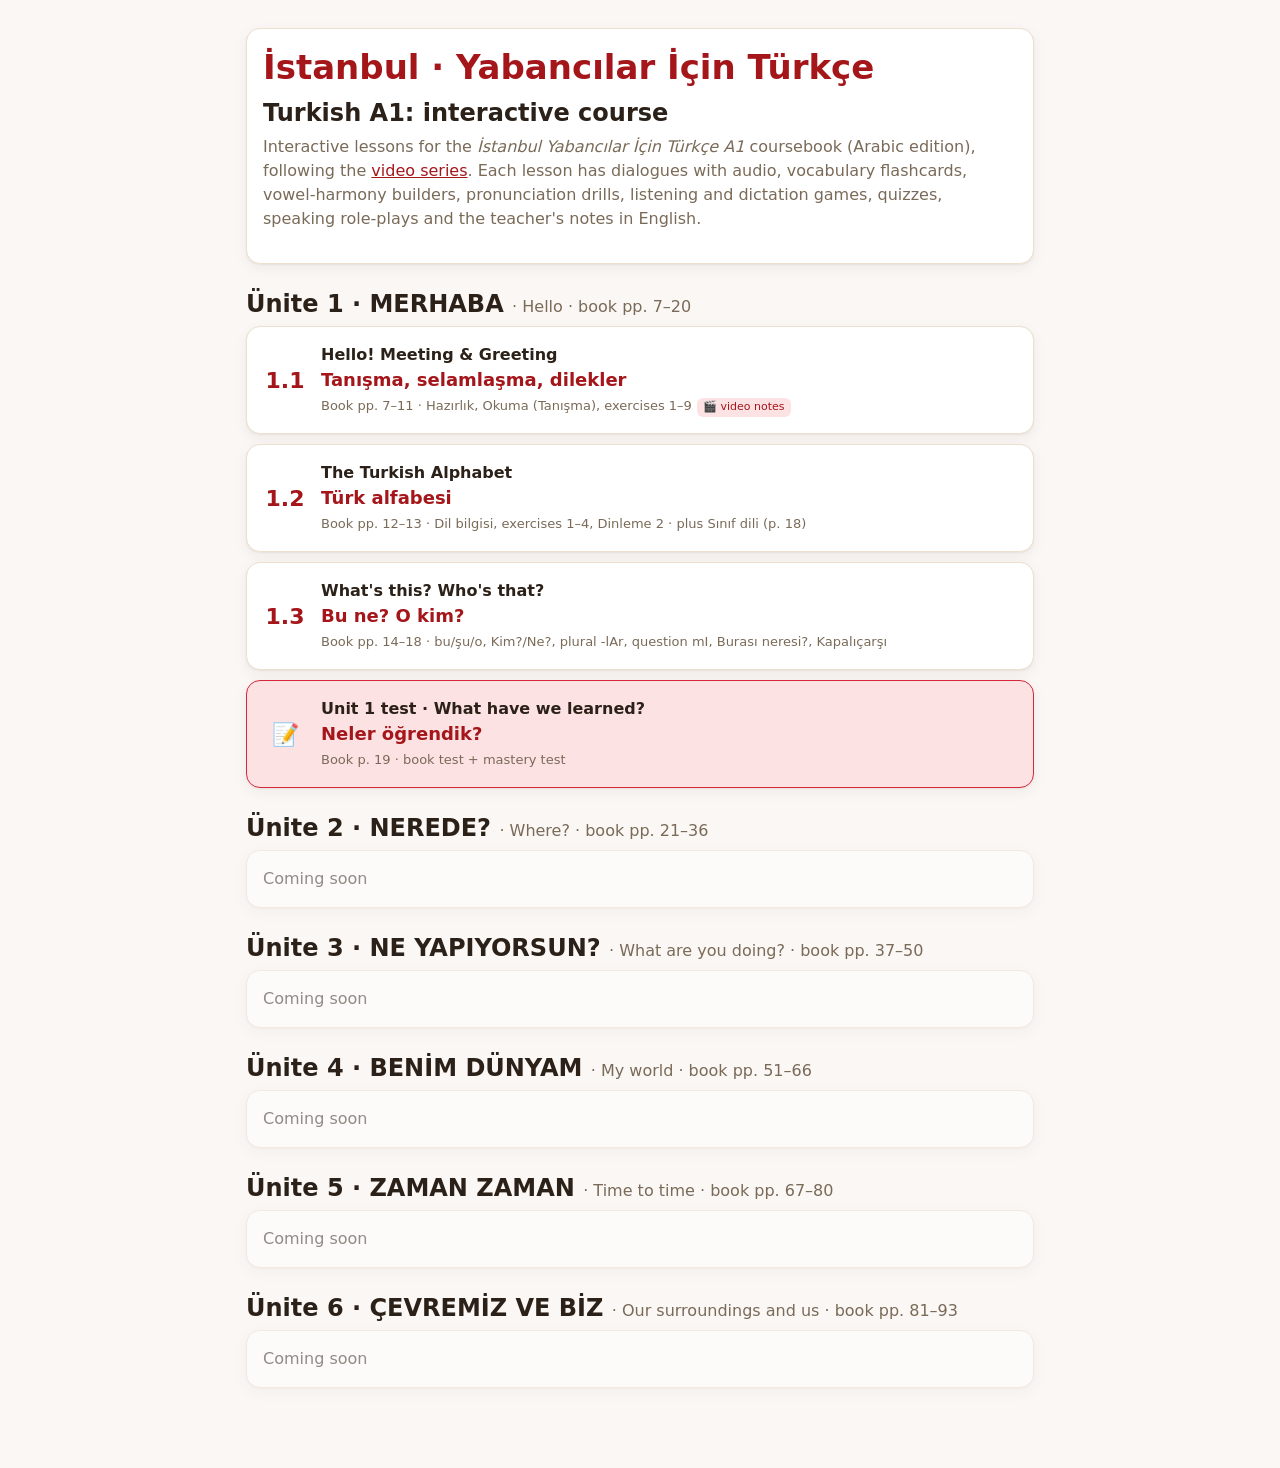
<file: docs/index.html>
<!DOCTYPE html>
<html lang="en"><head><meta charset="utf-8"><meta name="viewport" content="width=device-width,initial-scale=1">
<title>İstanbul Turkish A1 · Interactive course</title><link rel="preconnect" href="https://fonts.googleapis.com"><link rel="preconnect" href="https://fonts.gstatic.com" crossorigin><link href="https://fonts.googleapis.com/css2?family=Noto+Naskh+Arabic:wght@400;600&display=swap" rel="stylesheet"><style>:root{
  --bg:#faf7f5; --panel:#ffffff; --ink:#2b2118; --muted:#7a6a58; --line:#ecdfcc;
  --accent:#d62839; --accent-2:#a4161a; --accent-soft:#fde2e4;
  --good:#2f8a4f; --good-soft:#dff3e5; --bad:#c2402a; --bad-soft:#fbe3de;
  --m:#2f6db5; --m-soft:#e2eefb; --f:#a3407e; --f-soft:#f8e3f0;
  --radius:14px; --shadow:0 1px 2px rgba(60,40,10,.06),0 4px 14px rgba(60,40,10,.06);
  --ar:"Noto Naskh Arabic","Amiri","Traditional Arabic",serif;
  --ui:system-ui,-apple-system,"Segoe UI",Roboto,sans-serif;
}
@media (prefers-color-scheme:dark){:root{
  --bg:#1a1611; --panel:#241e17; --ink:#f3e9dc; --muted:#b4a28c; --line:#3a3027;
  --accent:#ef5b67; --accent-2:#ff8a93; --accent-soft:#3d1c20;
  --good:#5cc27f; --good-soft:#1d3324; --bad:#ef7a64; --bad-soft:#3d221d;
  --m:#7fb0ef; --m-soft:#1e2b3b; --f:#e38bc0; --f-soft:#3a2032;
  --shadow:none;
}}
*{box-sizing:border-box}
html,body{margin:0;background:var(--bg);color:var(--ink);font-family:var(--ui);line-height:1.5}
button{font:inherit;color:inherit;cursor:pointer}
a{color:var(--accent-2)}
.ar{font-family:var(--ar);direction:rtl;unicode-bidi:isolate;line-height:1.9}
.tk{font-weight:600;line-height:1.4}
.pr{color:var(--muted);font-style:italic;font-size:14px}
.en{color:var(--muted)}
.arg{display:none;font-family:var(--ar);direction:rtl;color:var(--accent-2);font-size:18px;line-height:1.7}
body.show-ar .arg{display:block}
body.no-pr .pr{display:none} body.no-en .en{display:none}
b.say{color:var(--accent-2);cursor:pointer;border-bottom:1px dotted var(--accent)}
b.say:hover{background:var(--accent-soft)}

/* header */
header.top{position:sticky;top:0;z-index:20;background:color-mix(in srgb,var(--bg) 92%,transparent);backdrop-filter:blur(8px);border-bottom:1px solid var(--line)}
.top-inner{max-width:1040px;margin:0 auto;padding:10px 16px;display:flex;gap:12px;align-items:center;flex-wrap:wrap}
.brand{display:flex;flex-direction:column;min-width:0;flex:1}
.brand small{color:var(--muted);font-size:12px}
.brand b{font-size:17px}
.toggles{display:flex;gap:6px;flex-wrap:wrap;align-items:center}
.chip{border:1px solid var(--line);background:var(--panel);border-radius:999px;padding:5px 11px;font-size:13px;display:inline-flex;gap:6px;align-items:center}
.chip.on{background:var(--accent-soft);border-color:var(--accent);color:var(--accent-2);font-weight:600}
.progress{height:4px;background:var(--line)} .progress>div{height:100%;background:var(--accent);transition:width .4s}

nav.tabs{max-width:1040px;margin:0 auto;padding:8px 12px 0;display:flex;gap:4px;overflow-x:auto;scrollbar-width:none}
nav.tabs::-webkit-scrollbar{display:none}
nav.tabs a{flex:none;text-decoration:none;color:var(--muted);padding:8px 12px;border-radius:10px 10px 0 0;font-size:14px;border-bottom:3px solid transparent;white-space:nowrap}
nav.tabs a.active{color:var(--ink);font-weight:600;border-bottom-color:var(--accent)}
nav.tabs a .tick{color:var(--good);margin-inline-start:4px}

main{max-width:1040px;margin:0 auto;padding:18px 16px 80px}
h2{margin:6px 0 4px;font-size:24px} h3{margin:18px 0 8px;font-size:18px}
.lead{color:var(--muted);margin:0 0 16px}
.card{background:var(--panel);border:1px solid var(--line);border-radius:var(--radius);padding:16px;box-shadow:var(--shadow)}
.stack>*+*{margin-top:14px}
.grid{display:grid;gap:12px;grid-template-columns:repeat(auto-fill,minmax(210px,1fr))}
.row{display:flex;gap:8px;flex-wrap:wrap;align-items:center}
.btn{border:1px solid var(--line);background:var(--panel);padding:8px 14px;border-radius:10px;font-weight:500}
.btn:hover{border-color:var(--accent)}
.btn.primary{background:var(--accent);border-color:var(--accent);color:#fff}
.btn.primary:hover{background:var(--accent-2)}
.btn.small{padding:4px 10px;font-size:13px}
.play{border:none;background:var(--accent-soft);color:var(--accent-2);width:34px;height:34px;border-radius:50%;flex:none;display:inline-grid;place-items:center;font-size:14px}
.play:hover{background:var(--accent);color:#fff}
.play.speaking{background:var(--accent);color:#fff;animation:pulse 1s infinite}
@keyframes pulse{50%{transform:scale(1.1)}}
.banner{background:var(--accent-soft);border:1px solid var(--accent);border-radius:12px;padding:10px 14px;font-size:14px;margin-bottom:14px}
.done-btn{margin-top:22px}

/* overview */
.hero{display:grid;grid-template-columns:1fr auto;gap:16px;align-items:center}
.hero .tk.big{font-size:38px;line-height:1.3;color:var(--accent-2)}
.goals li{margin:4px 0}
.path{display:grid;grid-template-columns:repeat(auto-fill,minmax(150px,1fr));gap:10px}
.path a{text-decoration:none;color:var(--ink)}
.path .step{padding:12px;border-radius:12px;border:1px solid var(--line);background:var(--panel);display:flex;gap:10px;align-items:center}
.path .step.done{border-color:var(--good);background:var(--good-soft)}
.path .num{width:28px;height:28px;border-radius:50%;background:var(--accent-soft);color:var(--accent-2);display:grid;place-items:center;font-weight:700;font-size:13px;flex:none}
.path .done .num{background:var(--good);color:#fff}

/* dialogue */
.dlg-head{display:flex;justify-content:space-between;gap:10px;align-items:center;flex-wrap:wrap}
.dlg-head .tk{font-size:18px}
.scene{display:flex;justify-content:center;gap:40px;margin:6px 0 4px}
.scene figure{margin:0;text-align:center;font-size:13px}
.scene figure figcaption{font-weight:600}
.bubbles{display:flex;flex-direction:column;gap:10px;margin-top:10px}
.bub{display:flex;gap:10px;align-items:flex-start;max-width:88%}
.bub.right{align-self:flex-end;flex-direction:row-reverse}
.bub .av{flex:none}
.bub .body{background:var(--bg);border:1px solid var(--line);border-radius:14px;padding:8px 12px;cursor:pointer;transition:background .2s}
.bub.right .body{text-align:left}
.bub .who{font-size:12px;color:var(--muted)}
.bub .tk.line{font-size:20px;display:block}
.bub.active .body{background:var(--accent-soft);border-color:var(--accent)}
.bub.m .who{color:var(--m)} .bub.f .who{color:var(--f)}
.hidetext .bub .tk.line,.hidetext .bub .en,.hidetext .bub .arg{filter:blur(7px)} .hidetext .bub.revealed .tk.line,.hidetext .bub.revealed .en,.hidetext .bub.revealed .arg{filter:none}
.shadow-cue{font-size:13px;color:var(--accent-2);font-weight:600;min-height:20px}

/* family tree */
.ftree{margin:12px 0;padding:12px;border-radius:12px;background:var(--bg);border:1px dashed var(--accent);text-align:center}
.ftree .label{font-size:12px;text-transform:uppercase;letter-spacing:.06em;color:var(--accent-2);font-weight:700;margin-bottom:8px}
.flevel{display:flex;flex-wrap:wrap;gap:8px;justify-content:center;direction:rtl}
.fline{width:2px;height:16px;background:var(--accent);margin:4px auto}
.fnode{border:2px solid var(--line);background:var(--panel);border-radius:12px;padding:4px 12px;display:flex;flex-direction:column;align-items:center;line-height:1.3}
.fnode .ar{font-size:20px}
.fnode small{color:var(--muted);font-size:11px;direction:ltr}
.fnode.m{border-color:var(--m)} .fnode.f{border-color:var(--f)}
.fnode.me{background:var(--accent-soft);border-color:var(--accent);font-weight:700}

/* vocab */
.filters{display:flex;gap:6px;flex-wrap:wrap;margin-bottom:12px}
.vcard{display:flex;flex-direction:column;gap:2px;position:relative}
.vcard .pic{font-size:30px;line-height:1.2}
.vcard .tk{font-size:22px}
.vcard .play{position:absolute;top:12px;right:12px}
.vcard .box{position:absolute;top:54px;right:14px;font-size:11px;color:var(--muted)}
.tag{display:inline-block;font-size:11px;background:var(--accent-soft);color:var(--accent-2);border-radius:6px;padding:1px 6px;margin-top:4px;width:max-content}

.flash-wrap{max-width:440px;margin:0 auto;text-align:center}
.flash{perspective:1000px;height:260px;cursor:pointer;margin:10px 0}
.flash-inner{position:relative;width:100%;height:100%;transition:transform .5s;transform-style:preserve-3d}
.flash.flipped .flash-inner{transform:rotateY(180deg)}
.flash .face{position:absolute;inset:0;backface-visibility:hidden;display:flex;flex-direction:column;align-items:center;justify-content:center;gap:6px;border-radius:18px;border:1px solid var(--line);background:var(--panel);box-shadow:var(--shadow);padding:16px}
.flash .back{transform:rotateY(180deg);background:var(--accent-soft)}
.flash .tk{font-size:34px}
.flash .pic{font-size:48px}

/* grammar */
.gblock h3{margin-top:0}
.gblock p{margin:8px 0}

table.g{border-collapse:collapse;width:100%;margin-top:10px}
table.g td,table.g th{border-bottom:1px solid var(--line);padding:8px;text-align:left}
table.g td.tkcell{font-size:19px;white-space:nowrap}
.widget{margin-top:14px;padding:14px;border-radius:12px;background:var(--bg);border:1px dashed var(--accent)}
.widget .label{font-size:12px;text-transform:uppercase;letter-spacing:.06em;color:var(--accent-2);font-weight:700;margin-bottom:8px}
.result{font-size:46px;text-align:center;margin:8px 0;min-height:80px}
.sfx{color:var(--accent-2)}
.sfx.m{color:var(--m)} .sfx.f{color:var(--f)}
.ncard{border:1px solid var(--line);background:var(--panel);border-radius:12px;padding:10px;text-align:center;cursor:pointer;user-select:none}
.ncard .flag{font-size:30px}
.ncard .tk{font-size:21px;display:block}
.ncard .stage{font-size:11px;color:var(--muted)}

/* sounds */
.letter{display:flex;gap:14px}
.letter .glyph{font-size:52px;font-weight:700;line-height:1;width:80px;height:80px;display:grid;place-items:center;border-radius:16px;background:var(--accent-soft);color:var(--accent-2);flex:none;cursor:pointer}
.ex{display:inline-flex;gap:6px;align-items:center;border:1px solid var(--line);border-radius:999px;padding:2px 4px 2px 12px;margin:3px;cursor:pointer;background:var(--panel)}
.ex .tk{font-size:17px}
.pair{display:grid;grid-template-columns:1fr auto 1fr;gap:10px;align-items:center}
.pair .side{text-align:center;padding:10px;border:1px solid var(--line);border-radius:12px;cursor:pointer;background:var(--panel)}
.pair .side .tk{font-size:28px;display:block}
.vs{color:var(--muted);font-size:12px;text-align:center}

/* quiz */
.quiz{max-width:640px;margin:0 auto}
.qhead{display:flex;justify-content:space-between;color:var(--muted);font-size:13px;margin-bottom:8px}
.qbar{height:6px;border-radius:6px;background:var(--line);overflow:hidden;margin-bottom:14px}.qbar>div{height:100%;background:var(--accent);transition:width .3s}
.qtext{font-size:18px;font-weight:600;margin-bottom:10px}
.qsentence{font-size:26px;text-align:center;margin:10px 0}
.qsentence .blank{display:inline-block;min-width:70px;border-bottom:3px solid var(--accent);color:var(--accent-2)}
.opts{display:grid;gap:8px}
.opt{text-align:start;border:2px solid var(--line);background:var(--panel);border-radius:12px;padding:10px 14px;font-size:16px}

.opt:hover:not(:disabled){border-color:var(--accent)}
.opt.correct{border-color:var(--good);background:var(--good-soft)}
.opt.wrong{border-color:var(--bad);background:var(--bad-soft)}
.feedback{margin-top:12px;padding:10px 14px;border-radius:12px;font-size:15px}
.feedback.good{background:var(--good-soft);color:var(--good)} .feedback.bad{background:var(--bad-soft);color:var(--bad)}
.feedback .ex-text{color:var(--ink);display:block;margin-top:4px}
.tiles{display:flex;flex-wrap:wrap;gap:8px;justify-content:center;min-height:56px;padding:8px;border-radius:12px}
.tiles.lines{flex-direction:column;align-items:stretch}.tiles.lines .tile{text-align:left;font-size:16px}
.tiles.answer{border:2px dashed var(--line);margin-bottom:8px}
.tile{font-size:19px;border:1px solid var(--line);background:var(--panel);border-radius:10px;padding:2px 14px}
.big-play{width:72px;height:72px;font-size:28px;margin:6px auto 14px;display:grid}
.score{font-size:48px;font-weight:800;text-align:center;color:var(--accent-2)}
.match{display:grid;grid-template-columns:1fr 1fr;gap:8px}
.match .mi{border:2px solid var(--line);background:var(--panel);border-radius:10px;padding:8px;text-align:center;min-height:52px}
.match .mi .tk{font-size:18px}
.match .mi.sel{border-color:var(--accent);background:var(--accent-soft)}
.match .mi.ok{border-color:var(--good);background:var(--good-soft);opacity:.55}
.match .mi.no{border-color:var(--bad);background:var(--bad-soft)}

/* speak */
.rp{display:flex;flex-direction:column;gap:10px}
.rec{display:flex;gap:8px;align-items:center;flex-wrap:wrap}
.rec .dot{width:10px;height:10px;border-radius:50%;background:var(--bad);animation:pulse 1s infinite}
.tipcard{display:flex;gap:12px}
.tipcard .ic{font-size:28px;flex:none}

.muted{color:var(--muted)}
footer{text-align:center;color:var(--muted);font-size:12px;padding:30px 16px}

/* tests */
.sortgrid{display:grid;grid-template-columns:repeat(6,1fr);gap:6px;margin-top:10px}
.scol{border:2px dashed var(--line);border-radius:12px;padding:6px;min-height:170px;display:flex;flex-direction:column;gap:4px;cursor:pointer}
.scol:hover{border-color:var(--accent)}
.shead{text-align:center;border-bottom:1px solid var(--line);padding-bottom:4px;display:flex;flex-direction:column}
.shead .ar{font-size:20px;font-weight:700} .shead small{color:var(--muted);font-size:11px}
.sitem{border:1px solid var(--line);background:var(--panel);border-radius:8px;padding:0 6px;text-align:center;display:flex;flex-direction:column}
.sitem .ar{font-size:19px} .sitem small{font-size:10px;color:var(--bad);direction:ltr}
.sitem.ex{opacity:.55;border-style:dashed}
.tile.sel{border-color:var(--accent);background:var(--accent-soft)}
.tile.x{border-color:var(--bad);background:var(--bad-soft);text-decoration:line-through}
.tile.ok,.sitem.ok{border-color:var(--good);background:var(--good-soft)}
.tile.no,.sitem.no{border-color:var(--bad);background:var(--bad-soft)}
.titems{padding-inline-start:22px;margin:6px 0} .titems li{margin:10px 0}
.qsent .tk{font-size:18px}
.qsent select{font-size:16px;max-width:100%;padding:2px 6px;border-radius:8px;border:2px solid var(--accent);background:var(--panel);color:var(--ink);margin:0 4px}
.qsent select.ok{border-color:var(--good);background:var(--good-soft)} .qsent select.no{border-color:var(--bad);background:var(--bad-soft)}
.blank{display:inline-block;min-width:60px;border-bottom:2px solid var(--accent);color:var(--accent-2);text-align:center}
.wrongw{text-decoration-color:var(--bad);text-decoration-thickness:2px}
.bank{background:var(--accent-soft);border-radius:10px;padding:8px 12px;text-align:center}
.bank .ar{font-size:20px}
.fb{font-size:14px;margin-top:2px}
.markbox{border:2px solid var(--accent);border-radius:10px;min-width:56px;text-align:center;display:flex;flex-direction:column;line-height:1.2;padding:4px}
.markbox .got{font-weight:800;font-size:18px;color:var(--accent-2);border-bottom:1px solid var(--line)} .markbox .of{font-size:13px;color:var(--muted)}
.tsec.full{border-color:var(--good)} .tsec.part{border-color:var(--accent)}
.test-link .n{font-size:22px}
@media (max-width:700px){.sortgrid{grid-template-columns:repeat(3,1fr)}}

/* index */
.book{margin-top:22px}
.lesson-link{display:flex;gap:14px;align-items:center;text-decoration:none;color:var(--ink)}
.lesson-link .n{font-size:22px;font-weight:800;color:var(--accent-2);width:44px;text-align:center}
.lesson-link .tk{font-size:18px;color:var(--accent-2)}
.soon{opacity:.5}
@media (max-width:600px){
  .hero{grid-template-columns:1fr}
  .bub{max-width:100%}
  .bub .tk.line{font-size:18px}
  .flash{height:230px}
}

/* Turkish additions */
u.lv{text-decoration-color:var(--accent);text-decoration-thickness:3px;font-weight:800}
.abc{display:grid;grid-template-columns:repeat(auto-fill,minmax(58px,1fr));gap:6px}
.abtn{border:2px solid var(--line);background:var(--panel);border-radius:10px;padding:6px 0;font-size:20px;font-weight:700}
.abtn.kv,.kv{border-color:var(--m);background:var(--m-soft);color:var(--m)}
.abtn.iv,.iv{border-color:var(--f);background:var(--f-soft);color:var(--f)}
.label .kv,.label .iv{border:1px solid;border-radius:6px;padding:0 6px;margin:0 2px}
.abtn.sel{outline:3px solid var(--accent)}
.dscene{display:flex;align-items:flex-end;margin:12px 0;padding:8px 12px;border-bottom:3px solid var(--line);min-height:60px}
.tin{font:inherit;font-size:18px;padding:8px 10px;border-radius:10px;border:2px solid var(--accent);background:var(--panel);color:var(--ink);min-width:120px}
.tin.ok{border-color:var(--good);background:var(--good-soft)} .tin.no{border-color:var(--bad);background:var(--bad-soft)}
.trkeys{margin:8px 0}.trkeys .chip{font-size:16px;font-weight:700;padding:4px 12px}
.tgrid{display:grid;grid-template-columns:repeat(auto-fill,minmax(260px,1fr));gap:4px 20px}
.mini{background:var(--bg);border-radius:10px;padding:8px 12px;border:1px solid var(--line)}
.opt-l{font-size:16px;text-align:left}
details.note summary{cursor:pointer;font-size:17px}
details.note p{margin:10px 0}
.goals li .say{font-weight:600}
.tgrid .qsent{display:flex;gap:6px;align-items:center}
.tgrid .tin{min-width:0;width:100%;flex:1}
</style></head>
<body><main style="max-width:820px">
<div class="card hero" style="margin-top:10px"><div><div class="tk big" style="font-size:34px;color:var(--accent-2)">İstanbul · Yabancılar İçin Türkçe</div>
<h2>Turkish A1: interactive course</h2>
<p class="lead">Interactive lessons for the <i>İstanbul Yabancılar İçin Türkçe A1</i> coursebook (Arabic edition), following the <a href="https://www.youtube.com/playlist?list=PLrwS96DaM7OEcN2imsuUzuf2Wlhd6Jsz-" target="_blank" rel="noopener">video series</a>. Each lesson has dialogues with audio, vocabulary flashcards, vowel-harmony builders, pronunciation drills, listening and dictation games, quizzes, speaking role-plays and the teacher's notes in English.</p></div></div>
<section class="book"><h2>Ünite 1 · MERHABA <span class="muted" style="font-size:16px;font-weight:400">· Hello · book pp. 7–20</span></h2><a class="card lesson-link" href="u1-01.html" style="margin-bottom:10px" data-id="u1-01"><span class="n">1.1</span><span style="flex:1"><b>Hello! Meeting &amp; Greeting</b><br><span class="tk">Tanışma, selamlaşma, dilekler</span><br><span class="muted" style="font-size:13px">Book pp. 7–11 · Hazırlık, Okuma (Tanışma), exercises 1–9</span> <span class="tag">🎬 video notes</span></span><span class="prog muted"></span></a><a class="card lesson-link" href="u1-02.html" style="margin-bottom:10px" data-id="u1-02"><span class="n">1.2</span><span style="flex:1"><b>The Turkish Alphabet</b><br><span class="tk">Türk alfabesi</span><br><span class="muted" style="font-size:13px">Book pp. 12–13 · Dil bilgisi, exercises 1–4, Dinleme 2 · plus Sınıf dili (p. 18)</span> </span><span class="prog muted"></span></a><a class="card lesson-link" href="u1-03.html" style="margin-bottom:10px" data-id="u1-03"><span class="n">1.3</span><span style="flex:1"><b>What&#x27;s this? Who&#x27;s that?</b><br><span class="tk">Bu ne? O kim?</span><br><span class="muted" style="font-size:13px">Book pp. 14–18 · bu/şu/o, Kim?/Ne?, plural -lAr, question mI, Burası neresi?, Kapalıçarşı</span> </span><span class="prog muted"></span></a><a class="card lesson-link test-link" href="u1-t1.html" style="margin-bottom:10px;border-color:var(--accent);background:var(--accent-soft)" data-test="u1-t1"><span class="n">📝</span><span style="flex:1"><b>Unit 1 test · What have we learned?</b><br><span class="tk">Neler öğrendik?</span><br><span class="muted" style="font-size:13px">Book p. 19 · book test + mastery test</span></span><span class="prog muted"></span></a></section><section class="book"><h2>Ünite 2 · NEREDE? <span class="muted" style="font-size:16px;font-weight:400">· Where? · book pp. 21–36</span></h2><div class="card soon">Coming soon</div></section><section class="book"><h2>Ünite 3 · NE YAPIYORSUN? <span class="muted" style="font-size:16px;font-weight:400">· What are you doing? · book pp. 37–50</span></h2><div class="card soon">Coming soon</div></section><section class="book"><h2>Ünite 4 · BENİM DÜNYAM <span class="muted" style="font-size:16px;font-weight:400">· My world · book pp. 51–66</span></h2><div class="card soon">Coming soon</div></section><section class="book"><h2>Ünite 5 · ZAMAN ZAMAN <span class="muted" style="font-size:16px;font-weight:400">· Time to time · book pp. 67–80</span></h2><div class="card soon">Coming soon</div></section><section class="book"><h2>Ünite 6 · ÇEVREMİZ VE BİZ <span class="muted" style="font-size:16px;font-weight:400">· Our surroundings and us · book pp. 81–93</span></h2><div class="card soon">Coming soon</div></section></main>
<script>
try{const S=JSON.parse(localStorage.getItem("turkish-course-v1")||"{}");
document.querySelectorAll("[data-id]").forEach(a=>{const l=(S.lessons||{})[a.dataset.id];if(!l)return;const n=Object.keys(l.done||{}).length;
a.querySelector(".prog").textContent=(n>=9?"✓ ":"")+n+"/9"+(l.best&&l.best.practice!=null?" · quiz "+l.best.practice+"%":"");});
document.querySelectorAll("[data-test]").forEach(a=>{const t=(S.tests||{})[a.dataset.test];if(!t||!t.attempts.length)return;const b=m=>{const x=t.attempts.filter(y=>y.mode===m);return x.length?Math.max(...x.map(y=>y.pct))+"%":"—"};
a.querySelector(".prog").textContent="book "+b("book")+" · mastery "+b("mastery");});}catch(e){}
</script></body></html>
</file>
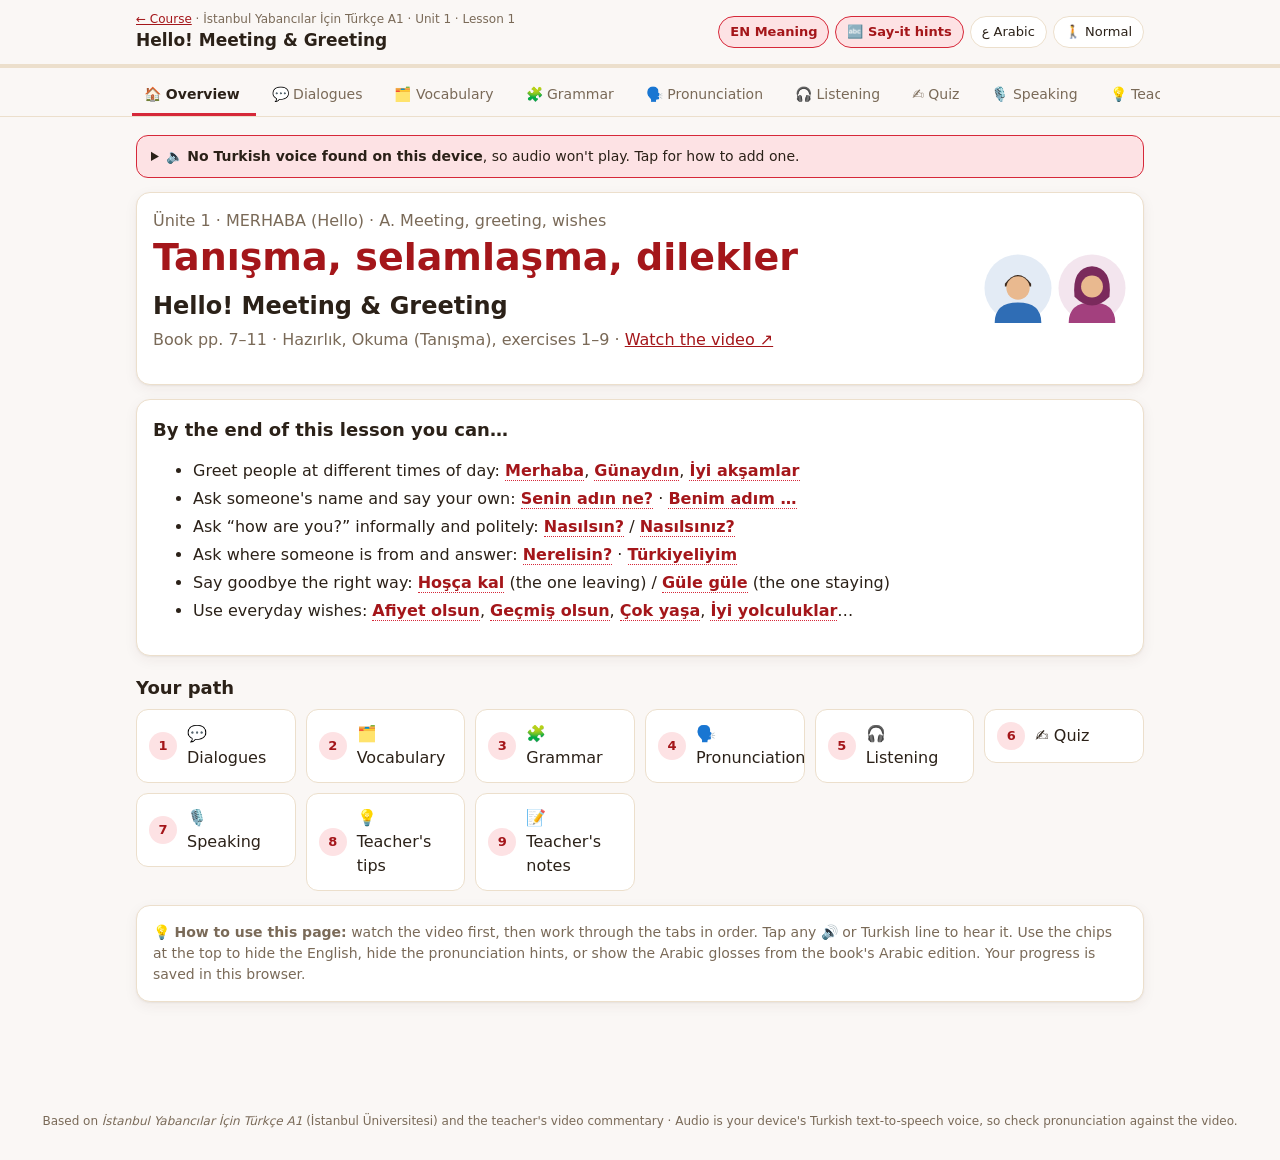
<file: docs/u1-01.html>
<!DOCTYPE html>
<html lang="en"><head><meta charset="utf-8"><meta name="viewport" content="width=device-width,initial-scale=1">
<title>Hello! Meeting &amp; Greeting · Turkish A1</title><link rel="preconnect" href="https://fonts.googleapis.com"><link rel="preconnect" href="https://fonts.gstatic.com" crossorigin><link href="https://fonts.googleapis.com/css2?family=Noto+Naskh+Arabic:wght@400;600&display=swap" rel="stylesheet"><style>:root{
  --bg:#faf7f5; --panel:#ffffff; --ink:#2b2118; --muted:#7a6a58; --line:#ecdfcc;
  --accent:#d62839; --accent-2:#a4161a; --accent-soft:#fde2e4;
  --good:#2f8a4f; --good-soft:#dff3e5; --bad:#c2402a; --bad-soft:#fbe3de;
  --m:#2f6db5; --m-soft:#e2eefb; --f:#a3407e; --f-soft:#f8e3f0;
  --radius:14px; --shadow:0 1px 2px rgba(60,40,10,.06),0 4px 14px rgba(60,40,10,.06);
  --ar:"Noto Naskh Arabic","Amiri","Traditional Arabic",serif;
  --ui:system-ui,-apple-system,"Segoe UI",Roboto,sans-serif;
}
@media (prefers-color-scheme:dark){:root{
  --bg:#1a1611; --panel:#241e17; --ink:#f3e9dc; --muted:#b4a28c; --line:#3a3027;
  --accent:#ef5b67; --accent-2:#ff8a93; --accent-soft:#3d1c20;
  --good:#5cc27f; --good-soft:#1d3324; --bad:#ef7a64; --bad-soft:#3d221d;
  --m:#7fb0ef; --m-soft:#1e2b3b; --f:#e38bc0; --f-soft:#3a2032;
  --shadow:none;
}}
*{box-sizing:border-box}
html,body{margin:0;background:var(--bg);color:var(--ink);font-family:var(--ui);line-height:1.5}
button{font:inherit;color:inherit;cursor:pointer}
a{color:var(--accent-2)}
.ar{font-family:var(--ar);direction:rtl;unicode-bidi:isolate;line-height:1.9}
.tk{font-weight:600;line-height:1.4}
.pr{color:var(--muted);font-style:italic;font-size:14px}
.en{color:var(--muted)}
.arg{display:none;font-family:var(--ar);direction:rtl;color:var(--accent-2);font-size:18px;line-height:1.7}
body.show-ar .arg{display:block}
body.no-pr .pr{display:none} body.no-en .en{display:none}
b.say{color:var(--accent-2);cursor:pointer;border-bottom:1px dotted var(--accent)}
b.say:hover{background:var(--accent-soft)}

/* header */
header.top{position:sticky;top:0;z-index:20;background:color-mix(in srgb,var(--bg) 92%,transparent);backdrop-filter:blur(8px);border-bottom:1px solid var(--line)}
.top-inner{max-width:1040px;margin:0 auto;padding:10px 16px;display:flex;gap:12px;align-items:center;flex-wrap:wrap}
.brand{display:flex;flex-direction:column;min-width:0;flex:1}
.brand small{color:var(--muted);font-size:12px}
.brand b{font-size:17px}
.toggles{display:flex;gap:6px;flex-wrap:wrap;align-items:center}
.chip{border:1px solid var(--line);background:var(--panel);border-radius:999px;padding:5px 11px;font-size:13px;display:inline-flex;gap:6px;align-items:center}
.chip.on{background:var(--accent-soft);border-color:var(--accent);color:var(--accent-2);font-weight:600}
.progress{height:4px;background:var(--line)} .progress>div{height:100%;background:var(--accent);transition:width .4s}

nav.tabs{max-width:1040px;margin:0 auto;padding:8px 12px 0;display:flex;gap:4px;overflow-x:auto;scrollbar-width:none}
nav.tabs::-webkit-scrollbar{display:none}
nav.tabs a{flex:none;text-decoration:none;color:var(--muted);padding:8px 12px;border-radius:10px 10px 0 0;font-size:14px;border-bottom:3px solid transparent;white-space:nowrap}
nav.tabs a.active{color:var(--ink);font-weight:600;border-bottom-color:var(--accent)}
nav.tabs a .tick{color:var(--good);margin-inline-start:4px}

main{max-width:1040px;margin:0 auto;padding:18px 16px 80px}
h2{margin:6px 0 4px;font-size:24px} h3{margin:18px 0 8px;font-size:18px}
.lead{color:var(--muted);margin:0 0 16px}
.card{background:var(--panel);border:1px solid var(--line);border-radius:var(--radius);padding:16px;box-shadow:var(--shadow)}
.stack>*+*{margin-top:14px}
.grid{display:grid;gap:12px;grid-template-columns:repeat(auto-fill,minmax(210px,1fr))}
.row{display:flex;gap:8px;flex-wrap:wrap;align-items:center}
.btn{border:1px solid var(--line);background:var(--panel);padding:8px 14px;border-radius:10px;font-weight:500}
.btn:hover{border-color:var(--accent)}
.btn.primary{background:var(--accent);border-color:var(--accent);color:#fff}
.btn.primary:hover{background:var(--accent-2)}
.btn.small{padding:4px 10px;font-size:13px}
.play{border:none;background:var(--accent-soft);color:var(--accent-2);width:34px;height:34px;border-radius:50%;flex:none;display:inline-grid;place-items:center;font-size:14px}
.play:hover{background:var(--accent);color:#fff}
.play.speaking{background:var(--accent);color:#fff;animation:pulse 1s infinite}
@keyframes pulse{50%{transform:scale(1.1)}}
.banner{background:var(--accent-soft);border:1px solid var(--accent);border-radius:12px;padding:10px 14px;font-size:14px;margin-bottom:14px}
.done-btn{margin-top:22px}

/* overview */
.hero{display:grid;grid-template-columns:1fr auto;gap:16px;align-items:center}
.hero .tk.big{font-size:38px;line-height:1.3;color:var(--accent-2)}
.goals li{margin:4px 0}
.path{display:grid;grid-template-columns:repeat(auto-fill,minmax(150px,1fr));gap:10px}
.path a{text-decoration:none;color:var(--ink)}
.path .step{padding:12px;border-radius:12px;border:1px solid var(--line);background:var(--panel);display:flex;gap:10px;align-items:center}
.path .step.done{border-color:var(--good);background:var(--good-soft)}
.path .num{width:28px;height:28px;border-radius:50%;background:var(--accent-soft);color:var(--accent-2);display:grid;place-items:center;font-weight:700;font-size:13px;flex:none}
.path .done .num{background:var(--good);color:#fff}

/* dialogue */
.dlg-head{display:flex;justify-content:space-between;gap:10px;align-items:center;flex-wrap:wrap}
.dlg-head .tk{font-size:18px}
.scene{display:flex;justify-content:center;gap:40px;margin:6px 0 4px}
.scene figure{margin:0;text-align:center;font-size:13px}
.scene figure figcaption{font-weight:600}
.bubbles{display:flex;flex-direction:column;gap:10px;margin-top:10px}
.bub{display:flex;gap:10px;align-items:flex-start;max-width:88%}
.bub.right{align-self:flex-end;flex-direction:row-reverse}
.bub .av{flex:none}
.bub .body{background:var(--bg);border:1px solid var(--line);border-radius:14px;padding:8px 12px;cursor:pointer;transition:background .2s}
.bub.right .body{text-align:left}
.bub .who{font-size:12px;color:var(--muted)}
.bub .tk.line{font-size:20px;display:block}
.bub.active .body{background:var(--accent-soft);border-color:var(--accent)}
.bub.m .who{color:var(--m)} .bub.f .who{color:var(--f)}
.hidetext .bub .tk.line,.hidetext .bub .en,.hidetext .bub .arg{filter:blur(7px)} .hidetext .bub.revealed .tk.line,.hidetext .bub.revealed .en,.hidetext .bub.revealed .arg{filter:none}
.shadow-cue{font-size:13px;color:var(--accent-2);font-weight:600;min-height:20px}

/* family tree */
.ftree{margin:12px 0;padding:12px;border-radius:12px;background:var(--bg);border:1px dashed var(--accent);text-align:center}
.ftree .label{font-size:12px;text-transform:uppercase;letter-spacing:.06em;color:var(--accent-2);font-weight:700;margin-bottom:8px}
.flevel{display:flex;flex-wrap:wrap;gap:8px;justify-content:center;direction:rtl}
.fline{width:2px;height:16px;background:var(--accent);margin:4px auto}
.fnode{border:2px solid var(--line);background:var(--panel);border-radius:12px;padding:4px 12px;display:flex;flex-direction:column;align-items:center;line-height:1.3}
.fnode .ar{font-size:20px}
.fnode small{color:var(--muted);font-size:11px;direction:ltr}
.fnode.m{border-color:var(--m)} .fnode.f{border-color:var(--f)}
.fnode.me{background:var(--accent-soft);border-color:var(--accent);font-weight:700}

/* vocab */
.filters{display:flex;gap:6px;flex-wrap:wrap;margin-bottom:12px}
.vcard{display:flex;flex-direction:column;gap:2px;position:relative}
.vcard .pic{font-size:30px;line-height:1.2}
.vcard .tk{font-size:22px}
.vcard .play{position:absolute;top:12px;right:12px}
.vcard .box{position:absolute;top:54px;right:14px;font-size:11px;color:var(--muted)}
.tag{display:inline-block;font-size:11px;background:var(--accent-soft);color:var(--accent-2);border-radius:6px;padding:1px 6px;margin-top:4px;width:max-content}

.flash-wrap{max-width:440px;margin:0 auto;text-align:center}
.flash{perspective:1000px;height:260px;cursor:pointer;margin:10px 0}
.flash-inner{position:relative;width:100%;height:100%;transition:transform .5s;transform-style:preserve-3d}
.flash.flipped .flash-inner{transform:rotateY(180deg)}
.flash .face{position:absolute;inset:0;backface-visibility:hidden;display:flex;flex-direction:column;align-items:center;justify-content:center;gap:6px;border-radius:18px;border:1px solid var(--line);background:var(--panel);box-shadow:var(--shadow);padding:16px}
.flash .back{transform:rotateY(180deg);background:var(--accent-soft)}
.flash .tk{font-size:34px}
.flash .pic{font-size:48px}

/* grammar */
.gblock h3{margin-top:0}
.gblock p{margin:8px 0}

table.g{border-collapse:collapse;width:100%;margin-top:10px}
table.g td,table.g th{border-bottom:1px solid var(--line);padding:8px;text-align:left}
table.g td.tkcell{font-size:19px;white-space:nowrap}
.widget{margin-top:14px;padding:14px;border-radius:12px;background:var(--bg);border:1px dashed var(--accent)}
.widget .label{font-size:12px;text-transform:uppercase;letter-spacing:.06em;color:var(--accent-2);font-weight:700;margin-bottom:8px}
.result{font-size:46px;text-align:center;margin:8px 0;min-height:80px}
.sfx{color:var(--accent-2)}
.sfx.m{color:var(--m)} .sfx.f{color:var(--f)}
.ncard{border:1px solid var(--line);background:var(--panel);border-radius:12px;padding:10px;text-align:center;cursor:pointer;user-select:none}
.ncard .flag{font-size:30px}
.ncard .tk{font-size:21px;display:block}
.ncard .stage{font-size:11px;color:var(--muted)}

/* sounds */
.letter{display:flex;gap:14px}
.letter .glyph{font-size:52px;font-weight:700;line-height:1;width:80px;height:80px;display:grid;place-items:center;border-radius:16px;background:var(--accent-soft);color:var(--accent-2);flex:none;cursor:pointer}
.ex{display:inline-flex;gap:6px;align-items:center;border:1px solid var(--line);border-radius:999px;padding:2px 4px 2px 12px;margin:3px;cursor:pointer;background:var(--panel)}
.ex .tk{font-size:17px}
.pair{display:grid;grid-template-columns:1fr auto 1fr;gap:10px;align-items:center}
.pair .side{text-align:center;padding:10px;border:1px solid var(--line);border-radius:12px;cursor:pointer;background:var(--panel)}
.pair .side .tk{font-size:28px;display:block}
.vs{color:var(--muted);font-size:12px;text-align:center}

/* quiz */
.quiz{max-width:640px;margin:0 auto}
.qhead{display:flex;justify-content:space-between;color:var(--muted);font-size:13px;margin-bottom:8px}
.qbar{height:6px;border-radius:6px;background:var(--line);overflow:hidden;margin-bottom:14px}.qbar>div{height:100%;background:var(--accent);transition:width .3s}
.qtext{font-size:18px;font-weight:600;margin-bottom:10px}
.qsentence{font-size:26px;text-align:center;margin:10px 0}
.qsentence .blank{display:inline-block;min-width:70px;border-bottom:3px solid var(--accent);color:var(--accent-2)}
.opts{display:grid;gap:8px}
.opt{text-align:start;border:2px solid var(--line);background:var(--panel);border-radius:12px;padding:10px 14px;font-size:16px}

.opt:hover:not(:disabled){border-color:var(--accent)}
.opt.correct{border-color:var(--good);background:var(--good-soft)}
.opt.wrong{border-color:var(--bad);background:var(--bad-soft)}
.feedback{margin-top:12px;padding:10px 14px;border-radius:12px;font-size:15px}
.feedback.good{background:var(--good-soft);color:var(--good)} .feedback.bad{background:var(--bad-soft);color:var(--bad)}
.feedback .ex-text{color:var(--ink);display:block;margin-top:4px}
.tiles{display:flex;flex-wrap:wrap;gap:8px;justify-content:center;min-height:56px;padding:8px;border-radius:12px}
.tiles.lines{flex-direction:column;align-items:stretch}.tiles.lines .tile{text-align:left;font-size:16px}
.tiles.answer{border:2px dashed var(--line);margin-bottom:8px}
.tile{font-size:19px;border:1px solid var(--line);background:var(--panel);border-radius:10px;padding:2px 14px}
.big-play{width:72px;height:72px;font-size:28px;margin:6px auto 14px;display:grid}
.score{font-size:48px;font-weight:800;text-align:center;color:var(--accent-2)}
.match{display:grid;grid-template-columns:1fr 1fr;gap:8px}
.match .mi{border:2px solid var(--line);background:var(--panel);border-radius:10px;padding:8px;text-align:center;min-height:52px}
.match .mi .tk{font-size:18px}
.match .mi.sel{border-color:var(--accent);background:var(--accent-soft)}
.match .mi.ok{border-color:var(--good);background:var(--good-soft);opacity:.55}
.match .mi.no{border-color:var(--bad);background:var(--bad-soft)}

/* speak */
.rp{display:flex;flex-direction:column;gap:10px}
.rec{display:flex;gap:8px;align-items:center;flex-wrap:wrap}
.rec .dot{width:10px;height:10px;border-radius:50%;background:var(--bad);animation:pulse 1s infinite}
.tipcard{display:flex;gap:12px}
.tipcard .ic{font-size:28px;flex:none}

.muted{color:var(--muted)}
footer{text-align:center;color:var(--muted);font-size:12px;padding:30px 16px}

/* tests */
.sortgrid{display:grid;grid-template-columns:repeat(6,1fr);gap:6px;margin-top:10px}
.scol{border:2px dashed var(--line);border-radius:12px;padding:6px;min-height:170px;display:flex;flex-direction:column;gap:4px;cursor:pointer}
.scol:hover{border-color:var(--accent)}
.shead{text-align:center;border-bottom:1px solid var(--line);padding-bottom:4px;display:flex;flex-direction:column}
.shead .ar{font-size:20px;font-weight:700} .shead small{color:var(--muted);font-size:11px}
.sitem{border:1px solid var(--line);background:var(--panel);border-radius:8px;padding:0 6px;text-align:center;display:flex;flex-direction:column}
.sitem .ar{font-size:19px} .sitem small{font-size:10px;color:var(--bad);direction:ltr}
.sitem.ex{opacity:.55;border-style:dashed}
.tile.sel{border-color:var(--accent);background:var(--accent-soft)}
.tile.x{border-color:var(--bad);background:var(--bad-soft);text-decoration:line-through}
.tile.ok,.sitem.ok{border-color:var(--good);background:var(--good-soft)}
.tile.no,.sitem.no{border-color:var(--bad);background:var(--bad-soft)}
.titems{padding-inline-start:22px;margin:6px 0} .titems li{margin:10px 0}
.qsent .tk{font-size:18px}
.qsent select{font-size:16px;max-width:100%;padding:2px 6px;border-radius:8px;border:2px solid var(--accent);background:var(--panel);color:var(--ink);margin:0 4px}
.qsent select.ok{border-color:var(--good);background:var(--good-soft)} .qsent select.no{border-color:var(--bad);background:var(--bad-soft)}
.blank{display:inline-block;min-width:60px;border-bottom:2px solid var(--accent);color:var(--accent-2);text-align:center}
.wrongw{text-decoration-color:var(--bad);text-decoration-thickness:2px}
.bank{background:var(--accent-soft);border-radius:10px;padding:8px 12px;text-align:center}
.bank .ar{font-size:20px}
.fb{font-size:14px;margin-top:2px}
.markbox{border:2px solid var(--accent);border-radius:10px;min-width:56px;text-align:center;display:flex;flex-direction:column;line-height:1.2;padding:4px}
.markbox .got{font-weight:800;font-size:18px;color:var(--accent-2);border-bottom:1px solid var(--line)} .markbox .of{font-size:13px;color:var(--muted)}
.tsec.full{border-color:var(--good)} .tsec.part{border-color:var(--accent)}
.test-link .n{font-size:22px}
@media (max-width:700px){.sortgrid{grid-template-columns:repeat(3,1fr)}}

/* index */
.book{margin-top:22px}
.lesson-link{display:flex;gap:14px;align-items:center;text-decoration:none;color:var(--ink)}
.lesson-link .n{font-size:22px;font-weight:800;color:var(--accent-2);width:44px;text-align:center}
.lesson-link .tk{font-size:18px;color:var(--accent-2)}
.soon{opacity:.5}
@media (max-width:600px){
  .hero{grid-template-columns:1fr}
  .bub{max-width:100%}
  .bub .tk.line{font-size:18px}
  .flash{height:230px}
}

/* Turkish additions */
u.lv{text-decoration-color:var(--accent);text-decoration-thickness:3px;font-weight:800}
.abc{display:grid;grid-template-columns:repeat(auto-fill,minmax(58px,1fr));gap:6px}
.abtn{border:2px solid var(--line);background:var(--panel);border-radius:10px;padding:6px 0;font-size:20px;font-weight:700}
.abtn.kv,.kv{border-color:var(--m);background:var(--m-soft);color:var(--m)}
.abtn.iv,.iv{border-color:var(--f);background:var(--f-soft);color:var(--f)}
.label .kv,.label .iv{border:1px solid;border-radius:6px;padding:0 6px;margin:0 2px}
.abtn.sel{outline:3px solid var(--accent)}
.dscene{display:flex;align-items:flex-end;margin:12px 0;padding:8px 12px;border-bottom:3px solid var(--line);min-height:60px}
.tin{font:inherit;font-size:18px;padding:8px 10px;border-radius:10px;border:2px solid var(--accent);background:var(--panel);color:var(--ink);min-width:120px}
.tin.ok{border-color:var(--good);background:var(--good-soft)} .tin.no{border-color:var(--bad);background:var(--bad-soft)}
.trkeys{margin:8px 0}.trkeys .chip{font-size:16px;font-weight:700;padding:4px 12px}
.tgrid{display:grid;grid-template-columns:repeat(auto-fill,minmax(260px,1fr));gap:4px 20px}
.mini{background:var(--bg);border-radius:10px;padding:8px 12px;border:1px solid var(--line)}
.opt-l{font-size:16px;text-align:left}
details.note summary{cursor:pointer;font-size:17px}
details.note p{margin:10px 0}
.goals li .say{font-weight:600}
.tgrid .qsent{display:flex;gap:6px;align-items:center}
.tgrid .tin{min-width:0;width:100%;flex:1}
</style></head>
<body><script>window.LESSONS=[];window.COURSE_HOME="index.html";</script><script>// Unit 1 · Lesson 1 — 1A Tanışma, selamlaşma, dilekler (book pp. 7–11) · Video 1
// Source: İstanbul Yabancılar İçin Türkçe A1 (Arabic edition) + the teacher's video commentary (lesson 1 transcript, translated from Arabic)
LESSONS.push({
  id: "u1-01",
  unit: 1,
  num: 1,
  unitEn: "Ünite 1 · MERHABA (Hello) · A. Meeting, greeting, wishes",
  title: "Hello! Meeting & Greeting",
  titleTr: "Tanışma, selamlaşma, dilekler",
  covers: "Book pp. 7–11 · Hazırlık, Okuma (Tanışma), exercises 1–9",
  video: "https://www.youtube.com/watch?v=1x563pddmQk&list=PLrwS96DaM7OEcN2imsuUzuf2Wlhd6Jsz-",
  goals: [
    "Greet people at different times of day: [[Merhaba]], [[Günaydın]], [[İyi akşamlar]]",
    "Ask someone's name and say your own: [[Senin adın ne?]] · [[Benim adım …|Benim adım …]]",
    "Ask “how are you?” informally and politely: [[Nasılsın?]] / [[Nasılsınız?]]",
    "Ask where someone is from and answer: [[Nerelisin?]] · [[Türkiyeliyim]]",
    "Say goodbye the right way: [[Hoşça kal]] (the one leaving) / [[Güle güle]] (the one staying)",
    "Use everyday wishes: [[Afiyet olsun]], [[Geçmiş olsun]], [[Çok yaşa]], [[İyi yolculuklar]]…"
  ],

  dialogues: [
    {
      id: "d1", title: "Ali & Murat", titleTr: "Tanışma", note: "Two young men meet for the first time. (p. 8)",
      people: { "Ali": "m1", "Murat": "m2" },
      lines: [
        ["Ali", "Merhaba, benim adım Ali. Senin adın ne?", "Hello, my name is Ali. What's your name?", "مرحبًا، اسمي علي. ما اسمك؟"],
        ["Murat", "Benim adım Murat.", "My name is Murat.", "اسمي مراد."],
        ["Ali", "Memnun oldum.", "Pleased to meet you.", "تشرّفت."],
        ["Murat", "Ben de memnun oldum.", "Pleased to meet you too. (lit. I too was pleased)", "وأنا أيضًا تشرّفت."]
      ]
    },
    {
      id: "d2", title: "Dilek & Zeynep", note: "Two friends. [[Selam]] is the short, friendly “hi”. (p. 8)",
      people: { "Dilek": "f1", "Zeynep": "f2" },
      lines: [
        ["Dilek", "Selam Zeynep! Nasılsın?", "Hi Zeynep! How are you?", "سلام يا زينب! كيف حالك؟"],
        ["Zeynep", "İyiyim, teşekkür ederim. Sen nasılsın?", "I'm fine, thank you. How are you?", "أنا بخير، شكرًا. وأنتِ كيف حالك؟"],
        ["Dilek", "Teşekkürler, ben de iyiyim.", "Thanks, I'm fine too.", "شكرًا، وأنا أيضًا بخير."]
      ]
    },
    {
      id: "d3", title: "Hannah & Austin", note: "Where are you from? Add -lI to the country, then -(y)Im for “I am”. (p. 8)",
      people: { "Hannah": "f3", "Austin": "m3" },
      lines: [
        ["Hannah", "Nerelisin?", "Where are you from?", "من أين أنت؟"],
        ["Austin", "Nijeryalıyım. Sen nerelisin?", "I'm from Nigeria. Where are you from?", "أنا من نيجيريا. وأنتِ من أين؟"],
        ["Hannah", "Ben Almanyalıyım.", "I'm from Germany.", "أنا من ألمانيا."]
      ]
    },
    {
      id: "d4", title: "Can & the teacher", note: "A pupil greets his teacher politely with [[nasılsınız]]; the teacher answers with the friendly [[sen]]. (p. 8)",
      people: { "Can": "m5", "Öğretmen": "f4" },
      lines: [
        ["Can", "Günaydın öğretmenim, nasılsınız?", "Good morning, teacher (lit. my teacher), how are you?", "صباح الخير يا معلّمتي، كيف حال حضرتك؟"],
        ["Öğretmen", "Günaydın Can, iyiyim, sen nasılsın?", "Good morning Can, I'm fine, how are you?", "صباح الخير يا جان، أنا بخير، وأنت كيف حالك؟"],
        ["Can", "Teşekkür ederim, ben de iyiyim.", "Thank you, I'm fine too.", "شكرًا، وأنا أيضًا بخير."]
      ]
    },
    {
      id: "d5", title: "Pınar Hanım & Levent Bey", note: "A formal conversation: [[Hanım]] and [[Bey]] go after the first name, and both speakers use [[siz]]. (p. 9)",
      people: { "Pınar Hanım": "f5", "Levent Bey": "m4" },
      lines: [
        ["Pınar Hanım", "Nasılsınız Levent Bey?", "How are you, Mr Levent?", "كيف حال حضرتك يا سيد لَوَنت؟"],
        ["Levent Bey", "Teşekkür ederim, iyiyim. Siz nasılsınız?", "Thank you, I'm fine. How are you?", "شكرًا، أنا بخير. وحضرتكِ كيف حالك؟"],
        ["Pınar Hanım", "Teşekkürler, ben de iyiyim.", "Thanks, I'm fine too.", "شكرًا، وأنا أيضًا بخير."]
      ]
    },
    {
      id: "d6", title: "Öznur & Sinem", note: "Casual: [[Ne haber?]] “what's the news?” → [[İyilik]] “all good”. (p. 9)",
      people: { "Öznur": "f1", "Sinem": "f3" },
      lines: [
        ["Öznur", "Ne haber Sinem?", "What's new, Sinem? / How's it going?", "ما الأخبار يا سينَم؟"],
        ["Sinem", "İyilik, senden ne haber?", "All good. What's new with you?", "بخير، وأنتِ ما أخبارك؟"],
        ["Öznur", "Sağ ol, benden de iyilik.", "Thanks, all good with me too.", "تسلمي، وأنا أيضًا بخير."]
      ]
    },
    {
      id: "d7", title: "Nihan & Mete", note: "[[Ne var ne yok?]] is literally “what is there, what isn't?” = what's up? (p. 9)",
      people: { "Nihan": "f2", "Mete": "m2" },
      lines: [
        ["Nihan", "Ne var ne yok Mete?", "What's up, Mete?", "ما الجديد يا مِتِه؟"],
        ["Mete", "Eh işte, fena değil. Sende ne var ne yok?", "So-so, not bad. What's up with you?", "ماشي الحال، لا بأس. وأنتِ ما الجديد عندك؟"],
        ["Nihan", "İyilik sağlık.", "All well, all healthy.", "الصحة والعافية."]
      ]
    },
    {
      id: "d8", title: "Aysel & Leyla", note: "Saying goodbye: the one leaving says [[Hoşça kal]], the one staying answers [[Güle güle]]. (p. 9)",
      people: { "Aysel": "f4", "Leyla": "f5" },
      lines: [
        ["Aysel", "Hoşça kal Leyla.", "Bye, Leyla. (lit. stay well)", "ابقَي بخير يا ليلى."],
        ["Leyla", "Güle güle. Sonra görüşürüz.", "Bye-bye (lit. go smiling). See you later.", "مع السلامة. نلتقي لاحقًا."],
        ["Aysel", "Görüşürüz.", "See you.", "نلتقي."]
      ]
    },
    {
      id: "d9", title: "The teacher & Martin", note: "Everything together: name, how are you, where from, and the welcome pair [[Hoş geldin]] → [[Hoş bulduk]]. (p. 9)",
      people: { "Öğretmen": "f2", "Martin": "m1" },
      lines: [
        ["Öğretmen", "Merhaba! Senin adın ne?", "Hello! What's your name?"],
        ["Martin", "Merhaba! Benim adım Martin. Sizin adınız ne?", "Hello! My name is Martin. What's your name? (polite)"],
        ["Öğretmen", "Benim adım Filiz. Memnun oldum.", "My name is Filiz. Pleased to meet you."],
        ["Martin", "Ben de memnun oldum.", "Pleased to meet you too."],
        ["Öğretmen", "Nasılsın?", "How are you?"],
        ["Martin", "Teşekkür ederim, iyiyim. Siz nasılsınız?", "Thank you, I'm fine. How are you? (polite)"],
        ["Öğretmen", "Teşekkürler, ben de iyiyim. Nerelisin Martin?", "Thanks, I'm fine too. Where are you from, Martin?"],
        ["Martin", "İspanyalıyım.", "I'm from Spain."],
        ["Öğretmen", "Hoş geldin.", "Welcome."],
        ["Martin", "Hoş bulduk.", "Glad to be here. (the fixed reply to Hoş geldin)"]
      ]
    },
    {
      id: "d10", title: "Ümit & Aslı (exercise 1, in order)", note: "The book's exercise 1 asks you to put this dialogue in order. Try it first in the Quiz tab, then check it here. (p. 9)",
      people: { "Ümit": "m3", "Aslı": "f1" },
      lines: [
        ["Ümit", "Merhaba! Benim adım Ümit, senin adın ne?", "Hello! My name is Ümit, what's yours?"],
        ["Aslı", "Merhaba! Benim adım Aslı.", "Hello! My name is Aslı."],
        ["Ümit", "Memnun oldum.", "Pleased to meet you."],
        ["Aslı", "Ben de memnun oldum.", "Pleased to meet you too."],
        ["Ümit", "Nasılsın Aslı?", "How are you, Aslı?"],
        ["Aslı", "Teşekkürler, iyiyim, sen nasılsın?", "Thanks, I'm fine, how are you?"],
        ["Ümit", "Sağ ol, ben de iyiyim.", "Thanks, I'm fine too."],
        ["Aslı", "Görüşmek üzere. Hoşça kal.", "See you soon. Bye."],
        ["Ümit", "Görüşürüz. Güle güle.", "See you. Bye-bye."]
      ]
    }
  ],

  // t: Turkish · pr: say-it hint (CAPS = stressed syllable) · ar: gloss from the book's Arabic edition
  vocab: [
    { t: "Merhaba", pr: "mer-ha-BA", en: "hello", ar: "مرحبًا", pic: "👋", cat: "Greetings" },
    { t: "Selam", pr: "se-LAM", en: "hi (casual)", ar: "سلام", pic: "✋", cat: "Greetings", extra: true },
    { t: "Günaydın", pr: "gyoo-nai-DUN", en: "good morning", ar: "صباح الخير", pic: "🌅", cat: "Greetings" },
    { t: "İyi günler", pr: "ee-YEE gyoon-LER", en: "good day / have a nice day", ar: "نهارك سعيد", pic: "☀️", cat: "Greetings" },
    { t: "İyi akşamlar", pr: "ee-YEE ak-sham-LAR", en: "good evening", ar: "مساء الخير", pic: "🌆", cat: "Greetings" },
    { t: "İyi geceler", pr: "ee-YEE ge-je-LER", en: "good night", ar: "تصبح على خير", pic: "🌙", cat: "Greetings" },
    { t: "Hoş geldin", pr: "HOSH gel-DEEN", en: "welcome", ar: "أهلًا وسهلًا", pic: "🏡", cat: "Greetings" },
    { t: "Hoş bulduk", pr: "HOSH bul-DUK", en: "glad to be here (reply to “welcome”)", ar: "أهلًا بك (ردّ)", pic: "🧳", cat: "Greetings" },

    { t: "Senin adın ne?", pr: "se-NEEN a-DUN ne", en: "what's your name?", ar: "ما اسمك؟", pic: "🏷️", cat: "Meeting" },
    { t: "Benim adım …", pr: "be-NEEM a-DUM", en: "my name is …", ar: "اسمي …", pic: "🙋", cat: "Meeting" },
    { t: "Sizin adınız ne?", pr: "si-ZEEN a-du-NUZ ne", en: "what's your name? (polite)", ar: "ما اسم حضرتك؟", pic: "🎩", cat: "Meeting" },
    { t: "Memnun oldum", pr: "mem-NUN ol-DUM", en: "pleased to meet you", ar: "تشرّفت", pic: "🤝", cat: "Meeting" },
    { t: "Ben de", pr: "BEN de", en: "me too", ar: "وأنا أيضًا", pic: "🙌", cat: "Meeting" },
    { t: "Nerelisin?", pr: "ne-re-LEE-sin", en: "where are you from?", ar: "من أين أنت؟", pic: "🧭", cat: "Meeting" },
    { t: "ad", pr: "ad", en: "name", ar: "اسم", pic: "📛", cat: "Meeting" },

    { t: "Nasılsın?", pr: "NA-sul-sun", en: "how are you?", ar: "كيف حالك؟", pic: "🙂", cat: "How are you" },
    { t: "Nasılsınız?", pr: "NA-sul-su-nuz", en: "how are you? (polite / to several people)", ar: "كيف حالكم / حال حضرتك؟", pic: "🙂🎩", cat: "How are you" },
    { t: "İyiyim", pr: "ee-YEE-yim", en: "I'm fine / I'm well", ar: "أنا بخير", pic: "👍", cat: "How are you" },
    { t: "Teşekkür ederim", pr: "te-shek-KYUR e-de-RIM", en: "thank you", ar: "شكرًا", pic: "🙏", cat: "How are you" },
    { t: "Teşekkürler", pr: "te-shek-kyur-LER", en: "thanks", ar: "شكرًا", pic: "🙏", cat: "How are you" },
    { t: "Sağ ol", pr: "SAA ol", en: "thanks (casual; lit. be healthy)", ar: "تسلم / شكرًا", pic: "😊", cat: "How are you" },
    { t: "Ne haber?", pr: "NE ha-ber", en: "what's new? / how's it going?", ar: "ما الأخبار؟", pic: "📰", cat: "How are you" },
    { t: "İyilik", pr: "ee-yee-LEEK", en: "all good (lit. goodness)", ar: "بخير", pic: "😌", cat: "How are you" },
    { t: "Ne var ne yok?", pr: "NE var NE yok", en: "what's up? (lit. what is there, what isn't)", ar: "ما الجديد؟", pic: "🤷", cat: "How are you" },
    { t: "Eh işte", pr: "EH eesh-te", en: "so-so", ar: "ماشي الحال", pic: "😐", cat: "How are you" },
    { t: "Fena değil", pr: "fe-NA de-YEEL", en: "not bad", ar: "ليس سيئًا", pic: "👌", cat: "How are you" },
    { t: "İyilik sağlık", pr: "ee-yee-LEEK saa-LUK", en: "all well, all healthy", ar: "الصحة والعافية", pic: "💪", cat: "How are you" },

    { t: "Hoşça kal", pr: "HOSH-cha kal", en: "goodbye (said by the person leaving; lit. stay well)", ar: "ابقَ بخير / مع السلامة", pic: "🚶", cat: "Goodbye" },
    { t: "Güle güle", pr: "gyoo-LE gyoo-LE", en: "goodbye (said to the person leaving; lit. go smiling)", ar: "مع السلامة", pic: "👋😄", cat: "Goodbye" },
    { t: "Görüşürüz", pr: "gyo-ryu-shyu-RYUZ", en: "see you", ar: "نلتقي", pic: "👀", cat: "Goodbye" },
    { t: "Sonra görüşürüz", pr: "SON-ra gyo-ryu-shyu-RYUZ", en: "see you later", ar: "نلتقي لاحقًا", pic: "⏰", cat: "Goodbye" },
    { t: "Görüşmek üzere", pr: "gyo-ryush-MEK yu-ze-RE", en: "see you soon", ar: "إلى اللقاء", pic: "🔜", cat: "Goodbye" },

    { t: "Afiyet olsun", pr: "a-fee-YET ol-SUN", en: "enjoy your meal", ar: "بالهناء والشفاء", pic: "🍽️", cat: "Wishes" },
    { t: "İyi dersler", pr: "ee-YEE ders-LER", en: "have a good lesson", ar: "درسًا موفّقًا", pic: "📚", cat: "Wishes" },
    { t: "Bol şanslar", pr: "BOL shans-LAR", en: "good luck", ar: "حظًّا سعيدًا", pic: "🍀", cat: "Wishes" },
    { t: "Tebrikler", pr: "teb-reek-LER", en: "congratulations", ar: "مبروك", pic: "🎓", cat: "Wishes" },
    { t: "Çok yaşa", pr: "CHOK ya-SHA", en: "bless you (after a sneeze; lit. live long)", ar: "يرحمك الله", pic: "🤧", cat: "Wishes" },
    { t: "Lütfen", pr: "LYUT-fen", en: "please", ar: "من فضلك", pic: "🥺", cat: "Wishes" },
    { t: "Özür dilerim", pr: "o-ZYUR dee-le-RIM", en: "I'm sorry / I apologise", ar: "أعتذر", pic: "💐", cat: "Wishes" },
    { t: "Geçmiş olsun", pr: "gech-MEESH ol-SUN", en: "get well soon (lit. may it be past)", ar: "سلامتك", pic: "🏥", cat: "Wishes" },
    { t: "Mutlu yıllar", pr: "mut-LU yul-LAR", en: "happy birthday / happy new year (lit. happy years)", ar: "كل عام وأنت بخير", pic: "🎂", cat: "Wishes" },
    { t: "Tamam", pr: "ta-MAM", en: "OK", ar: "حسنًا", pic: "👍", cat: "Wishes" },
    { t: "İyi yolculuklar", pr: "ee-YEE yol-ju-luk-LAR", en: "have a good trip", ar: "رحلة سعيدة", pic: "🧳✈️", cat: "Wishes" },
    { t: "Rica ederim", pr: "ree-JA e-de-RIM", en: "you're welcome (reply to thanks)", ar: "عفوًا", pic: "🤗", cat: "Wishes" },

    { t: "ben", en: "I", ar: "أنا", pic: "🙋", cat: "People" },
    { t: "sen", en: "you (one friend)", ar: "أنتَ / أنتِ", pic: "👉", cat: "People" },
    { t: "siz", en: "you (polite, or more than one)", ar: "أنتم / حضرتك", pic: "👉🎩", cat: "People" },
    { t: "öğretmen", pr: "o-ret-MEN", en: "teacher", ar: "معلّم", pic: "👩‍🏫", cat: "People" },
    { t: "öğretmenim", pr: "o-ret-me-NEEM", en: "my teacher (how pupils address a teacher)", ar: "معلّمي", pic: "🧑‍🎓", cat: "People", extra: true },
    { t: "Hanım", pr: "ha-NUM", en: "Mrs / Ms (after a woman's first name)", ar: "السيدة", pic: "👩", cat: "People" },
    { t: "Bey", pr: "BEY", en: "Mr (after a man's first name)", ar: "السيد", pic: "👨", cat: "People" },

    { t: "Türkiye", pr: "TYUR-kee-ye", en: "Turkey", ar: "تركيا", pic: "🇹🇷", cat: "Countries" },
    { t: "Almanya", pr: "al-MAN-ya", en: "Germany", ar: "ألمانيا", pic: "🇩🇪", cat: "Countries" },
    { t: "Japonya", pr: "zha-PON-ya", en: "Japan", ar: "اليابان", pic: "🇯🇵", cat: "Countries" },
    { t: "Nijerya", pr: "nee-ZHER-ya", en: "Nigeria", ar: "نيجيريا", pic: "🇳🇬", cat: "Countries" },
    { t: "İspanya", pr: "ees-PAN-ya", en: "Spain", ar: "إسبانيا", pic: "🇪🇸", cat: "Countries" },
    { t: "Çin", pr: "cheen", en: "China", ar: "الصين", pic: "🇨🇳", cat: "Countries" },
    { t: "Fransa", pr: "FRAN-sa", en: "France", ar: "فرنسا", pic: "🇫🇷", cat: "Countries" },
    { t: "Avusturya", pr: "a-vus-TUR-ya", en: "Austria", ar: "النمسا", pic: "🇦🇹", cat: "Countries" },
    { t: "Türkiyeliyim", pr: "tyur-kee-ye-LEE-yim", en: "I'm from Turkey", ar: "أنا من تركيا", pic: "🇹🇷🙋", cat: "Countries" },
    { t: "Türk", pr: "tyurk", en: "Turkish (nationality)", ar: "تركي", pic: "🇹🇷", cat: "Countries" }
  ],

  grammar: [
    {
      id: "g-ad",
      title: "My name, your name: [[Benim adım]] · [[Senin adın]]",
      body: [
        "Turkish says <i>my</i> and <i>your</i> twice: once with a word in front (<b>benim</b> = my, <b>senin</b> = your) and once with an ending on the noun. [[ad]] (name) → [[adım]] (my name) → [[adın]] (your name).",
        "Because the ending already tells you whose name it is, the front word is often dropped: [[Adın ne?]] is just as correct as [[Senin adın ne?]].",
        "There is <b>no word for “is”</b> in [[Senin adın ne?]]. Word for word it is <i>your name what?</i> The question word [[ne]] (what) sits where the answer goes: <i>Benim adım <b>Ali</b>.</i>",
        "Speaking politely or to more than one person, use [[sizin]] + -ınız ([[adınız]]): [[Sizin adınız ne?]]"
      ],
      table: { head: ["", "Turkish", "Meaning", "Arabic"], say: 1, rows: [
        ["🙋", "Benim adım Ali.", "My name is Ali.", "اسمي علي"],
        ["👉", "Senin adın ne?", "What's your name?", "ما اسمك؟"],
        ["🎩", "Sizin adınız ne?", "What's your name? (polite)", "ما اسم حضرتك؟"]
      ] }
    },
    {
      id: "g-sensiz",
      title: "Friendly [[sen]] or polite [[siz]]?",
      body: [
        "Turkish has two words for <i>you</i>. [[sen]] is for one friend, a child, a classmate or family. [[siz]] is for someone you don't know well, someone older, your teacher, or <b>more than one person</b>.",
        "The verb ending follows: [[Nasılsın?]] (sen) → [[Nasılsınız?]] (siz). The teacher in the video: “The -nız ending is plural, but used to one person it is a sign of respect, like saying <i>ḥaḍratak</i> (your honour) in Arabic.”",
        "With [[siz]] you often add a title <b>after</b> the first name: [[Pınar Hanım]] (Mrs Pınar), [[Levent Bey]] (Mr Levent). Never use them with the surname alone.",
        "Pupils call their teacher [[öğretmenim]], literally <i>my teacher</i>, and use [[siz]] with them."
      ],
      widget: {
        type: "combo", label: "Choose who you're talking to, then what you want to say",
        rows: [{ k: "sen", label: "🧑 sen · a friend" }, { k: "siz", label: "🎩 siz · polite / several people" }],
        cols: [{ k: "how", label: "How are you?" }, { k: "name", label: "What's your name?" }, { k: "from", label: "Where are you from?" }, { k: "bye", label: "Welcome!" }],
        out: {
          "sen|how": ["Nasılsın?", "How are you?", "nasıl (how) + -sın (you are)"],
          "siz|how": ["Nasılsınız?", "How are you? (polite / plural)", "nasıl + -sınız"],
          "sen|name": ["Senin adın ne?", "What's your name?", "senin … -ın"],
          "siz|name": ["Sizin adınız ne?", "What's your name? (polite)", "sizin … -ınız"],
          "sen|from": ["Nerelisin?", "Where are you from?", "nere (where) + -li (from) + -sin (you are)"],
          "siz|from": ["Nerelisiniz?", "Where are you from? (polite)", "nere + -li + -siniz"],
          "sen|bye": ["Hoş geldin!", "Welcome!", "Reply: Hoş bulduk!"],
          "siz|bye": ["Hoş geldiniz!", "Welcome! (polite / plural)", "Reply: Hoş bulduk!"]
        }
      }
    },
    {
      id: "g-im",
      title: "“I am …” is an ending: [[iyi|iyi]] → [[iyiyim]]",
      body: [
        "Turkish has no separate verb <i>to be</i> in the present. You add a personal ending to the word itself: [[iyi]] (good) + <b>-(y)Im</b> → [[iyiyim]] (I am good / I'm fine).",
        "The capital <b>I</b> in -(y)Im means the vowel changes to match the word's <b>last vowel</b>. This is <b>vowel harmony</b>, the most important rule in Turkish: <b>a/ı → ı · e/i → i · o/u → u · ö/ü → ü</b>.",
        "The <b>(y)</b> is a buffer: it only appears when the word ends in a vowel, so two vowels never touch: [[iyi]] → iyi<b>y</b>im, but [[Alman]] → Alman<b>ım</b>.",
        "The same harmony makes <i>you are</i>: <b>-sIn</b>. That is exactly what [[Nasılsın?]] is: [[nasıl]] (how) + <b>sın</b> (you are) = <i>how are you?</i>"
      ],
      widget: {
        type: "harmony", label: "Build it yourself · pick a word, then “I am” or “you are”",
        suffixes: ["im", "sin"],
        words: [
          { t: "iyi", en: "good, well" }, { t: "nasıl", en: "how" }, { t: "Türk", en: "Turkish" },
          { t: "Alman", en: "German" }, { t: "öğretmen", en: "teacher" }, { t: "öğrenci", en: "student" },
          { t: "doktor", en: "doctor" }, { t: "Japonyalı", en: "from Japan" }, { t: "Türkiyeli", en: "from Turkey" }
        ]
      }
    },
    {
      id: "g-li",
      title: "Where from? [[-lI|-li]]: [[Nijerya]] → [[Nijeryalıyım]]",
      body: [
        "Add <b>-lI</b> to a place to make <i>a person from there</i>: [[Japonya]] → [[Japonyalı]] (someone from Japan). The vowel follows harmony again: <b>-lı, -li, -lu, -lü</b>: [[Çinli]], [[İstanbullu]], [[Ürdünlü]].",
        "Then add <b>-(y)Im</b> for <i>I am</i>: [[Japonyalı]] + yım → [[Japonyalıyım]] (I'm from Japan). With the buffer <b>y</b> because -lı ends in a vowel.",
        "The question uses the same pieces: [[nere]] (where) + <b>li</b> + <b>sin</b> → [[Nerelisin?]] <i>Where are you from?</i>",
        "Some countries also have a nationality word: [[Türk]], [[Alman]], [[Fransız]]. So <i>Ben Almanyalıyım ve Almanım</i> means “I'm from Germany and I'm German” (exercise 6, p. 11). The teacher's examples from the video are marked <i>bonus</i>: tap them too!"
      ],
      widget: {
        type: "origin",
        items: [
          { flag: "🇹🇷", c: "Türkiye", en: "Turkey", nat: ["Türk", "Turkish"] },
          { flag: "🇩🇪", c: "Almanya", en: "Germany", nat: ["Alman", "German"] },
          { flag: "🇯🇵", c: "Japonya", en: "Japan", nat: ["Japon", "Japanese"] },
          { flag: "🇳🇬", c: "Nijerya", en: "Nigeria" },
          { flag: "🇪🇸", c: "İspanya", en: "Spain", nat: ["İspanyol", "Spanish"] },
          { flag: "🇨🇳", c: "Çin", en: "China" },
          { flag: "🇫🇷", c: "Fransa", en: "France", nat: ["Fransız", "French"] },
          { flag: "🇦🇹", c: "Avusturya", en: "Austria" },
          { flag: "🇸🇾", c: "Suriye", en: "Syria", bonus: true },
          { flag: "🇰🇪", c: "Kenya", en: "Kenya", bonus: true },
          { flag: "🇺🇸", c: "Amerika", en: "America", bonus: true },
          { flag: "🇵🇸", c: "Filistin", en: "Palestine", bonus: true },
          { flag: "🇯🇴", c: "Ürdün", en: "Jordan", bonus: true },
          { flag: "🏙️", c: "İstanbul", en: "Istanbul", bonus: true }
        ]
      }
    },
    {
      id: "g-bye",
      title: "Two goodbyes: [[Hoşça kal]] and [[Güle güle]]",
      body: [
        "Turkish goodbyes depend on <b>who is leaving</b>. The person who leaves says [[Hoşça kal]] (<i>stay well</i>). The person who stays answers [[Güle güle]] (<i>go smiling</i>).",
        "[[Görüşürüz]] (<i>we'll see each other</i>) works for both sides, and so do [[Sonra görüşürüz]] and [[Görüşmek üzere]].",
        "Several greetings come in fixed pairs. Learn them together: [[Hoş geldin]] → [[Hoş bulduk]] · [[Memnun oldum]] → [[Ben de memnun oldum]] · [[Teşekkür ederim]] → [[Rica ederim]] · [[Ne haber?]] → [[İyilik]]."
      ],
      table: { head: ["When", "Turkish", "Meaning", "Reply"], say: 1, rows: [
        ["🌅 morning", "Günaydın!", "Good morning!", "Günaydın!"],
        ["☀️ daytime", "İyi günler!", "Good day!", "İyi günler!"],
        ["🌆 evening", "İyi akşamlar!", "Good evening!", "İyi akşamlar!"],
        ["🌙 bedtime", "İyi geceler!", "Good night!", "İyi geceler!"],
        ["🚪 arriving", "Hoş geldin!", "Welcome!", "Hoş bulduk!"],
        ["🚶 leaving", "Hoşça kal!", "Stay well!", "Güle güle!"]
      ] }
    }
  ],

  sounds: {
    intro: "Turkish is written exactly as it is spoken: one letter, one sound. Most letters are easy for English speakers, but these are the ones that appear in this lesson and need practice. Tap each one, listen, and repeat.",
    letters: [
      { l: "ı", name: "dotless ı", tip: "No English equivalent. Say “ee” but pull your lips back and relax them, like the e in “taken” said quickly. Never confuse it with i (with a dot).", ex: ["Nasılsın", "adım", "Nijeryalıyım", "yıllar"] },
      { l: "ş", name: "ş (şe)", tip: "Like English sh in “show”.", ex: ["teşekkür", "akşam", "Görüşürüz", "Bol şanslar"] },
      { l: "ç", name: "ç (çe)", tip: "Like English ch in “church”.", ex: ["Hoşça kal", "Çin", "Çok yaşa", "Geçmiş olsun"] },
      { l: "c", name: "c (ce)", tip: "Careful! Turkish c is like English j in “jam”, never like k or s.", ex: ["geceler", "Can", "Rica ederim"] },
      { l: "ğ", name: "yumuşak ge (soft g)", tip: "Not pronounced as a g at all. It lengthens the vowel before it: Sağ ol sounds like “saa-ol”, öğretmen like “ööretmen”. The teacher: treat it almost as if it isn't there.", ex: ["Sağ ol", "öğretmen", "değil"] },
      { l: "ü", name: "ü", tip: "Say “ee” and round your lips as if for “oo”. Like German ü or French u.", ex: ["Günaydın", "Güle güle", "Görüşürüz", "Mutlu yıllar"] },
      { l: "ö", name: "ö", tip: "Say “e” (as in “bed”) and round your lips. Like German ö.", ex: ["öğretmen", "Görüşürüz", "Özür dilerim"] },
      { l: "j", name: "j (je)", tip: "Like the s in “measure” or the French j. It appears mostly in foreign words.", ex: ["Japonya", "Nijerya"] }
    ],
    pairs: [
      { a: ["kır", "countryside"], b: ["kir", "dirt"], note: "ı vs i" },
      { a: ["üç", "three"], b: ["uç", "tip, end"], note: "ü vs u" },
      { a: ["göl", "lake"], b: ["gol", "goal"], note: "ö vs o" },
      { a: ["çam", "pine"], b: ["cam", "glass"], note: "ç vs c" },
      { a: ["şu", "that"], b: ["su", "water"], note: "ş vs s" },
      { a: ["Nasılsın?", "how are you? (sen)"], b: ["Nasılsınız?", "how are you? (siz)"], note: "sen vs siz" },
      { a: ["adım", "my name"], b: ["adın", "your name"], note: "-m vs -n" }
    ]
  },

  // Listening game: is the line friendly (sen) or polite/plural (siz)? rules are tried in order
  classify: {
    label: "🎩 sen or siz?",
    q: "Is this line friendly (sen) or polite / plural (siz)?",
    options: ["Polite / plural (siz)", "Friendly (sen)"],
    rules: ["nasılsınız|sizin|adınız|siz |geldiniz", "nasılsın|senin|sen |nerelisin|geldin|sende |senden"]
  },

  tips: [
    { icon: "🔁", t: "Repeat after me", d: "The teacher's method is <i>talqīn</i>: repeat every word aloud right after you hear it. In this app, press 🔁 Shadow on any dialogue and copy each line in the pause." },
    { icon: "🔤", t: "Master the alphabet first", d: "“If you learn the letters well, you will learn quickly and pronounce correctly.” Turkish has <b>29 letters</b>: <b>8 vowels</b> (ünlü) and <b>21 consonants</b> (ünsüz). The next lesson covers them all." },
    { icon: "⚖️", t: "Kalın and ince vowels", d: "The vowels split into two families: <b>kalın</b> (thick, back): a ı o u, and <b>ince</b> (thin, front): e i ö ü. Almost every ending in Turkish chooses its vowel from the same family as the word. You'll see this in [[Nasılsın]], [[iyiyim]], [[Japonyalıyım]]." },
    { icon: "🤫", t: "ğ is (almost) silent", d: "The soft g ([[yumuşak ge]]) is not pronounced. It only lengthens the vowel before it: [[Sağ ol]] → “saa-ol”, [[öğretmen]] → “ööretmen”." },
    { icon: "🌸", t: "Hoşça kal = stay well", d: "[[hoş]] means nice or pleasant, like [[güzel]]. [[Hoşça kal]] is a wish: <i>stay well</i>. The traveller says it; the one who stays replies [[Güle güle]]." },
    { icon: "🎩", t: "Respect with -nız", d: "[[Nasılsınız?]] is plural, but to one person it shows respect, just as you might say <i>ḥaḍratak</i> in Arabic. Use it with teachers and with [[Hanım]] / [[Bey]]." },
    { icon: "👤", t: "Names have meanings too", d: "[[Dilek]] means <i>wish</i> (the same word as [[dilekler]], wishes) and is a girl's name. [[Can]] means <i>soul, life</i> (rūḥ) and is a boy's name. [[Zeynep]] is the Turkish form of Zaynab." },
    { icon: "🕌", t: "Selam comes from Arabic", d: "[[Selam]] is short for <i>es-selâmü aleyküm</i>. It's a casual “hi” between friends." },
    { icon: "😄", t: "Ne haber? İyilik!", d: "[[Ne haber?]] (what news?) gets the reply [[İyilik]] (goodness). The teacher compares it to answering “al-ḥamdu lillāh”. [[Ne var ne yok?]] (what is there, what isn't?) is the same idea; answer [[Eh işte]] (so-so, Syrian <i>māshī l-ḥāl</i>) or [[Fena değil]] (not bad)." },
    { icon: "🙏", t: "Three ways to say thanks", d: "[[Teşekkür ederim]] (full, polite) · [[Teşekkürler]] (shorter) · [[Sağ ol]] (casual, like colloquial Arabic <i>tislam</i>)." }
  ],

  // Custom practice items (vocabulary quizzes are generated automatically)
  practice: [
    { type: "mcq", q: "Your friend is leaving your house. What do YOU say?", options: ["Hoşça kal", "Güle güle", "Hoş geldin"], answer: 1, explain: "The one who stays says [[Güle güle]]. The one who leaves says [[Hoşça kal]].", sayAnswer: true },
    { type: "mcq", q: "You are leaving your teacher's office. What do you say?", options: ["Güle güle", "Hoşça kal", "Hoş bulduk"], answer: 1, sayAnswer: true },
    { type: "mcq", q: "Someone says “Hoş geldin!”. You reply…", options: ["Hoş bulduk!", "Güle güle!", "Memnun oldum!"], answer: 0, sayAnswer: true },
    { type: "mcq", q: "Someone says “Memnun oldum.” You reply…", options: ["Teşekkürler.", "Ben de memnun oldum.", "Benim adım memnun."], answer: 1, sayAnswer: true },
    { type: "mcq", q: "Which question do you ask your TEACHER?", options: ["Nasılsın?", "Nasılsınız?", "Ne haber?"], answer: 1, explain: "Use the polite [[siz]] form, -nız, with a teacher.", sayAnswer: true },
    { type: "mcq", q: "It's 8 a.m. You greet your colleague with…", options: ["İyi geceler!", "Günaydın!", "İyi akşamlar!"], answer: 1, sayAnswer: true },
    { type: "mcq", q: "Your friend sneezes. You say…", options: ["Afiyet olsun!", "Çok yaşa!", "Tebrikler!"], answer: 1, explain: "[[Çok yaşa]] = live long! (like <i>yarḥamuka llāh</i>).", sayAnswer: true },
    { type: "mcq", q: "Your friend is ill in hospital. You say…", options: ["Geçmiş olsun!", "Bol şanslar!", "İyi yolculuklar!"], answer: 0, sayAnswer: true },
    { type: "mcq", q: "Your friend passed an exam. You say…", options: ["Özür dilerim!", "Tebrikler!", "Lütfen!"], answer: 1, sayAnswer: true },
    { type: "mcq", q: "Someone is about to eat. You say…", options: ["Afiyet olsun!", "Mutlu yıllar!", "İyi dersler!"], answer: 0, sayAnswer: true },
    { type: "mcq", q: "Which one is a MAN's title?", options: ["Hanım", "Bey", "Öğretmen"], answer: 1 },
    { type: "mcq", q: "How do you say “I'm from Nigeria”?", options: ["Nijeryalıyım.", "Nijeryalısın.", "Nijeryayım."], answer: 0, explain: "Nijerya + lı (from) + yım (I am).", sayAnswer: true },
    { type: "mcq", q: "Which ending is correct? Türk___ (I am Turkish)", options: ["Türkım", "Türküm", "Türkyim"], answer: 1, explain: "Last vowel ü → ü. No buffer y after a consonant." },
    { type: "fill", sentence: "Benim ___ Ali.", en: "My name is Ali.", options: ["adım", "adın", "ad"], answer: 0 },
    { type: "fill", sentence: "Senin ___ ne?", en: "What's your name?", options: ["adım", "adın", "adınız"], answer: 1 },
    { type: "fill", sentence: "İyiyim, teşekkür ederim. ___ nasılsın?", en: "I'm fine, thank you. How are YOU?", options: ["Ben", "Sen", "Siz"], answer: 1 },
    { type: "fill", sentence: "Teşekkürler, ben ___ iyiyim.", en: "Thanks, I'm fine too.", options: ["de", "ne", "mi"], answer: 0 },
    { type: "fill", sentence: "Ne var ne ___?", en: "What's up?", options: ["yok", "var", "haber"], answer: 0 },
    { type: "fill", sentence: "Nasılsınız Levent ___?", en: "How are you, Mr Levent?", options: ["Bey", "Hanım", "öğretmenim"], answer: 0 },
    { type: "order", words: ["Benim", "adım", "Murat."], en: "My name is Murat." },
    { type: "order", words: ["Senin", "adın", "ne?"], en: "What's your name?" },
    { type: "order", words: ["Ben", "de", "memnun", "oldum."], en: "Pleased to meet you too." },
    { type: "order", words: ["Teşekkür", "ederim,", "iyiyim."], en: "Thank you, I'm fine." },
    { type: "order", lines: true, q: "Exercise 1 (p. 9): put Ümit and Aslı's dialogue in order", words: [
      "Ümit: Merhaba! Benim adım Ümit, senin adın ne?", "Aslı: Merhaba! Benim adım Aslı.", "Ümit: Memnun oldum.", "Aslı: Ben de memnun oldum.",
      "Ümit: Nasılsın Aslı?", "Aslı: Teşekkürler, iyiyim, sen nasılsın?", "Ümit: Sağ ol, ben de iyiyim.", "Aslı: Görüşmek üzere. Hoşça kal.", "Ümit: Görüşürüz. Güle güle."
    ], explain: "Name → pleased to meet you → how are you → goodbye. The teacher set lines 3–9 as homework." },
    { type: "reply", prompt: "Nerelisin?", en: "Choose a logical reply", options: ["Japonyalıyım.", "Benim adım Ali.", "Güle güle."], answer: 0 },
    { type: "reply", prompt: "Ne haber?", en: "Choose a logical reply", options: ["İyilik, senden ne haber?", "Hoş bulduk.", "Tebrikler."], answer: 0 },
    { type: "reply", prompt: "Teşekkür ederim.", en: "Choose a logical reply", options: ["Rica ederim.", "Görüşürüz.", "Merhaba."], answer: 0 },
    { type: "reply", prompt: "Ne var ne yok?", en: "Choose a logical reply", options: ["Eh işte, fena değil.", "Benim adım Mete.", "Lütfen."], answer: 0 },
    { type: "type", q: "Type the Turkish: “Good morning”", answers: ["Günaydın"], explain: "Use the ü and ı buttons if your keyboard has no Turkish letters." },
    { type: "type", q: "Type the Turkish: “How are you?” (to a friend)", answers: ["Nasılsın", "Nasılsın?"] },
    { type: "type", q: "Make it “I am …”: iyi → ?", answers: ["iyiyim"], explain: "iyi ends in a vowel → buffer y → [[iyiyim]]." }
  ],

  roleplayIntro: "Your new classmate speaks and you answer out loud with your own name and country. Then reveal the model answer and compare. Afterwards, do it again as if your partner were your teacher: use [[siz]] and [[Nasılsınız?]].",
  roleplay: [
    { them: "Merhaba!", themEn: "Hello!", you: "Merhaba!", youEn: "Hello!", hint: "Greet them back" },
    { them: "Benim adım Murat. Senin adın ne?", themEn: "My name is Murat. What's your name?", you: "Benim adım … (your name)", youEn: "My name is …", hint: "Say your name" },
    { them: "Memnun oldum.", themEn: "Pleased to meet you.", you: "Ben de memnun oldum.", youEn: "Pleased to meet you too.", hint: "Say “me too, pleased to meet you”" },
    { them: "Nasılsın?", themEn: "How are you?", you: "Teşekkür ederim, iyiyim. Sen nasılsın?", youEn: "Thank you, I'm fine. How are you?", hint: "Say you're fine and ask back" },
    { them: "Ben de iyiyim. Nerelisin?", themEn: "I'm fine too. Where are you from?", you: "… -lıyım / -liyim (e.g. Nijeryalıyım). Sen nerelisin?", youEn: "I'm from … Where are you from?", hint: "Say where you're from with -lI + -(y)Im, then ask back" },
    { them: "Ben Türkiyeliyim. Hoş geldin!", themEn: "I'm from Turkey. Welcome!", you: "Hoş bulduk!", youEn: "Glad to be here!", hint: "Give the fixed reply to “welcome”" },
    { them: "Hoşça kal!", themEn: "Bye! (I'm leaving)", you: "Güle güle! Görüşürüz.", youEn: "Bye-bye! See you.", hint: "They are leaving and you stay" }
  ],

  // English translation of the teacher's video (from the Arabic auto-transcript). Full text: transcripts/en/u1-01.md
  notes: {
    intro: "An English translation of the teacher's commentary in <a href=\"https://www.youtube.com/watch?v=1x563pddmQk\" target=\"_blank\" rel=\"noopener\">Video 1</a>. The video is in Arabic; the source is YouTube's automatic Arabic transcript, which often mangles the Turkish words, so the Turkish has been restored from the book. Tap any bold Turkish word to hear it.",
    summary: [
      "The course is the <i>İstanbul</i> A1 book. The teacher will go through it flexibly: conversation, grammar, practice and lots of repetition.",
      "Unit 1 (<b>Merhaba</b>) covers greetings, wishes, the alphabet, [[bu]] / [[şu]] / [[o]], the plural [[-lAr|-lar]], the question particle [[mı]] and [[Burası neresi?]].",
      "Turkish has <b>29 letters: 8 vowels and 21 consonants</b>. Vowels are <b>kalın</b> (a ı o u) or <b>ince</b> (e i ö ü). The soft [[ğ]] is practically silent.",
      "Key phrases: [[Merhaba]], [[Günaydın]], [[Nasılsın?]], [[İyiyim]], [[Nerelisin?]], [[Hoşça kal]], [[Güle güle]], [[Memnun oldum]], [[Teşekkür ederim]].",
      "Homework: put the Ümit–Aslı dialogue (exercise 1, p. 9) in order."
    ],
    sections: [
      { h: "1. Welcome and how the course works", ref: "start of video", p: [
        "Dear students, I am your teacher, and I will be explaining the <i>İstanbul</i> book to you. This is the introduction, and it is the first lesson of the İstanbul book.",
        "As we said, we will take things flexibly. God willing, we will hold conversations, apply the grammar rules, do exercises and all of that. Are you ready?"
      ] },
      { h: "2. What's in Unit 1", ref: "book p. 7", p: [
        "Each unit has a title and a topic, and God willing we will cover every one. Unit 1 is about [[selamlaşma]], greeting. It means two people greeting each other: a greeting always happens between at least two people. Then there are some [[dilekler]], wishes. Then we have the vocabulary, and then we start the reading of Unit 1.",
        "The skills (<b>beceriler</b>) are: [[tanışma]], getting to know someone; [[dilekler]], wishes; and recognising people and things. [[kişi]] means a person, and a “thing” means something that isn't a person, an object.",
        "Dear students, I hope you repeat after me as you take the lesson. Take it from the beginning: we teach by repetition (<i>talqīn</i>), God willing.",
        "The grammar (<b>dil bilgisi</b>) of the unit: the Turkish alphabet; then [[bu]], [[şu]], [[o]], which mean <i>this</i> and <i>that</i>: [[bu]] is for something near, [[şu]] for something further away, and [[o]] for something even further. Then the plural suffix [[-lAr|-lar / -ler]]. Then the question particle [[mı]], which works like <i>hal</i> in Arabic. Then [[Burası neresi?]], “where is this place?”: [[burası]] means <i>here, this place</i>.",
        "Then the vocabulary: the classroom ([[sınıf]]), jobs ([[meslekler]]) and the home ([[ev]])."
      ] },
      { h: "3. The Turkish alphabet", ref: "book p. 12", p: [
        "The first and most important thing to look at is the letters. We are on page 12. We are studying the introduction to the Turkish language. There was a first lesson like this one about spelling and reading correctly, so I hope you watch the videos on the Turkish alphabet.",
        "The grammar: as we said, the Turkish language has <b>29 letters</b>.",
        "Among them are the vowels: in Turkish there are letters with a voice and letters without one. There are <b>eight vowels</b>. And the other twenty-one? They are <b>consonants</b>, silent letters.",
        "Then there's this letter, [[ğ]], the soft g. We drop it or ignore it within the word, mostly as if it weren't there.",
        "So what's left? The consonants: we take out these green letters, the consonants. And what do we call them in Turkish? We call them [[ünsüz]], meaning “without a voice”. The other group, the vowels, are called [[ünlü]].",
        "The vowels are divided into two groups. One group is called [[kalın]], meaning thick: <b>a, ı, o, u</b>. The other group is called [[ince]], meaning thin or delicate. We also call these the soft letters: <b>e, i, ö, ü</b>. [[kalın]] is thick and [[ince]] is the opposite. Do you see the difference between the two groups? They are opposites."
      ] },
      { h: "4. Greetings and wishes", ref: "book p. 8, top box", p: [
        "Now let's do the reading, from the beginning of the unit. I hope you learn the letters well, because if you learn them well, you will learn quickly and pronounce correctly.",
        "[[Tanışma]] means getting acquainted. Then names and [[selam]]: a greeting happens between at least two people. Then [[dilekler]], wishes. Let's speak:",
        "[[Merhaba]]: hello. [[Günaydın]]: good morning. Repeat it: gün-ay-dın, [[Günaydın]].",
        "[[Nasılsın?]]: how are you? [[İyiyim]]: I'm fine. [[Nerelisin?]]: where are you from?",
        "[[Hoşça kal]]: stay well. That is, remain in good health; it's a wish. [[hoş]] is the nice, pleasant thing, like [[güzel]] (beautiful). So: stay well, stay nice. If someone is travelling, you hear [[Hoşça kal]], and the reply is [[Güle güle]]: goodbye, go smiling.",
        "[[Memnun oldum]]: I'm honoured, pleased to meet you. [[Teşekkür ederim]]: thank you."
      ] },
      { h: "5. The example box: a short conversation", ref: "book p. 8", p: [
        "Here is a dialogue between two people: [[Senin adın ne?]] What's your name? [[Benim adım Ali.]] My name is Ali.",
        "[[Nasılsın?]] How are you? [[Teşekkür ederim, iyiyim.]] Thank you, I'm fine.",
        "[[Nerelisin?]] Where are you from? [[Japonyalıyım.]] I'm from Japan.",
        "[[Memnun oldum.]] Pleased to meet you. [[Ben de memnun oldum.]] [[Ben de]] means “me too”: me too, pleased to meet you. [[Hoşça kal.]] Stay well. [[Güle güle.]] Goodbye."
      ] },
      { h: "6. Preparation exercise (Hazırlık çalışması)", ref: "book p. 8, the photos", p: [
        "[[Merhaba!]] Hello. [[Günaydın!]] Good morning.",
        "[[İyi günler!]] Literally “good days”: may your days be good.",
        "[[Hoş geldin!]] Welcome. [[İyi akşamlar!]] Good evening.",
        "[[Hoşça kal!]] This is what we say when we want to say goodbye: look at the girl with the suitcase, she's leaving."
      ] },
      { h: "7. Reading: Ali and Murat", ref: "book p. 8", p: [
        "This book is the core book if you want to learn Turkish. We'll go through it as flexibly as we can and practise reading again and again.",
        "There is a dialogue here between Ali and Murat. What does Ali say? [[Merhaba, benim adım Ali. Senin adın ne?]] Hello, my name is Ali. What's your name? Murat answers: [[Benim adım Murat.]]",
        "Ali: [[Memnun oldum.]] Pleased to meet you. Murat: [[Ben de memnun oldum.]] As I said a moment ago, [[ben de]] means “me too”: me too, I'm pleased."
      ] },
      { h: "8. Reading: Dilek and Zeynep", ref: "book p. 8", p: [
        "[[Dilek]] is a girl's name. It means a wish, the same word as in [[dilekler]], wishes, but here it's a girl's name. [[Zeynep]] is Zaynab.",
        "What does Dilek say? [[Selam Zeynep!]] [[Selam]] is short for <i>es-selâmü aleyküm</i>. [[Nasılsın?]] Hi Zeynep, how are you?",
        "Zeynep: [[İyiyim, teşekkür ederim.]] I'm fine, thank you. [[Sen nasılsın?]] And how are you?",
        "Dilek: [[Teşekkürler, ben de iyiyim.]] Thanks, I'm fine too."
      ] },
      { h: "9. Reading: Hannah and Austin", ref: "book p. 8", p: [
        "Here we have a man and a woman. Hannah asks [[Nerelisin?]] Where are you from? Austin answers: [[Nijeryalıyım.]] I'm from Nigeria.",
        "[[Sen nerelisin?]] And where are you from? Of course, you can say any country and adjust the ending to match the sound (vowel harmony): [[Suriyeliyim]] (I'm from Syria), [[Kenyalıyım]] (Kenya), [[Amerikalıyım]] (America), [[Filistinliyim]] (Palestine)…",
        "Hannah answers: [[Ben Almanyalıyım.]] I'm from Germany."
      ] },
      { h: "10. Reading: Can and the teacher", ref: "book p. 8", p: [
        "[[Can]] is a boy's name. In Turkish the word [[can]] means soul, life (<i>rūḥ</i>). He is a pupil. It's a man's name and doesn't suit a woman.",
        "What does he say? [[Günaydın öğretmenim]]: good morning, my teacher. [[Nasılsınız?]]: how are you? This form is plural, but when it's said to one person it's a form of respect or formality. Good morning, teacher, how are you?",
        "The teacher: [[Günaydın Can, iyiyim, sen nasılsın?]] Good morning Can, I'm fine, how are you? Can: [[Teşekkür ederim, ben de iyiyim.]] Thank you, I'm fine too."
      ] },
      { h: "11. Reading: Pınar Hanım and Levent Bey", ref: "book p. 9", p: [
        "[[Hanım]] is a title for ladies. It's formal: we use it when we don't know the person well, when there isn't a close acquaintance. In the same way [[Bey]] is for men. We use them when there is formality and respect.",
        "She says: [[Nasılsınız Levent Bey?]] How are you, Mr Levent? He answers: [[Teşekkür ederim, iyiyim.]] Thank you, I'm fine.",
        "[[Siz nasılsınız?]] And how are you? Here [[siz]] is also the plural form, used for formality and respect, like saying <i>ḥaḍratak</i>, “your honour”: how is your honour?",
        "Pınar Hanım: [[Teşekkürler, ben de iyiyim.]] Thank you, I'm fine too."
      ] },
      { h: "12. Reading: Öznur and Sinem", ref: "book p. 9", p: [
        "Öznur and Sinem, two people. [[Ne haber Sinem?]] [[Ne haber]] means “what news?”: how are things, how are you?",
        "[[İyilik]] means goodness: everything is fine, all is well. Sometimes we use [[iyilik]] the way we say <i>al-ḥamdu lillāh</i> (thank God).",
        "[[Senden ne haber?]] And what's your news? How are you?",
        "And the answer: [[Sağ ol]]: thanks, like colloquial Arabic <i>tislam</i>. [[Benden de iyilik.]] Me too, thank God, the same situation. All good."
      ] },
      { h: "13. Reading: Nihan and Mete", ref: "book p. 9", p: [
        "Nihan says to Mete: [[Ne var ne yok?]] Literally: what is there and what isn't? You want to ask someone how things are going, what's new with them. In colloquial Arabic, as Syrians say, you'd answer <i>māshī l-ḥāl</i>, “it's going OK”.",
        "Mete: [[Eh işte, fena değil.]] So-so, not bad: everything is OK. [[Sende ne var ne yok?]] And what's up with you, how are things?",
        "Nihan: [[İyilik sağlık.]] Goodness and health. We shorten it to just that: all well, thank God."
      ] },
      { h: "14. Reading: Aysel and Leyla", ref: "book p. 9", p: [
        "[[Hoşça kal Leyla.]] Stay well, Leyla. Leyla's answer: [[Güle güle.]] Goodbye.",
        "[[Sonra görüşürüz.]] See you later, we'll meet afterwards. [[Görüşürüz.]] See you."
      ] },
      { h: "15. Exercise 1 and homework", ref: "book p. 9, exercise 1", p: [
        "[[Aşağıdaki diyaloğu sıralayalım]]: let's put this dialogue in order. There's a number here: we have to order this dialogue.",
        "It's a long dialogue, so the lesson is getting long: as much as I can fit into twenty-five minutes. But we're doing it flexibly, as we said, and the exercises are your homework.",
        "The dialogue begins with number 1, Ümit: [[Merhaba! Benim adım Ümit, senin adın ne?]] If he says this, what is the second line, number 2? Which line goes in second place? [[Merhaba! Benim adım Aslı.]] And then lines 3 to 9: you read them and order them yourselves, dear students.",
        "Don't forget to subscribe to the channel and like the video so we can keep bringing you information and lessons, and don't forget to share the channel. See you next time, God willing."
      ] }
    ],
    source: "Source: the Arabic auto-generated transcript of Video 1 (kept unchanged in <code>transcripts/ar/u1-01.txt</code>), translated into English in <code>transcripts/en/u1-01.md</code>. A few words were unclear in the auto-transcript (for example the teacher's name) and have been left out rather than guessed."
  }
});
</script><script>/* Turkish lesson engine — renders any lesson object in window.LESSONS.
   Shared by every lesson page of the İstanbul A1 course (and by the unit test pages). */
(function () {
  "use strict";
  const T = window.TEST || null;
  const L = T ? testLesson(T) : window.LESSONS[window.LESSONS.length - 1];
  // A test page loads the lessons it covers; merge them into one pseudo-lesson (items keep their source lesson id)
  function testLesson(t) {
    const ls = window.LESSONS, seen = new Set(), tag = (arr, id) => (arr || []).map(x => Object.assign({ src: id }, x));
    return {
      id: t.id, title: t.title, unit: t.unit, num: 0,
      vocab: ls.flatMap(l => tag(l.vocab, l.id)).filter(v => !seen.has(v.t) && seen.add(v.t)),
      practice: ls.flatMap(l => tag(l.practice, l.id)),
      dialogues: ls.flatMap(l => (l.dialogues || []).map(d => Object.assign({ src: l.id }, d))),
      lessons: ls.map(l => ({ id: l.id, num: l.num, title: l.title }))
    };
  }
  const $ = (s, el = document) => el.querySelector(s);
  const h = (html) => { const t = document.createElement("template"); t.innerHTML = html.trim(); return t.content.firstElementChild; };
  const shuffle = (a) => { a = a.slice(); for (let i = a.length - 1; i > 0; i--) { const j = Math.floor(Math.random() * (i + 1)); [a[i], a[j]] = [a[j], a[i]]; } return a; };
  const esc = (s) => String(s).replace(/[&<>"]/g, c => ({ "&": "&amp;", "<": "&lt;", ">": "&gt;", '"': "&quot;" }[c]));
  const BOOK = "İstanbul Yabancılar İçin Türkçe A1";

  /* ---------- storage (best-effort) ---------- */
  const KEY = "turkish-course-v1";
  const DEF = { en: true, ar: false, pr: true, rate: 0.85 };
  let S = { lessons: {}, words: {}, prefs: Object.assign({}, DEF) };
  try { const raw = localStorage.getItem(KEY); if (raw) S = Object.assign(S, JSON.parse(raw)); } catch (e) {}
  S.prefs = Object.assign({}, DEF, S.prefs);
  const LS = S.lessons[L.id] = S.lessons[L.id] || { done: {}, best: {} };
  const save = () => { try { localStorage.setItem(KEY, JSON.stringify(S)); } catch (e) {} };

  /* ---------- text helpers ---------- */
  const tk = (txt, cls = "") => `<span class="tk ${cls}" lang="tr">${esc(txt)}</span>`;
  const gl = (txt) => txt ? `<span class="arg" lang="ar" dir="rtl">${esc(txt)}</span>` : "";
  // [[Merhaba]] or [[Merhaba|shown text]] inside prose → bold Turkish that speaks when tapped
  const tz = (html) => String(html).replace(/\[\[([^\]|]+)(?:\|([^\]]+))?\]\]/g, (m, say, show) => `<b class="say" lang="tr" data-say="${esc(say)}">${show || say}</b>`);
  const tlow = (s) => s.toLocaleLowerCase("tr");
  const norm = (s) => tlow(s).replace(/[.,!?¿;:"“”'’()…\-–]/g, " ").replace(/\s+/g, " ").trim();

  /* ---------- vowel harmony ---------- */
  const VOWELS = "aeıioöuü", BACK = "aıou";
  const lastV = (w) => { const s = tlow(w); for (let i = s.length - 1; i >= 0; i--) if (VOWELS.includes(s[i])) return s[i]; return "e"; };
  const two = (w) => BACK.includes(lastV(w)) ? "a" : "e";
  const four = (w) => ({ a: "ı", ı: "ı", e: "i", i: "i", o: "u", u: "u", ö: "ü", ü: "ü" })[lastV(w)];
  const endsV = (w) => VOWELS.includes(tlow(w).slice(-1));
  const SUFFIX = {
    pl: { name: "plural -lAr", rule: "2-way", make: w => w + "l" + two(w) + "r" },
    q: { name: "question mI", rule: "4-way", make: w => w + " m" + four(w) + "?" },
    neg: { name: "değil (not)", rule: "none", make: w => w + " değil" },
    li: { name: "from -lI", rule: "4-way", make: w => w + "l" + four(w) },
    im: { name: "I am -(y)Im", rule: "4-way", make: w => w + (endsV(w) ? "y" : "") + four(w) + "m" },
    sin: { name: "you are -sIn", rule: "4-way", make: w => w + "s" + four(w) + "n" },
    liyim: { name: "I'm from -lIyIm", rule: "4-way", make: w => { const x = w + "l" + four(w); return x + "y" + four(x) + "m"; } },
    lisin: { name: "you're from? -lIsIn", rule: "4-way", make: w => { const x = w + "l" + four(w); return x + "s" + four(x) + "n"; } }
  };

  /* ---------- speech ---------- */
  let voice = null; const synth = window.speechSynthesis;
  function pickVoice() {
    if (!synth) return;
    const vs = synth.getVoices().filter(v => /^tr/i.test(v.lang));
    voice = vs.find(v => /Google|Microsoft|Yelda|Emel|Tolga|Filiz|Seda|Cem/i.test(v.name)) || vs[0] || null;
    const b = $("#voice-banner"); if (b) b.style.display = voice ? "none" : "block";
  }
  if (synth) { pickVoice(); synth.onvoiceschanged = pickVoice; }
  function cleanForTTS(t) { return String(t).replace(/\(.*?\)/g, "").replace(/…+|\.{3,}/g, " ").replace(/[\/←→]/g, ", ").replace(/\s–\s/g, ", ").trim(); }
  function speak(text, btn, rate) {
    return new Promise(res => {
      if (!synth) { res(); return; }
      synth.cancel();
      const u = new SpeechSynthesisUtterance(cleanForTTS(text));
      u.lang = voice ? voice.lang : "tr-TR"; if (voice) u.voice = voice;
      u.rate = rate || S.prefs.rate;
      document.querySelectorAll(".speaking").forEach(e => e.classList.remove("speaking"));
      if (btn) btn.classList.add("speaking");
      const end = () => { if (btn) btn.classList.remove("speaking"); res(); };
      u.onend = end; u.onerror = end;
      synth.speak(u);
      setTimeout(end, 15000);
    });
  }
  const playBtn = (txt, extra = "") => `<button class="play ${extra}" data-say="${esc(txt)}" title="Listen" aria-label="Listen">🔊</button>`;
  document.addEventListener("click", e => {
    const b = e.target.closest("[data-say]"); if (b) { e.stopPropagation(); speak(b.dataset.say, b.classList.contains("play") ? b : b.querySelector(".play")); }
  });

  /* ---------- avatars (simple SVG illustrations) ---------- */
  const PAL = { m1: ["#2f6db5", "#3b2a1e"], m2: ["#1f8a8a", "#1b1b1b"], m3: ["#5b4fb5", "#6b4a2b"], m4: ["#2c3e50", "#2c2c2c"], m5: ["#b5563a", "#d9b36c"], f1: ["#a3407e", "#7a2a5c"], f2: ["#6b4e9b", "#3e2a63"], f3: ["#c0392b", "#d9a74a"], f4: ["#3f7a5a", "#245039"], f5: ["#d35400", "#5a3a22"], t: ["#7f8c8d", "#555"] };
  function avatar(kind, size = 46) {
    const [c1, c2] = PAL[kind] || ["#888", "#555"];
    const male = kind[0] === "m" || kind === "t";
    const head = male
      ? `<path d="M15 21 Q24 9 33 21 L33 23 L15 23Z" fill="${c2}"/><circle cx="24" cy="24" r="8" fill="#e9b98f"/>${kind === "t" ? `<rect x="18" y="22" width="5" height="3" rx="1" fill="none" stroke="#333"/><rect x="25" y="22" width="5" height="3" rx="1" fill="none" stroke="#333"/>` : ""}`
      : `<path d="M12 30 Q10 10 24 9 Q38 10 36 30 Q30 36 24 36 Q18 36 12 30Z" fill="${c2}"/><circle cx="24" cy="23" r="7.5" fill="#e9b98f"/>`;
    return `<svg class="av" width="${size}" height="${size}" viewBox="0 0 48 48" aria-hidden="true"><circle cx="24" cy="24" r="23" fill="${c1}22"/><path d="M8 48 Q8 34 24 34 Q40 34 40 48Z" fill="${c1}"/>${head}</svg>`;
  }

  /* ---------- sections ---------- */
  const SECTIONS = [
    ["overview", "Overview", "🏠"], ["dialogues", "Dialogues", "💬"], ["vocabulary", "Vocabulary", "🗂️"],
    ["grammar", "Grammar", "🧩"], ["sounds", "Pronunciation", "🗣️"], ["listening", "Listening", "🎧"],
    ["practice", "Quiz", "✍️"], ["speaking", "Speaking", "🎙️"], ["tips", "Teacher's tips", "💡"],
    ["notes", "Teacher's notes", "📝"], ["review", "Review", "🔁"]
  ];
  const learnable = SECTIONS.filter(s => !["overview", "review"].includes(s[0]));

  function renderShell() {
    document.title = `${L.title} · Turkish A1`;
    document.body.innerHTML = `
    <header class="top">
      <div class="top-inner">
        <div class="brand"><small>${window.COURSE_HOME ? `<a href="${window.COURSE_HOME}">← Course</a> · ` : ""}${BOOK} · Unit ${L.unit} · Lesson ${L.num}</small><b>${esc(L.title)}</b></div>
        <div class="toggles">
          <button class="chip" id="t-en">EN Meaning</button>
          <button class="chip" id="t-pr">🔤 Say-it hints</button>
          <button class="chip" id="t-ar">ع Arabic</button>
          <button class="chip" id="t-rate">🐢 Speed</button>
        </div>
      </div>
      <div class="progress"><div id="pbar"></div></div>
      <nav class="tabs" id="tabs">${SECTIONS.map(([id, n, ic]) => `<a href="#${id}" data-tab="${id}">${ic} ${n}<span class="tick"></span></a>`).join("")}</nav>
    </header>
    <main id="main"></main>
    <footer>Based on <i>${BOOK}</i> (İstanbul Üniversitesi) and the teacher's video commentary · Audio is your device's Turkish text-to-speech voice, so check pronunciation against the video.</footer>`;
    wirePrefs();
  }
  function wirePrefs() {
    const setChips = () => {
      [["#t-en", "en"], ["#t-pr", "pr"], ["#t-ar", "ar"]].forEach(([s, k]) => { const b = $(s); if (b) b.classList.toggle("on", S.prefs[k]); });
      $("#t-rate").textContent = S.prefs.rate < 0.75 ? "🐢 Slow" : S.prefs.rate < 0.95 ? "🚶 Normal" : "🐇 Fast";
      document.body.classList.toggle("no-en", !S.prefs.en);
      document.body.classList.toggle("no-pr", !S.prefs.pr);
      document.body.classList.toggle("show-ar", S.prefs.ar);
    };
    [["#t-en", "en"], ["#t-pr", "pr"], ["#t-ar", "ar"]].forEach(([s, k]) => { const b = $(s); if (b) b.onclick = () => { S.prefs[k] = !S.prefs[k]; save(); setChips(); }; });
    $("#t-rate").onclick = () => { S.prefs.rate = S.prefs.rate < 0.75 ? 0.85 : S.prefs.rate < 0.95 ? 1.0 : 0.6; save(); setChips(); };
    setChips();
  }
  function updateProgress() {
    const n = learnable.filter(s => LS.done[s[0]]).length;
    $("#pbar").style.width = (100 * n / learnable.length) + "%";
    document.querySelectorAll("#tabs a").forEach(a => { $(".tick", a).textContent = LS.done[a.dataset.tab] ? "✓" : ""; });
  }
  function doneButton(id, next) {
    const el = h(`<div class="row done-btn"><button class="btn primary">${LS.done[id] ? "✓ Completed" : "Mark as complete"} → ${next ? "next: " + SECTIONS.find(s => s[0] === next)[1] : ""}</button></div>`);
    $("button", el).onclick = () => { LS.done[id] = true; save(); updateProgress(); if (next) location.hash = next; };
    return el;
  }
  const nextOf = id => { const i = SECTIONS.findIndex(s => s[0] === id); return SECTIONS[i + 1] && SECTIONS[i + 1][0]; };
  const voiceBanner = () => h(`<details class="banner" id="voice-banner" style="display:none"><summary>🔈 <b>No Turkish voice found on this device</b>, so audio won't play. Tap for how to add one.</summary><p style="margin:8px 0 0">You can still read and do the quizzes. <b>Windows:</b> Settings → Time &amp; language → Speech → Add voices → Turkish. <b>Android:</b> install Google Speech Services and add Turkish. <b>iPhone/Mac:</b> Settings → Accessibility → Spoken Content → Voices → Turkish. Chrome and Edge on a desktop usually include one already.</p></details>`);

  const views = {};
  function route() {
    const id = (location.hash || "#overview").slice(1);
    const view = views[id] ? id : "overview";
    document.querySelectorAll("#tabs a").forEach(a => a.classList.toggle("active", a.dataset.tab === view));
    const a = $(`#tabs a[data-tab="${view}"]`); if (a) a.scrollIntoView({ block: "nearest", inline: "center" });
    if (synth) synth.cancel();
    const main = $("#main"); main.innerHTML = "";
    main.appendChild(voiceBanner()); pickVoice();
    views[view](main);
    if (!["overview", "review"].includes(view)) main.appendChild(doneButton(view, nextOf(view)));
    window.scrollTo(0, 0);
  }

  /* ---------- Overview ---------- */
  views.overview = (m) => {
    m.appendChild(h(`<div class="stack">
      <div class="card hero"><div>
        <div class="muted">${esc(L.unitEn)}</div>
        <div>${tk(L.titleTr, "big")}</div>
        <h2>${esc(L.title)}</h2>
        <p class="lead">${esc(L.covers)} · <a href="${L.video}" target="_blank" rel="noopener">Watch the video ↗</a></p>
      </div><div style="display:flex;gap:4px">${avatar("m1", 70)}${avatar("f1", 70)}</div></div>
      <div class="card"><h3 style="margin-top:0">By the end of this lesson you can…</h3><ul class="goals">${L.goals.map(g => `<li>${tz(g)}</li>`).join("")}</ul></div>
      <div><h3>Your path</h3><div class="path">${learnable.map(([id, n, ic], i) => `<a href="#${id}"><div class="step ${LS.done[id] ? "done" : ""}"><span class="num">${LS.done[id] ? "✓" : i + 1}</span><span>${ic} ${n}</span></div></a>`).join("")}</div></div>
      <div class="card muted" style="font-size:14px">💡 <b>How to use this page:</b> watch the video first, then work through the tabs in order. Tap any 🔊 or Turkish line to hear it. Use the chips at the top to hide the English, hide the pronunciation hints, or show the Arabic glosses from the book's Arabic edition. Your progress is saved in this browser.</div>
    </div>`));
  };

  /* ---------- Dialogues ---------- */
  views.dialogues = (m) => {
    m.appendChild(h(`<div><h2>Dialogues</h2><p class="lead">Listen, then read along. <b>▶ Play</b> reads the whole conversation. <b>🔁 Shadow</b> pauses after each line so you can repeat it, as the teacher asks. <b>🙈 Hide text</b> turns it into a listening test.</p></div>`));
    if (!L.dialogues.length) m.appendChild(h(`<div class="card muted">This lesson has no dialogue.</div>`));
    L.dialogues.forEach(d => {
      const names = Object.keys(d.people);
      const card = h(`<div class="card" style="margin-bottom:16px">
        <div class="dlg-head"><div><b>${esc(d.title)}</b>${d.titleTr ? " · " + tk(d.titleTr) : ""}<div class="muted" style="font-size:14px">${tz(esc(d.note || ""))}</div></div>
          <div class="row"><button class="btn small" data-act="play">▶ Play</button><button class="btn small" data-act="shadow">🔁 Shadow</button><button class="btn small" data-act="hide">🙈 Hide text</button></div></div>
        <div class="scene">${names.map(n => `<figure>${avatar(d.people[n], 64)}<figcaption>${esc(n)}</figcaption></figure>`).join(`<div style="font-size:30px;align-self:center">🤝</div>`)}</div>
        <div class="shadow-cue"></div>
        <div class="bubbles">${d.lines.map((ln, i) => {
          const side = names.indexOf(ln[0]) === 0 ? "left" : "right"; const g = d.people[ln[0]][0];
          return `<div class="bub ${side} ${g}" data-i="${i}">${avatar(d.people[ln[0]], 38)}<div class="body"><div class="who">${esc(ln[0])}</div>${tk(ln[1], "line")}<div class="en">${esc(ln[2])}</div>${gl(ln[3])}</div></div>`;
        }).join("")}</div></div>`);
      const bubs = [...card.querySelectorAll(".bub")]; const cue = $(".shadow-cue", card);
      let runId = 0;
      bubs.forEach((b, i) => b.querySelector(".body").onclick = () => { runId++; b.classList.add("revealed"); highlight(i); speak(d.lines[i][1]); });
      const highlight = i => bubs.forEach((b, j) => b.classList.toggle("active", j === i));
      async function run(shadow) {
        const my = ++runId;
        for (let i = 0; i < d.lines.length; i++) {
          if (my !== runId) return;
          highlight(i); cue.textContent = shadow ? "Listen…" : "";
          await speak(d.lines[i][1]);
          if (my !== runId) return;
          if (shadow) {
            const secs = Math.max(2, Math.round(d.lines[i][1].length / 10));
            for (let s = secs; s > 0; s--) { if (my !== runId) return; cue.textContent = `🎤 Your turn: repeat it (${s})`; await new Promise(r => setTimeout(r, 1000)); }
          } else await new Promise(r => setTimeout(r, 350));
        }
        highlight(-1); cue.textContent = shadow ? "✓ Well done! Try again with the text hidden." : "";
      }
      card.querySelector('[data-act="play"]').onclick = () => run(false);
      card.querySelector('[data-act="shadow"]').onclick = () => run(true);
      card.querySelector('[data-act="hide"]').onclick = (e) => { card.classList.toggle("hidetext"); bubs.forEach(b => b.classList.remove("revealed")); e.target.textContent = card.classList.contains("hidetext") ? "👁 Show text" : "🙈 Hide text"; };
      m.appendChild(card);
    });
  };

  /* ---------- Vocabulary ---------- */
  const boxOf = w => S.words[w.t] || 0;
  const setBox = (w, b) => { S.words[w.t] = Math.max(0, Math.min(5, b)); save(); };
  views.vocabulary = (m) => {
    const cats = ["All", ...new Set(L.vocab.map(v => v.cat))];
    let cat = "All", mode = "list";
    m.appendChild(h(`<div><h2>Vocabulary</h2><p class="lead">${L.vocab.length} words and phrases. Learn them in <b>List</b> mode, then test yourself with <b>Flashcards</b>. Flashcard results go into your spaced-review deck: words you miss come back more often.</p></div>`));
    const bar = h(`<div class="row" style="justify-content:space-between;margin-bottom:6px"><div class="filters"></div><div class="row"><button class="chip on" data-m="list">📋 List</button><button class="chip" data-m="flash">🃏 Flashcards</button></div></div>`);
    const box = h(`<div></div>`); m.append(bar, box);
    const drawFilters = () => { $(".filters", bar).innerHTML = cats.map(c => `<button class="chip ${c === cat ? "on" : ""}" data-c="${c}">${c}</button>`).join(""); };
    bar.onclick = e => { const c = e.target.closest("[data-c]"), mm = e.target.closest("[data-m]");
      if (c) { cat = c.dataset.c; } if (mm) { mode = mm.dataset.m; bar.querySelectorAll("[data-m]").forEach(x => x.classList.toggle("on", x === mm)); }
      if (c || mm) draw(); };
    const list = () => L.vocab.filter(v => cat === "All" || v.cat === cat);
    function draw() {
      drawFilters(); box.innerHTML = "";
      if (mode === "list") {
        box.appendChild(h(`<div class="grid">${list().map(v => `<div class="card vcard" data-say="${esc(v.t)}" style="cursor:pointer">${playBtn(v.t)}<span class="box">${"●".repeat(boxOf(v))}${"○".repeat(5 - boxOf(v))}</span><div class="pic">${v.pic}</div>${tk(v.t)}${v.pr ? `<div class="pr">${esc(v.pr)}</div>` : ""}<div>${esc(v.en)}</div>${gl(v.ar)}${v.extra ? `<span class="tag">from the video</span>` : ""}</div>`).join("")}</div>`));
      } else flash(box, shuffle(list()));
    }
    draw();
  };
  function flash(box, deck) {
    let i = 0, dir = "tr", known = 0;
    const wrap = h(`<div class="flash-wrap"><div class="row" style="justify-content:center"><button class="chip on" data-d="tr">Turkish → English</button><button class="chip" data-d="en">English → Turkish</button></div><div class="muted" id="fc-count" style="margin-top:8px"></div><div class="flash"><div class="flash-inner"><div class="face front"></div><div class="face back"></div></div></div><div class="row" style="justify-content:center" id="fc-btns"><button class="btn" data-r="0">😕 Again</button><button class="btn primary" data-r="1">😀 Got it</button></div><p class="muted" style="font-size:13px">Tap the card to flip it.</p></div>`);
    box.appendChild(wrap);
    const card = $(".flash", wrap);
    function show() {
      if (i >= deck.length) { wrap.innerHTML = `<div class="card" style="text-align:center"><div class="score">${known}/${deck.length}</div><p>Words you marked “Again” will come up more often in the <a href="#review">Review</a> tab.</p><button class="btn primary" id="fc-again">Shuffle &amp; go again</button></div>`; $("#fc-again", wrap).onclick = () => { box.innerHTML = ""; flash(box, shuffle(deck)); }; return; }
      const v = deck[i]; card.classList.remove("flipped");
      $("#fc-count", wrap).textContent = `Card ${i + 1} of ${deck.length}`;
      const trFace = `<div class="pic">${v.pic}</div>${tk(v.t)}${v.pr ? `<div class="pr">${esc(v.pr)}</div>` : ""}${playBtn(v.t)}`;
      const enFace = `<div class="pic">${v.pic}</div><div style="font-size:22px;font-weight:600">${esc(v.en)}</div>${gl(v.ar)}`;
      $(".front", wrap).innerHTML = dir === "tr" ? `${tk(v.t)}${playBtn(v.t)}` : enFace;
      $(".back", wrap).innerHTML = dir === "tr" ? `${enFace}${v.pr ? `<div class="pr">${esc(v.pr)}</div>` : ""}` : trFace;
      if (dir === "tr") speak(v.t);
    }
    card.onclick = (e) => { if (e.target.closest(".play")) return; card.classList.toggle("flipped"); if (dir === "en" && card.classList.contains("flipped")) speak(deck[i].t); };
    $("#fc-btns", wrap).onclick = e => { const r = e.target.closest("[data-r]"); if (!r) return; const v = deck[i]; if (r.dataset.r === "1") { known++; setBox(v, boxOf(v) + 1); } else setBox(v, 0); i++; show(); };
    wrap.querySelectorAll("[data-d]").forEach(b => b.onclick = () => { dir = b.dataset.d; wrap.querySelectorAll("[data-d]").forEach(x => x.classList.toggle("on", x === b)); show(); });
    show();
  }

  /* ---------- Grammar ---------- */
  views.grammar = (m) => {
    m.appendChild(h(`<div><h2>Grammar</h2><p class="lead">The rules behind the dialogues. Try each interactive box. Every Turkish word you build is read aloud. Tap any <b class="say" data-say="Türkçe">bold Turkish word</b> to hear it.</p></div>`));
    L.grammar.forEach(g => {
      const c = h(`<div class="card gblock" style="margin-bottom:16px"><h3>${tz(esc(g.title))}</h3>${g.body.map(p => `<p>${tz(p)}</p>`).join("")}</div>`);
      if (g.table) c.appendChild(tableEl(g.table));
      const w = g.widget, W = { harmony: harmonyWidget, origin: originWidget, combo: comboWidget, alphabet: alphabetWidget, demo: demoWidget };
      if (w && W[w.type]) c.appendChild(W[w.type](w));
      m.appendChild(c);
    });
  };
  // table: { head:[...], rows:[[...]], say: <column index holding Turkish to play> }
  function tableEl(t) {
    const sc = t.say == null ? 1 : t.say;
    return h(`<div style="overflow-x:auto"><table class="g"><tr>${t.head.map(x => `<th>${x}</th>`).join("")}</tr>${t.rows.map(r => `<tr>${r.map((cell, j) => j === sc ? `<td class="tkcell">${tk(cell)} ${playBtn(cell)}</td>` : `<td>${tz(cell)}</td>`).join("")}</tr>`).join("")}</table></div>`);
  }
  // vowel-harmony builder: pick a word and a suffix; the engine computes the form and explains the vowel choice
  function harmonyWidget(w) {
    let n = 0, k = w.suffixes[0];
    const el = h(`<div class="widget"><div class="label">${esc(w.label || "Build it yourself · pick a word, then a suffix")}</div><div class="row words"></div><div class="row sfxs" style="margin-top:8px"></div><div class="result"></div><div class="cap" style="text-align:center"></div></div>`);
    function draw(sayIt) {
      $(".words", el).innerHTML = w.words.map((x, i) => `<button class="chip ${i === n ? "on" : ""}" data-n="${i}">${esc(x.t)} <span class="muted">· ${esc(x.en)}</span></button>`).join("");
      $(".sfxs", el).innerHTML = w.suffixes.map(s => `<button class="chip ${s === k ? "on" : ""}" data-k="${s}">${esc(SUFFIX[s].name)}</button>`).join("");
      const x = w.words[n], sf = SUFFIX[k], exc = x.exc && x.exc[k];
      const out = exc || sf.make(x.t), v = lastV(x.t);
      const base = esc(x.t), i = tlow(x.t).lastIndexOf(v);
      const marked = i >= 0 ? `${esc(x.t.slice(0, i))}<u class="lv">${esc(x.t[i])}</u>${esc(x.t.slice(i + 1))}` : base;
      const tail = out.startsWith(x.t) ? out.slice(x.t.length) : "";
      $(".result", el).innerHTML = `<span class="tk">${tail ? `${esc(x.t)}<span class="sfx">${esc(tail)}</span>` : esc(out)}</span> ${playBtn(out)}`;
      const kind = BACK.includes(v) ? "kalın (back)" : "ince (front)";
      const why = exc ? `⚠️ Exception: ${esc(x.why || "this word breaks the usual rule")}`
        : sf.rule === "none" ? "değil is a separate word and never changes."
        : sf.rule === "2-way" ? `last vowel <b>${v}</b> is ${kind} → <b>${BACK.includes(v) ? "-lar" : "-ler"}</b>`
        : `last vowel <b>${v}</b> → <b>${four(x.t)}</b> (a/ı→ı · e/i→i · o/u→u · ö/ü→ü)${k === "im" && endsV(x.t) ? " · the word ends in a vowel, so a buffer <b>y</b> goes in first" : ""}`;
      $(".cap", el).innerHTML = `<div>${marked} → ${why}</div>${x.en && w.mean ? `<div class="muted" style="font-size:14px">${esc(w.mean(x, k) || "")}</div>` : ""}`;
      if (sayIt) speak(out);
    }
    el.onclick = e => { const a = e.target.closest("[data-n]"), b = e.target.closest("[data-k]"); if (a) n = +a.dataset.n; if (b) k = b.dataset.k; if (a || b) draw(true); };
    draw(false); return el;
  }
  // generic two-axis builder: pick a row, pick a column, see/hear the result
  function comboWidget(w) {
    let r = w.rows[0].k, c = w.cols[0].k;
    const el = h(`<div class="widget"><div class="label">${esc(w.label)}</div><div class="row rows"></div><div class="row cols" style="margin-top:8px"></div><div class="result" style="font-size:34px"></div><div class="cap" style="text-align:center"></div></div>`);
    function draw(sayIt) {
      $(".rows", el).innerHTML = w.rows.map(x => `<button class="chip ${x.k === r ? "on" : ""}" data-r="${x.k}">${esc(x.label)}</button>`).join("");
      $(".cols", el).innerHTML = w.cols.map(x => `<button class="chip ${x.k === c ? "on" : ""}" data-c="${x.k}">${esc(x.label)}</button>`).join("");
      const o = w.out[r + "|" + c]; if (!o) return;
      $(".result", el).innerHTML = `${tk(o[0])} ${playBtn(o[0])}`;
      $(".cap", el).innerHTML = `<b>${esc(o[1])}</b>${o[2] ? `<div class="muted" style="font-size:13px;margin-top:4px">${tz(o[2])}</div>` : ""}`;
      if (sayIt) speak(o[0]);
    }
    el.onclick = e => { const a = e.target.closest("[data-r]"), b = e.target.closest("[data-c]"); if (a) r = a.dataset.r; if (b) c = b.dataset.c; if (a || b) draw(true); };
    draw(false); return el;
  }
  // country cards: tap to cycle country → -lI (person from) → -lIyIm (I'm from…) → nationality
  function originWidget(w) {
    const el = h(`<div class="widget"><div class="label">Tap a country: country → person from (-lI) → “I'm from…” (-lIyIm)${w.items.some(i => i.nat) ? " → nationality" : ""}</div><div class="grid" style="grid-template-columns:repeat(auto-fill,minmax(150px,1fr))"></div></div>`);
    const g = $(".grid", el);
    w.items.forEach(it => {
      const li = SUFFIX.li.make(it.c), liyim = SUFFIX.liyim.make(it.c);
      const st = [[it.c, it.en, "country"], [li, `a person from ${it.en}`, "-lI"], [liyim, `I am from ${it.en}`, "-lIyIm"]];
      if (it.nat) st.push([it.nat[0], it.nat[1], "nationality"]);
      let s = 0; const c = h(`<div class="ncard"></div>`);
      const draw = () => { c.innerHTML = `<div class="flag">${it.flag}</div>${tk(st[s][0])}<div style="font-size:14px">${esc(st[s][1])}</div><div class="stage">${st[s][2]}${it.bonus ? " · bonus" : ""}</div>`; };
      c.onclick = () => { s = (s + 1) % st.length; draw(); speak(st[s][0]); };
      draw(); g.appendChild(c);
    });
    return el;
  }
  // the 29-letter alphabet: tap a letter to hear its name and an example word
  const ABC = [["A", "a"], ["B", "be"], ["C", "ce"], ["Ç", "çe"], ["D", "de"], ["E", "e"], ["F", "fe"], ["G", "ge"], ["Ğ", "yumuşak ge"], ["H", "he"], ["I", "ı"], ["İ", "i"], ["J", "je"], ["K", "ke"], ["L", "le"], ["M", "me"], ["N", "ne"], ["O", "o"], ["Ö", "ö"], ["P", "pe"], ["R", "re"], ["S", "se"], ["Ş", "şe"], ["T", "te"], ["U", "u"], ["Ü", "ü"], ["V", "ve"], ["Y", "ye"], ["Z", "ze"]];
  function alphabetWidget(w) {
    const el = h(`<div class="widget"><div class="label">Tap a letter · <span class="kv">kalın vowel</span> <span class="iv">ince vowel</span> consonant</div><div class="abc"></div><div class="cap" style="text-align:center;min-height:70px;margin-top:10px"></div></div>`);
    $(".abc", el).innerHTML = ABC.map(([L2, nm]) => { const lo = tlow(L2); const cls = "aıou".includes(lo) ? "kv" : "eiöü".includes(lo) ? "iv" : ""; return `<button class="abtn ${cls}" data-l="${L2}">${L2}${lo}</button>`; }).join("");
    el.onclick = e => {
      const b = e.target.closest("[data-l]"); if (!b) return;
      const [L2, nm] = ABC.find(x => x[0] === b.dataset.l), ex = (w.words || {})[L2];
      el.querySelectorAll(".abtn").forEach(x => x.classList.toggle("sel", x === b));
      $(".cap", el).innerHTML = `<div style="font-size:28px"><b>${L2} ${tlow(L2)}</b> <span class="muted" style="font-size:16px">name: “${esc(nm)}”</span></div>${ex ? `<div>${tk(ex[0])} ${playBtn(ex[0])} <span class="muted">${esc(ex[1])}</span></div>` : ""}${w.tips && w.tips[L2] ? `<div class="muted" style="font-size:14px">${tz(w.tips[L2])}</div>` : ""}`;
      speak(ex ? `${nm}. ${ex[0]}` : nm);
    };
    return el;
  }
  // bu / şu / o: how far is the object?
  function demoWidget(w) {
    let d = 0, o = 0, pl = false;
    const D = [["bu", "bunlar", "near (yakın)", 1], ["şu", "şunlar", "further away (uzak)", 4], ["o", "onlar", "far away (çok uzak)", 8]];
    const el = h(`<div class="widget"><div class="label">${esc(w.label || "How far away is it? Pick a distance and an object")}</div><div class="row ds"></div><div class="row os" style="margin-top:8px"></div><div class="row" style="margin-top:8px"><button class="chip" data-pl="1">➕ plural (more than one)</button></div><div class="dscene"></div><div class="result" style="font-size:34px;min-height:0"></div><div class="cap" style="text-align:center"></div></div>`);
    function draw(sayIt) {
      $(".ds", el).innerHTML = D.map((x, i) => `<button class="chip ${i === d ? "on" : ""}" data-d="${i}">${x[0]} · ${x[2]}</button>`).join("");
      $(".os", el).innerHTML = w.objects.map((x, i) => `<button class="chip ${i === o ? "on" : ""}" data-o="${i}">${x.pic} ${esc(x.t)}</button>`).join("");
      el.querySelector("[data-pl]").classList.toggle("on", pl);
      const ob = w.objects[o], pic = pl ? ob.pic.repeat(3) : ob.pic;
      $(".dscene", el).innerHTML = `<span style="font-size:34px">🙋</span><span class="gap" style="flex:${D[d][3]}"></span><span style="font-size:34px">${pic}</span><span class="gap" style="flex:${9 - D[d][3]}"></span>`;
      const q = `${pl ? D[d][1] : D[d][0]} ne?`.replace(/^./, c => c.toLocaleUpperCase("tr"));
      const a = `${(pl ? D[d][1] : D[d][0]).replace(/^./, c => c.toLocaleUpperCase("tr"))} ${ob.t}.`;
      $(".result", el).innerHTML = `${tk(q)} → ${tk(a)} ${playBtn(q + " " + a)}`;
      $(".cap", el).innerHTML = `<b>${pl ? "What are these/those?" : "What is this/that?"}</b> → <b>${pl ? "These/those are" : "This/that is"} ${pl ? "" : "a "}${esc(ob.en)}${pl ? "s" : ""}.</b>${pl ? `<div class="muted" style="font-size:13px">With bunlar/şunlar/onlar the noun usually stays singular: ${esc(a)} (you can also just answer ${esc(SUFFIX.pl.make(ob.t).replace(/^./, c => c.toLocaleUpperCase("tr")))}.)</div>` : ""}`;
      if (sayIt) speak(q + " " + a);
    }
    el.onclick = e => { const a = e.target.closest("[data-d]"), b = e.target.closest("[data-o]"), p = e.target.closest("[data-pl]"); if (a) d = +a.dataset.d; if (b) o = +b.dataset.o; if (p) pl = !pl; if (a || b || p) draw(true); };
    draw(false); return el;
  }

  /* ---------- Pronunciation ---------- */
  views.sounds = (m) => {
    const sd = L.sounds;
    m.appendChild(h(`<div><h2>Pronunciation</h2><p class="lead">${tz(esc(sd.intro))}</p></div>`));
    const g = h(`<div class="stack"></div>`);
    sd.letters.forEach(x => g.appendChild(h(`<div class="card letter"><div class="glyph" data-say="${esc(x.ex[0])}">${esc(x.l)}</div><div><b>${esc(x.name)}</b><p style="margin:4px 0 8px">${tz(esc(x.tip))}</p>${x.ex.map(w => `<span class="ex" data-say="${esc(w)}">${tk(w)}<button class="play" style="width:28px;height:28px;font-size:12px">🔊</button></span>`).join("")}</div></div>`)));
    m.appendChild(g);
    m.appendChild(h(`<h3>Minimal pairs: hear the difference</h3>`));
    const pg = h(`<div class="stack"></div>`);
    sd.pairs.forEach(p => pg.appendChild(h(`<div class="card pair"><div class="side" data-say="${esc(p.a[0])}">${tk(p.a[0])}<div class="en">${esc(p.a[1])}</div></div><div class="vs">${esc(p.note)}<br>vs</div><div class="side" data-say="${esc(p.b[0])}">${tk(p.b[0])}<div class="en">${esc(p.b[1])}</div></div></div>`)));
    m.appendChild(pg);
    m.appendChild(h(`<h3>🎯 Which one did you hear?</h3>`));
    const game = h(`<div class="card" style="text-align:center"><button class="play big-play" id="pg-play">▶</button><div class="row" style="justify-content:center" id="pg-opts"></div><div id="pg-fb" class="muted" style="margin-top:10px">Press play, then choose the word you heard.</div><div class="muted" id="pg-score" style="font-size:13px"></div></div>`);
    let cur, right = 0, total = 0;
    const next = () => { const p = sd.pairs[Math.floor(Math.random() * sd.pairs.length)]; cur = { p, pick: Math.random() < .5 ? "a" : "b" }; $("#pg-opts", game).innerHTML = shuffle(["a", "b"]).map(k => `<button class="opt" data-k="${k}">${tk(p[k][0])} <span class="en">${esc(p[k][1])}</span></button>`).join(""); };
    $("#pg-play", game).onclick = (e) => speak(cur.p[cur.pick][0], e.currentTarget, 0.7);
    $("#pg-opts", game).onclick = e => { const b = e.target.closest("[data-k]"); if (!b) return; total++; const ok = b.dataset.k === cur.pick; if (ok) right++;
      $("#pg-fb", game).innerHTML = ok ? `<span style="color:var(--good)">✓ Correct!</span>` : `<span style="color:var(--bad)">✗ It was ${tk(cur.p[cur.pick][0])}</span>`;
      $("#pg-score", game).textContent = `Score: ${right}/${total}`; next(); };
    next(); m.appendChild(game);
    m.appendChild(recorderCard("Record yourself", "Say a word or a dialogue line, then play it back and compare it with the 🔊 model."));
  };

  /* ---------- recorder (works where the microphone is allowed) ---------- */
  function recorderCard(title, sub) {
    const el = h(`<div class="card" style="margin-top:16px"><b>🎙️ ${title}</b><p class="muted" style="margin:4px 0 10px;font-size:14px">${sub}</p><div class="rec"><button class="btn" id="rec-btn">● Record</button><span id="rec-state" class="muted"></span><audio id="rec-audio" controls style="display:none;height:36px"></audio></div></div>`);
    let mr = null, chunks = [];
    $("#rec-btn", el).onclick = async () => {
      const st = $("#rec-state", el), btn = $("#rec-btn", el);
      if (mr && mr.state === "recording") { mr.stop(); return; }
      try {
        const stream = await navigator.mediaDevices.getUserMedia({ audio: true });
        mr = new MediaRecorder(stream); chunks = [];
        mr.ondataavailable = e => chunks.push(e.data);
        mr.onstop = () => { stream.getTracks().forEach(t => t.stop()); const a = $("#rec-audio", el); a.src = URL.createObjectURL(new Blob(chunks)); a.style.display = "inline-block"; btn.textContent = "● Record again"; st.innerHTML = ""; a.play().catch(() => {}); };
        mr.start(); btn.textContent = "■ Stop"; st.innerHTML = `<span class="dot"></span> recording…`;
      } catch (e) { st.innerHTML = "The microphone isn't available on this page. Open the course from your GitHub Pages site to record, or simply say it out loud."; }
    };
    return el;
  }

  /* ---------- quiz runner ---------- */
  function runQuiz(m, items, quizId, onDone) {
    let i = 0, score = 0; const wrong = [], wrongItems = [];
    const q = h(`<div class="quiz card"></div>`); m.appendChild(q);
    function show() {
      if (i >= items.length) {
        const pct = Math.round(100 * score / items.length);
        LS.best[quizId] = Math.max(LS.best[quizId] || 0, pct); save();
        q.innerHTML = `<div style="text-align:center"><div class="score">${score} / ${items.length}</div><p>${pct >= 90 ? "Harika! Excellent! 🌟" : pct >= 70 ? "Aferin! Good work 👍" : "Keep practising. Review the tabs and try again 💪"} · Best: ${LS.best[quizId]}%</p>${wrong.length ? `<div style="text-align:left"><b>Review these:</b><ul>${wrong.map(w => `<li>${w}</li>`).join("")}</ul></div>` : ""}<button class="btn primary" id="qa">Try again</button></div>`;
        $("#qa", q).onclick = () => { q.remove(); runQuiz(m, shuffle(items), quizId, onDone); };
        if (onDone) onDone(pct, wrongItems, score, items.length); return;
      }
      const it = items[i];
      q.innerHTML = `<div class="qhead"><span>Question ${i + 1} of ${items.length}</span><span>Score ${score}</span></div><div class="qbar"><div style="width:${100 * i / items.length}%"></div></div><div class="qbody"></div>`;
      const body = $(".qbody", q);
      const finish = (ok, correctText, explain) => {
        if (ok) score++; else { wrong.push(esc(correctText)); wrongItems.push(it); }
        if (it.word) setBox(it.word, ok ? boxOf(it.word) + 1 : 0);
        body.appendChild(h(`<div class="feedback ${ok ? "good" : "bad"}">${ok ? "✓ Doğru! Correct!" : "✗ Not quite. Answer: " + esc(correctText)}${explain ? `<span class="ex-text">${tz(explain)}</span>` : ""}</div>`));
        const nb = h(`<div class="row" style="justify-content:flex-end;margin-top:10px"><button class="btn primary">Next →</button></div>`);
        $("button", nb).onclick = () => { i++; show(); }; body.appendChild(nb); $("button", nb).focus();
      };
      if (it.type === "order") return orderQ(body, it, finish);
      if (it.type === "match") return matchQ(body, it, finish);
      if (it.type === "type") return typeQ(body, it, finish);
      let head = "";
      if (it.type === "mcq") head = `<div class="qtext">${tz(esc(it.q))}</div>`;
      if (it.type === "fill") { const [a, b = ""] = it.sentence.split("___"); head = `<div class="qtext">Fill in the blank</div><div class="qsentence"><span class="tk">${esc(a)}<span class="blank">?</span>${esc(b)}</span></div><div class="en" style="text-align:center">${esc(it.en)}</div>`; }
      if (it.type === "reply") head = `<div class="qtext">${esc(it.en)}</div><div class="qsentence">${tk(it.prompt)} ${playBtn(it.prompt)}</div>`;
      if (it.type === "listen") head = `<div class="qtext">${esc(it.q || "Listen. What did you hear?")}</div><button class="play big-play" data-say="${esc(it.say)}">▶</button>`;
      const opts = it.options.map((o, k) => ({ o, k }));
      body.innerHTML = head + `<div class="opts">${opts.map(({ o, k }) => `<button class="opt" data-k="${k}">${tz(esc(o))}</button>`).join("")}</div>`;
      if (it.type === "listen") setTimeout(() => speak(it.say, $(".big-play", body)), 250);
      body.querySelector(".opts").onclick = e => {
        const b = e.target.closest(".opt"); if (!b || e.target.closest(".say")) return;
        const k = +b.dataset.k, ok = k === it.answer;
        body.querySelectorAll(".opt").forEach(x => { x.disabled = true; if (+x.dataset.k === it.answer) x.classList.add("correct"); });
        if (!ok) b.classList.add("wrong");
        if (it.type === "fill") speak(it.sentence.replace("___", it.options[it.answer]));
        else if (it.type === "reply" || (it.type === "mcq" && it.sayAnswer)) speak(it.options[it.answer]);
        finish(ok, it.options[it.answer], it.explain);
      };
    }
    show();
  }
  function orderQ(body, it, finish) {
    const lines = !!it.lines, pool = shuffle(it.words.map((w, k) => ({ w, k }))); let ans = [];
    body.innerHTML = `<div class="qtext">${lines ? esc(it.q || "Put the lines in order") : `Build the sentence: <span class="en" style="color:var(--ink)">“${esc(it.en)}”</span>`}</div><div class="muted" style="font-size:13px">Tap the ${lines ? "lines" : "words"} in order. Tap a placed ${lines ? "line" : "word"} to take it back.</div><div class="tiles answer ${lines ? "lines" : ""}"></div><div class="tiles pool ${lines ? "lines" : ""}"></div><div class="row" style="justify-content:flex-end"><button class="btn small" id="o-clear">Clear</button><button class="btn primary" id="o-check">Check</button></div>`;
    const draw = () => {
      $(".answer", body).innerHTML = ans.map((x, j) => `<button class="tile" data-a="${j}">${lines ? `<b>${j + 1}.</b> ` : ""}${esc(x.w)}</button>`).join("");
      $(".pool", body).innerHTML = pool.filter(x => !ans.includes(x)).map(x => `<button class="tile" data-p="${x.k}">${esc(x.w)}</button>`).join("");
    };
    body.onclick = e => {
      const p = e.target.closest("[data-p]"), a = e.target.closest("[data-a]");
      if (p) { ans.push(pool.find(x => x.k === +p.dataset.p)); draw(); if (!lines) speak(ans[ans.length - 1].w); }
      if (a) { ans.splice(+a.dataset.a, 1); draw(); }
    };
    $("#o-clear", body).onclick = () => { ans = []; draw(); };
    $("#o-check", body).onclick = (e) => {
      if (ans.length < it.words.length) return;
      // equal words may be swapped freely
      const ok = ans.every((x, j) => x.w === it.words[j]); body.onclick = null; e.target.disabled = true; $("#o-clear", body).disabled = true;
      if (!lines) speak(it.words.join(" "));
      finish(ok, lines ? it.words.map((w, j) => `${j + 1}. ${w}`).join("  ") : it.words.join(" "), it.explain);
    };
    draw();
  }
  function matchQ(body, it, finish) {
    const left = shuffle(it.pairs.map((p, k) => ({ t: p[0], k }))), right = shuffle(it.pairs.map((p, k) => ({ t: p[1], k })));
    let sel = null, matched = 0, mistakes = 0;
    body.innerHTML = `<div class="qtext">${esc(it.q || "Match each Turkish word with its meaning")}</div><div class="match">${left.map((l, j) => `<button class="mi" data-side="l" data-k="${l.k}">${tk(l.t)}</button><button class="mi" data-side="r" data-k="${right[j].k}">${esc(right[j].t)}</button>`).join("")}</div>`;
    body.querySelector(".match").onclick = e => {
      const b = e.target.closest(".mi"); if (!b || b.classList.contains("ok")) return;
      if (b.dataset.side === "l") speak(it.pairs[+b.dataset.k][0]);
      if (!sel || sel.dataset.side === b.dataset.side) { if (sel) sel.classList.remove("sel"); sel = b; b.classList.add("sel"); return; }
      if (sel.dataset.k === b.dataset.k) { sel.classList.replace("sel", "ok"); b.classList.add("ok"); matched++; sel = null;
        if (matched === it.pairs.length) finish(mistakes <= 1, mistakes <= 1 ? "" : `${mistakes} mismatches. Try the match again later`); }
      else { mistakes++; const s = sel; s.classList.remove("sel"); [s, b].forEach(x => x.classList.add("no")); setTimeout(() => [s, b].forEach(x => x.classList.remove("no")), 500); sel = null; }
    };
  }
  // typed answer; accepts any of it.answers (case and punctuation ignored). Special-letter buttons for phones/keyboards without Turkish.
  const TRKEYS = ["ç", "ğ", "ı", "İ", "ö", "ş", "ü"];
  const keyRow = () => `<div class="row trkeys">${TRKEYS.map(c => `<button class="chip" data-ch="${c}">${c}</button>`).join("")}</div>`;
  function wireKeys(el) { el.addEventListener("click", e => { const k = e.target.closest("[data-ch]"); if (!k) return; const host = k.closest("li,.qbody"); const inp = host && host.querySelector("input"); if (!inp || inp.disabled) return; const s = inp.selectionStart ?? inp.value.length; inp.value = inp.value.slice(0, s) + k.dataset.ch + inp.value.slice(inp.selectionEnd ?? s); inp.focus(); inp.setSelectionRange(s + 1, s + 1); }); }
  function typeQ(body, it, finish) {
    body.innerHTML = `<div class="qtext">${tz(esc(it.q))}</div>${it.say ? `<div style="text-align:center">${playBtn(it.say, "big-play")}</div>` : ""}<div class="row"><input class="tin" type="text" autocomplete="off" autocapitalize="off" spellcheck="false" placeholder="Type in Turkish…" style="flex:1"><button class="btn primary" id="t-check">Check</button></div>${keyRow()}`;
    wireKeys(body);
    const inp = $("input", body); inp.focus(); if (it.say) setTimeout(() => speak(it.say, $(".big-play", body)), 250);
    const go = () => { if (!inp.value.trim()) return; const ok = it.answers.some(a => norm(a) === norm(inp.value)); inp.disabled = true; $("#t-check", body).disabled = true; inp.classList.add(ok ? "ok" : "no"); speak(it.answers[0]); finish(ok, it.answers[0], it.explain); };
    $("#t-check", body).onclick = go; inp.onkeydown = e => { if (e.key === "Enter") go(); };
  }
  function vocabMCQ(n, dir) {
    const pool = L.vocab;
    return shuffle(pool).slice(0, n).map(w => {
      const distract = shuffle(pool.filter(x => x !== w && x.en !== w.en)).slice(0, 3);
      const opts = shuffle([w, ...distract]);
      return dir === "listen"
        ? { type: "listen", say: w.t, options: opts.map(o => o.en), answer: opts.indexOf(w), word: w, src: w.src, area: "vocabulary" }
        : dir === "en2tr"
          ? { type: "mcq", q: `How do you say “${w.en}”?`, options: opts.map(o => o.t), answer: opts.indexOf(w), word: w, src: w.src, area: "vocabulary", sayAnswer: true }
          : { type: "mcq", q: `What does [[${w.t}]] mean?`, options: opts.map(o => o.en), answer: opts.indexOf(w), word: w, src: w.src, area: "vocabulary" };
    });
  }

  /* ---------- Listening ---------- */
  views.listening = (m) => {
    m.appendChild(h(`<div><h2>Listening</h2><p class="lead">Train your ear without reading. Each question plays automatically. Press ▶ to hear it again. Set 🐢 Slow at the top if it's too fast.</p></div>`));
    const B = L.classify;
    const pick = h(`<div class="row" style="margin-bottom:14px"><button class="chip on" data-l="words">🔤 Words (10)</button><button class="chip" data-l="lines">💬 Dialogue lines (8)</button>${B ? `<button class="chip" data-l="cls">${esc(B.label)} (8)</button>` : ""}<button class="chip" data-l="dict">⌨️ Dictation (6)</button></div>`);
    const box = h(`<div></div>`); m.append(pick, box);
    const allLines = L.dialogues.flatMap(d => d.lines.map(l => ({ l, d })));
    const sets = {
      words: () => vocabMCQ(10, "listen"),
      lines: () => shuffle([...new Map(allLines.filter(x => x.l[1].length > 6).map(x => [x.l[1], x])).values()]).slice(0, 8).map(({ l }) => {
        const others = shuffle([...new Set(allLines.filter(x => x.l[1] !== l[1]).map(x => x.l[2]).filter(t => t !== l[2]))]).slice(0, 3);
        const opts = shuffle([l[2], ...others]); return { type: "listen", say: l[1], options: opts, answer: opts.indexOf(l[2]) };
      }),
      cls: () => {
        const src = B.items || allLines.map(x => ({ say: x.l[1], en: x.l[2] }));
        return shuffle(src.map(x => Object.assign({}, x, { a: x.a != null ? x.a : B.rules.findIndex(r => new RegExp(r, "i").test(x.say)) })).filter(x => x.a >= 0)).slice(0, 8)
          .map(x => ({ type: "listen", q: B.q, say: x.say, options: B.options, answer: x.a, explain: `${x.say}${x.en ? " — " + x.en : ""}` }));
      },
      dict: () => shuffle(L.vocab.filter(v => v.t.length < 22)).slice(0, 6).map(w => ({ type: "type", q: "Listen and type what you hear", say: w.t, answers: [w.t], word: w, explain: `${w.t} = ${w.en}` }))
    };
    const go = k => { box.innerHTML = ""; runQuiz(box, sets[k](), "listen-" + k); };
    pick.onclick = e => { const b = e.target.closest("[data-l]"); if (!b) return; pick.querySelectorAll("[data-l]").forEach(x => x.classList.toggle("on", x === b)); go(b.dataset.l); };
    go("words");
  };

  /* ---------- Practice quiz ---------- */
  views.practice = (m) => {
    m.appendChild(h(`<div><h2>Quiz</h2><p class="lead">Mixed practice: grammar choices, fill in the blank, sentence building, logical replies, typing, word matching and vocabulary. Your best score is saved.</p></div>`));
    const matchItem = { type: "match", pairs: shuffle(L.vocab.filter(v => !v.extra)).slice(0, 6).map(v => [v.t, v.en]) };
    const items = [...shuffle(L.practice), matchItem, ...vocabMCQ(4, "tr2en"), ...vocabMCQ(3, "en2tr")];
    runQuiz(m, items, "practice");
  };

  /* ---------- Speaking ---------- */
  views.speaking = (m) => {
    m.appendChild(h(`<div><h2>Speaking: role-play</h2><p class="lead">${tz(esc(L.roleplayIntro || "Your partner speaks and you answer out loud with your own name and country. Then reveal the model answer and compare."))}</p></div>`));
    const card = h(`<div class="card rp"></div>`); m.appendChild(card);
    let i = 0;
    function show() {
      if (i >= L.roleplay.length) { card.innerHTML = `<div style="text-align:center"><div class="score">🎉</div><p>Conversation complete! Do it again faster, or swap roles and ask the questions yourself.</p><button class="btn primary" id="rp-again">Start over</button></div>`; $("#rp-again", card).onclick = () => { i = 0; show(); }; return; }
      const r = L.roleplay[i];
      card.innerHTML = `<div class="muted">Turn ${i + 1} of ${L.roleplay.length}</div>
        <div class="bub left m"><div>${avatar(L.partner || "m1", 40)}</div><div class="body" data-say="${esc(r.them)}">${tk(r.them, "line")} ${playBtn(r.them)}${r.themEn ? `<div class="en">${esc(r.themEn)}</div>` : ""}</div></div>
        <div><b>Your turn:</b> ${tz(esc(r.hint))}</div>
        <div class="row"><button class="btn" id="rp-show">👁 Show model answer</button><button class="btn primary" id="rp-next">Next →</button></div>
        <div id="rp-model" style="display:none" class="bub right"><div class="body">${tk(r.you, "line")} ${playBtn(r.you)}${r.youEn ? `<div class="en">${esc(r.youEn)}</div>` : ""}</div></div>`;
      $("#rp-show", card).onclick = () => { $("#rp-model", card).style.display = "flex"; speak(r.you); };
      $("#rp-next", card).onclick = () => { i++; show(); };
      setTimeout(() => speak(r.them), 200);
    }
    show();
    m.appendChild(recorderCard("Record your answers", "Record the whole role-play in one take, then listen back."));
  };

  /* ---------- Tips ---------- */
  views.tips = (m) => {
    m.appendChild(h(`<div><h2>Teacher's tips</h2><p class="lead">The key points and memory aids from the video and the book.</p></div>`));
    const g = h(`<div class="stack"></div>`);
    L.tips.forEach(t => g.appendChild(h(`<div class="card tipcard"><div class="ic">${t.icon}</div><div><b>${tz(esc(t.t))}</b><p style="margin:4px 0 0">${tz(t.d)}</p></div></div>`)));
    m.appendChild(g);
  };

  /* ---------- Teacher's notes (English translation of the video) ---------- */
  views.notes = (m) => {
    const N = L.notes;
    m.appendChild(h(`<div><h2>Teacher's notes</h2><p class="lead">${N ? tz(N.intro) : "The teacher's video notes for this lesson haven't been added yet. Until then, use the Teacher's tips tab and the book pages listed on the Overview."}</p></div>`));
    if (!N) return;
    if (N.summary) m.appendChild(h(`<div class="card" style="margin-bottom:14px"><b>In short</b><ul class="goals">${N.summary.map(s => `<li>${tz(s)}</li>`).join("")}</ul></div>`));
    N.sections.forEach((s, i) => {
      const d = h(`<details class="card note" ${i < 2 ? "open" : ""} style="margin-bottom:10px"><summary><b>${esc(s.h)}</b>${s.ref ? ` <span class="muted" style="font-size:13px">· ${esc(s.ref)}</span>` : ""}</summary>${s.p.map(p => `<p>${tz(p)}</p>`).join("")}</details>`);
      m.appendChild(d);
    });
    if (N.source) m.appendChild(h(`<p class="muted" style="font-size:13px">${tz(N.source)}</p>`));
  };

  /* ---------- Review ---------- */
  views.review = (m) => {
    const weak = L.vocab.filter(w => boxOf(w) <= 1);
    const strong = L.vocab.filter(w => boxOf(w) >= 3).length;
    m.appendChild(h(`<div><h2>Review</h2><p class="lead">Spaced repetition: each correct answer moves a word up a box (○ → ●●●●●). A miss sends it back to the start. Review the weak words daily until they reach 3+ boxes.</p></div>`));
    m.appendChild(h(`<div class="grid" style="margin-bottom:16px">
      <div class="card"><div class="muted">Sections completed</div><div class="score" style="font-size:36px;text-align:left">${learnable.filter(s => LS.done[s[0]]).length}/${learnable.length}</div></div>
      <div class="card"><div class="muted">Words known well (3+)</div><div class="score" style="font-size:36px;text-align:left">${strong}/${L.vocab.length}</div></div>
      <div class="card"><div class="muted">Best quiz score</div><div class="score" style="font-size:36px;text-align:left">${LS.best.practice != null ? LS.best.practice + "%" : "—"}</div></div></div>`));
    const box = h(`<div></div>`); m.appendChild(box);
    if (weak.length) { box.appendChild(h(`<h3>Due for review: ${weak.length} words</h3>`)); flash(box, shuffle(weak)); }
    else box.appendChild(h(`<div class="card">🎉 Nothing due. Every word is in box 2 or higher. Come back tomorrow, or test yourself in the Quiz tab.</div>`));
    const reset = h(`<div style="margin-top:30px"><button class="btn small" id="rs">Reset this lesson's progress</button> <span id="rs-c"></span></div>`);
    $("#rs", reset).onclick = () => { $("#rs-c", reset).innerHTML = `Are you sure? <button class="btn small" id="rs-y">Yes, reset</button>`; $("#rs-y", reset).onclick = () => { S.lessons[L.id] = { done: {}, best: {} }; L.vocab.forEach(w => delete S.words[w.t]); save(); location.reload(); }; };
    m.appendChild(reset);
  };

  /* =====================================================================
     TEST PAGES: book test (the unit's "Neler Öğrendik?" page), mastery test, results
     ===================================================================== */
  function initTest() {
    S.tests = S.tests || {};
    const TS = S.tests[T.id] = S.tests[T.id] || { attempts: [] };
    const lessonName = id => { const l = L.lessons.find(x => x.id === id); return l ? `Lesson ${l.num}: ${l.title}` : id; };
    const lessonLink = (id, area) => window.COURSE_HOME ? `<a href="${id}.html#${area || "grammar"}">${esc(lessonName(id))} ↗</a>` : esc(lessonName(id));
    const fmt = n => (Math.round(n * 2) / 2).toString();
    document.title = `${T.title} · Turkish A1`;
    document.body.innerHTML = `
    <header class="top"><div class="top-inner">
      <div class="brand"><small>${window.COURSE_HOME ? `<a href="${window.COURSE_HOME}">← Course</a> · ` : ""}${BOOK} · Unit ${T.unit} · ${esc(T.pages)}</small><b>${esc(T.title)}</b></div>
      <div class="toggles"><button class="chip" id="t-en">EN Meaning</button><button class="chip" id="t-rate">🐢 Speed</button></div></div>
      <nav class="tabs" id="tabs"><a href="#book" data-tab="book">📘 Book test</a><a href="#mastery" data-tab="mastery">🎯 Mastery test</a><a href="#results" data-tab="results">📈 Results</a></nav>
    </header><main id="main"></main>
    <footer>Book test from <i>${BOOK}</i> (“Neler Öğrendik?”) · answers checked against the book and the unit's lessons.</footer>`;
    wirePrefs();

    function saveAttempt(a) { TS.attempts.push(Object.assign({ date: new Date().toISOString() }, a)); save(); }
    function weakReport(wrongs) {
      const g = {}; wrongs.forEach(w => { if (!w.lesson) return; g[w.lesson] = g[w.lesson] || { n: 0, areas: new Set() }; g[w.lesson].n++; g[w.lesson].areas.add(w.area || "grammar"); });
      const ids = Object.keys(g).sort((a, b) => g[b].n - g[a].n);
      if (!ids.length) return `<p>🌟 No mistakes. You've mastered this unit, so move on to the next one!</p>`;
      return `<b>Revise these first:</b><ul>${ids.map(id => `<li>${lessonLink(id, [...g[id].areas][0])} · ${g[id].n} mistake${g[id].n > 1 ? "s" : ""}</li>`).join("")}</ul>`;
    }
    const fbLine = (ok, ans, why) => `${ok ? "✓" : "✗ Answer: " + tk(ans)} <span class="muted">${tz(esc(why || ""))}</span>`;
    const pickTiles = (sec, el, onPick) => { const pick = {}; let locked = false;
      el.addEventListener("click", e => { const b = e.target.closest("[data-j]"); if (!b || locked) return; const i = b.dataset.i; pick[i] = +b.dataset.j;
        el.querySelectorAll(`[data-i="${i}"]`).forEach(x => x.classList.toggle("sel", x === b)); if (onPick) onPick(+i, pick[i]); });
      return { pick, lock() { locked = true; } };
    };
    const markTiles = (el, i, a, p) => el.querySelectorAll(`[data-i="${i}"]`).forEach((x, j) => { if (j === a) x.classList.add("ok"); else if (j === p) x.classList.add("no"); });

    /* ---------- section widgets: each returns { el, check() → {score, wrong:[{lesson, area}]} } ---------- */
    const W = {};
    // match: left item + dropdown of right items
    W.match = (sec) => {
      const bs = shuffle(sec.items.map(x => x.b));
      const el = h(`<ol class="titems">${sec.items.map((it, i) => `<li><span class="qsent">${tk(it.a)} → <select data-i="${i}"><option value="">……</option>${bs.map(b => `<option>${esc(b)}</option>`).join("")}</select></span><div class="fb"></div></li>`).join("")}</ol>`);
      return { el, check() {
        let sc = 0; const wrong = [];
        el.querySelectorAll("select").forEach(s => { const it = sec.items[+s.dataset.i], ok = s.value === it.b; s.disabled = true; s.classList.add(ok ? "ok" : "no");
          if (ok) sc++; else wrong.push({ lesson: it.lesson });
          s.closest("li").querySelector(".fb").innerHTML = fbLine(ok, it.b, it.why); });
        return { score: sc * sec.marks / sec.items.length, wrong };
      } };
    };
    // dialogue: a short exchange with one blank line; choose a/b/c
    W.dialogue = (sec) => {
      const el = h(`<ol class="titems">${sec.items.map((it, i) => `<li><div class="mini">${it.lines.map(([who, txt]) => `<div><b>${esc(who)}:</b> ${txt === "___" ? `<span class="blank" data-b="${i}">……</span>` : tk(txt)}</div>`).join("")}</div><div class="opts" style="margin-top:6px">${it.o.map((o, j) => `<button class="tile opt-l" data-i="${i}" data-j="${j}">${"abc"[j]}. ${esc(o)}</button>`).join("")}</div><div class="fb"></div></li>`).join("")}</ol>`);
      const P = pickTiles(sec, el, (i, j) => { el.querySelector(`[data-b="${i}"]`).textContent = sec.items[i].o[j]; speak(sec.items[i].o[j]); });
      return { el, check() {
        P.lock(); let sc = 0; const wrong = [];
        sec.items.forEach((it, i) => { const ok = P.pick[i] === it.a; if (ok) sc++; else wrong.push({ lesson: it.lesson });
          markTiles(el, i, it.a, P.pick[i]); el.querySelectorAll("li > .fb")[i].innerHTML = fbLine(ok, it.o[it.a], it.why); });
        return { score: sc * sec.marks / sec.items.length, wrong };
      } };
    };
    // type: write the answer (plural forms, unscrambled words…)
    W.type = (sec) => {
      const el = h(`<div>${keyRow()}<ol class="titems tgrid">${sec.items.map((it, i) => `<li><span class="qsent">${tk(it.p)} → <input class="tin" data-i="${i}" type="text" autocomplete="off" autocapitalize="off" spellcheck="false"></span><div class="fb"></div></li>`).join("")}</ol></div>`);
      wireKeys(el);
      el.addEventListener("focusin", e => { if (e.target.matches("input")) el._last = e.target; });
      el.querySelector(".trkeys").addEventListener("click", e => { const k = e.target.closest("[data-ch]"); const inp = el._last; if (!k || !inp || inp.disabled) return; inp.value += k.dataset.ch; inp.focus(); }, true);
      return { el, check() {
        let sc = 0; const wrong = [];
        el.querySelectorAll("input").forEach(inp => { const it = sec.items[+inp.dataset.i], ok = it.a.split("|").some(a => norm(a) === norm(inp.value)); inp.disabled = true; inp.classList.add(ok ? "ok" : "no");
          if (ok) sc++; else wrong.push({ lesson: it.lesson });
          inp.closest("li").querySelector(".fb").innerHTML = fbLine(ok, it.a.split("|")[0], it.why); });
        return { score: sc * sec.marks / sec.items.length, wrong };
      } };
    };
    // tf: Doğru (D) / Yanlış (Y)
    W.tf = (sec) => {
      const el = h(`<ol class="titems">${sec.items.map((it, i) => `<li><div class="row" style="justify-content:space-between"><span class="qsent">${tk(it.s)} ${playBtn(it.s)}</span><span class="row"><button class="tile" data-i="${i}" data-j="0">D · doğru</button><button class="tile" data-i="${i}" data-j="1">Y · yanlış</button></span></div><div class="fb"></div></li>`).join("")}</ol>`);
      const P = pickTiles(sec, el);
      return { el, check() {
        P.lock(); let sc = 0; const wrong = [];
        sec.items.forEach((it, i) => { const a = it.ok ? 0 : 1, ok = P.pick[i] === a; if (ok) sc++; else wrong.push({ lesson: it.lesson });
          markTiles(el, i, a, P.pick[i]); el.querySelectorAll("li > .fb")[i].innerHTML = `${ok ? "✓" : "✗"} <b>${it.ok ? "Doğru" : "Yanlış"}</b> <span class="muted">${tz(esc(it.why || ""))}</span>`; });
        return { score: sc * sec.marks / sec.items.length, wrong };
      } };
    };
    // choose: a situation + options
    W.choose = (sec) => {
      const el = h(`<ol class="titems">${sec.items.map((it, i) => `<li><div class="row" style="justify-content:space-between"><span class="qsent"><b>${esc(it.s)}</b>${it.en ? ` <span class="muted">(${esc(it.en)})</span>` : ""}</span><span class="row">${it.o.map((o, j) => `<button class="tile" data-i="${i}" data-j="${j}">${"abc"[j]}) ${esc(o)}</button>`).join("")}</span></div><div class="fb"></div></li>`).join("")}</ol>`);
      const P = pickTiles(sec, el, (i, j) => speak(sec.items[i].o[j]));
      return { el, check() {
        P.lock(); let sc = 0; const wrong = [];
        sec.items.forEach((it, i) => { const ok = P.pick[i] === it.a; if (ok) sc++; else wrong.push({ lesson: it.lesson });
          markTiles(el, i, it.a, P.pick[i]); el.querySelectorAll("li > .fb")[i].innerHTML = fbLine(ok, it.o[it.a], it.why); });
        return { score: sc * sec.marks / sec.items.length, wrong };
      } };
    };
    const SECNAME = { match: "Match the sentences", dialogue: "Choose the right line", type: "Write the answers", tf: "True or false", choose: "What do we say?" };

    const views = {};
    views.book = (m) => {
      const start = Date.now(), results = {};
      const max = T.sections.reduce((a, s) => a + s.marks, 0);
      m.appendChild(h(`<div><h2>${tk(T.titleTr)}</h2><p class="lead">${tz(esc(T.intro))} The test is out of <b>${max} marks</b> (one mark per item).</p></div>`));
      const widgets = [];
      T.sections.forEach((sec, n) => {
        const w = W[sec.type](sec); widgets.push([sec, w]);
        const card = h(`<div class="card tsec" style="margin-bottom:14px"><div class="row" style="justify-content:space-between;align-items:flex-start"><div style="flex:1"><div style="font-size:18px;font-weight:600">${n + 1}. ${tk(sec.instr)}</div><div class="muted" style="font-size:14px">${tz(esc(sec.instrEn))}</div></div><div class="markbox"><span class="got">—</span><span class="of">${sec.marks}</span></div></div><div class="tbody"></div><div class="row" style="justify-content:space-between;margin-top:10px"><span class="secfb muted"></span><button class="btn small chk">Check this section</button></div></div>`);
        $(".tbody", card).appendChild(w.el);
        const doCheck = () => { if (results[sec.id]) return results[sec.id]; const r = w.check(); results[sec.id] = r;
          $(".got", card).textContent = fmt(r.score); card.classList.add(r.score === sec.marks ? "full" : "part"); $(".chk", card).disabled = true;
          if (sec.explain) $(".secfb", card).innerHTML = "💡 " + tz(esc(sec.explain)); return r; };
        $(".chk", card).onclick = doCheck; w.doCheck = doCheck;
        m.appendChild(card);
      });
      const fin = h(`<div class="card" style="text-align:center"><button class="btn primary" id="finish">Finish &amp; save my score</button><div id="summary"></div></div>`);
      m.appendChild(fin);
      $("#finish", fin).onclick = () => {
        const rs = widgets.map(([sec, w]) => [sec, w.doCheck()]);
        const total = rs.reduce((a, [, r]) => a + r.score, 0), wrong = rs.flatMap(([, r]) => r.wrong);
        const pct = Math.round(100 * total / max);
        saveAttempt({ mode: "book", score: total, max, pct, secs: Math.round((Date.now() - start) / 1000), weak: wrong.map(w => w.lesson) });
        $("#finish", fin).remove();
        $("#summary", fin).innerHTML = `<div class="score">${fmt(total)} / ${max}</div><p>${pct >= 90 ? "Harika! 🌟 You're ready for the next unit." : pct >= 70 ? "Aferin 👍 Revise the lessons below, then retake the test." : "Revise the words and practise a bit more before moving on 💪"}</p>
          <table class="g" style="max-width:420px;margin:0 auto 12px">${rs.map(([sec, r], i) => `<tr><td>${i + 1}. ${SECNAME[sec.type] || sec.type}</td><td style="text-align:right"><b>${fmt(r.score)}</b> / ${sec.marks}</td></tr>`).join("")}</table>
          <div style="text-align:left">${weakReport(wrong)}</div><button class="btn" id="retake">↻ Retake the book test</button> <a class="btn" href="#mastery" style="text-decoration:none">🎯 Try the mastery test</a>`;
        $("#retake", fin).onclick = () => route();
      };
      if (T.selfCheck) m.appendChild(h(`<div class="card" style="margin-top:14px"><b>Öz değerlendirme · Self-assessment</b><p class="muted" style="font-size:14px">Can you do these in Turkish? Rate yourself from 1 (I can't) to 5 (very well).</p><ol>${T.selfCheck.map(s => `<li>${tk(s[0])} <span class="muted">— ${esc(s[1])}</span></li>`).join("")}</ol></div>`));
    };
    views.mastery = (m) => {
      m.appendChild(h(`<div><h2>🎯 Mastery test</h2><p class="lead">A fresh mix of about 30 questions every time, drawn from <b>all ${L.lessons.length} lessons</b> this test covers: vocabulary both ways, listening, grammar, sentence building and dialogues. Your mistakes also go into each word's spaced-review deck.</p>
        <div class="card"><b>Covers:</b><ul>${L.lessons.map(l => `<li>${lessonLink(l.id, "overview")}</li>`).join("")}</ul><button class="btn primary" id="go">Start a new mastery test</button></div></div>`));
      $("#go", m).onclick = () => {
        m.innerHTML = ""; const start = Date.now();
        const all = L.dialogues.flatMap(d => d.lines.map(l => ({ l, src: d.src }))).filter(x => x.l[1].length > 8);
        const lines = shuffle(all).slice(0, 4).map(({ l, src }) => {
          const others = shuffle([...new Set(all.map(x => x.l[2]).filter(t => t !== l[2]))]).slice(0, 3);
          const o = shuffle([l[2], ...others]); return { type: "listen", say: l[1], options: o, answer: o.indexOf(l[2]), src, area: "dialogues" };
        });
        const prac = shuffle(L.practice).slice(0, 12).map(x => Object.assign({ area: "practice" }, x));
        const items = shuffle([...vocabMCQ(7, "tr2en"), ...vocabMCQ(4, "en2tr"), ...vocabMCQ(4, "listen"), ...lines, ...prac]);
        runQuiz(m, items, T.id + "-mastery", (pct, wrongItems, sc, n) => {
          saveAttempt({ mode: "mastery", score: sc, max: n, pct, secs: Math.round((Date.now() - start) / 1000), weak: wrongItems.map(w => w.src) });
          m.appendChild(h(`<div class="card" style="margin-top:14px">${weakReport(wrongItems.map(w => ({ lesson: w.src, area: w.area })))}<button class="btn primary" id="again">New mastery test</button></div>`));
          $("#again", m).onclick = () => route();
        });
      };
    };
    views.results = (m) => {
      const at = TS.attempts.slice().reverse();
      const best = mode => { const xs = TS.attempts.filter(a => a.mode === mode); return xs.length ? Math.max(...xs.map(a => a.pct)) + "%" : "—"; };
      m.appendChild(h(`<div><h2>📈 Results</h2><p class="lead">Your attempts are saved in this browser. Aim for 90%+ on both tests before moving on.</p>
        <div class="grid" style="margin-bottom:16px"><div class="card"><div class="muted">Best book test</div><div class="score" style="font-size:36px;text-align:left">${best("book")}</div></div>
        <div class="card"><div class="muted">Best mastery test</div><div class="score" style="font-size:36px;text-align:left">${best("mastery")}</div></div>
        <div class="card"><div class="muted">Attempts</div><div class="score" style="font-size:36px;text-align:left">${TS.attempts.length}</div></div></div>
        ${at.length ? `<div class="card" style="overflow-x:auto"><table class="g"><tr><th>Date</th><th>Test</th><th>Score</th><th></th><th>Time</th></tr>${at.map(a => `<tr><td>${new Date(a.date).toLocaleString()}</td><td>${a.mode === "book" ? "📘 Book" : "🎯 Mastery"}</td><td><b>${a.mode === "book" ? fmt(a.score) : a.score} / ${a.max}</b></td><td style="width:35%"><div class="qbar" style="margin:0"><div style="width:${a.pct}%;background:${a.pct >= 90 ? "var(--good)" : a.pct >= 70 ? "var(--accent)" : "var(--bad)"}"></div></div></td><td>${Math.floor(a.secs / 60)}m ${a.secs % 60}s</td></tr>`).join("")}</table></div>
        <div class="card" style="margin-top:14px"><b>From your latest attempt:</b> ${weakReport((at[0].weak || []).map(l => ({ lesson: l })))}</div>` : `<div class="card">No attempts yet. Start with the <a href="#book">📘 Book test</a>.</div>`}</div>`));
    };
    function route() {
      const id = (location.hash || "#book").slice(1), v = views[id] ? id : "book";
      document.querySelectorAll("#tabs a").forEach(a => a.classList.toggle("active", a.dataset.tab === v));
      if (synth) synth.cancel();
      const m = $("#main"); m.innerHTML = ""; m.appendChild(voiceBanner()); pickVoice(); views[v](m); window.scrollTo(0, 0);
    }
    route(); window.addEventListener("hashchange", route);
  }

  // exposed for the build-time self-test (node) — harmless in the browser
  window.TR_HARMONY = { SUFFIX, lastV, two, four };
  if (T) initTest();
  else { renderShell(); updateProgress(); route(); window.addEventListener("hashchange", route); }
})();
</script></body></html>
</file>
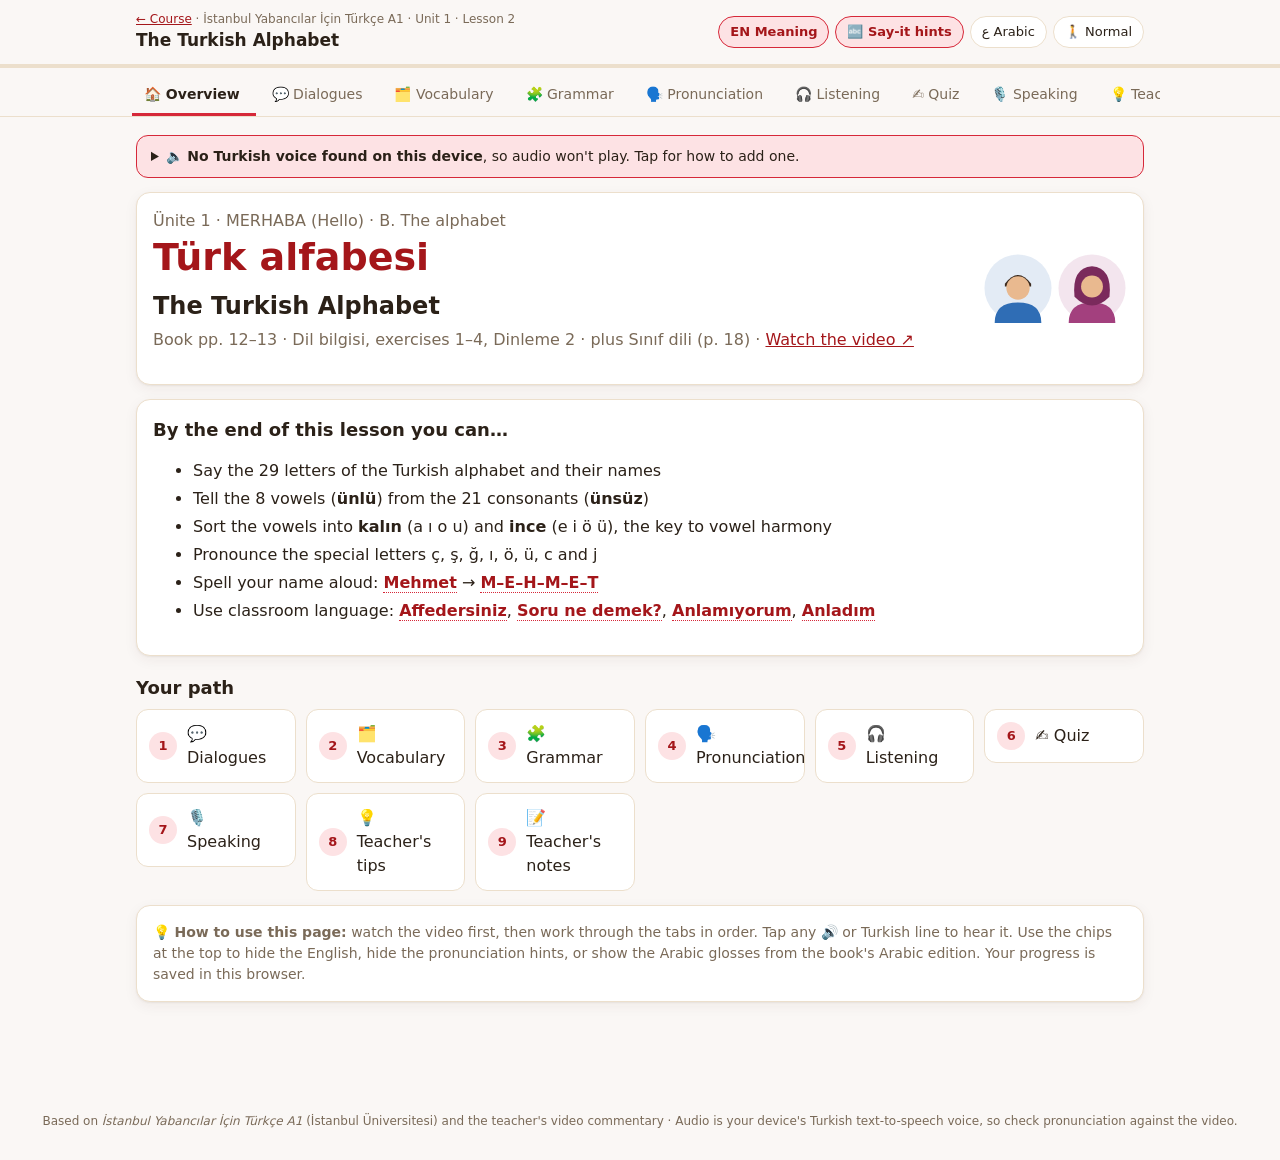
<file: docs/u1-02.html>
<!DOCTYPE html>
<html lang="en"><head><meta charset="utf-8"><meta name="viewport" content="width=device-width,initial-scale=1">
<title>The Turkish Alphabet · Turkish A1</title><link rel="preconnect" href="https://fonts.googleapis.com"><link rel="preconnect" href="https://fonts.gstatic.com" crossorigin><link href="https://fonts.googleapis.com/css2?family=Noto+Naskh+Arabic:wght@400;600&display=swap" rel="stylesheet"><style>:root{
  --bg:#faf7f5; --panel:#ffffff; --ink:#2b2118; --muted:#7a6a58; --line:#ecdfcc;
  --accent:#d62839; --accent-2:#a4161a; --accent-soft:#fde2e4;
  --good:#2f8a4f; --good-soft:#dff3e5; --bad:#c2402a; --bad-soft:#fbe3de;
  --m:#2f6db5; --m-soft:#e2eefb; --f:#a3407e; --f-soft:#f8e3f0;
  --radius:14px; --shadow:0 1px 2px rgba(60,40,10,.06),0 4px 14px rgba(60,40,10,.06);
  --ar:"Noto Naskh Arabic","Amiri","Traditional Arabic",serif;
  --ui:system-ui,-apple-system,"Segoe UI",Roboto,sans-serif;
}
@media (prefers-color-scheme:dark){:root{
  --bg:#1a1611; --panel:#241e17; --ink:#f3e9dc; --muted:#b4a28c; --line:#3a3027;
  --accent:#ef5b67; --accent-2:#ff8a93; --accent-soft:#3d1c20;
  --good:#5cc27f; --good-soft:#1d3324; --bad:#ef7a64; --bad-soft:#3d221d;
  --m:#7fb0ef; --m-soft:#1e2b3b; --f:#e38bc0; --f-soft:#3a2032;
  --shadow:none;
}}
*{box-sizing:border-box}
html,body{margin:0;background:var(--bg);color:var(--ink);font-family:var(--ui);line-height:1.5}
button{font:inherit;color:inherit;cursor:pointer}
a{color:var(--accent-2)}
.ar{font-family:var(--ar);direction:rtl;unicode-bidi:isolate;line-height:1.9}
.tk{font-weight:600;line-height:1.4}
.pr{color:var(--muted);font-style:italic;font-size:14px}
.en{color:var(--muted)}
.arg{display:none;font-family:var(--ar);direction:rtl;color:var(--accent-2);font-size:18px;line-height:1.7}
body.show-ar .arg{display:block}
body.no-pr .pr{display:none} body.no-en .en{display:none}
b.say{color:var(--accent-2);cursor:pointer;border-bottom:1px dotted var(--accent)}
b.say:hover{background:var(--accent-soft)}

/* header */
header.top{position:sticky;top:0;z-index:20;background:color-mix(in srgb,var(--bg) 92%,transparent);backdrop-filter:blur(8px);border-bottom:1px solid var(--line)}
.top-inner{max-width:1040px;margin:0 auto;padding:10px 16px;display:flex;gap:12px;align-items:center;flex-wrap:wrap}
.brand{display:flex;flex-direction:column;min-width:0;flex:1}
.brand small{color:var(--muted);font-size:12px}
.brand b{font-size:17px}
.toggles{display:flex;gap:6px;flex-wrap:wrap;align-items:center}
.chip{border:1px solid var(--line);background:var(--panel);border-radius:999px;padding:5px 11px;font-size:13px;display:inline-flex;gap:6px;align-items:center}
.chip.on{background:var(--accent-soft);border-color:var(--accent);color:var(--accent-2);font-weight:600}
.progress{height:4px;background:var(--line)} .progress>div{height:100%;background:var(--accent);transition:width .4s}

nav.tabs{max-width:1040px;margin:0 auto;padding:8px 12px 0;display:flex;gap:4px;overflow-x:auto;scrollbar-width:none}
nav.tabs::-webkit-scrollbar{display:none}
nav.tabs a{flex:none;text-decoration:none;color:var(--muted);padding:8px 12px;border-radius:10px 10px 0 0;font-size:14px;border-bottom:3px solid transparent;white-space:nowrap}
nav.tabs a.active{color:var(--ink);font-weight:600;border-bottom-color:var(--accent)}
nav.tabs a .tick{color:var(--good);margin-inline-start:4px}

main{max-width:1040px;margin:0 auto;padding:18px 16px 80px}
h2{margin:6px 0 4px;font-size:24px} h3{margin:18px 0 8px;font-size:18px}
.lead{color:var(--muted);margin:0 0 16px}
.card{background:var(--panel);border:1px solid var(--line);border-radius:var(--radius);padding:16px;box-shadow:var(--shadow)}
.stack>*+*{margin-top:14px}
.grid{display:grid;gap:12px;grid-template-columns:repeat(auto-fill,minmax(210px,1fr))}
.row{display:flex;gap:8px;flex-wrap:wrap;align-items:center}
.btn{border:1px solid var(--line);background:var(--panel);padding:8px 14px;border-radius:10px;font-weight:500}
.btn:hover{border-color:var(--accent)}
.btn.primary{background:var(--accent);border-color:var(--accent);color:#fff}
.btn.primary:hover{background:var(--accent-2)}
.btn.small{padding:4px 10px;font-size:13px}
.play{border:none;background:var(--accent-soft);color:var(--accent-2);width:34px;height:34px;border-radius:50%;flex:none;display:inline-grid;place-items:center;font-size:14px}
.play:hover{background:var(--accent);color:#fff}
.play.speaking{background:var(--accent);color:#fff;animation:pulse 1s infinite}
@keyframes pulse{50%{transform:scale(1.1)}}
.banner{background:var(--accent-soft);border:1px solid var(--accent);border-radius:12px;padding:10px 14px;font-size:14px;margin-bottom:14px}
.done-btn{margin-top:22px}

/* overview */
.hero{display:grid;grid-template-columns:1fr auto;gap:16px;align-items:center}
.hero .tk.big{font-size:38px;line-height:1.3;color:var(--accent-2)}
.goals li{margin:4px 0}
.path{display:grid;grid-template-columns:repeat(auto-fill,minmax(150px,1fr));gap:10px}
.path a{text-decoration:none;color:var(--ink)}
.path .step{padding:12px;border-radius:12px;border:1px solid var(--line);background:var(--panel);display:flex;gap:10px;align-items:center}
.path .step.done{border-color:var(--good);background:var(--good-soft)}
.path .num{width:28px;height:28px;border-radius:50%;background:var(--accent-soft);color:var(--accent-2);display:grid;place-items:center;font-weight:700;font-size:13px;flex:none}
.path .done .num{background:var(--good);color:#fff}

/* dialogue */
.dlg-head{display:flex;justify-content:space-between;gap:10px;align-items:center;flex-wrap:wrap}
.dlg-head .tk{font-size:18px}
.scene{display:flex;justify-content:center;gap:40px;margin:6px 0 4px}
.scene figure{margin:0;text-align:center;font-size:13px}
.scene figure figcaption{font-weight:600}
.bubbles{display:flex;flex-direction:column;gap:10px;margin-top:10px}
.bub{display:flex;gap:10px;align-items:flex-start;max-width:88%}
.bub.right{align-self:flex-end;flex-direction:row-reverse}
.bub .av{flex:none}
.bub .body{background:var(--bg);border:1px solid var(--line);border-radius:14px;padding:8px 12px;cursor:pointer;transition:background .2s}
.bub.right .body{text-align:left}
.bub .who{font-size:12px;color:var(--muted)}
.bub .tk.line{font-size:20px;display:block}
.bub.active .body{background:var(--accent-soft);border-color:var(--accent)}
.bub.m .who{color:var(--m)} .bub.f .who{color:var(--f)}
.hidetext .bub .tk.line,.hidetext .bub .en,.hidetext .bub .arg{filter:blur(7px)} .hidetext .bub.revealed .tk.line,.hidetext .bub.revealed .en,.hidetext .bub.revealed .arg{filter:none}
.shadow-cue{font-size:13px;color:var(--accent-2);font-weight:600;min-height:20px}

/* family tree */
.ftree{margin:12px 0;padding:12px;border-radius:12px;background:var(--bg);border:1px dashed var(--accent);text-align:center}
.ftree .label{font-size:12px;text-transform:uppercase;letter-spacing:.06em;color:var(--accent-2);font-weight:700;margin-bottom:8px}
.flevel{display:flex;flex-wrap:wrap;gap:8px;justify-content:center;direction:rtl}
.fline{width:2px;height:16px;background:var(--accent);margin:4px auto}
.fnode{border:2px solid var(--line);background:var(--panel);border-radius:12px;padding:4px 12px;display:flex;flex-direction:column;align-items:center;line-height:1.3}
.fnode .ar{font-size:20px}
.fnode small{color:var(--muted);font-size:11px;direction:ltr}
.fnode.m{border-color:var(--m)} .fnode.f{border-color:var(--f)}
.fnode.me{background:var(--accent-soft);border-color:var(--accent);font-weight:700}

/* vocab */
.filters{display:flex;gap:6px;flex-wrap:wrap;margin-bottom:12px}
.vcard{display:flex;flex-direction:column;gap:2px;position:relative}
.vcard .pic{font-size:30px;line-height:1.2}
.vcard .tk{font-size:22px}
.vcard .play{position:absolute;top:12px;right:12px}
.vcard .box{position:absolute;top:54px;right:14px;font-size:11px;color:var(--muted)}
.tag{display:inline-block;font-size:11px;background:var(--accent-soft);color:var(--accent-2);border-radius:6px;padding:1px 6px;margin-top:4px;width:max-content}

.flash-wrap{max-width:440px;margin:0 auto;text-align:center}
.flash{perspective:1000px;height:260px;cursor:pointer;margin:10px 0}
.flash-inner{position:relative;width:100%;height:100%;transition:transform .5s;transform-style:preserve-3d}
.flash.flipped .flash-inner{transform:rotateY(180deg)}
.flash .face{position:absolute;inset:0;backface-visibility:hidden;display:flex;flex-direction:column;align-items:center;justify-content:center;gap:6px;border-radius:18px;border:1px solid var(--line);background:var(--panel);box-shadow:var(--shadow);padding:16px}
.flash .back{transform:rotateY(180deg);background:var(--accent-soft)}
.flash .tk{font-size:34px}
.flash .pic{font-size:48px}

/* grammar */
.gblock h3{margin-top:0}
.gblock p{margin:8px 0}

table.g{border-collapse:collapse;width:100%;margin-top:10px}
table.g td,table.g th{border-bottom:1px solid var(--line);padding:8px;text-align:left}
table.g td.tkcell{font-size:19px;white-space:nowrap}
.widget{margin-top:14px;padding:14px;border-radius:12px;background:var(--bg);border:1px dashed var(--accent)}
.widget .label{font-size:12px;text-transform:uppercase;letter-spacing:.06em;color:var(--accent-2);font-weight:700;margin-bottom:8px}
.result{font-size:46px;text-align:center;margin:8px 0;min-height:80px}
.sfx{color:var(--accent-2)}
.sfx.m{color:var(--m)} .sfx.f{color:var(--f)}
.ncard{border:1px solid var(--line);background:var(--panel);border-radius:12px;padding:10px;text-align:center;cursor:pointer;user-select:none}
.ncard .flag{font-size:30px}
.ncard .tk{font-size:21px;display:block}
.ncard .stage{font-size:11px;color:var(--muted)}

/* sounds */
.letter{display:flex;gap:14px}
.letter .glyph{font-size:52px;font-weight:700;line-height:1;width:80px;height:80px;display:grid;place-items:center;border-radius:16px;background:var(--accent-soft);color:var(--accent-2);flex:none;cursor:pointer}
.ex{display:inline-flex;gap:6px;align-items:center;border:1px solid var(--line);border-radius:999px;padding:2px 4px 2px 12px;margin:3px;cursor:pointer;background:var(--panel)}
.ex .tk{font-size:17px}
.pair{display:grid;grid-template-columns:1fr auto 1fr;gap:10px;align-items:center}
.pair .side{text-align:center;padding:10px;border:1px solid var(--line);border-radius:12px;cursor:pointer;background:var(--panel)}
.pair .side .tk{font-size:28px;display:block}
.vs{color:var(--muted);font-size:12px;text-align:center}

/* quiz */
.quiz{max-width:640px;margin:0 auto}
.qhead{display:flex;justify-content:space-between;color:var(--muted);font-size:13px;margin-bottom:8px}
.qbar{height:6px;border-radius:6px;background:var(--line);overflow:hidden;margin-bottom:14px}.qbar>div{height:100%;background:var(--accent);transition:width .3s}
.qtext{font-size:18px;font-weight:600;margin-bottom:10px}
.qsentence{font-size:26px;text-align:center;margin:10px 0}
.qsentence .blank{display:inline-block;min-width:70px;border-bottom:3px solid var(--accent);color:var(--accent-2)}
.opts{display:grid;gap:8px}
.opt{text-align:start;border:2px solid var(--line);background:var(--panel);border-radius:12px;padding:10px 14px;font-size:16px}

.opt:hover:not(:disabled){border-color:var(--accent)}
.opt.correct{border-color:var(--good);background:var(--good-soft)}
.opt.wrong{border-color:var(--bad);background:var(--bad-soft)}
.feedback{margin-top:12px;padding:10px 14px;border-radius:12px;font-size:15px}
.feedback.good{background:var(--good-soft);color:var(--good)} .feedback.bad{background:var(--bad-soft);color:var(--bad)}
.feedback .ex-text{color:var(--ink);display:block;margin-top:4px}
.tiles{display:flex;flex-wrap:wrap;gap:8px;justify-content:center;min-height:56px;padding:8px;border-radius:12px}
.tiles.lines{flex-direction:column;align-items:stretch}.tiles.lines .tile{text-align:left;font-size:16px}
.tiles.answer{border:2px dashed var(--line);margin-bottom:8px}
.tile{font-size:19px;border:1px solid var(--line);background:var(--panel);border-radius:10px;padding:2px 14px}
.big-play{width:72px;height:72px;font-size:28px;margin:6px auto 14px;display:grid}
.score{font-size:48px;font-weight:800;text-align:center;color:var(--accent-2)}
.match{display:grid;grid-template-columns:1fr 1fr;gap:8px}
.match .mi{border:2px solid var(--line);background:var(--panel);border-radius:10px;padding:8px;text-align:center;min-height:52px}
.match .mi .tk{font-size:18px}
.match .mi.sel{border-color:var(--accent);background:var(--accent-soft)}
.match .mi.ok{border-color:var(--good);background:var(--good-soft);opacity:.55}
.match .mi.no{border-color:var(--bad);background:var(--bad-soft)}

/* speak */
.rp{display:flex;flex-direction:column;gap:10px}
.rec{display:flex;gap:8px;align-items:center;flex-wrap:wrap}
.rec .dot{width:10px;height:10px;border-radius:50%;background:var(--bad);animation:pulse 1s infinite}
.tipcard{display:flex;gap:12px}
.tipcard .ic{font-size:28px;flex:none}

.muted{color:var(--muted)}
footer{text-align:center;color:var(--muted);font-size:12px;padding:30px 16px}

/* tests */
.sortgrid{display:grid;grid-template-columns:repeat(6,1fr);gap:6px;margin-top:10px}
.scol{border:2px dashed var(--line);border-radius:12px;padding:6px;min-height:170px;display:flex;flex-direction:column;gap:4px;cursor:pointer}
.scol:hover{border-color:var(--accent)}
.shead{text-align:center;border-bottom:1px solid var(--line);padding-bottom:4px;display:flex;flex-direction:column}
.shead .ar{font-size:20px;font-weight:700} .shead small{color:var(--muted);font-size:11px}
.sitem{border:1px solid var(--line);background:var(--panel);border-radius:8px;padding:0 6px;text-align:center;display:flex;flex-direction:column}
.sitem .ar{font-size:19px} .sitem small{font-size:10px;color:var(--bad);direction:ltr}
.sitem.ex{opacity:.55;border-style:dashed}
.tile.sel{border-color:var(--accent);background:var(--accent-soft)}
.tile.x{border-color:var(--bad);background:var(--bad-soft);text-decoration:line-through}
.tile.ok,.sitem.ok{border-color:var(--good);background:var(--good-soft)}
.tile.no,.sitem.no{border-color:var(--bad);background:var(--bad-soft)}
.titems{padding-inline-start:22px;margin:6px 0} .titems li{margin:10px 0}
.qsent .tk{font-size:18px}
.qsent select{font-size:16px;max-width:100%;padding:2px 6px;border-radius:8px;border:2px solid var(--accent);background:var(--panel);color:var(--ink);margin:0 4px}
.qsent select.ok{border-color:var(--good);background:var(--good-soft)} .qsent select.no{border-color:var(--bad);background:var(--bad-soft)}
.blank{display:inline-block;min-width:60px;border-bottom:2px solid var(--accent);color:var(--accent-2);text-align:center}
.wrongw{text-decoration-color:var(--bad);text-decoration-thickness:2px}
.bank{background:var(--accent-soft);border-radius:10px;padding:8px 12px;text-align:center}
.bank .ar{font-size:20px}
.fb{font-size:14px;margin-top:2px}
.markbox{border:2px solid var(--accent);border-radius:10px;min-width:56px;text-align:center;display:flex;flex-direction:column;line-height:1.2;padding:4px}
.markbox .got{font-weight:800;font-size:18px;color:var(--accent-2);border-bottom:1px solid var(--line)} .markbox .of{font-size:13px;color:var(--muted)}
.tsec.full{border-color:var(--good)} .tsec.part{border-color:var(--accent)}
.test-link .n{font-size:22px}
@media (max-width:700px){.sortgrid{grid-template-columns:repeat(3,1fr)}}

/* index */
.book{margin-top:22px}
.lesson-link{display:flex;gap:14px;align-items:center;text-decoration:none;color:var(--ink)}
.lesson-link .n{font-size:22px;font-weight:800;color:var(--accent-2);width:44px;text-align:center}
.lesson-link .tk{font-size:18px;color:var(--accent-2)}
.soon{opacity:.5}
@media (max-width:600px){
  .hero{grid-template-columns:1fr}
  .bub{max-width:100%}
  .bub .tk.line{font-size:18px}
  .flash{height:230px}
}

/* Turkish additions */
u.lv{text-decoration-color:var(--accent);text-decoration-thickness:3px;font-weight:800}
.abc{display:grid;grid-template-columns:repeat(auto-fill,minmax(58px,1fr));gap:6px}
.abtn{border:2px solid var(--line);background:var(--panel);border-radius:10px;padding:6px 0;font-size:20px;font-weight:700}
.abtn.kv,.kv{border-color:var(--m);background:var(--m-soft);color:var(--m)}
.abtn.iv,.iv{border-color:var(--f);background:var(--f-soft);color:var(--f)}
.label .kv,.label .iv{border:1px solid;border-radius:6px;padding:0 6px;margin:0 2px}
.abtn.sel{outline:3px solid var(--accent)}
.dscene{display:flex;align-items:flex-end;margin:12px 0;padding:8px 12px;border-bottom:3px solid var(--line);min-height:60px}
.tin{font:inherit;font-size:18px;padding:8px 10px;border-radius:10px;border:2px solid var(--accent);background:var(--panel);color:var(--ink);min-width:120px}
.tin.ok{border-color:var(--good);background:var(--good-soft)} .tin.no{border-color:var(--bad);background:var(--bad-soft)}
.trkeys{margin:8px 0}.trkeys .chip{font-size:16px;font-weight:700;padding:4px 12px}
.tgrid{display:grid;grid-template-columns:repeat(auto-fill,minmax(260px,1fr));gap:4px 20px}
.mini{background:var(--bg);border-radius:10px;padding:8px 12px;border:1px solid var(--line)}
.opt-l{font-size:16px;text-align:left}
details.note summary{cursor:pointer;font-size:17px}
details.note p{margin:10px 0}
.goals li .say{font-weight:600}
.tgrid .qsent{display:flex;gap:6px;align-items:center}
.tgrid .tin{min-width:0;width:100%;flex:1}
</style></head>
<body><script>window.LESSONS=[];window.COURSE_HOME="index.html";</script><script>// Unit 1 · Lesson 2 — 1B Alfabe (book pp. 12–13) + Sınıf dili (p. 18)
// Source: İstanbul Yabancılar İçin Türkçe A1 (Arabic edition). Video notes: add when the transcript is available.
(function () {
  const BACK = "aıou", V = "aeıioöuü";
  const lastV = w => { const s = w.toLocaleLowerCase("tr"); for (let i = s.length - 1; i >= 0; i--) if (V.includes(s[i])) return s[i]; };
  const vocab = [
    // A–Z words from exercise 3 (p. 12)
    { t: "arkadaş", pr: "ar-ka-DASH", en: "friend", ar: "صديق", pic: "🧑‍🤝‍🧑", cat: "A–Z words" },
    { t: "baba", pr: "ba-BA", en: "father", ar: "أب", pic: "👨", cat: "A–Z words" },
    { t: "ceviz", pr: "je-VEEZ", en: "walnut", ar: "جوز", pic: "🌰", cat: "A–Z words" },
    { t: "çocuk", pr: "cho-JUK", en: "child", ar: "طفل", pic: "🧒", cat: "A–Z words" },
    { t: "ders", pr: "ders", en: "lesson", ar: "درس", pic: "📖", cat: "A–Z words" },
    { t: "ev", pr: "ev", en: "house, home", ar: "بيت", pic: "🏠", cat: "A–Z words" },
    { t: "fare", pr: "fa-RE", en: "mouse", ar: "فأر", pic: "🐭", cat: "A–Z words" },
    { t: "gül", pr: "gyul", en: "rose", ar: "وردة", pic: "🌹", cat: "A–Z words" },
    { t: "ağaç", pr: "aa-ACH", en: "tree", ar: "شجرة", pic: "🌳", cat: "A–Z words" },
    { t: "havuç", pr: "ha-VUCH", en: "carrot", ar: "جزر", pic: "🥕", cat: "A–Z words" },
    { t: "ızgara", pr: "uz-ga-RA", en: "grill", ar: "مشواة", pic: "🍢", cat: "A–Z words" },
    { t: "iş", pr: "eesh", en: "work, job", ar: "عمل", pic: "💼", cat: "A–Z words" },
    { t: "jilet", pr: "zhee-LET", en: "razor blade", ar: "شفرة حلاقة", pic: "🪒", cat: "A–Z words" },
    { t: "kalem", pr: "ka-LEM", en: "pen, pencil", ar: "قلم", pic: "✏️", cat: "A–Z words" },
    { t: "lale", pr: "la-LE", en: "tulip", ar: "زهرة التوليب", pic: "🌷", cat: "A–Z words" },
    { t: "masa", pr: "ma-SA", en: "table", ar: "طاولة", pic: "🪑", cat: "A–Z words" },
    { t: "numara", pr: "nu-ma-RA", en: "number", ar: "رقم", pic: "🔢", cat: "A–Z words" },
    { t: "otobüs", pr: "o-to-BYUS", en: "bus", ar: "حافلة", pic: "🚌", cat: "A–Z words" },
    { t: "öğretmen", pr: "o-ret-MEN", en: "teacher", ar: "معلّم", pic: "👩‍🏫", cat: "A–Z words" },
    { t: "para", pr: "pa-RA", en: "money", ar: "مال", pic: "💵", cat: "A–Z words" },
    { t: "resim", pr: "re-SEEM", en: "picture", ar: "صورة", pic: "🖼️", cat: "A–Z words" },
    { t: "saç", pr: "sach", en: "hair", ar: "شعر", pic: "💇", cat: "A–Z words" },
    { t: "şişe", pr: "shee-SHE", en: "bottle", ar: "زجاجة", pic: "🍾", cat: "A–Z words" },
    { t: "tahta", pr: "tah-TA", en: "board (blackboard), wood", ar: "سبّورة / خشب", pic: "🟫", cat: "A–Z words" },
    { t: "uçurtma", pr: "u-churt-MA", en: "kite", ar: "طائرة ورقية", pic: "🪁", cat: "A–Z words" },
    { t: "ütü", pr: "yu-TYU", en: "iron (for clothes)", ar: "مكواة", pic: "👔", cat: "A–Z words" },
    { t: "vazo", pr: "va-ZO", en: "vase", ar: "مزهرية", pic: "🏺", cat: "A–Z words" },
    { t: "yemek", pr: "ye-MEK", en: "food, meal", ar: "طعام", pic: "🍲", cat: "A–Z words" },
    { t: "zeytin", pr: "zey-TEEN", en: "olive", ar: "زيتون", pic: "🫒", cat: "A–Z words" },
    // exercise 4 (p. 12): unscramble
    { t: "silgi", pr: "seel-GEE", en: "eraser", ar: "ممحاة", pic: "🧽", cat: "Classroom" },
    { t: "sözlük", pr: "soz-LYUK", en: "dictionary", ar: "قاموس", pic: "📘", cat: "Classroom" },
    { t: "kapı", pr: "ka-PU", en: "door", ar: "باب", pic: "🚪", cat: "Classroom" },
    { t: "kitap", pr: "kee-TAP", en: "book", ar: "كتاب", pic: "📕", cat: "Classroom" },
    { t: "defter", pr: "def-TER", en: "notebook", ar: "دفتر", pic: "📓", cat: "Classroom" },
    { t: "çanta", pr: "chan-TA", en: "bag", ar: "حقيبة", pic: "🎒", cat: "Classroom" },
    { t: "bilgisayar", pr: "beel-gee-sa-YAR", en: "computer", ar: "حاسوب", pic: "💻", cat: "Classroom" },
    // talking about letters
    { t: "alfabe", pr: "al-fa-BE", en: "alphabet", ar: "الأبجدية", pic: "🔤", cat: "Letters" },
    { t: "harf", pr: "harf", en: "letter (of the alphabet)", ar: "حرف", pic: "🅰️", cat: "Letters" },
    { t: "ünlü", pr: "yun-LYU", en: "vowel (lit. voiced)", ar: "حرف صوتي", pic: "🔊", cat: "Letters" },
    { t: "ünsüz", pr: "yun-SYUZ", en: "consonant (lit. voiceless)", ar: "حرف ساكن", pic: "🔇", cat: "Letters" },
    { t: "kalın", pr: "ka-LUN", en: "thick, back (vowel)", ar: "غليظ / ثقيل", pic: "🟦", cat: "Letters" },
    { t: "ince", pr: "een-JE", en: "thin, front (vowel)", ar: "رقيق", pic: "🟪", cat: "Letters" },
    // classroom language (Sınıf dili, p. 18)
    { t: "Affedersiniz.", pr: "af-fe-DER-see-neez", en: "Excuse me.", ar: "عفوًا / المعذرة", pic: "🙋", cat: "Classroom language" },
    { t: "… ne demek?", pr: "ne de-MEK", en: "what does … mean?", ar: "ماذا يعني …؟", pic: "❓", cat: "Classroom language" },
    { t: "soru", pr: "so-RU", en: "question", ar: "سؤال", pic: "❔", cat: "Classroom language" },
    { t: "cevap", pr: "je-VAP", en: "answer", ar: "جواب", pic: "💬", cat: "Classroom language" },
    { t: "Anlamıyorum.", pr: "an-LA-mu-yo-rum", en: "I don't understand.", ar: "لا أفهم.", pic: "😕", cat: "Classroom language" },
    { t: "Anladım.", pr: "an-la-DUM", en: "I understood. / Got it.", ar: "فهمت.", pic: "💡", cat: "Classroom language" },
    { t: "Üzgünüm.", pr: "yuz-GYU-nyum", en: "I'm sorry.", ar: "آسف.", pic: "😔", cat: "Classroom language" },
    { t: "Nasıl yazılıyor?", pr: "NA-sul ya-ZU-lu-yor", en: "how is it spelled / written?", ar: "كيف يُكتب؟", pic: "✍️", cat: "Classroom language" },
    { t: "Tekrar lütfen.", pr: "tek-RAR LYUT-fen", en: "Again, please.", ar: "مرة أخرى من فضلك.", pic: "🔁", cat: "Classroom language", extra: true }
  ];

  LESSONS.push({
    id: "u1-02",
    unit: 1,
    num: 2,
    unitEn: "Ünite 1 · MERHABA (Hello) · B. The alphabet",
    title: "The Turkish Alphabet",
    titleTr: "Türk alfabesi",
    covers: "Book pp. 12–13 · Dil bilgisi, exercises 1–4, Dinleme 2 · plus Sınıf dili (p. 18)",
    video: "https://www.youtube.com/playlist?list=PLrwS96DaM7OEcN2imsuUzuf2Wlhd6Jsz-",
    goals: [
      "Say the 29 letters of the Turkish alphabet and their names",
      "Tell the 8 vowels (<b>ünlü</b>) from the 21 consonants (<b>ünsüz</b>)",
      "Sort the vowels into <b>kalın</b> (a ı o u) and <b>ince</b> (e i ö ü), the key to vowel harmony",
      "Pronounce the special letters ç, ş, ğ, ı, ö, ü, c and j",
      "Spell your name aloud: [[Mehmet]] → [[me, e, he, me, e, te|M–E–H–M–E–T]]",
      "Use classroom language: [[Affedersiniz]], [[Soru ne demek?]], [[Anlamıyorum]], [[Anladım]]"
    ],

    dialogues: [
      {
        id: "d1", title: "Classroom language", titleTr: "Sınıf dili", note: "Magda doesn't understand a word and asks the teacher. (p. 18)",
        people: { "Magda": "f3", "Öğretmen": "t" },
        lines: [
          ["Magda", "Affedersiniz.", "Excuse me.", "عفوًا."],
          ["Öğretmen", "Evet, Magda.", "Yes, Magda.", "نعم يا ماغدا."],
          ["Magda", "Soru ne demek?", "What does “soru” mean?", "ماذا تعني كلمة \"soru\"؟"],
          ["Öğretmen", "Ben soru soruyorum. Sen cevap veriyorsun.", "I ask a question. You give an answer.", "أنا أسأل سؤالًا. أنتِ تجيبين."],
          ["Magda", "Üzgünüm. Anlamıyorum.", "I'm sorry. I don't understand.", "آسفة. لا أفهم."],
          ["Öğretmen", "Tamam. Soru: Senin adın ne? Cevap: Benim adım Magda.", "OK. Question: What's your name? Answer: My name is Magda.", "حسنًا. السؤال: ما اسمك؟ الجواب: اسمي ماغدا."],
          ["Magda", "Tamam. Anladım. Teşekkürler.", "OK. I understand now. Thanks.", "حسنًا. فهمت. شكرًا."]
        ]
      },
      {
        id: "d2", title: "Spelling a name", titleTr: "Adımızın harfleri", note: "A practice dialogue made for this app from exercise 2 (p. 12): we say the letter names one by one.",
        people: { "Öğretmen": "t", "Mehmet": "m2" },
        lines: [
          ["Öğretmen", "Merhaba! Adın ne?", "Hello! What's your name?", "مرحبًا! ما اسمك؟"],
          ["Mehmet", "Benim adım Mehmet.", "My name is Mehmet.", "اسمي محمد."],
          ["Öğretmen", "Nasıl yazılıyor?", "How is it spelled?", "كيف يُكتب؟"],
          ["Mehmet", "Me, e, he, me, e, te.", "M – E – H – M – E – T.", "م – ي – ح – م – ي – ت"],
          ["Öğretmen", "Teşekkürler Mehmet. Anladım.", "Thanks, Mehmet. Got it.", "شكرًا يا محمد. فهمت."]
        ]
      }
    ],

    vocab,

    grammar: [
      {
        id: "g-abc",
        title: "29 letters: [[Türkçede yirmi dokuz harf vardır.|Türkçede 29 harf vardır.]]",
        body: [
          "The Turkish alphabet uses Latin letters, but it has <b>29</b> of them: no <b>q, w, x</b>, and six extra letters: <b>ç, ğ, ı, ö, ş, ü</b>.",
          "Of the 29 letters, <b>8 are vowels</b> ([[ünlü]], “voiced”) and <b>21 are consonants</b> ([[ünsüz]], “voiceless”).",
          "<b>One letter = one sound</b>, always. Once you know the letters you can read any Turkish word aloud correctly, even if you don't know what it means.",
          "Consonants are named with an <b>e</b>: [[be]], [[ce]], [[çe]], [[de]]… Vowels are just said: [[a]], [[ı]], [[o]]… The odd one out is ğ: [[yumuşak ge]] (soft g)."
        ],
        widget: {
          type: "alphabet",
          words: { A: ["arkadaş", "friend"], B: ["baba", "father"], C: ["ceviz", "walnut"], Ç: ["çocuk", "child"], D: ["ders", "lesson"], E: ["ev", "house"], F: ["fare", "mouse"], G: ["gül", "rose"], Ğ: ["ağaç", "tree"], H: ["havuç", "carrot"], I: ["ızgara", "grill"], İ: ["iş", "work"], J: ["jilet", "razor blade"], K: ["kalem", "pen"], L: ["lale", "tulip"], M: ["masa", "table"], N: ["numara", "number"], O: ["otobüs", "bus"], Ö: ["öğretmen", "teacher"], P: ["para", "money"], R: ["resim", "picture"], S: ["saç", "hair"], Ş: ["şişe", "bottle"], T: ["tahta", "board"], U: ["uçurtma", "kite"], Ü: ["ütü", "iron"], V: ["vazo", "vase"], Y: ["yemek", "food"], Z: ["zeytin", "olive"] },
          tips: { C: "Like English <b>j</b> in “jam”.", Ç: "Like English <b>ch</b> in “church”.", Ğ: "Never starts a word. It's silent and lengthens the vowel before it: ağaç ≈ “aaach”.", I: "Dotless ı: a short, unrounded “uh”. Its capital is <b>I</b>.", İ: "Dotted i: like “ee”. Its capital keeps the dot: <b>İ</b>.", J: "Like the <b>s</b> in “measure”.", Ö: "Like German ö: say “e” with rounded lips.", Ş: "Like English <b>sh</b>.", Ü: "Like German ü: say “ee” with rounded lips.", R: "A tapped r, lightly rolled. At the end of a word it's soft and breathy.", Y: "Always a consonant, like y in “yes”.", V: "Softer than English v, between v and w.", H: "Always pronounced, like h in “hat”, even in the middle of a word." }
        }
      },
      {
        id: "g-vowels",
        title: "The 8 vowels: [[kalın]] and [[ince]]",
        body: [
          "The teacher divides the vowels into two families. <b>Kalın</b> (thick, back) vowels are made at the back of the mouth: <b>a, ı, o, u</b>. <b>İnce</b> (thin, front) vowels are made at the front: <b>e, i, ö, ü</b>.",
          "They come in matching pairs: <b>a ↔ e</b>, <b>ı ↔ i</b>, <b>o ↔ ö</b>, <b>u ↔ ü</b>. Each pair is the same mouth shape, moved from back to front.",
          "Why it matters: endings copy the family of the word's <b>last vowel</b>. That's <b>vowel harmony</b>. You saw it in lesson 1 ([[Japonyalıyım]] / [[Türkiyeliyim]]) and you'll use it in lesson 3 for plurals and questions.",
          "The second split is <b>unrounded</b> (lips flat: a, e, ı, i) vs <b>rounded</b> (lips round: o, ö, u, ü). The 4-way endings like -(y)Im and mI use both splits."
        ],
        table: { head: ["", "Unrounded (düz)", "", "Rounded (yuvarlak)", ""], say: -1, rows: [
          ["<b>Kalın</b> · back", "<span class='kv' style='padding:0 6px;border-radius:6px'>a</span> ([[araba|araba]])", "<span class='kv' style='padding:0 6px;border-radius:6px'>ı</span> ([[ızgara]])", "<span class='kv' style='padding:0 6px;border-radius:6px'>o</span> ([[otobüs]])", "<span class='kv' style='padding:0 6px;border-radius:6px'>u</span> ([[uçurtma]])"],
          ["<b>İnce</b> · front", "<span class='iv' style='padding:0 6px;border-radius:6px'>e</span> ([[ev]])", "<span class='iv' style='padding:0 6px;border-radius:6px'>i</span> ([[iş]])", "<span class='iv' style='padding:0 6px;border-radius:6px'>ö</span> ([[öğretmen]])", "<span class='iv' style='padding:0 6px;border-radius:6px'>ü</span> ([[ütü]])"]
        ] }
      },
      {
        id: "g-iI",
        title: "Two i's: ı/I and i/İ",
        body: [
          "Turkish has two different letters that English writes as one: dotless <b>ı</b> (capital <b>I</b>) and dotted <b>i</b> (capital <b>İ</b>). The dot stays on the capital!",
          "They are different sounds and change meaning: [[kır]] (countryside) vs [[kir]] (dirt). In names and places: [[Izgara]] but [[İstanbul]], [[İspanya]], [[İzmir]].",
          "Typing tip: if your keyboard has no Turkish letters, the Quiz and Dictation pages have buttons for ç ğ ı İ ö ş ü."
        ],
        table: { head: ["", "Word", "Meaning"], say: 1, rows: [
          ["ı / I", "ızgara", "grill"], ["i / İ", "iş", "work"], ["I (capital ı)", "Izgara", "Grill"], ["İ (capital i)", "İstanbul", "Istanbul"]
        ] }
      },
      {
        id: "g-spell",
        title: "Spelling aloud: [[Nasıl yazılıyor?]]",
        body: [
          "To spell a word, say the letter <b>names</b>: [[Mehmet]] → <b>me – e – he – me – e – te</b>. To ask how something is written: [[Nasıl yazılıyor?]]",
          "Turkish spelling is so regular that you rarely need to spell, except for names. Practise with your own name in the Speaking tab.",
          "Exercise 1 (p. 12) asks you to fill the gaps in the alphabet in order. Try it in the Quiz tab."
        ],
        widget: {
          type: "combo", label: "Pick a name and hear it spelled",
          rows: [{ k: "spell", label: "🔤 spell it" }, { k: "say", label: "🗣️ say it" }],
          cols: [{ k: "mehmet", label: "Mehmet" }, { k: "ayse", label: "Ayşe" }, { k: "cagri", label: "Çağrı" }, { k: "ozge", label: "Özge" }, { k: "ilker", label: "İlker" }],
          out: {
            "spell|mehmet": ["Me, e, he, me, e, te.", "M – E – H – M – E – T"], "say|mehmet": ["Mehmet", "Mehmet (boy's name)"],
            "spell|ayse": ["A, ye, şe, e.", "A – Y – Ş – E"], "say|ayse": ["Ayşe", "Ayşe (girl's name)", "ş = sh"],
            "spell|cagri": ["Çe, a, yumuşak ge, re, ı.", "Ç – A – Ğ – R – I"], "say|cagri": ["Çağrı", "Çağrı (name)", "ğ is silent: “chaa-ruh”"],
            "spell|ozge": ["Ö, ze, ge, e.", "Ö – Z – G – E"], "say|ozge": ["Özge", "Özge (girl's name)"],
            "spell|ilker": ["İ, le, ke, e, re.", "İ – L – K – E – R"], "say|ilker": ["İlker", "İlker (boy's name)", "capital İ keeps its dot"]
          }
        }
      }
    ],

    sounds: {
      intro: "Every Turkish letter has exactly one sound. Here are the eight vowels and the consonants that are new or different for English speakers. Tap, listen and repeat; then play the minimal-pairs game.",
      letters: [
        { l: "a · e", name: "a and e (kalın / ince pair)", tip: "a as in “father” (short); e as in “bed”.", ex: ["baba", "ev", "masa", "ders"] },
        { l: "ı · i", name: "ı and i (kalın / ince pair)", tip: "ı is a relaxed, unrounded “uh” made at the back; i is “ee” made at the front.", ex: ["ızgara", "iş", "kapı", "silgi"] },
        { l: "o · ö", name: "o and ö (kalın / ince pair)", tip: "o as in “more” (short); ö is the same with the tongue pushed forward, like German ö.", ex: ["otobüs", "öğretmen", "vazo", "sözlük"] },
        { l: "u · ü", name: "u and ü (kalın / ince pair)", tip: "u as in “put”; ü is “ee” with rounded lips.", ex: ["uçurtma", "ütü", "çocuk", "gül"] },
        { l: "c · ç", name: "c (j) and ç (ch)", tip: "c = j in “jam”; ç = ch in “church”.", ex: ["ceviz", "cevap", "çocuk", "havuç"] },
        { l: "ş · j", name: "ş (sh) and j (zh)", tip: "ş = sh in “ship”; j = s in “measure”.", ex: ["şişe", "arkadaş", "jilet"] },
        { l: "ğ", name: "yumuşak ge", tip: "Silent; it makes the vowel before it longer. Never at the start of a word.", ex: ["ağaç", "öğretmen", "Çağrı"] },
        { l: "r", name: "r", tip: "A quick tap of the tongue. At the end of a word it fades into a soft hiss.", ex: ["resim", "numara", "bilgisayar"] }
      ],
      pairs: [
        { a: ["kır", "countryside"], b: ["kir", "dirt"], note: "ı vs i" },
        { a: ["kul", "servant"], b: ["kül", "ash"], note: "u vs ü" },
        { a: ["ol", "be!"], b: ["öl", "die!"], note: "o vs ö" },
        { a: ["acı", "bitter, pain"], b: ["açı", "angle"], note: "c vs ç" },
        { a: ["şu", "that"], b: ["su", "water"], note: "ş vs s" },
        { a: ["dağ", "mountain"], b: ["da", "also"], note: "ğ (long a) vs short a" },
        { a: ["kalın", "thick"], b: ["kalem", "pen"], note: "ı vs e" }
      ]
    },

    // Listening game: hear a word, decide whether its LAST vowel is kalın or ince
    classify: {
      label: "⚖️ kalın or ince?",
      q: "Listen. Is the LAST vowel of this word kalın (a ı o u) or ince (e i ö ü)?",
      options: ["Kalın (a ı o u)", "İnce (e i ö ü)"],
      items: vocab.filter(v => v.cat === "A–Z words" || v.cat === "Classroom").map(v => ({ say: v.t, en: `${v.en} · last vowel: ${lastV(v.t)}`, a: BACK.includes(lastV(v.t)) ? 0 : 1 }))
    },

    tips: [
      { icon: "🔤", t: "Learn the letters first", d: "The teacher's advice: “If you learn the letters well, you will learn quickly and pronounce correctly.” Spend a few days here before moving on." },
      { icon: "8️⃣", t: "29 = 8 + 21", d: "<b>8 vowels</b> ([[ünlü]], with a voice) and <b>21 consonants</b> ([[ünsüz]], without a voice). [[ün]] is an old word for voice, so ün-<i>lü</i> is “with a voice” and ün-<i>süz</i> “without a voice”. The same pair of endings is everywhere: -lI = with (you met it in [[Japonyalı]]), -sIz = without." },
      { icon: "⚖️", t: "Kalın vs ince", d: "Thick (back) <b>a ı o u</b>, thin (front) <b>e i ö ü</b>. Memorise these two groups of four: almost every ending in Turkish depends on them." },
      { icon: "🤫", t: "ğ is (almost) silent", d: "Treat [[ğ]] as if it weren't there; just make the vowel before it a bit longer: [[ağaç]], [[öğretmen]]." },
      { icon: "⚠️", t: "c is not k or s", d: "Turkish [[c]] is always the j-sound: [[ceviz]] = “jeviz”, [[cevap]] = “jevap”. Arabic speakers: it's ج as in standard Arabic, never the Egyptian g." },
      { icon: "🔠", t: "The dot stays on İ", d: "Capital of i is <b>İ</b>; capital of ı is <b>I</b>. So it's [[İstanbul]], not Istanbul, in Turkish." },
      { icon: "🎯", t: "Stress is usually on the last syllable", d: "Most Turkish words are stressed at the end: [[arkadaş]], [[öğretmen]], [[kalem]]. Many place names are the exception: [[Ankara]] (AN-ka-ra), [[Türkiye]] (TÜR-ki-ye)." },
      { icon: "🙋", t: "Survival phrases", d: "[[Affedersiniz]] to get attention, [[… ne demek?|ne demek?]] to ask a meaning, [[Anlamıyorum]] when you're lost, [[Tekrar lütfen]] for “again, please”." }
    ],

    practice: [
      { type: "mcq", q: "How many letters does the Turkish alphabet have?", options: ["26", "28", "29", "32"], answer: 2 },
      { type: "mcq", q: "How many of them are vowels?", options: ["5", "6", "8", "10"], answer: 2 },
      { type: "mcq", q: "Which letter is NOT in the Turkish alphabet?", options: ["ğ", "q", "ç", "j"], answer: 1, explain: "Turkish has no q, w or x." },
      { type: "mcq", q: "Which group are the kalın (thick) vowels?", options: ["e i ö ü", "a ı o u", "a e ı i"], answer: 1 },
      { type: "mcq", q: "Which group are the ince (thin) vowels?", options: ["e i ö ü", "a ı o u", "o ö u ü"], answer: 0 },
      { type: "mcq", q: "What is the capital of “i”?", options: ["I", "İ", "Ī"], answer: 1, explain: "The dot stays: i → İ. Dotless ı → I." },
      { type: "mcq", q: "How do you pronounce c in “ceviz”?", options: ["like k", "like s", "like j in “jam”", "like ch"], answer: 2 },
      { type: "mcq", q: "What does ğ do in “ağaç”?", options: ["It sounds like g", "It's silent and lengthens the a", "It sounds like k"], answer: 1 },
      { type: "mcq", q: "Which word starts with an ince vowel?", options: ["otobüs", "ütü", "araba", "ızgara"], answer: 1 },
      { type: "mcq", q: "The last vowel of “öğretmen” is…", options: ["ö (ince)", "e (ince)", "a (kalın)"], answer: 1 },
      { type: "mcq", q: "You don't understand. You say…", options: ["Anladım.", "Anlamıyorum.", "Affedersiniz."], answer: 1, sayAnswer: true },
      { type: "mcq", q: "You want to ask what “soru” means. You say…", options: ["Soru nasıl?", "Soru ne demek?", "Soru nereli?"], answer: 1, sayAnswer: true },
      { type: "fill", sentence: "a, b, c, ç, d, e, f, g, ___, h", en: "Exercise 1: which letter comes next?", options: ["ğ", "ı", "j"], answer: 0 },
      { type: "fill", sentence: "h, ı, ___, j, k", en: "Exercise 1: which letter comes next?", options: ["i", "l", "g"], answer: 0 },
      { type: "fill", sentence: "n, o, ___, p, r", en: "Exercise 1: which letter comes next?", options: ["ö", "q", "u"], answer: 0 },
      { type: "fill", sentence: "s, ___, t, u, ü, v", en: "Exercise 1: which letter comes next?", options: ["ş", "w", "x"], answer: 0 },
      { type: "fill", sentence: "u, ü, v, y, ___", en: "The last letter of the alphabet", options: ["z", "w", "x"], answer: 0 },
      { type: "type", q: "Exercise 4 (p. 12): unscramble “lkema”", answers: ["kalem"], explain: "kalem = pen" },
      { type: "type", q: "Exercise 4: unscramble “asam”", answers: ["masa"] },
      { type: "type", q: "Exercise 4: unscramble “iglis”", answers: ["silgi"], explain: "silgi = eraser" },
      { type: "type", q: "Exercise 4: unscramble “ükszlö”", answers: ["sözlük"], explain: "sözlük = dictionary" },
      { type: "type", q: "Exercise 4: unscramble “pıka”", answers: ["kapı"] },
      { type: "type", q: "Exercise 4: unscramble “athta”", answers: ["tahta"] },
      { type: "type", q: "Exercise 4: unscramble “pikat”", answers: ["kitap"] },
      { type: "type", q: "Exercise 4: unscramble “erdfte”", answers: ["defter"] },
      { type: "type", q: "Exercise 4: unscramble “naçat”", answers: ["çanta"] },
      { type: "type", q: "Exercise 4: unscramble “aslibraygi”", answers: ["bilgisayar"] },
      { type: "type", q: "Dinleme 2 (p. 13): listen and write the word", say: "çocuk", answers: ["çocuk"] },
      { type: "type", q: "Dinleme 2: listen and write the word", say: "şişe", answers: ["şişe"] },
      { type: "type", q: "Dinleme 2: listen and write the word", say: "öğretmen", answers: ["öğretmen"] },
      { type: "order", words: ["Ben", "soru", "soruyorum."], en: "I ask a question." },
      { type: "order", words: ["Üzgünüm.", "Anlamıyorum."], en: "I'm sorry. I don't understand." },
      { type: "reply", prompt: "Affedersiniz.", en: "Choose the teacher's logical reply", options: ["Evet?", "Güle güle.", "Hoş bulduk."], answer: 0 },
      { type: "reply", prompt: "Nasıl yazılıyor?", en: "Your name is Ali. Choose a reply", options: ["A, le, i.", "Ali'yim.", "Anladım."], answer: 0 }
    ],

    roleplayIntro: "The teacher asks you questions in class. Answer out loud, then reveal the model answer. For the spelling turns, use the letter names: be, ce, çe…",
    partner: "t",
    roleplay: [
      { them: "Merhaba! Adın ne?", themEn: "Hello! What's your name?", you: "Benim adım … (your name)", youEn: "My name is …", hint: "Say your name" },
      { them: "Nasıl yazılıyor?", themEn: "How is it spelled?", you: "(spell your name: e.g. Me, e, he, me, e, te)", youEn: "Spell it with the letter names", hint: "Spell your name letter by letter" },
      { them: "Teşekkürler. Bu harf ne?  Ş.", themEn: "Thanks. What's this letter? Ş.", you: "Şe.", youEn: "It's ş (sh).", hint: "Say the letter name" },
      { them: "Ünlü mü, ünsüz mü? A.", themEn: "Vowel or consonant? A.", you: "Ünlü. Kalın ünlü.", youEn: "A vowel. A thick (back) vowel.", hint: "Vowel or consonant? Kalın or ince?" },
      { them: "Ünlü mü, ünsüz mü? Ü.", themEn: "Vowel or consonant? Ü.", you: "Ünlü. İnce ünlü.", youEn: "A vowel. A thin (front) vowel.", hint: "Vowel or consonant? Kalın or ince?" },
      { them: "Sözlük ne demek?", themEn: "What does “sözlük” mean?", you: "Üzgünüm, anlamıyorum. Tekrar lütfen.", youEn: "Sorry, I don't understand. Again, please.", hint: "Say you don't understand and ask again" },
      { them: "Sözlük: dictionary.", themEn: "Sözlük: dictionary.", you: "Tamam. Anladım. Teşekkürler.", youEn: "OK. Got it. Thanks.", hint: "Say you understand and thank the teacher" }
    ]
  });
})();
</script><script>/* Turkish lesson engine — renders any lesson object in window.LESSONS.
   Shared by every lesson page of the İstanbul A1 course (and by the unit test pages). */
(function () {
  "use strict";
  const T = window.TEST || null;
  const L = T ? testLesson(T) : window.LESSONS[window.LESSONS.length - 1];
  // A test page loads the lessons it covers; merge them into one pseudo-lesson (items keep their source lesson id)
  function testLesson(t) {
    const ls = window.LESSONS, seen = new Set(), tag = (arr, id) => (arr || []).map(x => Object.assign({ src: id }, x));
    return {
      id: t.id, title: t.title, unit: t.unit, num: 0,
      vocab: ls.flatMap(l => tag(l.vocab, l.id)).filter(v => !seen.has(v.t) && seen.add(v.t)),
      practice: ls.flatMap(l => tag(l.practice, l.id)),
      dialogues: ls.flatMap(l => (l.dialogues || []).map(d => Object.assign({ src: l.id }, d))),
      lessons: ls.map(l => ({ id: l.id, num: l.num, title: l.title }))
    };
  }
  const $ = (s, el = document) => el.querySelector(s);
  const h = (html) => { const t = document.createElement("template"); t.innerHTML = html.trim(); return t.content.firstElementChild; };
  const shuffle = (a) => { a = a.slice(); for (let i = a.length - 1; i > 0; i--) { const j = Math.floor(Math.random() * (i + 1)); [a[i], a[j]] = [a[j], a[i]]; } return a; };
  const esc = (s) => String(s).replace(/[&<>"]/g, c => ({ "&": "&amp;", "<": "&lt;", ">": "&gt;", '"': "&quot;" }[c]));
  const BOOK = "İstanbul Yabancılar İçin Türkçe A1";

  /* ---------- storage (best-effort) ---------- */
  const KEY = "turkish-course-v1";
  const DEF = { en: true, ar: false, pr: true, rate: 0.85 };
  let S = { lessons: {}, words: {}, prefs: Object.assign({}, DEF) };
  try { const raw = localStorage.getItem(KEY); if (raw) S = Object.assign(S, JSON.parse(raw)); } catch (e) {}
  S.prefs = Object.assign({}, DEF, S.prefs);
  const LS = S.lessons[L.id] = S.lessons[L.id] || { done: {}, best: {} };
  const save = () => { try { localStorage.setItem(KEY, JSON.stringify(S)); } catch (e) {} };

  /* ---------- text helpers ---------- */
  const tk = (txt, cls = "") => `<span class="tk ${cls}" lang="tr">${esc(txt)}</span>`;
  const gl = (txt) => txt ? `<span class="arg" lang="ar" dir="rtl">${esc(txt)}</span>` : "";
  // [[Merhaba]] or [[Merhaba|shown text]] inside prose → bold Turkish that speaks when tapped
  const tz = (html) => String(html).replace(/\[\[([^\]|]+)(?:\|([^\]]+))?\]\]/g, (m, say, show) => `<b class="say" lang="tr" data-say="${esc(say)}">${show || say}</b>`);
  const tlow = (s) => s.toLocaleLowerCase("tr");
  const norm = (s) => tlow(s).replace(/[.,!?¿;:"“”'’()…\-–]/g, " ").replace(/\s+/g, " ").trim();

  /* ---------- vowel harmony ---------- */
  const VOWELS = "aeıioöuü", BACK = "aıou";
  const lastV = (w) => { const s = tlow(w); for (let i = s.length - 1; i >= 0; i--) if (VOWELS.includes(s[i])) return s[i]; return "e"; };
  const two = (w) => BACK.includes(lastV(w)) ? "a" : "e";
  const four = (w) => ({ a: "ı", ı: "ı", e: "i", i: "i", o: "u", u: "u", ö: "ü", ü: "ü" })[lastV(w)];
  const endsV = (w) => VOWELS.includes(tlow(w).slice(-1));
  const SUFFIX = {
    pl: { name: "plural -lAr", rule: "2-way", make: w => w + "l" + two(w) + "r" },
    q: { name: "question mI", rule: "4-way", make: w => w + " m" + four(w) + "?" },
    neg: { name: "değil (not)", rule: "none", make: w => w + " değil" },
    li: { name: "from -lI", rule: "4-way", make: w => w + "l" + four(w) },
    im: { name: "I am -(y)Im", rule: "4-way", make: w => w + (endsV(w) ? "y" : "") + four(w) + "m" },
    sin: { name: "you are -sIn", rule: "4-way", make: w => w + "s" + four(w) + "n" },
    liyim: { name: "I'm from -lIyIm", rule: "4-way", make: w => { const x = w + "l" + four(w); return x + "y" + four(x) + "m"; } },
    lisin: { name: "you're from? -lIsIn", rule: "4-way", make: w => { const x = w + "l" + four(w); return x + "s" + four(x) + "n"; } }
  };

  /* ---------- speech ---------- */
  let voice = null; const synth = window.speechSynthesis;
  function pickVoice() {
    if (!synth) return;
    const vs = synth.getVoices().filter(v => /^tr/i.test(v.lang));
    voice = vs.find(v => /Google|Microsoft|Yelda|Emel|Tolga|Filiz|Seda|Cem/i.test(v.name)) || vs[0] || null;
    const b = $("#voice-banner"); if (b) b.style.display = voice ? "none" : "block";
  }
  if (synth) { pickVoice(); synth.onvoiceschanged = pickVoice; }
  function cleanForTTS(t) { return String(t).replace(/\(.*?\)/g, "").replace(/…+|\.{3,}/g, " ").replace(/[\/←→]/g, ", ").replace(/\s–\s/g, ", ").trim(); }
  function speak(text, btn, rate) {
    return new Promise(res => {
      if (!synth) { res(); return; }
      synth.cancel();
      const u = new SpeechSynthesisUtterance(cleanForTTS(text));
      u.lang = voice ? voice.lang : "tr-TR"; if (voice) u.voice = voice;
      u.rate = rate || S.prefs.rate;
      document.querySelectorAll(".speaking").forEach(e => e.classList.remove("speaking"));
      if (btn) btn.classList.add("speaking");
      const end = () => { if (btn) btn.classList.remove("speaking"); res(); };
      u.onend = end; u.onerror = end;
      synth.speak(u);
      setTimeout(end, 15000);
    });
  }
  const playBtn = (txt, extra = "") => `<button class="play ${extra}" data-say="${esc(txt)}" title="Listen" aria-label="Listen">🔊</button>`;
  document.addEventListener("click", e => {
    const b = e.target.closest("[data-say]"); if (b) { e.stopPropagation(); speak(b.dataset.say, b.classList.contains("play") ? b : b.querySelector(".play")); }
  });

  /* ---------- avatars (simple SVG illustrations) ---------- */
  const PAL = { m1: ["#2f6db5", "#3b2a1e"], m2: ["#1f8a8a", "#1b1b1b"], m3: ["#5b4fb5", "#6b4a2b"], m4: ["#2c3e50", "#2c2c2c"], m5: ["#b5563a", "#d9b36c"], f1: ["#a3407e", "#7a2a5c"], f2: ["#6b4e9b", "#3e2a63"], f3: ["#c0392b", "#d9a74a"], f4: ["#3f7a5a", "#245039"], f5: ["#d35400", "#5a3a22"], t: ["#7f8c8d", "#555"] };
  function avatar(kind, size = 46) {
    const [c1, c2] = PAL[kind] || ["#888", "#555"];
    const male = kind[0] === "m" || kind === "t";
    const head = male
      ? `<path d="M15 21 Q24 9 33 21 L33 23 L15 23Z" fill="${c2}"/><circle cx="24" cy="24" r="8" fill="#e9b98f"/>${kind === "t" ? `<rect x="18" y="22" width="5" height="3" rx="1" fill="none" stroke="#333"/><rect x="25" y="22" width="5" height="3" rx="1" fill="none" stroke="#333"/>` : ""}`
      : `<path d="M12 30 Q10 10 24 9 Q38 10 36 30 Q30 36 24 36 Q18 36 12 30Z" fill="${c2}"/><circle cx="24" cy="23" r="7.5" fill="#e9b98f"/>`;
    return `<svg class="av" width="${size}" height="${size}" viewBox="0 0 48 48" aria-hidden="true"><circle cx="24" cy="24" r="23" fill="${c1}22"/><path d="M8 48 Q8 34 24 34 Q40 34 40 48Z" fill="${c1}"/>${head}</svg>`;
  }

  /* ---------- sections ---------- */
  const SECTIONS = [
    ["overview", "Overview", "🏠"], ["dialogues", "Dialogues", "💬"], ["vocabulary", "Vocabulary", "🗂️"],
    ["grammar", "Grammar", "🧩"], ["sounds", "Pronunciation", "🗣️"], ["listening", "Listening", "🎧"],
    ["practice", "Quiz", "✍️"], ["speaking", "Speaking", "🎙️"], ["tips", "Teacher's tips", "💡"],
    ["notes", "Teacher's notes", "📝"], ["review", "Review", "🔁"]
  ];
  const learnable = SECTIONS.filter(s => !["overview", "review"].includes(s[0]));

  function renderShell() {
    document.title = `${L.title} · Turkish A1`;
    document.body.innerHTML = `
    <header class="top">
      <div class="top-inner">
        <div class="brand"><small>${window.COURSE_HOME ? `<a href="${window.COURSE_HOME}">← Course</a> · ` : ""}${BOOK} · Unit ${L.unit} · Lesson ${L.num}</small><b>${esc(L.title)}</b></div>
        <div class="toggles">
          <button class="chip" id="t-en">EN Meaning</button>
          <button class="chip" id="t-pr">🔤 Say-it hints</button>
          <button class="chip" id="t-ar">ع Arabic</button>
          <button class="chip" id="t-rate">🐢 Speed</button>
        </div>
      </div>
      <div class="progress"><div id="pbar"></div></div>
      <nav class="tabs" id="tabs">${SECTIONS.map(([id, n, ic]) => `<a href="#${id}" data-tab="${id}">${ic} ${n}<span class="tick"></span></a>`).join("")}</nav>
    </header>
    <main id="main"></main>
    <footer>Based on <i>${BOOK}</i> (İstanbul Üniversitesi) and the teacher's video commentary · Audio is your device's Turkish text-to-speech voice, so check pronunciation against the video.</footer>`;
    wirePrefs();
  }
  function wirePrefs() {
    const setChips = () => {
      [["#t-en", "en"], ["#t-pr", "pr"], ["#t-ar", "ar"]].forEach(([s, k]) => { const b = $(s); if (b) b.classList.toggle("on", S.prefs[k]); });
      $("#t-rate").textContent = S.prefs.rate < 0.75 ? "🐢 Slow" : S.prefs.rate < 0.95 ? "🚶 Normal" : "🐇 Fast";
      document.body.classList.toggle("no-en", !S.prefs.en);
      document.body.classList.toggle("no-pr", !S.prefs.pr);
      document.body.classList.toggle("show-ar", S.prefs.ar);
    };
    [["#t-en", "en"], ["#t-pr", "pr"], ["#t-ar", "ar"]].forEach(([s, k]) => { const b = $(s); if (b) b.onclick = () => { S.prefs[k] = !S.prefs[k]; save(); setChips(); }; });
    $("#t-rate").onclick = () => { S.prefs.rate = S.prefs.rate < 0.75 ? 0.85 : S.prefs.rate < 0.95 ? 1.0 : 0.6; save(); setChips(); };
    setChips();
  }
  function updateProgress() {
    const n = learnable.filter(s => LS.done[s[0]]).length;
    $("#pbar").style.width = (100 * n / learnable.length) + "%";
    document.querySelectorAll("#tabs a").forEach(a => { $(".tick", a).textContent = LS.done[a.dataset.tab] ? "✓" : ""; });
  }
  function doneButton(id, next) {
    const el = h(`<div class="row done-btn"><button class="btn primary">${LS.done[id] ? "✓ Completed" : "Mark as complete"} → ${next ? "next: " + SECTIONS.find(s => s[0] === next)[1] : ""}</button></div>`);
    $("button", el).onclick = () => { LS.done[id] = true; save(); updateProgress(); if (next) location.hash = next; };
    return el;
  }
  const nextOf = id => { const i = SECTIONS.findIndex(s => s[0] === id); return SECTIONS[i + 1] && SECTIONS[i + 1][0]; };
  const voiceBanner = () => h(`<details class="banner" id="voice-banner" style="display:none"><summary>🔈 <b>No Turkish voice found on this device</b>, so audio won't play. Tap for how to add one.</summary><p style="margin:8px 0 0">You can still read and do the quizzes. <b>Windows:</b> Settings → Time &amp; language → Speech → Add voices → Turkish. <b>Android:</b> install Google Speech Services and add Turkish. <b>iPhone/Mac:</b> Settings → Accessibility → Spoken Content → Voices → Turkish. Chrome and Edge on a desktop usually include one already.</p></details>`);

  const views = {};
  function route() {
    const id = (location.hash || "#overview").slice(1);
    const view = views[id] ? id : "overview";
    document.querySelectorAll("#tabs a").forEach(a => a.classList.toggle("active", a.dataset.tab === view));
    const a = $(`#tabs a[data-tab="${view}"]`); if (a) a.scrollIntoView({ block: "nearest", inline: "center" });
    if (synth) synth.cancel();
    const main = $("#main"); main.innerHTML = "";
    main.appendChild(voiceBanner()); pickVoice();
    views[view](main);
    if (!["overview", "review"].includes(view)) main.appendChild(doneButton(view, nextOf(view)));
    window.scrollTo(0, 0);
  }

  /* ---------- Overview ---------- */
  views.overview = (m) => {
    m.appendChild(h(`<div class="stack">
      <div class="card hero"><div>
        <div class="muted">${esc(L.unitEn)}</div>
        <div>${tk(L.titleTr, "big")}</div>
        <h2>${esc(L.title)}</h2>
        <p class="lead">${esc(L.covers)} · <a href="${L.video}" target="_blank" rel="noopener">Watch the video ↗</a></p>
      </div><div style="display:flex;gap:4px">${avatar("m1", 70)}${avatar("f1", 70)}</div></div>
      <div class="card"><h3 style="margin-top:0">By the end of this lesson you can…</h3><ul class="goals">${L.goals.map(g => `<li>${tz(g)}</li>`).join("")}</ul></div>
      <div><h3>Your path</h3><div class="path">${learnable.map(([id, n, ic], i) => `<a href="#${id}"><div class="step ${LS.done[id] ? "done" : ""}"><span class="num">${LS.done[id] ? "✓" : i + 1}</span><span>${ic} ${n}</span></div></a>`).join("")}</div></div>
      <div class="card muted" style="font-size:14px">💡 <b>How to use this page:</b> watch the video first, then work through the tabs in order. Tap any 🔊 or Turkish line to hear it. Use the chips at the top to hide the English, hide the pronunciation hints, or show the Arabic glosses from the book's Arabic edition. Your progress is saved in this browser.</div>
    </div>`));
  };

  /* ---------- Dialogues ---------- */
  views.dialogues = (m) => {
    m.appendChild(h(`<div><h2>Dialogues</h2><p class="lead">Listen, then read along. <b>▶ Play</b> reads the whole conversation. <b>🔁 Shadow</b> pauses after each line so you can repeat it, as the teacher asks. <b>🙈 Hide text</b> turns it into a listening test.</p></div>`));
    if (!L.dialogues.length) m.appendChild(h(`<div class="card muted">This lesson has no dialogue.</div>`));
    L.dialogues.forEach(d => {
      const names = Object.keys(d.people);
      const card = h(`<div class="card" style="margin-bottom:16px">
        <div class="dlg-head"><div><b>${esc(d.title)}</b>${d.titleTr ? " · " + tk(d.titleTr) : ""}<div class="muted" style="font-size:14px">${tz(esc(d.note || ""))}</div></div>
          <div class="row"><button class="btn small" data-act="play">▶ Play</button><button class="btn small" data-act="shadow">🔁 Shadow</button><button class="btn small" data-act="hide">🙈 Hide text</button></div></div>
        <div class="scene">${names.map(n => `<figure>${avatar(d.people[n], 64)}<figcaption>${esc(n)}</figcaption></figure>`).join(`<div style="font-size:30px;align-self:center">🤝</div>`)}</div>
        <div class="shadow-cue"></div>
        <div class="bubbles">${d.lines.map((ln, i) => {
          const side = names.indexOf(ln[0]) === 0 ? "left" : "right"; const g = d.people[ln[0]][0];
          return `<div class="bub ${side} ${g}" data-i="${i}">${avatar(d.people[ln[0]], 38)}<div class="body"><div class="who">${esc(ln[0])}</div>${tk(ln[1], "line")}<div class="en">${esc(ln[2])}</div>${gl(ln[3])}</div></div>`;
        }).join("")}</div></div>`);
      const bubs = [...card.querySelectorAll(".bub")]; const cue = $(".shadow-cue", card);
      let runId = 0;
      bubs.forEach((b, i) => b.querySelector(".body").onclick = () => { runId++; b.classList.add("revealed"); highlight(i); speak(d.lines[i][1]); });
      const highlight = i => bubs.forEach((b, j) => b.classList.toggle("active", j === i));
      async function run(shadow) {
        const my = ++runId;
        for (let i = 0; i < d.lines.length; i++) {
          if (my !== runId) return;
          highlight(i); cue.textContent = shadow ? "Listen…" : "";
          await speak(d.lines[i][1]);
          if (my !== runId) return;
          if (shadow) {
            const secs = Math.max(2, Math.round(d.lines[i][1].length / 10));
            for (let s = secs; s > 0; s--) { if (my !== runId) return; cue.textContent = `🎤 Your turn: repeat it (${s})`; await new Promise(r => setTimeout(r, 1000)); }
          } else await new Promise(r => setTimeout(r, 350));
        }
        highlight(-1); cue.textContent = shadow ? "✓ Well done! Try again with the text hidden." : "";
      }
      card.querySelector('[data-act="play"]').onclick = () => run(false);
      card.querySelector('[data-act="shadow"]').onclick = () => run(true);
      card.querySelector('[data-act="hide"]').onclick = (e) => { card.classList.toggle("hidetext"); bubs.forEach(b => b.classList.remove("revealed")); e.target.textContent = card.classList.contains("hidetext") ? "👁 Show text" : "🙈 Hide text"; };
      m.appendChild(card);
    });
  };

  /* ---------- Vocabulary ---------- */
  const boxOf = w => S.words[w.t] || 0;
  const setBox = (w, b) => { S.words[w.t] = Math.max(0, Math.min(5, b)); save(); };
  views.vocabulary = (m) => {
    const cats = ["All", ...new Set(L.vocab.map(v => v.cat))];
    let cat = "All", mode = "list";
    m.appendChild(h(`<div><h2>Vocabulary</h2><p class="lead">${L.vocab.length} words and phrases. Learn them in <b>List</b> mode, then test yourself with <b>Flashcards</b>. Flashcard results go into your spaced-review deck: words you miss come back more often.</p></div>`));
    const bar = h(`<div class="row" style="justify-content:space-between;margin-bottom:6px"><div class="filters"></div><div class="row"><button class="chip on" data-m="list">📋 List</button><button class="chip" data-m="flash">🃏 Flashcards</button></div></div>`);
    const box = h(`<div></div>`); m.append(bar, box);
    const drawFilters = () => { $(".filters", bar).innerHTML = cats.map(c => `<button class="chip ${c === cat ? "on" : ""}" data-c="${c}">${c}</button>`).join(""); };
    bar.onclick = e => { const c = e.target.closest("[data-c]"), mm = e.target.closest("[data-m]");
      if (c) { cat = c.dataset.c; } if (mm) { mode = mm.dataset.m; bar.querySelectorAll("[data-m]").forEach(x => x.classList.toggle("on", x === mm)); }
      if (c || mm) draw(); };
    const list = () => L.vocab.filter(v => cat === "All" || v.cat === cat);
    function draw() {
      drawFilters(); box.innerHTML = "";
      if (mode === "list") {
        box.appendChild(h(`<div class="grid">${list().map(v => `<div class="card vcard" data-say="${esc(v.t)}" style="cursor:pointer">${playBtn(v.t)}<span class="box">${"●".repeat(boxOf(v))}${"○".repeat(5 - boxOf(v))}</span><div class="pic">${v.pic}</div>${tk(v.t)}${v.pr ? `<div class="pr">${esc(v.pr)}</div>` : ""}<div>${esc(v.en)}</div>${gl(v.ar)}${v.extra ? `<span class="tag">from the video</span>` : ""}</div>`).join("")}</div>`));
      } else flash(box, shuffle(list()));
    }
    draw();
  };
  function flash(box, deck) {
    let i = 0, dir = "tr", known = 0;
    const wrap = h(`<div class="flash-wrap"><div class="row" style="justify-content:center"><button class="chip on" data-d="tr">Turkish → English</button><button class="chip" data-d="en">English → Turkish</button></div><div class="muted" id="fc-count" style="margin-top:8px"></div><div class="flash"><div class="flash-inner"><div class="face front"></div><div class="face back"></div></div></div><div class="row" style="justify-content:center" id="fc-btns"><button class="btn" data-r="0">😕 Again</button><button class="btn primary" data-r="1">😀 Got it</button></div><p class="muted" style="font-size:13px">Tap the card to flip it.</p></div>`);
    box.appendChild(wrap);
    const card = $(".flash", wrap);
    function show() {
      if (i >= deck.length) { wrap.innerHTML = `<div class="card" style="text-align:center"><div class="score">${known}/${deck.length}</div><p>Words you marked “Again” will come up more often in the <a href="#review">Review</a> tab.</p><button class="btn primary" id="fc-again">Shuffle &amp; go again</button></div>`; $("#fc-again", wrap).onclick = () => { box.innerHTML = ""; flash(box, shuffle(deck)); }; return; }
      const v = deck[i]; card.classList.remove("flipped");
      $("#fc-count", wrap).textContent = `Card ${i + 1} of ${deck.length}`;
      const trFace = `<div class="pic">${v.pic}</div>${tk(v.t)}${v.pr ? `<div class="pr">${esc(v.pr)}</div>` : ""}${playBtn(v.t)}`;
      const enFace = `<div class="pic">${v.pic}</div><div style="font-size:22px;font-weight:600">${esc(v.en)}</div>${gl(v.ar)}`;
      $(".front", wrap).innerHTML = dir === "tr" ? `${tk(v.t)}${playBtn(v.t)}` : enFace;
      $(".back", wrap).innerHTML = dir === "tr" ? `${enFace}${v.pr ? `<div class="pr">${esc(v.pr)}</div>` : ""}` : trFace;
      if (dir === "tr") speak(v.t);
    }
    card.onclick = (e) => { if (e.target.closest(".play")) return; card.classList.toggle("flipped"); if (dir === "en" && card.classList.contains("flipped")) speak(deck[i].t); };
    $("#fc-btns", wrap).onclick = e => { const r = e.target.closest("[data-r]"); if (!r) return; const v = deck[i]; if (r.dataset.r === "1") { known++; setBox(v, boxOf(v) + 1); } else setBox(v, 0); i++; show(); };
    wrap.querySelectorAll("[data-d]").forEach(b => b.onclick = () => { dir = b.dataset.d; wrap.querySelectorAll("[data-d]").forEach(x => x.classList.toggle("on", x === b)); show(); });
    show();
  }

  /* ---------- Grammar ---------- */
  views.grammar = (m) => {
    m.appendChild(h(`<div><h2>Grammar</h2><p class="lead">The rules behind the dialogues. Try each interactive box. Every Turkish word you build is read aloud. Tap any <b class="say" data-say="Türkçe">bold Turkish word</b> to hear it.</p></div>`));
    L.grammar.forEach(g => {
      const c = h(`<div class="card gblock" style="margin-bottom:16px"><h3>${tz(esc(g.title))}</h3>${g.body.map(p => `<p>${tz(p)}</p>`).join("")}</div>`);
      if (g.table) c.appendChild(tableEl(g.table));
      const w = g.widget, W = { harmony: harmonyWidget, origin: originWidget, combo: comboWidget, alphabet: alphabetWidget, demo: demoWidget };
      if (w && W[w.type]) c.appendChild(W[w.type](w));
      m.appendChild(c);
    });
  };
  // table: { head:[...], rows:[[...]], say: <column index holding Turkish to play> }
  function tableEl(t) {
    const sc = t.say == null ? 1 : t.say;
    return h(`<div style="overflow-x:auto"><table class="g"><tr>${t.head.map(x => `<th>${x}</th>`).join("")}</tr>${t.rows.map(r => `<tr>${r.map((cell, j) => j === sc ? `<td class="tkcell">${tk(cell)} ${playBtn(cell)}</td>` : `<td>${tz(cell)}</td>`).join("")}</tr>`).join("")}</table></div>`);
  }
  // vowel-harmony builder: pick a word and a suffix; the engine computes the form and explains the vowel choice
  function harmonyWidget(w) {
    let n = 0, k = w.suffixes[0];
    const el = h(`<div class="widget"><div class="label">${esc(w.label || "Build it yourself · pick a word, then a suffix")}</div><div class="row words"></div><div class="row sfxs" style="margin-top:8px"></div><div class="result"></div><div class="cap" style="text-align:center"></div></div>`);
    function draw(sayIt) {
      $(".words", el).innerHTML = w.words.map((x, i) => `<button class="chip ${i === n ? "on" : ""}" data-n="${i}">${esc(x.t)} <span class="muted">· ${esc(x.en)}</span></button>`).join("");
      $(".sfxs", el).innerHTML = w.suffixes.map(s => `<button class="chip ${s === k ? "on" : ""}" data-k="${s}">${esc(SUFFIX[s].name)}</button>`).join("");
      const x = w.words[n], sf = SUFFIX[k], exc = x.exc && x.exc[k];
      const out = exc || sf.make(x.t), v = lastV(x.t);
      const base = esc(x.t), i = tlow(x.t).lastIndexOf(v);
      const marked = i >= 0 ? `${esc(x.t.slice(0, i))}<u class="lv">${esc(x.t[i])}</u>${esc(x.t.slice(i + 1))}` : base;
      const tail = out.startsWith(x.t) ? out.slice(x.t.length) : "";
      $(".result", el).innerHTML = `<span class="tk">${tail ? `${esc(x.t)}<span class="sfx">${esc(tail)}</span>` : esc(out)}</span> ${playBtn(out)}`;
      const kind = BACK.includes(v) ? "kalın (back)" : "ince (front)";
      const why = exc ? `⚠️ Exception: ${esc(x.why || "this word breaks the usual rule")}`
        : sf.rule === "none" ? "değil is a separate word and never changes."
        : sf.rule === "2-way" ? `last vowel <b>${v}</b> is ${kind} → <b>${BACK.includes(v) ? "-lar" : "-ler"}</b>`
        : `last vowel <b>${v}</b> → <b>${four(x.t)}</b> (a/ı→ı · e/i→i · o/u→u · ö/ü→ü)${k === "im" && endsV(x.t) ? " · the word ends in a vowel, so a buffer <b>y</b> goes in first" : ""}`;
      $(".cap", el).innerHTML = `<div>${marked} → ${why}</div>${x.en && w.mean ? `<div class="muted" style="font-size:14px">${esc(w.mean(x, k) || "")}</div>` : ""}`;
      if (sayIt) speak(out);
    }
    el.onclick = e => { const a = e.target.closest("[data-n]"), b = e.target.closest("[data-k]"); if (a) n = +a.dataset.n; if (b) k = b.dataset.k; if (a || b) draw(true); };
    draw(false); return el;
  }
  // generic two-axis builder: pick a row, pick a column, see/hear the result
  function comboWidget(w) {
    let r = w.rows[0].k, c = w.cols[0].k;
    const el = h(`<div class="widget"><div class="label">${esc(w.label)}</div><div class="row rows"></div><div class="row cols" style="margin-top:8px"></div><div class="result" style="font-size:34px"></div><div class="cap" style="text-align:center"></div></div>`);
    function draw(sayIt) {
      $(".rows", el).innerHTML = w.rows.map(x => `<button class="chip ${x.k === r ? "on" : ""}" data-r="${x.k}">${esc(x.label)}</button>`).join("");
      $(".cols", el).innerHTML = w.cols.map(x => `<button class="chip ${x.k === c ? "on" : ""}" data-c="${x.k}">${esc(x.label)}</button>`).join("");
      const o = w.out[r + "|" + c]; if (!o) return;
      $(".result", el).innerHTML = `${tk(o[0])} ${playBtn(o[0])}`;
      $(".cap", el).innerHTML = `<b>${esc(o[1])}</b>${o[2] ? `<div class="muted" style="font-size:13px;margin-top:4px">${tz(o[2])}</div>` : ""}`;
      if (sayIt) speak(o[0]);
    }
    el.onclick = e => { const a = e.target.closest("[data-r]"), b = e.target.closest("[data-c]"); if (a) r = a.dataset.r; if (b) c = b.dataset.c; if (a || b) draw(true); };
    draw(false); return el;
  }
  // country cards: tap to cycle country → -lI (person from) → -lIyIm (I'm from…) → nationality
  function originWidget(w) {
    const el = h(`<div class="widget"><div class="label">Tap a country: country → person from (-lI) → “I'm from…” (-lIyIm)${w.items.some(i => i.nat) ? " → nationality" : ""}</div><div class="grid" style="grid-template-columns:repeat(auto-fill,minmax(150px,1fr))"></div></div>`);
    const g = $(".grid", el);
    w.items.forEach(it => {
      const li = SUFFIX.li.make(it.c), liyim = SUFFIX.liyim.make(it.c);
      const st = [[it.c, it.en, "country"], [li, `a person from ${it.en}`, "-lI"], [liyim, `I am from ${it.en}`, "-lIyIm"]];
      if (it.nat) st.push([it.nat[0], it.nat[1], "nationality"]);
      let s = 0; const c = h(`<div class="ncard"></div>`);
      const draw = () => { c.innerHTML = `<div class="flag">${it.flag}</div>${tk(st[s][0])}<div style="font-size:14px">${esc(st[s][1])}</div><div class="stage">${st[s][2]}${it.bonus ? " · bonus" : ""}</div>`; };
      c.onclick = () => { s = (s + 1) % st.length; draw(); speak(st[s][0]); };
      draw(); g.appendChild(c);
    });
    return el;
  }
  // the 29-letter alphabet: tap a letter to hear its name and an example word
  const ABC = [["A", "a"], ["B", "be"], ["C", "ce"], ["Ç", "çe"], ["D", "de"], ["E", "e"], ["F", "fe"], ["G", "ge"], ["Ğ", "yumuşak ge"], ["H", "he"], ["I", "ı"], ["İ", "i"], ["J", "je"], ["K", "ke"], ["L", "le"], ["M", "me"], ["N", "ne"], ["O", "o"], ["Ö", "ö"], ["P", "pe"], ["R", "re"], ["S", "se"], ["Ş", "şe"], ["T", "te"], ["U", "u"], ["Ü", "ü"], ["V", "ve"], ["Y", "ye"], ["Z", "ze"]];
  function alphabetWidget(w) {
    const el = h(`<div class="widget"><div class="label">Tap a letter · <span class="kv">kalın vowel</span> <span class="iv">ince vowel</span> consonant</div><div class="abc"></div><div class="cap" style="text-align:center;min-height:70px;margin-top:10px"></div></div>`);
    $(".abc", el).innerHTML = ABC.map(([L2, nm]) => { const lo = tlow(L2); const cls = "aıou".includes(lo) ? "kv" : "eiöü".includes(lo) ? "iv" : ""; return `<button class="abtn ${cls}" data-l="${L2}">${L2}${lo}</button>`; }).join("");
    el.onclick = e => {
      const b = e.target.closest("[data-l]"); if (!b) return;
      const [L2, nm] = ABC.find(x => x[0] === b.dataset.l), ex = (w.words || {})[L2];
      el.querySelectorAll(".abtn").forEach(x => x.classList.toggle("sel", x === b));
      $(".cap", el).innerHTML = `<div style="font-size:28px"><b>${L2} ${tlow(L2)}</b> <span class="muted" style="font-size:16px">name: “${esc(nm)}”</span></div>${ex ? `<div>${tk(ex[0])} ${playBtn(ex[0])} <span class="muted">${esc(ex[1])}</span></div>` : ""}${w.tips && w.tips[L2] ? `<div class="muted" style="font-size:14px">${tz(w.tips[L2])}</div>` : ""}`;
      speak(ex ? `${nm}. ${ex[0]}` : nm);
    };
    return el;
  }
  // bu / şu / o: how far is the object?
  function demoWidget(w) {
    let d = 0, o = 0, pl = false;
    const D = [["bu", "bunlar", "near (yakın)", 1], ["şu", "şunlar", "further away (uzak)", 4], ["o", "onlar", "far away (çok uzak)", 8]];
    const el = h(`<div class="widget"><div class="label">${esc(w.label || "How far away is it? Pick a distance and an object")}</div><div class="row ds"></div><div class="row os" style="margin-top:8px"></div><div class="row" style="margin-top:8px"><button class="chip" data-pl="1">➕ plural (more than one)</button></div><div class="dscene"></div><div class="result" style="font-size:34px;min-height:0"></div><div class="cap" style="text-align:center"></div></div>`);
    function draw(sayIt) {
      $(".ds", el).innerHTML = D.map((x, i) => `<button class="chip ${i === d ? "on" : ""}" data-d="${i}">${x[0]} · ${x[2]}</button>`).join("");
      $(".os", el).innerHTML = w.objects.map((x, i) => `<button class="chip ${i === o ? "on" : ""}" data-o="${i}">${x.pic} ${esc(x.t)}</button>`).join("");
      el.querySelector("[data-pl]").classList.toggle("on", pl);
      const ob = w.objects[o], pic = pl ? ob.pic.repeat(3) : ob.pic;
      $(".dscene", el).innerHTML = `<span style="font-size:34px">🙋</span><span class="gap" style="flex:${D[d][3]}"></span><span style="font-size:34px">${pic}</span><span class="gap" style="flex:${9 - D[d][3]}"></span>`;
      const q = `${pl ? D[d][1] : D[d][0]} ne?`.replace(/^./, c => c.toLocaleUpperCase("tr"));
      const a = `${(pl ? D[d][1] : D[d][0]).replace(/^./, c => c.toLocaleUpperCase("tr"))} ${ob.t}.`;
      $(".result", el).innerHTML = `${tk(q)} → ${tk(a)} ${playBtn(q + " " + a)}`;
      $(".cap", el).innerHTML = `<b>${pl ? "What are these/those?" : "What is this/that?"}</b> → <b>${pl ? "These/those are" : "This/that is"} ${pl ? "" : "a "}${esc(ob.en)}${pl ? "s" : ""}.</b>${pl ? `<div class="muted" style="font-size:13px">With bunlar/şunlar/onlar the noun usually stays singular: ${esc(a)} (you can also just answer ${esc(SUFFIX.pl.make(ob.t).replace(/^./, c => c.toLocaleUpperCase("tr")))}.)</div>` : ""}`;
      if (sayIt) speak(q + " " + a);
    }
    el.onclick = e => { const a = e.target.closest("[data-d]"), b = e.target.closest("[data-o]"), p = e.target.closest("[data-pl]"); if (a) d = +a.dataset.d; if (b) o = +b.dataset.o; if (p) pl = !pl; if (a || b || p) draw(true); };
    draw(false); return el;
  }

  /* ---------- Pronunciation ---------- */
  views.sounds = (m) => {
    const sd = L.sounds;
    m.appendChild(h(`<div><h2>Pronunciation</h2><p class="lead">${tz(esc(sd.intro))}</p></div>`));
    const g = h(`<div class="stack"></div>`);
    sd.letters.forEach(x => g.appendChild(h(`<div class="card letter"><div class="glyph" data-say="${esc(x.ex[0])}">${esc(x.l)}</div><div><b>${esc(x.name)}</b><p style="margin:4px 0 8px">${tz(esc(x.tip))}</p>${x.ex.map(w => `<span class="ex" data-say="${esc(w)}">${tk(w)}<button class="play" style="width:28px;height:28px;font-size:12px">🔊</button></span>`).join("")}</div></div>`)));
    m.appendChild(g);
    m.appendChild(h(`<h3>Minimal pairs: hear the difference</h3>`));
    const pg = h(`<div class="stack"></div>`);
    sd.pairs.forEach(p => pg.appendChild(h(`<div class="card pair"><div class="side" data-say="${esc(p.a[0])}">${tk(p.a[0])}<div class="en">${esc(p.a[1])}</div></div><div class="vs">${esc(p.note)}<br>vs</div><div class="side" data-say="${esc(p.b[0])}">${tk(p.b[0])}<div class="en">${esc(p.b[1])}</div></div></div>`)));
    m.appendChild(pg);
    m.appendChild(h(`<h3>🎯 Which one did you hear?</h3>`));
    const game = h(`<div class="card" style="text-align:center"><button class="play big-play" id="pg-play">▶</button><div class="row" style="justify-content:center" id="pg-opts"></div><div id="pg-fb" class="muted" style="margin-top:10px">Press play, then choose the word you heard.</div><div class="muted" id="pg-score" style="font-size:13px"></div></div>`);
    let cur, right = 0, total = 0;
    const next = () => { const p = sd.pairs[Math.floor(Math.random() * sd.pairs.length)]; cur = { p, pick: Math.random() < .5 ? "a" : "b" }; $("#pg-opts", game).innerHTML = shuffle(["a", "b"]).map(k => `<button class="opt" data-k="${k}">${tk(p[k][0])} <span class="en">${esc(p[k][1])}</span></button>`).join(""); };
    $("#pg-play", game).onclick = (e) => speak(cur.p[cur.pick][0], e.currentTarget, 0.7);
    $("#pg-opts", game).onclick = e => { const b = e.target.closest("[data-k]"); if (!b) return; total++; const ok = b.dataset.k === cur.pick; if (ok) right++;
      $("#pg-fb", game).innerHTML = ok ? `<span style="color:var(--good)">✓ Correct!</span>` : `<span style="color:var(--bad)">✗ It was ${tk(cur.p[cur.pick][0])}</span>`;
      $("#pg-score", game).textContent = `Score: ${right}/${total}`; next(); };
    next(); m.appendChild(game);
    m.appendChild(recorderCard("Record yourself", "Say a word or a dialogue line, then play it back and compare it with the 🔊 model."));
  };

  /* ---------- recorder (works where the microphone is allowed) ---------- */
  function recorderCard(title, sub) {
    const el = h(`<div class="card" style="margin-top:16px"><b>🎙️ ${title}</b><p class="muted" style="margin:4px 0 10px;font-size:14px">${sub}</p><div class="rec"><button class="btn" id="rec-btn">● Record</button><span id="rec-state" class="muted"></span><audio id="rec-audio" controls style="display:none;height:36px"></audio></div></div>`);
    let mr = null, chunks = [];
    $("#rec-btn", el).onclick = async () => {
      const st = $("#rec-state", el), btn = $("#rec-btn", el);
      if (mr && mr.state === "recording") { mr.stop(); return; }
      try {
        const stream = await navigator.mediaDevices.getUserMedia({ audio: true });
        mr = new MediaRecorder(stream); chunks = [];
        mr.ondataavailable = e => chunks.push(e.data);
        mr.onstop = () => { stream.getTracks().forEach(t => t.stop()); const a = $("#rec-audio", el); a.src = URL.createObjectURL(new Blob(chunks)); a.style.display = "inline-block"; btn.textContent = "● Record again"; st.innerHTML = ""; a.play().catch(() => {}); };
        mr.start(); btn.textContent = "■ Stop"; st.innerHTML = `<span class="dot"></span> recording…`;
      } catch (e) { st.innerHTML = "The microphone isn't available on this page. Open the course from your GitHub Pages site to record, or simply say it out loud."; }
    };
    return el;
  }

  /* ---------- quiz runner ---------- */
  function runQuiz(m, items, quizId, onDone) {
    let i = 0, score = 0; const wrong = [], wrongItems = [];
    const q = h(`<div class="quiz card"></div>`); m.appendChild(q);
    function show() {
      if (i >= items.length) {
        const pct = Math.round(100 * score / items.length);
        LS.best[quizId] = Math.max(LS.best[quizId] || 0, pct); save();
        q.innerHTML = `<div style="text-align:center"><div class="score">${score} / ${items.length}</div><p>${pct >= 90 ? "Harika! Excellent! 🌟" : pct >= 70 ? "Aferin! Good work 👍" : "Keep practising. Review the tabs and try again 💪"} · Best: ${LS.best[quizId]}%</p>${wrong.length ? `<div style="text-align:left"><b>Review these:</b><ul>${wrong.map(w => `<li>${w}</li>`).join("")}</ul></div>` : ""}<button class="btn primary" id="qa">Try again</button></div>`;
        $("#qa", q).onclick = () => { q.remove(); runQuiz(m, shuffle(items), quizId, onDone); };
        if (onDone) onDone(pct, wrongItems, score, items.length); return;
      }
      const it = items[i];
      q.innerHTML = `<div class="qhead"><span>Question ${i + 1} of ${items.length}</span><span>Score ${score}</span></div><div class="qbar"><div style="width:${100 * i / items.length}%"></div></div><div class="qbody"></div>`;
      const body = $(".qbody", q);
      const finish = (ok, correctText, explain) => {
        if (ok) score++; else { wrong.push(esc(correctText)); wrongItems.push(it); }
        if (it.word) setBox(it.word, ok ? boxOf(it.word) + 1 : 0);
        body.appendChild(h(`<div class="feedback ${ok ? "good" : "bad"}">${ok ? "✓ Doğru! Correct!" : "✗ Not quite. Answer: " + esc(correctText)}${explain ? `<span class="ex-text">${tz(explain)}</span>` : ""}</div>`));
        const nb = h(`<div class="row" style="justify-content:flex-end;margin-top:10px"><button class="btn primary">Next →</button></div>`);
        $("button", nb).onclick = () => { i++; show(); }; body.appendChild(nb); $("button", nb).focus();
      };
      if (it.type === "order") return orderQ(body, it, finish);
      if (it.type === "match") return matchQ(body, it, finish);
      if (it.type === "type") return typeQ(body, it, finish);
      let head = "";
      if (it.type === "mcq") head = `<div class="qtext">${tz(esc(it.q))}</div>`;
      if (it.type === "fill") { const [a, b = ""] = it.sentence.split("___"); head = `<div class="qtext">Fill in the blank</div><div class="qsentence"><span class="tk">${esc(a)}<span class="blank">?</span>${esc(b)}</span></div><div class="en" style="text-align:center">${esc(it.en)}</div>`; }
      if (it.type === "reply") head = `<div class="qtext">${esc(it.en)}</div><div class="qsentence">${tk(it.prompt)} ${playBtn(it.prompt)}</div>`;
      if (it.type === "listen") head = `<div class="qtext">${esc(it.q || "Listen. What did you hear?")}</div><button class="play big-play" data-say="${esc(it.say)}">▶</button>`;
      const opts = it.options.map((o, k) => ({ o, k }));
      body.innerHTML = head + `<div class="opts">${opts.map(({ o, k }) => `<button class="opt" data-k="${k}">${tz(esc(o))}</button>`).join("")}</div>`;
      if (it.type === "listen") setTimeout(() => speak(it.say, $(".big-play", body)), 250);
      body.querySelector(".opts").onclick = e => {
        const b = e.target.closest(".opt"); if (!b || e.target.closest(".say")) return;
        const k = +b.dataset.k, ok = k === it.answer;
        body.querySelectorAll(".opt").forEach(x => { x.disabled = true; if (+x.dataset.k === it.answer) x.classList.add("correct"); });
        if (!ok) b.classList.add("wrong");
        if (it.type === "fill") speak(it.sentence.replace("___", it.options[it.answer]));
        else if (it.type === "reply" || (it.type === "mcq" && it.sayAnswer)) speak(it.options[it.answer]);
        finish(ok, it.options[it.answer], it.explain);
      };
    }
    show();
  }
  function orderQ(body, it, finish) {
    const lines = !!it.lines, pool = shuffle(it.words.map((w, k) => ({ w, k }))); let ans = [];
    body.innerHTML = `<div class="qtext">${lines ? esc(it.q || "Put the lines in order") : `Build the sentence: <span class="en" style="color:var(--ink)">“${esc(it.en)}”</span>`}</div><div class="muted" style="font-size:13px">Tap the ${lines ? "lines" : "words"} in order. Tap a placed ${lines ? "line" : "word"} to take it back.</div><div class="tiles answer ${lines ? "lines" : ""}"></div><div class="tiles pool ${lines ? "lines" : ""}"></div><div class="row" style="justify-content:flex-end"><button class="btn small" id="o-clear">Clear</button><button class="btn primary" id="o-check">Check</button></div>`;
    const draw = () => {
      $(".answer", body).innerHTML = ans.map((x, j) => `<button class="tile" data-a="${j}">${lines ? `<b>${j + 1}.</b> ` : ""}${esc(x.w)}</button>`).join("");
      $(".pool", body).innerHTML = pool.filter(x => !ans.includes(x)).map(x => `<button class="tile" data-p="${x.k}">${esc(x.w)}</button>`).join("");
    };
    body.onclick = e => {
      const p = e.target.closest("[data-p]"), a = e.target.closest("[data-a]");
      if (p) { ans.push(pool.find(x => x.k === +p.dataset.p)); draw(); if (!lines) speak(ans[ans.length - 1].w); }
      if (a) { ans.splice(+a.dataset.a, 1); draw(); }
    };
    $("#o-clear", body).onclick = () => { ans = []; draw(); };
    $("#o-check", body).onclick = (e) => {
      if (ans.length < it.words.length) return;
      // equal words may be swapped freely
      const ok = ans.every((x, j) => x.w === it.words[j]); body.onclick = null; e.target.disabled = true; $("#o-clear", body).disabled = true;
      if (!lines) speak(it.words.join(" "));
      finish(ok, lines ? it.words.map((w, j) => `${j + 1}. ${w}`).join("  ") : it.words.join(" "), it.explain);
    };
    draw();
  }
  function matchQ(body, it, finish) {
    const left = shuffle(it.pairs.map((p, k) => ({ t: p[0], k }))), right = shuffle(it.pairs.map((p, k) => ({ t: p[1], k })));
    let sel = null, matched = 0, mistakes = 0;
    body.innerHTML = `<div class="qtext">${esc(it.q || "Match each Turkish word with its meaning")}</div><div class="match">${left.map((l, j) => `<button class="mi" data-side="l" data-k="${l.k}">${tk(l.t)}</button><button class="mi" data-side="r" data-k="${right[j].k}">${esc(right[j].t)}</button>`).join("")}</div>`;
    body.querySelector(".match").onclick = e => {
      const b = e.target.closest(".mi"); if (!b || b.classList.contains("ok")) return;
      if (b.dataset.side === "l") speak(it.pairs[+b.dataset.k][0]);
      if (!sel || sel.dataset.side === b.dataset.side) { if (sel) sel.classList.remove("sel"); sel = b; b.classList.add("sel"); return; }
      if (sel.dataset.k === b.dataset.k) { sel.classList.replace("sel", "ok"); b.classList.add("ok"); matched++; sel = null;
        if (matched === it.pairs.length) finish(mistakes <= 1, mistakes <= 1 ? "" : `${mistakes} mismatches. Try the match again later`); }
      else { mistakes++; const s = sel; s.classList.remove("sel"); [s, b].forEach(x => x.classList.add("no")); setTimeout(() => [s, b].forEach(x => x.classList.remove("no")), 500); sel = null; }
    };
  }
  // typed answer; accepts any of it.answers (case and punctuation ignored). Special-letter buttons for phones/keyboards without Turkish.
  const TRKEYS = ["ç", "ğ", "ı", "İ", "ö", "ş", "ü"];
  const keyRow = () => `<div class="row trkeys">${TRKEYS.map(c => `<button class="chip" data-ch="${c}">${c}</button>`).join("")}</div>`;
  function wireKeys(el) { el.addEventListener("click", e => { const k = e.target.closest("[data-ch]"); if (!k) return; const host = k.closest("li,.qbody"); const inp = host && host.querySelector("input"); if (!inp || inp.disabled) return; const s = inp.selectionStart ?? inp.value.length; inp.value = inp.value.slice(0, s) + k.dataset.ch + inp.value.slice(inp.selectionEnd ?? s); inp.focus(); inp.setSelectionRange(s + 1, s + 1); }); }
  function typeQ(body, it, finish) {
    body.innerHTML = `<div class="qtext">${tz(esc(it.q))}</div>${it.say ? `<div style="text-align:center">${playBtn(it.say, "big-play")}</div>` : ""}<div class="row"><input class="tin" type="text" autocomplete="off" autocapitalize="off" spellcheck="false" placeholder="Type in Turkish…" style="flex:1"><button class="btn primary" id="t-check">Check</button></div>${keyRow()}`;
    wireKeys(body);
    const inp = $("input", body); inp.focus(); if (it.say) setTimeout(() => speak(it.say, $(".big-play", body)), 250);
    const go = () => { if (!inp.value.trim()) return; const ok = it.answers.some(a => norm(a) === norm(inp.value)); inp.disabled = true; $("#t-check", body).disabled = true; inp.classList.add(ok ? "ok" : "no"); speak(it.answers[0]); finish(ok, it.answers[0], it.explain); };
    $("#t-check", body).onclick = go; inp.onkeydown = e => { if (e.key === "Enter") go(); };
  }
  function vocabMCQ(n, dir) {
    const pool = L.vocab;
    return shuffle(pool).slice(0, n).map(w => {
      const distract = shuffle(pool.filter(x => x !== w && x.en !== w.en)).slice(0, 3);
      const opts = shuffle([w, ...distract]);
      return dir === "listen"
        ? { type: "listen", say: w.t, options: opts.map(o => o.en), answer: opts.indexOf(w), word: w, src: w.src, area: "vocabulary" }
        : dir === "en2tr"
          ? { type: "mcq", q: `How do you say “${w.en}”?`, options: opts.map(o => o.t), answer: opts.indexOf(w), word: w, src: w.src, area: "vocabulary", sayAnswer: true }
          : { type: "mcq", q: `What does [[${w.t}]] mean?`, options: opts.map(o => o.en), answer: opts.indexOf(w), word: w, src: w.src, area: "vocabulary" };
    });
  }

  /* ---------- Listening ---------- */
  views.listening = (m) => {
    m.appendChild(h(`<div><h2>Listening</h2><p class="lead">Train your ear without reading. Each question plays automatically. Press ▶ to hear it again. Set 🐢 Slow at the top if it's too fast.</p></div>`));
    const B = L.classify;
    const pick = h(`<div class="row" style="margin-bottom:14px"><button class="chip on" data-l="words">🔤 Words (10)</button><button class="chip" data-l="lines">💬 Dialogue lines (8)</button>${B ? `<button class="chip" data-l="cls">${esc(B.label)} (8)</button>` : ""}<button class="chip" data-l="dict">⌨️ Dictation (6)</button></div>`);
    const box = h(`<div></div>`); m.append(pick, box);
    const allLines = L.dialogues.flatMap(d => d.lines.map(l => ({ l, d })));
    const sets = {
      words: () => vocabMCQ(10, "listen"),
      lines: () => shuffle([...new Map(allLines.filter(x => x.l[1].length > 6).map(x => [x.l[1], x])).values()]).slice(0, 8).map(({ l }) => {
        const others = shuffle([...new Set(allLines.filter(x => x.l[1] !== l[1]).map(x => x.l[2]).filter(t => t !== l[2]))]).slice(0, 3);
        const opts = shuffle([l[2], ...others]); return { type: "listen", say: l[1], options: opts, answer: opts.indexOf(l[2]) };
      }),
      cls: () => {
        const src = B.items || allLines.map(x => ({ say: x.l[1], en: x.l[2] }));
        return shuffle(src.map(x => Object.assign({}, x, { a: x.a != null ? x.a : B.rules.findIndex(r => new RegExp(r, "i").test(x.say)) })).filter(x => x.a >= 0)).slice(0, 8)
          .map(x => ({ type: "listen", q: B.q, say: x.say, options: B.options, answer: x.a, explain: `${x.say}${x.en ? " — " + x.en : ""}` }));
      },
      dict: () => shuffle(L.vocab.filter(v => v.t.length < 22)).slice(0, 6).map(w => ({ type: "type", q: "Listen and type what you hear", say: w.t, answers: [w.t], word: w, explain: `${w.t} = ${w.en}` }))
    };
    const go = k => { box.innerHTML = ""; runQuiz(box, sets[k](), "listen-" + k); };
    pick.onclick = e => { const b = e.target.closest("[data-l]"); if (!b) return; pick.querySelectorAll("[data-l]").forEach(x => x.classList.toggle("on", x === b)); go(b.dataset.l); };
    go("words");
  };

  /* ---------- Practice quiz ---------- */
  views.practice = (m) => {
    m.appendChild(h(`<div><h2>Quiz</h2><p class="lead">Mixed practice: grammar choices, fill in the blank, sentence building, logical replies, typing, word matching and vocabulary. Your best score is saved.</p></div>`));
    const matchItem = { type: "match", pairs: shuffle(L.vocab.filter(v => !v.extra)).slice(0, 6).map(v => [v.t, v.en]) };
    const items = [...shuffle(L.practice), matchItem, ...vocabMCQ(4, "tr2en"), ...vocabMCQ(3, "en2tr")];
    runQuiz(m, items, "practice");
  };

  /* ---------- Speaking ---------- */
  views.speaking = (m) => {
    m.appendChild(h(`<div><h2>Speaking: role-play</h2><p class="lead">${tz(esc(L.roleplayIntro || "Your partner speaks and you answer out loud with your own name and country. Then reveal the model answer and compare."))}</p></div>`));
    const card = h(`<div class="card rp"></div>`); m.appendChild(card);
    let i = 0;
    function show() {
      if (i >= L.roleplay.length) { card.innerHTML = `<div style="text-align:center"><div class="score">🎉</div><p>Conversation complete! Do it again faster, or swap roles and ask the questions yourself.</p><button class="btn primary" id="rp-again">Start over</button></div>`; $("#rp-again", card).onclick = () => { i = 0; show(); }; return; }
      const r = L.roleplay[i];
      card.innerHTML = `<div class="muted">Turn ${i + 1} of ${L.roleplay.length}</div>
        <div class="bub left m"><div>${avatar(L.partner || "m1", 40)}</div><div class="body" data-say="${esc(r.them)}">${tk(r.them, "line")} ${playBtn(r.them)}${r.themEn ? `<div class="en">${esc(r.themEn)}</div>` : ""}</div></div>
        <div><b>Your turn:</b> ${tz(esc(r.hint))}</div>
        <div class="row"><button class="btn" id="rp-show">👁 Show model answer</button><button class="btn primary" id="rp-next">Next →</button></div>
        <div id="rp-model" style="display:none" class="bub right"><div class="body">${tk(r.you, "line")} ${playBtn(r.you)}${r.youEn ? `<div class="en">${esc(r.youEn)}</div>` : ""}</div></div>`;
      $("#rp-show", card).onclick = () => { $("#rp-model", card).style.display = "flex"; speak(r.you); };
      $("#rp-next", card).onclick = () => { i++; show(); };
      setTimeout(() => speak(r.them), 200);
    }
    show();
    m.appendChild(recorderCard("Record your answers", "Record the whole role-play in one take, then listen back."));
  };

  /* ---------- Tips ---------- */
  views.tips = (m) => {
    m.appendChild(h(`<div><h2>Teacher's tips</h2><p class="lead">The key points and memory aids from the video and the book.</p></div>`));
    const g = h(`<div class="stack"></div>`);
    L.tips.forEach(t => g.appendChild(h(`<div class="card tipcard"><div class="ic">${t.icon}</div><div><b>${tz(esc(t.t))}</b><p style="margin:4px 0 0">${tz(t.d)}</p></div></div>`)));
    m.appendChild(g);
  };

  /* ---------- Teacher's notes (English translation of the video) ---------- */
  views.notes = (m) => {
    const N = L.notes;
    m.appendChild(h(`<div><h2>Teacher's notes</h2><p class="lead">${N ? tz(N.intro) : "The teacher's video notes for this lesson haven't been added yet. Until then, use the Teacher's tips tab and the book pages listed on the Overview."}</p></div>`));
    if (!N) return;
    if (N.summary) m.appendChild(h(`<div class="card" style="margin-bottom:14px"><b>In short</b><ul class="goals">${N.summary.map(s => `<li>${tz(s)}</li>`).join("")}</ul></div>`));
    N.sections.forEach((s, i) => {
      const d = h(`<details class="card note" ${i < 2 ? "open" : ""} style="margin-bottom:10px"><summary><b>${esc(s.h)}</b>${s.ref ? ` <span class="muted" style="font-size:13px">· ${esc(s.ref)}</span>` : ""}</summary>${s.p.map(p => `<p>${tz(p)}</p>`).join("")}</details>`);
      m.appendChild(d);
    });
    if (N.source) m.appendChild(h(`<p class="muted" style="font-size:13px">${tz(N.source)}</p>`));
  };

  /* ---------- Review ---------- */
  views.review = (m) => {
    const weak = L.vocab.filter(w => boxOf(w) <= 1);
    const strong = L.vocab.filter(w => boxOf(w) >= 3).length;
    m.appendChild(h(`<div><h2>Review</h2><p class="lead">Spaced repetition: each correct answer moves a word up a box (○ → ●●●●●). A miss sends it back to the start. Review the weak words daily until they reach 3+ boxes.</p></div>`));
    m.appendChild(h(`<div class="grid" style="margin-bottom:16px">
      <div class="card"><div class="muted">Sections completed</div><div class="score" style="font-size:36px;text-align:left">${learnable.filter(s => LS.done[s[0]]).length}/${learnable.length}</div></div>
      <div class="card"><div class="muted">Words known well (3+)</div><div class="score" style="font-size:36px;text-align:left">${strong}/${L.vocab.length}</div></div>
      <div class="card"><div class="muted">Best quiz score</div><div class="score" style="font-size:36px;text-align:left">${LS.best.practice != null ? LS.best.practice + "%" : "—"}</div></div></div>`));
    const box = h(`<div></div>`); m.appendChild(box);
    if (weak.length) { box.appendChild(h(`<h3>Due for review: ${weak.length} words</h3>`)); flash(box, shuffle(weak)); }
    else box.appendChild(h(`<div class="card">🎉 Nothing due. Every word is in box 2 or higher. Come back tomorrow, or test yourself in the Quiz tab.</div>`));
    const reset = h(`<div style="margin-top:30px"><button class="btn small" id="rs">Reset this lesson's progress</button> <span id="rs-c"></span></div>`);
    $("#rs", reset).onclick = () => { $("#rs-c", reset).innerHTML = `Are you sure? <button class="btn small" id="rs-y">Yes, reset</button>`; $("#rs-y", reset).onclick = () => { S.lessons[L.id] = { done: {}, best: {} }; L.vocab.forEach(w => delete S.words[w.t]); save(); location.reload(); }; };
    m.appendChild(reset);
  };

  /* =====================================================================
     TEST PAGES: book test (the unit's "Neler Öğrendik?" page), mastery test, results
     ===================================================================== */
  function initTest() {
    S.tests = S.tests || {};
    const TS = S.tests[T.id] = S.tests[T.id] || { attempts: [] };
    const lessonName = id => { const l = L.lessons.find(x => x.id === id); return l ? `Lesson ${l.num}: ${l.title}` : id; };
    const lessonLink = (id, area) => window.COURSE_HOME ? `<a href="${id}.html#${area || "grammar"}">${esc(lessonName(id))} ↗</a>` : esc(lessonName(id));
    const fmt = n => (Math.round(n * 2) / 2).toString();
    document.title = `${T.title} · Turkish A1`;
    document.body.innerHTML = `
    <header class="top"><div class="top-inner">
      <div class="brand"><small>${window.COURSE_HOME ? `<a href="${window.COURSE_HOME}">← Course</a> · ` : ""}${BOOK} · Unit ${T.unit} · ${esc(T.pages)}</small><b>${esc(T.title)}</b></div>
      <div class="toggles"><button class="chip" id="t-en">EN Meaning</button><button class="chip" id="t-rate">🐢 Speed</button></div></div>
      <nav class="tabs" id="tabs"><a href="#book" data-tab="book">📘 Book test</a><a href="#mastery" data-tab="mastery">🎯 Mastery test</a><a href="#results" data-tab="results">📈 Results</a></nav>
    </header><main id="main"></main>
    <footer>Book test from <i>${BOOK}</i> (“Neler Öğrendik?”) · answers checked against the book and the unit's lessons.</footer>`;
    wirePrefs();

    function saveAttempt(a) { TS.attempts.push(Object.assign({ date: new Date().toISOString() }, a)); save(); }
    function weakReport(wrongs) {
      const g = {}; wrongs.forEach(w => { if (!w.lesson) return; g[w.lesson] = g[w.lesson] || { n: 0, areas: new Set() }; g[w.lesson].n++; g[w.lesson].areas.add(w.area || "grammar"); });
      const ids = Object.keys(g).sort((a, b) => g[b].n - g[a].n);
      if (!ids.length) return `<p>🌟 No mistakes. You've mastered this unit, so move on to the next one!</p>`;
      return `<b>Revise these first:</b><ul>${ids.map(id => `<li>${lessonLink(id, [...g[id].areas][0])} · ${g[id].n} mistake${g[id].n > 1 ? "s" : ""}</li>`).join("")}</ul>`;
    }
    const fbLine = (ok, ans, why) => `${ok ? "✓" : "✗ Answer: " + tk(ans)} <span class="muted">${tz(esc(why || ""))}</span>`;
    const pickTiles = (sec, el, onPick) => { const pick = {}; let locked = false;
      el.addEventListener("click", e => { const b = e.target.closest("[data-j]"); if (!b || locked) return; const i = b.dataset.i; pick[i] = +b.dataset.j;
        el.querySelectorAll(`[data-i="${i}"]`).forEach(x => x.classList.toggle("sel", x === b)); if (onPick) onPick(+i, pick[i]); });
      return { pick, lock() { locked = true; } };
    };
    const markTiles = (el, i, a, p) => el.querySelectorAll(`[data-i="${i}"]`).forEach((x, j) => { if (j === a) x.classList.add("ok"); else if (j === p) x.classList.add("no"); });

    /* ---------- section widgets: each returns { el, check() → {score, wrong:[{lesson, area}]} } ---------- */
    const W = {};
    // match: left item + dropdown of right items
    W.match = (sec) => {
      const bs = shuffle(sec.items.map(x => x.b));
      const el = h(`<ol class="titems">${sec.items.map((it, i) => `<li><span class="qsent">${tk(it.a)} → <select data-i="${i}"><option value="">……</option>${bs.map(b => `<option>${esc(b)}</option>`).join("")}</select></span><div class="fb"></div></li>`).join("")}</ol>`);
      return { el, check() {
        let sc = 0; const wrong = [];
        el.querySelectorAll("select").forEach(s => { const it = sec.items[+s.dataset.i], ok = s.value === it.b; s.disabled = true; s.classList.add(ok ? "ok" : "no");
          if (ok) sc++; else wrong.push({ lesson: it.lesson });
          s.closest("li").querySelector(".fb").innerHTML = fbLine(ok, it.b, it.why); });
        return { score: sc * sec.marks / sec.items.length, wrong };
      } };
    };
    // dialogue: a short exchange with one blank line; choose a/b/c
    W.dialogue = (sec) => {
      const el = h(`<ol class="titems">${sec.items.map((it, i) => `<li><div class="mini">${it.lines.map(([who, txt]) => `<div><b>${esc(who)}:</b> ${txt === "___" ? `<span class="blank" data-b="${i}">……</span>` : tk(txt)}</div>`).join("")}</div><div class="opts" style="margin-top:6px">${it.o.map((o, j) => `<button class="tile opt-l" data-i="${i}" data-j="${j}">${"abc"[j]}. ${esc(o)}</button>`).join("")}</div><div class="fb"></div></li>`).join("")}</ol>`);
      const P = pickTiles(sec, el, (i, j) => { el.querySelector(`[data-b="${i}"]`).textContent = sec.items[i].o[j]; speak(sec.items[i].o[j]); });
      return { el, check() {
        P.lock(); let sc = 0; const wrong = [];
        sec.items.forEach((it, i) => { const ok = P.pick[i] === it.a; if (ok) sc++; else wrong.push({ lesson: it.lesson });
          markTiles(el, i, it.a, P.pick[i]); el.querySelectorAll("li > .fb")[i].innerHTML = fbLine(ok, it.o[it.a], it.why); });
        return { score: sc * sec.marks / sec.items.length, wrong };
      } };
    };
    // type: write the answer (plural forms, unscrambled words…)
    W.type = (sec) => {
      const el = h(`<div>${keyRow()}<ol class="titems tgrid">${sec.items.map((it, i) => `<li><span class="qsent">${tk(it.p)} → <input class="tin" data-i="${i}" type="text" autocomplete="off" autocapitalize="off" spellcheck="false"></span><div class="fb"></div></li>`).join("")}</ol></div>`);
      wireKeys(el);
      el.addEventListener("focusin", e => { if (e.target.matches("input")) el._last = e.target; });
      el.querySelector(".trkeys").addEventListener("click", e => { const k = e.target.closest("[data-ch]"); const inp = el._last; if (!k || !inp || inp.disabled) return; inp.value += k.dataset.ch; inp.focus(); }, true);
      return { el, check() {
        let sc = 0; const wrong = [];
        el.querySelectorAll("input").forEach(inp => { const it = sec.items[+inp.dataset.i], ok = it.a.split("|").some(a => norm(a) === norm(inp.value)); inp.disabled = true; inp.classList.add(ok ? "ok" : "no");
          if (ok) sc++; else wrong.push({ lesson: it.lesson });
          inp.closest("li").querySelector(".fb").innerHTML = fbLine(ok, it.a.split("|")[0], it.why); });
        return { score: sc * sec.marks / sec.items.length, wrong };
      } };
    };
    // tf: Doğru (D) / Yanlış (Y)
    W.tf = (sec) => {
      const el = h(`<ol class="titems">${sec.items.map((it, i) => `<li><div class="row" style="justify-content:space-between"><span class="qsent">${tk(it.s)} ${playBtn(it.s)}</span><span class="row"><button class="tile" data-i="${i}" data-j="0">D · doğru</button><button class="tile" data-i="${i}" data-j="1">Y · yanlış</button></span></div><div class="fb"></div></li>`).join("")}</ol>`);
      const P = pickTiles(sec, el);
      return { el, check() {
        P.lock(); let sc = 0; const wrong = [];
        sec.items.forEach((it, i) => { const a = it.ok ? 0 : 1, ok = P.pick[i] === a; if (ok) sc++; else wrong.push({ lesson: it.lesson });
          markTiles(el, i, a, P.pick[i]); el.querySelectorAll("li > .fb")[i].innerHTML = `${ok ? "✓" : "✗"} <b>${it.ok ? "Doğru" : "Yanlış"}</b> <span class="muted">${tz(esc(it.why || ""))}</span>`; });
        return { score: sc * sec.marks / sec.items.length, wrong };
      } };
    };
    // choose: a situation + options
    W.choose = (sec) => {
      const el = h(`<ol class="titems">${sec.items.map((it, i) => `<li><div class="row" style="justify-content:space-between"><span class="qsent"><b>${esc(it.s)}</b>${it.en ? ` <span class="muted">(${esc(it.en)})</span>` : ""}</span><span class="row">${it.o.map((o, j) => `<button class="tile" data-i="${i}" data-j="${j}">${"abc"[j]}) ${esc(o)}</button>`).join("")}</span></div><div class="fb"></div></li>`).join("")}</ol>`);
      const P = pickTiles(sec, el, (i, j) => speak(sec.items[i].o[j]));
      return { el, check() {
        P.lock(); let sc = 0; const wrong = [];
        sec.items.forEach((it, i) => { const ok = P.pick[i] === it.a; if (ok) sc++; else wrong.push({ lesson: it.lesson });
          markTiles(el, i, it.a, P.pick[i]); el.querySelectorAll("li > .fb")[i].innerHTML = fbLine(ok, it.o[it.a], it.why); });
        return { score: sc * sec.marks / sec.items.length, wrong };
      } };
    };
    const SECNAME = { match: "Match the sentences", dialogue: "Choose the right line", type: "Write the answers", tf: "True or false", choose: "What do we say?" };

    const views = {};
    views.book = (m) => {
      const start = Date.now(), results = {};
      const max = T.sections.reduce((a, s) => a + s.marks, 0);
      m.appendChild(h(`<div><h2>${tk(T.titleTr)}</h2><p class="lead">${tz(esc(T.intro))} The test is out of <b>${max} marks</b> (one mark per item).</p></div>`));
      const widgets = [];
      T.sections.forEach((sec, n) => {
        const w = W[sec.type](sec); widgets.push([sec, w]);
        const card = h(`<div class="card tsec" style="margin-bottom:14px"><div class="row" style="justify-content:space-between;align-items:flex-start"><div style="flex:1"><div style="font-size:18px;font-weight:600">${n + 1}. ${tk(sec.instr)}</div><div class="muted" style="font-size:14px">${tz(esc(sec.instrEn))}</div></div><div class="markbox"><span class="got">—</span><span class="of">${sec.marks}</span></div></div><div class="tbody"></div><div class="row" style="justify-content:space-between;margin-top:10px"><span class="secfb muted"></span><button class="btn small chk">Check this section</button></div></div>`);
        $(".tbody", card).appendChild(w.el);
        const doCheck = () => { if (results[sec.id]) return results[sec.id]; const r = w.check(); results[sec.id] = r;
          $(".got", card).textContent = fmt(r.score); card.classList.add(r.score === sec.marks ? "full" : "part"); $(".chk", card).disabled = true;
          if (sec.explain) $(".secfb", card).innerHTML = "💡 " + tz(esc(sec.explain)); return r; };
        $(".chk", card).onclick = doCheck; w.doCheck = doCheck;
        m.appendChild(card);
      });
      const fin = h(`<div class="card" style="text-align:center"><button class="btn primary" id="finish">Finish &amp; save my score</button><div id="summary"></div></div>`);
      m.appendChild(fin);
      $("#finish", fin).onclick = () => {
        const rs = widgets.map(([sec, w]) => [sec, w.doCheck()]);
        const total = rs.reduce((a, [, r]) => a + r.score, 0), wrong = rs.flatMap(([, r]) => r.wrong);
        const pct = Math.round(100 * total / max);
        saveAttempt({ mode: "book", score: total, max, pct, secs: Math.round((Date.now() - start) / 1000), weak: wrong.map(w => w.lesson) });
        $("#finish", fin).remove();
        $("#summary", fin).innerHTML = `<div class="score">${fmt(total)} / ${max}</div><p>${pct >= 90 ? "Harika! 🌟 You're ready for the next unit." : pct >= 70 ? "Aferin 👍 Revise the lessons below, then retake the test." : "Revise the words and practise a bit more before moving on 💪"}</p>
          <table class="g" style="max-width:420px;margin:0 auto 12px">${rs.map(([sec, r], i) => `<tr><td>${i + 1}. ${SECNAME[sec.type] || sec.type}</td><td style="text-align:right"><b>${fmt(r.score)}</b> / ${sec.marks}</td></tr>`).join("")}</table>
          <div style="text-align:left">${weakReport(wrong)}</div><button class="btn" id="retake">↻ Retake the book test</button> <a class="btn" href="#mastery" style="text-decoration:none">🎯 Try the mastery test</a>`;
        $("#retake", fin).onclick = () => route();
      };
      if (T.selfCheck) m.appendChild(h(`<div class="card" style="margin-top:14px"><b>Öz değerlendirme · Self-assessment</b><p class="muted" style="font-size:14px">Can you do these in Turkish? Rate yourself from 1 (I can't) to 5 (very well).</p><ol>${T.selfCheck.map(s => `<li>${tk(s[0])} <span class="muted">— ${esc(s[1])}</span></li>`).join("")}</ol></div>`));
    };
    views.mastery = (m) => {
      m.appendChild(h(`<div><h2>🎯 Mastery test</h2><p class="lead">A fresh mix of about 30 questions every time, drawn from <b>all ${L.lessons.length} lessons</b> this test covers: vocabulary both ways, listening, grammar, sentence building and dialogues. Your mistakes also go into each word's spaced-review deck.</p>
        <div class="card"><b>Covers:</b><ul>${L.lessons.map(l => `<li>${lessonLink(l.id, "overview")}</li>`).join("")}</ul><button class="btn primary" id="go">Start a new mastery test</button></div></div>`));
      $("#go", m).onclick = () => {
        m.innerHTML = ""; const start = Date.now();
        const all = L.dialogues.flatMap(d => d.lines.map(l => ({ l, src: d.src }))).filter(x => x.l[1].length > 8);
        const lines = shuffle(all).slice(0, 4).map(({ l, src }) => {
          const others = shuffle([...new Set(all.map(x => x.l[2]).filter(t => t !== l[2]))]).slice(0, 3);
          const o = shuffle([l[2], ...others]); return { type: "listen", say: l[1], options: o, answer: o.indexOf(l[2]), src, area: "dialogues" };
        });
        const prac = shuffle(L.practice).slice(0, 12).map(x => Object.assign({ area: "practice" }, x));
        const items = shuffle([...vocabMCQ(7, "tr2en"), ...vocabMCQ(4, "en2tr"), ...vocabMCQ(4, "listen"), ...lines, ...prac]);
        runQuiz(m, items, T.id + "-mastery", (pct, wrongItems, sc, n) => {
          saveAttempt({ mode: "mastery", score: sc, max: n, pct, secs: Math.round((Date.now() - start) / 1000), weak: wrongItems.map(w => w.src) });
          m.appendChild(h(`<div class="card" style="margin-top:14px">${weakReport(wrongItems.map(w => ({ lesson: w.src, area: w.area })))}<button class="btn primary" id="again">New mastery test</button></div>`));
          $("#again", m).onclick = () => route();
        });
      };
    };
    views.results = (m) => {
      const at = TS.attempts.slice().reverse();
      const best = mode => { const xs = TS.attempts.filter(a => a.mode === mode); return xs.length ? Math.max(...xs.map(a => a.pct)) + "%" : "—"; };
      m.appendChild(h(`<div><h2>📈 Results</h2><p class="lead">Your attempts are saved in this browser. Aim for 90%+ on both tests before moving on.</p>
        <div class="grid" style="margin-bottom:16px"><div class="card"><div class="muted">Best book test</div><div class="score" style="font-size:36px;text-align:left">${best("book")}</div></div>
        <div class="card"><div class="muted">Best mastery test</div><div class="score" style="font-size:36px;text-align:left">${best("mastery")}</div></div>
        <div class="card"><div class="muted">Attempts</div><div class="score" style="font-size:36px;text-align:left">${TS.attempts.length}</div></div></div>
        ${at.length ? `<div class="card" style="overflow-x:auto"><table class="g"><tr><th>Date</th><th>Test</th><th>Score</th><th></th><th>Time</th></tr>${at.map(a => `<tr><td>${new Date(a.date).toLocaleString()}</td><td>${a.mode === "book" ? "📘 Book" : "🎯 Mastery"}</td><td><b>${a.mode === "book" ? fmt(a.score) : a.score} / ${a.max}</b></td><td style="width:35%"><div class="qbar" style="margin:0"><div style="width:${a.pct}%;background:${a.pct >= 90 ? "var(--good)" : a.pct >= 70 ? "var(--accent)" : "var(--bad)"}"></div></div></td><td>${Math.floor(a.secs / 60)}m ${a.secs % 60}s</td></tr>`).join("")}</table></div>
        <div class="card" style="margin-top:14px"><b>From your latest attempt:</b> ${weakReport((at[0].weak || []).map(l => ({ lesson: l })))}</div>` : `<div class="card">No attempts yet. Start with the <a href="#book">📘 Book test</a>.</div>`}</div>`));
    };
    function route() {
      const id = (location.hash || "#book").slice(1), v = views[id] ? id : "book";
      document.querySelectorAll("#tabs a").forEach(a => a.classList.toggle("active", a.dataset.tab === v));
      if (synth) synth.cancel();
      const m = $("#main"); m.innerHTML = ""; m.appendChild(voiceBanner()); pickVoice(); views[v](m); window.scrollTo(0, 0);
    }
    route(); window.addEventListener("hashchange", route);
  }

  // exposed for the build-time self-test (node) — harmless in the browser
  window.TR_HARMONY = { SUFFIX, lastV, two, four };
  if (T) initTest();
  else { renderShell(); updateProgress(); route(); window.addEventListener("hashchange", route); }
})();
</script></body></html>
</file>
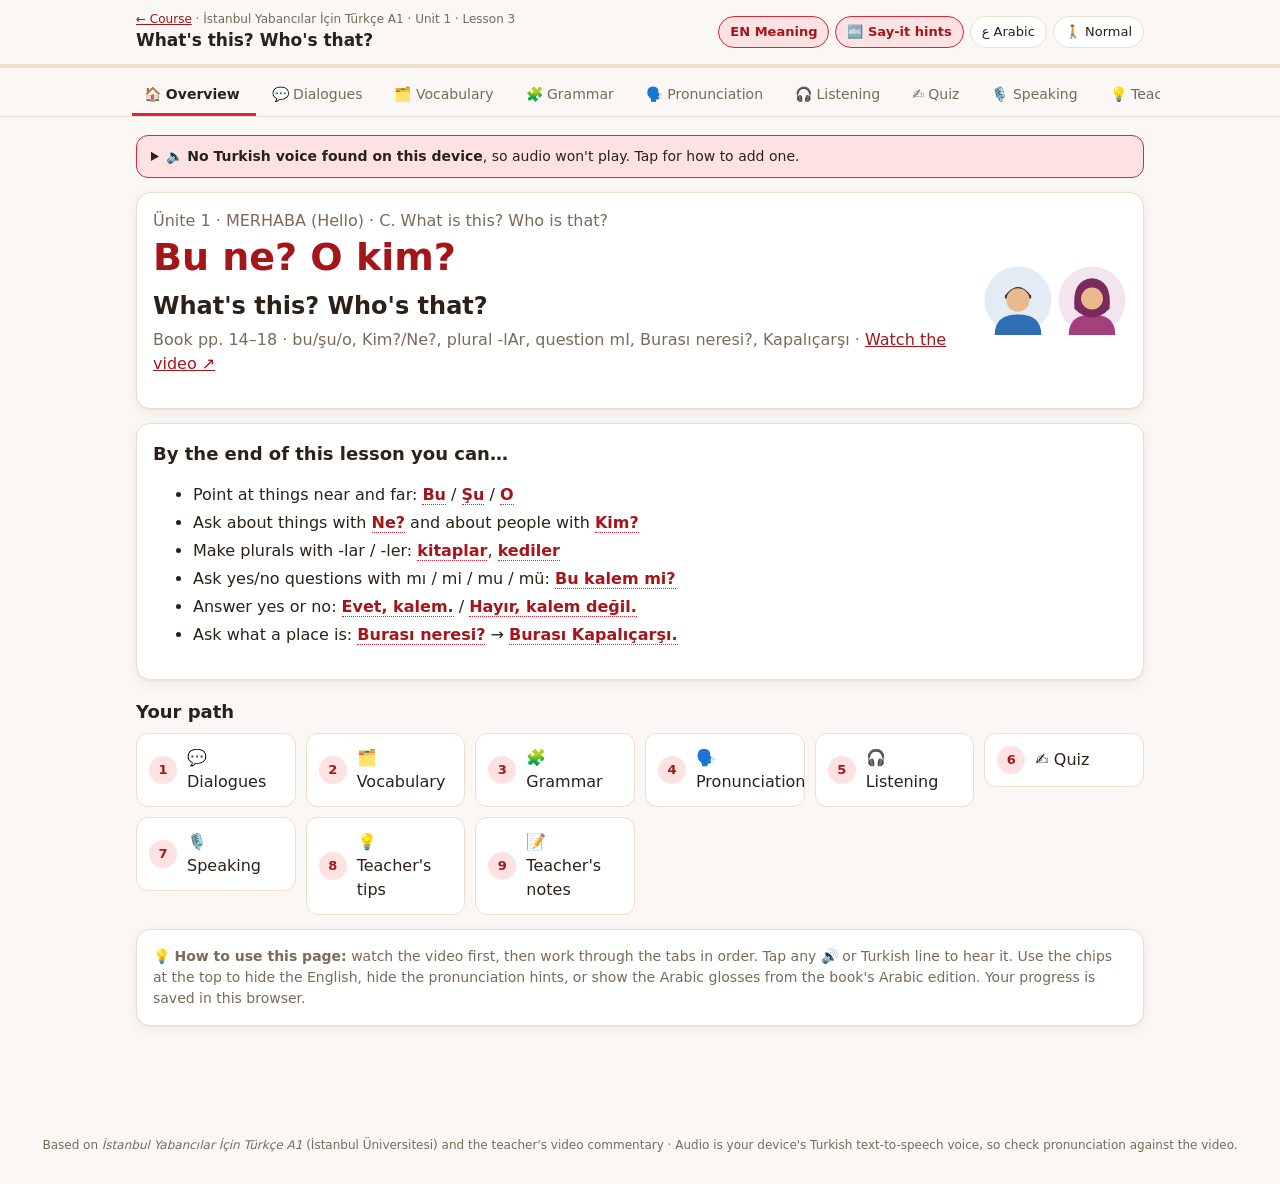
<file: docs/u1-03.html>
<!DOCTYPE html>
<html lang="en"><head><meta charset="utf-8"><meta name="viewport" content="width=device-width,initial-scale=1">
<title>What&#x27;s this? Who&#x27;s that? · Turkish A1</title><link rel="preconnect" href="https://fonts.googleapis.com"><link rel="preconnect" href="https://fonts.gstatic.com" crossorigin><link href="https://fonts.googleapis.com/css2?family=Noto+Naskh+Arabic:wght@400;600&display=swap" rel="stylesheet"><style>:root{
  --bg:#faf7f5; --panel:#ffffff; --ink:#2b2118; --muted:#7a6a58; --line:#ecdfcc;
  --accent:#d62839; --accent-2:#a4161a; --accent-soft:#fde2e4;
  --good:#2f8a4f; --good-soft:#dff3e5; --bad:#c2402a; --bad-soft:#fbe3de;
  --m:#2f6db5; --m-soft:#e2eefb; --f:#a3407e; --f-soft:#f8e3f0;
  --radius:14px; --shadow:0 1px 2px rgba(60,40,10,.06),0 4px 14px rgba(60,40,10,.06);
  --ar:"Noto Naskh Arabic","Amiri","Traditional Arabic",serif;
  --ui:system-ui,-apple-system,"Segoe UI",Roboto,sans-serif;
}
@media (prefers-color-scheme:dark){:root{
  --bg:#1a1611; --panel:#241e17; --ink:#f3e9dc; --muted:#b4a28c; --line:#3a3027;
  --accent:#ef5b67; --accent-2:#ff8a93; --accent-soft:#3d1c20;
  --good:#5cc27f; --good-soft:#1d3324; --bad:#ef7a64; --bad-soft:#3d221d;
  --m:#7fb0ef; --m-soft:#1e2b3b; --f:#e38bc0; --f-soft:#3a2032;
  --shadow:none;
}}
*{box-sizing:border-box}
html,body{margin:0;background:var(--bg);color:var(--ink);font-family:var(--ui);line-height:1.5}
button{font:inherit;color:inherit;cursor:pointer}
a{color:var(--accent-2)}
.ar{font-family:var(--ar);direction:rtl;unicode-bidi:isolate;line-height:1.9}
.tk{font-weight:600;line-height:1.4}
.pr{color:var(--muted);font-style:italic;font-size:14px}
.en{color:var(--muted)}
.arg{display:none;font-family:var(--ar);direction:rtl;color:var(--accent-2);font-size:18px;line-height:1.7}
body.show-ar .arg{display:block}
body.no-pr .pr{display:none} body.no-en .en{display:none}
b.say{color:var(--accent-2);cursor:pointer;border-bottom:1px dotted var(--accent)}
b.say:hover{background:var(--accent-soft)}

/* header */
header.top{position:sticky;top:0;z-index:20;background:color-mix(in srgb,var(--bg) 92%,transparent);backdrop-filter:blur(8px);border-bottom:1px solid var(--line)}
.top-inner{max-width:1040px;margin:0 auto;padding:10px 16px;display:flex;gap:12px;align-items:center;flex-wrap:wrap}
.brand{display:flex;flex-direction:column;min-width:0;flex:1}
.brand small{color:var(--muted);font-size:12px}
.brand b{font-size:17px}
.toggles{display:flex;gap:6px;flex-wrap:wrap;align-items:center}
.chip{border:1px solid var(--line);background:var(--panel);border-radius:999px;padding:5px 11px;font-size:13px;display:inline-flex;gap:6px;align-items:center}
.chip.on{background:var(--accent-soft);border-color:var(--accent);color:var(--accent-2);font-weight:600}
.progress{height:4px;background:var(--line)} .progress>div{height:100%;background:var(--accent);transition:width .4s}

nav.tabs{max-width:1040px;margin:0 auto;padding:8px 12px 0;display:flex;gap:4px;overflow-x:auto;scrollbar-width:none}
nav.tabs::-webkit-scrollbar{display:none}
nav.tabs a{flex:none;text-decoration:none;color:var(--muted);padding:8px 12px;border-radius:10px 10px 0 0;font-size:14px;border-bottom:3px solid transparent;white-space:nowrap}
nav.tabs a.active{color:var(--ink);font-weight:600;border-bottom-color:var(--accent)}
nav.tabs a .tick{color:var(--good);margin-inline-start:4px}

main{max-width:1040px;margin:0 auto;padding:18px 16px 80px}
h2{margin:6px 0 4px;font-size:24px} h3{margin:18px 0 8px;font-size:18px}
.lead{color:var(--muted);margin:0 0 16px}
.card{background:var(--panel);border:1px solid var(--line);border-radius:var(--radius);padding:16px;box-shadow:var(--shadow)}
.stack>*+*{margin-top:14px}
.grid{display:grid;gap:12px;grid-template-columns:repeat(auto-fill,minmax(210px,1fr))}
.row{display:flex;gap:8px;flex-wrap:wrap;align-items:center}
.btn{border:1px solid var(--line);background:var(--panel);padding:8px 14px;border-radius:10px;font-weight:500}
.btn:hover{border-color:var(--accent)}
.btn.primary{background:var(--accent);border-color:var(--accent);color:#fff}
.btn.primary:hover{background:var(--accent-2)}
.btn.small{padding:4px 10px;font-size:13px}
.play{border:none;background:var(--accent-soft);color:var(--accent-2);width:34px;height:34px;border-radius:50%;flex:none;display:inline-grid;place-items:center;font-size:14px}
.play:hover{background:var(--accent);color:#fff}
.play.speaking{background:var(--accent);color:#fff;animation:pulse 1s infinite}
@keyframes pulse{50%{transform:scale(1.1)}}
.banner{background:var(--accent-soft);border:1px solid var(--accent);border-radius:12px;padding:10px 14px;font-size:14px;margin-bottom:14px}
.done-btn{margin-top:22px}

/* overview */
.hero{display:grid;grid-template-columns:1fr auto;gap:16px;align-items:center}
.hero .tk.big{font-size:38px;line-height:1.3;color:var(--accent-2)}
.goals li{margin:4px 0}
.path{display:grid;grid-template-columns:repeat(auto-fill,minmax(150px,1fr));gap:10px}
.path a{text-decoration:none;color:var(--ink)}
.path .step{padding:12px;border-radius:12px;border:1px solid var(--line);background:var(--panel);display:flex;gap:10px;align-items:center}
.path .step.done{border-color:var(--good);background:var(--good-soft)}
.path .num{width:28px;height:28px;border-radius:50%;background:var(--accent-soft);color:var(--accent-2);display:grid;place-items:center;font-weight:700;font-size:13px;flex:none}
.path .done .num{background:var(--good);color:#fff}

/* dialogue */
.dlg-head{display:flex;justify-content:space-between;gap:10px;align-items:center;flex-wrap:wrap}
.dlg-head .tk{font-size:18px}
.scene{display:flex;justify-content:center;gap:40px;margin:6px 0 4px}
.scene figure{margin:0;text-align:center;font-size:13px}
.scene figure figcaption{font-weight:600}
.bubbles{display:flex;flex-direction:column;gap:10px;margin-top:10px}
.bub{display:flex;gap:10px;align-items:flex-start;max-width:88%}
.bub.right{align-self:flex-end;flex-direction:row-reverse}
.bub .av{flex:none}
.bub .body{background:var(--bg);border:1px solid var(--line);border-radius:14px;padding:8px 12px;cursor:pointer;transition:background .2s}
.bub.right .body{text-align:left}
.bub .who{font-size:12px;color:var(--muted)}
.bub .tk.line{font-size:20px;display:block}
.bub.active .body{background:var(--accent-soft);border-color:var(--accent)}
.bub.m .who{color:var(--m)} .bub.f .who{color:var(--f)}
.hidetext .bub .tk.line,.hidetext .bub .en,.hidetext .bub .arg{filter:blur(7px)} .hidetext .bub.revealed .tk.line,.hidetext .bub.revealed .en,.hidetext .bub.revealed .arg{filter:none}
.shadow-cue{font-size:13px;color:var(--accent-2);font-weight:600;min-height:20px}

/* family tree */
.ftree{margin:12px 0;padding:12px;border-radius:12px;background:var(--bg);border:1px dashed var(--accent);text-align:center}
.ftree .label{font-size:12px;text-transform:uppercase;letter-spacing:.06em;color:var(--accent-2);font-weight:700;margin-bottom:8px}
.flevel{display:flex;flex-wrap:wrap;gap:8px;justify-content:center;direction:rtl}
.fline{width:2px;height:16px;background:var(--accent);margin:4px auto}
.fnode{border:2px solid var(--line);background:var(--panel);border-radius:12px;padding:4px 12px;display:flex;flex-direction:column;align-items:center;line-height:1.3}
.fnode .ar{font-size:20px}
.fnode small{color:var(--muted);font-size:11px;direction:ltr}
.fnode.m{border-color:var(--m)} .fnode.f{border-color:var(--f)}
.fnode.me{background:var(--accent-soft);border-color:var(--accent);font-weight:700}

/* vocab */
.filters{display:flex;gap:6px;flex-wrap:wrap;margin-bottom:12px}
.vcard{display:flex;flex-direction:column;gap:2px;position:relative}
.vcard .pic{font-size:30px;line-height:1.2}
.vcard .tk{font-size:22px}
.vcard .play{position:absolute;top:12px;right:12px}
.vcard .box{position:absolute;top:54px;right:14px;font-size:11px;color:var(--muted)}
.tag{display:inline-block;font-size:11px;background:var(--accent-soft);color:var(--accent-2);border-radius:6px;padding:1px 6px;margin-top:4px;width:max-content}

.flash-wrap{max-width:440px;margin:0 auto;text-align:center}
.flash{perspective:1000px;height:260px;cursor:pointer;margin:10px 0}
.flash-inner{position:relative;width:100%;height:100%;transition:transform .5s;transform-style:preserve-3d}
.flash.flipped .flash-inner{transform:rotateY(180deg)}
.flash .face{position:absolute;inset:0;backface-visibility:hidden;display:flex;flex-direction:column;align-items:center;justify-content:center;gap:6px;border-radius:18px;border:1px solid var(--line);background:var(--panel);box-shadow:var(--shadow);padding:16px}
.flash .back{transform:rotateY(180deg);background:var(--accent-soft)}
.flash .tk{font-size:34px}
.flash .pic{font-size:48px}

/* grammar */
.gblock h3{margin-top:0}
.gblock p{margin:8px 0}

table.g{border-collapse:collapse;width:100%;margin-top:10px}
table.g td,table.g th{border-bottom:1px solid var(--line);padding:8px;text-align:left}
table.g td.tkcell{font-size:19px;white-space:nowrap}
.widget{margin-top:14px;padding:14px;border-radius:12px;background:var(--bg);border:1px dashed var(--accent)}
.widget .label{font-size:12px;text-transform:uppercase;letter-spacing:.06em;color:var(--accent-2);font-weight:700;margin-bottom:8px}
.result{font-size:46px;text-align:center;margin:8px 0;min-height:80px}
.sfx{color:var(--accent-2)}
.sfx.m{color:var(--m)} .sfx.f{color:var(--f)}
.ncard{border:1px solid var(--line);background:var(--panel);border-radius:12px;padding:10px;text-align:center;cursor:pointer;user-select:none}
.ncard .flag{font-size:30px}
.ncard .tk{font-size:21px;display:block}
.ncard .stage{font-size:11px;color:var(--muted)}

/* sounds */
.letter{display:flex;gap:14px}
.letter .glyph{font-size:52px;font-weight:700;line-height:1;width:80px;height:80px;display:grid;place-items:center;border-radius:16px;background:var(--accent-soft);color:var(--accent-2);flex:none;cursor:pointer}
.ex{display:inline-flex;gap:6px;align-items:center;border:1px solid var(--line);border-radius:999px;padding:2px 4px 2px 12px;margin:3px;cursor:pointer;background:var(--panel)}
.ex .tk{font-size:17px}
.pair{display:grid;grid-template-columns:1fr auto 1fr;gap:10px;align-items:center}
.pair .side{text-align:center;padding:10px;border:1px solid var(--line);border-radius:12px;cursor:pointer;background:var(--panel)}
.pair .side .tk{font-size:28px;display:block}
.vs{color:var(--muted);font-size:12px;text-align:center}

/* quiz */
.quiz{max-width:640px;margin:0 auto}
.qhead{display:flex;justify-content:space-between;color:var(--muted);font-size:13px;margin-bottom:8px}
.qbar{height:6px;border-radius:6px;background:var(--line);overflow:hidden;margin-bottom:14px}.qbar>div{height:100%;background:var(--accent);transition:width .3s}
.qtext{font-size:18px;font-weight:600;margin-bottom:10px}
.qsentence{font-size:26px;text-align:center;margin:10px 0}
.qsentence .blank{display:inline-block;min-width:70px;border-bottom:3px solid var(--accent);color:var(--accent-2)}
.opts{display:grid;gap:8px}
.opt{text-align:start;border:2px solid var(--line);background:var(--panel);border-radius:12px;padding:10px 14px;font-size:16px}

.opt:hover:not(:disabled){border-color:var(--accent)}
.opt.correct{border-color:var(--good);background:var(--good-soft)}
.opt.wrong{border-color:var(--bad);background:var(--bad-soft)}
.feedback{margin-top:12px;padding:10px 14px;border-radius:12px;font-size:15px}
.feedback.good{background:var(--good-soft);color:var(--good)} .feedback.bad{background:var(--bad-soft);color:var(--bad)}
.feedback .ex-text{color:var(--ink);display:block;margin-top:4px}
.tiles{display:flex;flex-wrap:wrap;gap:8px;justify-content:center;min-height:56px;padding:8px;border-radius:12px}
.tiles.lines{flex-direction:column;align-items:stretch}.tiles.lines .tile{text-align:left;font-size:16px}
.tiles.answer{border:2px dashed var(--line);margin-bottom:8px}
.tile{font-size:19px;border:1px solid var(--line);background:var(--panel);border-radius:10px;padding:2px 14px}
.big-play{width:72px;height:72px;font-size:28px;margin:6px auto 14px;display:grid}
.score{font-size:48px;font-weight:800;text-align:center;color:var(--accent-2)}
.match{display:grid;grid-template-columns:1fr 1fr;gap:8px}
.match .mi{border:2px solid var(--line);background:var(--panel);border-radius:10px;padding:8px;text-align:center;min-height:52px}
.match .mi .tk{font-size:18px}
.match .mi.sel{border-color:var(--accent);background:var(--accent-soft)}
.match .mi.ok{border-color:var(--good);background:var(--good-soft);opacity:.55}
.match .mi.no{border-color:var(--bad);background:var(--bad-soft)}

/* speak */
.rp{display:flex;flex-direction:column;gap:10px}
.rec{display:flex;gap:8px;align-items:center;flex-wrap:wrap}
.rec .dot{width:10px;height:10px;border-radius:50%;background:var(--bad);animation:pulse 1s infinite}
.tipcard{display:flex;gap:12px}
.tipcard .ic{font-size:28px;flex:none}

.muted{color:var(--muted)}
footer{text-align:center;color:var(--muted);font-size:12px;padding:30px 16px}

/* tests */
.sortgrid{display:grid;grid-template-columns:repeat(6,1fr);gap:6px;margin-top:10px}
.scol{border:2px dashed var(--line);border-radius:12px;padding:6px;min-height:170px;display:flex;flex-direction:column;gap:4px;cursor:pointer}
.scol:hover{border-color:var(--accent)}
.shead{text-align:center;border-bottom:1px solid var(--line);padding-bottom:4px;display:flex;flex-direction:column}
.shead .ar{font-size:20px;font-weight:700} .shead small{color:var(--muted);font-size:11px}
.sitem{border:1px solid var(--line);background:var(--panel);border-radius:8px;padding:0 6px;text-align:center;display:flex;flex-direction:column}
.sitem .ar{font-size:19px} .sitem small{font-size:10px;color:var(--bad);direction:ltr}
.sitem.ex{opacity:.55;border-style:dashed}
.tile.sel{border-color:var(--accent);background:var(--accent-soft)}
.tile.x{border-color:var(--bad);background:var(--bad-soft);text-decoration:line-through}
.tile.ok,.sitem.ok{border-color:var(--good);background:var(--good-soft)}
.tile.no,.sitem.no{border-color:var(--bad);background:var(--bad-soft)}
.titems{padding-inline-start:22px;margin:6px 0} .titems li{margin:10px 0}
.qsent .tk{font-size:18px}
.qsent select{font-size:16px;max-width:100%;padding:2px 6px;border-radius:8px;border:2px solid var(--accent);background:var(--panel);color:var(--ink);margin:0 4px}
.qsent select.ok{border-color:var(--good);background:var(--good-soft)} .qsent select.no{border-color:var(--bad);background:var(--bad-soft)}
.blank{display:inline-block;min-width:60px;border-bottom:2px solid var(--accent);color:var(--accent-2);text-align:center}
.wrongw{text-decoration-color:var(--bad);text-decoration-thickness:2px}
.bank{background:var(--accent-soft);border-radius:10px;padding:8px 12px;text-align:center}
.bank .ar{font-size:20px}
.fb{font-size:14px;margin-top:2px}
.markbox{border:2px solid var(--accent);border-radius:10px;min-width:56px;text-align:center;display:flex;flex-direction:column;line-height:1.2;padding:4px}
.markbox .got{font-weight:800;font-size:18px;color:var(--accent-2);border-bottom:1px solid var(--line)} .markbox .of{font-size:13px;color:var(--muted)}
.tsec.full{border-color:var(--good)} .tsec.part{border-color:var(--accent)}
.test-link .n{font-size:22px}
@media (max-width:700px){.sortgrid{grid-template-columns:repeat(3,1fr)}}

/* index */
.book{margin-top:22px}
.lesson-link{display:flex;gap:14px;align-items:center;text-decoration:none;color:var(--ink)}
.lesson-link .n{font-size:22px;font-weight:800;color:var(--accent-2);width:44px;text-align:center}
.lesson-link .tk{font-size:18px;color:var(--accent-2)}
.soon{opacity:.5}
@media (max-width:600px){
  .hero{grid-template-columns:1fr}
  .bub{max-width:100%}
  .bub .tk.line{font-size:18px}
  .flash{height:230px}
}

/* Turkish additions */
u.lv{text-decoration-color:var(--accent);text-decoration-thickness:3px;font-weight:800}
.abc{display:grid;grid-template-columns:repeat(auto-fill,minmax(58px,1fr));gap:6px}
.abtn{border:2px solid var(--line);background:var(--panel);border-radius:10px;padding:6px 0;font-size:20px;font-weight:700}
.abtn.kv,.kv{border-color:var(--m);background:var(--m-soft);color:var(--m)}
.abtn.iv,.iv{border-color:var(--f);background:var(--f-soft);color:var(--f)}
.label .kv,.label .iv{border:1px solid;border-radius:6px;padding:0 6px;margin:0 2px}
.abtn.sel{outline:3px solid var(--accent)}
.dscene{display:flex;align-items:flex-end;margin:12px 0;padding:8px 12px;border-bottom:3px solid var(--line);min-height:60px}
.tin{font:inherit;font-size:18px;padding:8px 10px;border-radius:10px;border:2px solid var(--accent);background:var(--panel);color:var(--ink);min-width:120px}
.tin.ok{border-color:var(--good);background:var(--good-soft)} .tin.no{border-color:var(--bad);background:var(--bad-soft)}
.trkeys{margin:8px 0}.trkeys .chip{font-size:16px;font-weight:700;padding:4px 12px}
.tgrid{display:grid;grid-template-columns:repeat(auto-fill,minmax(260px,1fr));gap:4px 20px}
.mini{background:var(--bg);border-radius:10px;padding:8px 12px;border:1px solid var(--line)}
.opt-l{font-size:16px;text-align:left}
details.note summary{cursor:pointer;font-size:17px}
details.note p{margin:10px 0}
.goals li .say{font-weight:600}
.tgrid .qsent{display:flex;gap:6px;align-items:center}
.tgrid .tin{min-width:0;width:100%;flex:1}
</style></head>
<body><script>window.LESSONS=[];window.COURSE_HOME="index.html";</script><script>// Unit 1 · Lesson 3 — 1C Bu ne? O kim? (book pp. 14–18)
// Source: İstanbul Yabancılar İçin Türkçe A1 (Arabic edition). Video notes: add when the transcript is available.
LESSONS.push({
  id: "u1-03",
  unit: 1,
  num: 3,
  unitEn: "Ünite 1 · MERHABA (Hello) · C. What is this? Who is that?",
  title: "What's this? Who's that?",
  titleTr: "Bu ne? O kim?",
  covers: "Book pp. 14–18 · bu/şu/o, Kim?/Ne?, plural -lAr, question mI, Burası neresi?, Kapalıçarşı",
  video: "https://www.youtube.com/playlist?list=PLrwS96DaM7OEcN2imsuUzuf2Wlhd6Jsz-",
  goals: [
    "Point at things near and far: [[Bu]] / [[Şu]] / [[O]]",
    "Ask about things with [[Ne?]] and about people with [[Kim?]]",
    "Make plurals with -lar / -ler: [[kitaplar]], [[kediler]]",
    "Ask yes/no questions with mı / mi / mu / mü: [[Bu kalem mi?]]",
    "Answer yes or no: [[Evet, kalem.]] / [[Hayır, kalem değil.]]",
    "Ask what a place is: [[Burası neresi?]] → [[Burası Kapalıçarşı.]]"
  ],

  dialogues: [
    {
      id: "d1", title: "In the classroom", titleTr: "Sınıf", note: "The speech bubbles from the classroom photo (p. 14), as a teacher–student exchange.",
      people: { "Öğretmen": "t", "Öğrenci": "f4" },
      lines: [
        ["Öğretmen", "O ne?", "What's that (over there)?", "ما ذلك؟"],
        ["Öğrenci", "O klima.", "That's an air conditioner.", "ذلك مكيّف."],
        ["Öğretmen", "O tahta mı?", "Is that the board?", "هل تلك سبّورة؟"],
        ["Öğrenci", "Evet, o tahta.", "Yes, that's the board.", "نعم، تلك سبّورة."],
        ["Öğretmen", "Onlar kim?", "Who are they?", "من هم؟"],
        ["Öğrenci", "Onlar öğrenci.", "They're students.", "هم طلاب."],
        ["Öğretmen", "Onlar ne?", "What are those?", "ما تلك؟"],
        ["Öğrenci", "Kitaplar.", "Books.", "كتب."],
        ["Öğretmen", "Şu ne?", "What's that?", "ما ذاك؟"],
        ["Öğrenci", "Şu bilgisayar.", "That's a computer.", "ذاك حاسوب."],
        ["Öğretmen", "Bu kalem mi?", "Is this a pen?", "هل هذا قلم؟"],
        ["Öğrenci", "Hayır, bu kalem değil. Bu defter.", "No, this isn't a pen. It's a notebook.", "لا، هذا ليس قلمًا. هذا دفتر."],
        ["Öğretmen", "Bu ne?", "What's this?", "ما هذا؟"],
        ["Öğrenci", "Bu sıra.", "This is a desk.", "هذا مقعد دراسي."]
      ]
    },
    {
      id: "d2", title: "The Grand Bazaar", titleTr: "Kapalıçarşı", note: "Listening text 3 (p. 17) with the gaps filled in. A visitor asks a local about Istanbul's covered bazaar.",
      people: { "A": "m1", "B": "f2" },
      lines: [
        ["A", "Burası neresi?", "What place is this?", "ما هذا المكان؟"],
        ["B", "Burası Kapalıçarşı.", "This is the Grand Bazaar.", "هذا هو السوق المسقوف."],
        ["A", "Şunlar kim?", "Who are those people?", "من أولئك؟"],
        ["B", "Onlar turist.", "They're tourists.", "هم سيّاح."],
        ["A", "Kapalıçarşı büyük mü?", "Is the Grand Bazaar big?", "هل السوق المسقوف كبير؟"],
        ["B", "Evet, burası büyük bir çarşı.", "Yes, this is a big market.", "نعم، هذا سوق كبير."],
        ["A", "Şurası kafe mi?", "Is that place a café?", "هل ذاك المكان مقهى؟"],
        ["B", "Hayır, orası kafe değil. Mağaza.", "No, that's not a café. It's a shop.", "لا، ذلك ليس مقهى. إنه متجر."]
      ]
    },
    {
      id: "d3", title: "Where is this?", titleTr: "Burası neresi?", note: "The examples from p. 17, plus Ayasofya (exercise 8).",
      people: { "Deniz": "f1", "Emre": "m3" },
      lines: [
        ["Deniz", "Burası neresi?", "What is this place?", "ما هذا المكان؟"],
        ["Emre", "Burası ev.", "This is a house.", "هذا بيت."],
        ["Deniz", "Şurası neresi?", "What's that place?", "ما ذاك المكان؟"],
        ["Emre", "Şurası bahçe.", "That's a garden.", "ذاك حديقة."],
        ["Deniz", "Orası neresi?", "What's that place over there?", "ما ذلك المكان؟"],
        ["Emre", "Orası sokak.", "That's a street.", "ذلك شارع."],
        ["Deniz", "Burası Ankara mı?", "Is this Ankara?", "هل هذه أنقرة؟"],
        ["Emre", "Hayır, burası Ankara değil, İstanbul.", "No, this isn't Ankara, it's Istanbul.", "لا، هذه ليست أنقرة، إنها إسطنبول."],
        ["Deniz", "Burası Ayasofya mı?", "Is this Hagia Sophia?", "هل هذه آيا صوفيا؟"],
        ["Emre", "Evet, burası Ayasofya. Burası büyük ve çok güzel.", "Yes, this is Hagia Sophia. It's big and very beautiful.", "نعم، هذه آيا صوفيا. إنها كبيرة وجميلة جدًا."]
      ]
    },
    {
      id: "d4", title: "Is it a …?", titleTr: "Bu dolap mı?", note: "The question-particle examples from p. 16. Notice mı / mi changing with the last vowel.",
      people: { "Selin": "f5", "Can": "m5" },
      lines: [
        ["Selin", "Bu dolap mı?", "Is this a cupboard?", "هل هذه خزانة؟"],
        ["Can", "Evet, dolap.", "Yes, it's a cupboard.", "نعم، خزانة."],
        ["Selin", "Bu masa mı?", "Is this a table?", "هل هذه طاولة؟"],
        ["Can", "Hayır, masa değil, koltuk.", "No, it's not a table, it's an armchair.", "لا، ليست طاولة، إنها كنبة."],
        ["Selin", "Bunlar köpek mi?", "Are these dogs?", "هل هذه كلاب؟"],
        ["Can", "Evet, köpek.", "Yes, dogs.", "نعم، كلاب."],
        ["Selin", "Bu kim?", "Who is this?", "من هذا؟"],
        ["Can", "Bu öğretmen.", "This is the teacher.", "هذا المعلّم."]
      ]
    }
  ],

  vocab: [
    { t: "bu", en: "this (near me)", ar: "هذا / هذه", pic: "👇", cat: "Pointing" },
    { t: "şu", en: "that (a little way off)", ar: "ذاك / تلك", pic: "👉", cat: "Pointing" },
    { t: "o", en: "that (far away); also he / she / it", ar: "ذلك / هو / هي", pic: "👉🏔️", cat: "Pointing" },
    { t: "bunlar", pr: "bun-LAR", en: "these", ar: "هؤلاء / هذه", pic: "👇👇", cat: "Pointing" },
    { t: "şunlar", pr: "shun-LAR", en: "those", ar: "أولئك", pic: "👉👉", cat: "Pointing" },
    { t: "onlar", pr: "on-LAR", en: "those (far); also they", ar: "أولئك / هم", pic: "👥", cat: "Pointing" },
    { t: "burası", pr: "BU-ra-su", en: "here, this place", ar: "هنا / هذا المكان", pic: "📍", cat: "Pointing" },
    { t: "şurası", pr: "SHU-ra-su", en: "there, that place", ar: "هناك / ذاك المكان", pic: "📌", cat: "Pointing" },
    { t: "orası", pr: "O-ra-su", en: "over there, that place (far)", ar: "هنالك / ذلك المكان", pic: "🗺️", cat: "Pointing" },

    { t: "Ne?", en: "what? (things)", ar: "ما؟ / ماذا؟", pic: "❓", cat: "Questions" },
    { t: "Kim?", en: "who? (people)", ar: "مَن؟", pic: "🧑❓", cat: "Questions" },
    { t: "Neresi?", pr: "NE-re-si", en: "which place? where?", ar: "أيّ مكان؟", pic: "🧭", cat: "Questions" },
    { t: "evet", pr: "E-vet", en: "yes", ar: "نعم", pic: "✅", cat: "Questions" },
    { t: "hayır", pr: "HA-yur", en: "no", ar: "لا", pic: "❌", cat: "Questions" },
    { t: "değil", pr: "de-YEEL", en: "not (is not)", ar: "ليس", pic: "🚫", cat: "Questions" },

    { t: "kitap", pr: "kee-TAP", en: "book", ar: "كتاب", pic: "📕", cat: "Classroom" },
    { t: "kalem", pr: "ka-LEM", en: "pen, pencil", ar: "قلم", pic: "✏️", cat: "Classroom" },
    { t: "defter", pr: "def-TER", en: "notebook", ar: "دفتر", pic: "📓", cat: "Classroom" },
    { t: "çanta", pr: "chan-TA", en: "bag", ar: "حقيبة", pic: "🎒", cat: "Classroom" },
    { t: "cetvel", pr: "jet-VEL", en: "ruler", ar: "مسطرة", pic: "📏", cat: "Classroom" },
    { t: "pergel", pr: "per-GEL", en: "compasses", ar: "فرجار", pic: "📐", cat: "Classroom" },
    { t: "harita", pr: "ha-ree-TA", en: "map", ar: "خريطة", pic: "🗺️", cat: "Classroom" },
    { t: "tahta", pr: "tah-TA", en: "board", ar: "سبّورة", pic: "🟫", cat: "Classroom" },
    { t: "saat", pr: "sa-AT", en: "clock, watch; hour", ar: "ساعة", pic: "⏰", cat: "Classroom" },
    { t: "bilgisayar", pr: "beel-gee-sa-YAR", en: "computer", ar: "حاسوب", pic: "💻", cat: "Classroom" },
    { t: "hesap makinesi", pr: "he-SAP ma-kee-ne-SEE", en: "calculator", ar: "آلة حاسبة", pic: "🧮", cat: "Classroom" },
    { t: "fincan", pr: "feen-JAN", en: "cup", ar: "فنجان", pic: "☕", cat: "Classroom" },
    { t: "elma", pr: "el-MA", en: "apple", ar: "تفاحة", pic: "🍎", cat: "Classroom" },
    { t: "sıra", pr: "su-RA", en: "school desk", ar: "مقعد دراسي", pic: "🪑", cat: "Classroom" },
    { t: "klima", pr: "KLEE-ma", en: "air conditioner", ar: "مكيّف", pic: "❄️", cat: "Classroom" },
    { t: "dolap", pr: "do-LAP", en: "cupboard, wardrobe", ar: "خزانة", pic: "🗄️", cat: "Classroom" },
    { t: "koltuk", pr: "kol-TUK", en: "armchair", ar: "كنبة / مقعد", pic: "🛋️", cat: "Classroom" },
    { t: "sandalye", pr: "san-DAL-ye", en: "chair", ar: "كرسي", pic: "🪑", cat: "Classroom" },
    { t: "pencere", pr: "pen-je-RE", en: "window", ar: "نافذة", pic: "🪟", cat: "Classroom" },
    { t: "kapı", pr: "ka-PU", en: "door", ar: "باب", pic: "🚪", cat: "Classroom" },

    { t: "öğrenci", pr: "o-ren-JEE", en: "student", ar: "طالب", pic: "🧑‍🎓", cat: "People (Kim?)" },
    { t: "polis", pr: "po-LEES", en: "police officer", ar: "شرطي", pic: "👮", cat: "People (Kim?)" },
    { t: "postacı", pr: "pos-ta-JU", en: "postman", ar: "ساعي البريد", pic: "📮", cat: "People (Kim?)" },
    { t: "şarkıcı", pr: "shar-ku-JU", en: "singer", ar: "مغنٍّ", pic: "🎤", cat: "People (Kim?)" },
    { t: "avukat", pr: "a-vu-KAT", en: "lawyer", ar: "محامٍ", pic: "⚖️", cat: "People (Kim?)" },
    { t: "garson", pr: "gar-SON", en: "waiter", ar: "نادل", pic: "🤵", cat: "People (Kim?)" },
    { t: "mühendis", pr: "myu-hen-DEES", en: "engineer", ar: "مهندس", pic: "👷", cat: "People (Kim?)" },
    { t: "hemşire", pr: "hem-shee-RE", en: "nurse", ar: "ممرّضة", pic: "🧑‍⚕️", cat: "People (Kim?)" },
    { t: "doktor", pr: "dok-TOR", en: "doctor", ar: "طبيب", pic: "🩺", cat: "People (Kim?)" },
    { t: "turist", pr: "tu-REEST", en: "tourist", ar: "سائح", pic: "📸", cat: "People (Kim?)" },

    { t: "kedi", pr: "ke-DEE", en: "cat", ar: "قطة", pic: "🐱", cat: "Animals & things (Ne?)" },
    { t: "köpek", pr: "ko-PEK", en: "dog", ar: "كلب", pic: "🐶", cat: "Animals & things (Ne?)" },
    { t: "kuş", pr: "kush", en: "bird", ar: "طائر", pic: "🐦", cat: "Animals & things (Ne?)" },
    { t: "telefon", pr: "te-le-FON", en: "telephone", ar: "هاتف", pic: "📱", cat: "Animals & things (Ne?)" },
    { t: "çay", pr: "chai", en: "tea", ar: "شاي", pic: "🍵", cat: "Animals & things (Ne?)" },
    { t: "bardak", pr: "bar-DAK", en: "glass (for drinking)", ar: "كوب", pic: "🥛", cat: "Animals & things (Ne?)" },
    { t: "yüzük", pr: "yu-ZYUK", en: "ring", ar: "خاتم", pic: "💍", cat: "Animals & things (Ne?)" },

    { t: "ev", en: "house, home", ar: "بيت", pic: "🏠", cat: "Places" },
    { t: "bahçe", pr: "bah-CHE", en: "garden", ar: "حديقة", pic: "🌳", cat: "Places" },
    { t: "sokak", pr: "so-KAK", en: "street", ar: "شارع", pic: "🛣️", cat: "Places" },
    { t: "çarşı", pr: "char-SHU", en: "market, bazaar", ar: "سوق", pic: "🛍️", cat: "Places" },
    { t: "Kapalıçarşı", pr: "ka-pa-LU-char-shu", en: "the Grand Bazaar (lit. covered market)", ar: "السوق المسقوف", pic: "🏛️", cat: "Places" },
    { t: "kafe", pr: "ka-FE", en: "café", ar: "مقهى", pic: "☕", cat: "Places" },
    { t: "mağaza", pr: "maa-ZA", en: "shop, store", ar: "متجر", pic: "🏬", cat: "Places" },
    { t: "sınıf", pr: "su-NUF", en: "classroom, class", ar: "صف", pic: "🏫", cat: "Places" },
    { t: "okul", pr: "o-KUL", en: "school", ar: "مدرسة", pic: "🏫", cat: "Places" },
    { t: "Ayasofya", pr: "a-ya-SOF-ya", en: "Hagia Sophia", ar: "آيا صوفيا", pic: "🕌", cat: "Places" },

    { t: "büyük", pr: "byu-YUK", en: "big", ar: "كبير", pic: "🐘", cat: "Describing" },
    { t: "güzel", pr: "gyu-ZEL", en: "beautiful, nice", ar: "جميل", pic: "🌸", cat: "Describing" },
    { t: "çok", pr: "chok", en: "very; many, a lot", ar: "جدًا / كثير", pic: "➕", cat: "Describing" },
    { t: "kalabalık", pr: "ka-la-ba-LUK", en: "crowded", ar: "مزدحم", pic: "👥👥", cat: "Describing" },
    { t: "temiz", pr: "te-MEEZ", en: "clean", ar: "نظيف", pic: "✨", cat: "Describing" }
  ],

  grammar: [
    {
      id: "g-busuo",
      title: "[[Bu]] · [[Şu]] · [[O]]: near, further, far",
      body: [
        "Turkish has <b>three</b> pointing words where English has two: [[bu]] = this (near me), [[şu]] = that (a little further, often pointing), [[o]] = that (far away, or out of sight). The teacher: <i>bu</i> is near, <i>şu</i> is further, <i>o</i> is even further.",
        "<b>No gender!</b> The book's Arabic note points out that unlike Arabic (هذا / هذه), Turkish demonstratives don't change for masculine or feminine. And [[o]] also means <i>he, she</i> and <i>it</i>.",
        "There's no word for <i>is</i>: [[Bu masa.]] = <i>This (is a) table.</i> No word for <i>a</i> or <i>the</i> either.",
        "Plural: [[bunlar]] (these), [[şunlar]] (those), [[onlar]] (those far / they). After them the noun can stay singular: [[Bunlar köpek.]] = These are dogs.",
        "In more formal or written Turkish you may see the ending -dIr (is): [[Bu ne(dir)?|Bu nedir?]] → [[Bu dolaptır.]] It's optional; in speech it's usually left out."
      ],
      widget: {
        type: "demo",
        objects: [{ t: "kitap", pic: "📕", en: "book" }, { t: "kalem", pic: "✏️", en: "pen" }, { t: "masa", pic: "🪑", en: "table" }, { t: "kedi", pic: "🐱", en: "cat" }, { t: "elma", pic: "🍎", en: "apple" }, { t: "saat", pic: "⏰", en: "clock" }]
      }
    },
    {
      id: "g-kimne",
      title: "[[Kim?]] for people, [[Ne?]] for things",
      body: [
        "Use [[Kim?]] (who?) for people and [[Ne?]] (what?) for everything else: objects, animals, food. [[Bu kim?]] → [[Bu öğretmen.]] · [[Bu ne?]] → [[Bu kalem.]]",
        "Like in Arabic, the question word stands where the answer will go: [[O kim?]] → <i>O <b>polis</b>.</i>",
        "Exercise 4 (p. 15) asks you to sort words into <i>Kim?</i> and <i>Ne?</i>. Try the builder below, then the Quiz."
      ],
      widget: {
        type: "combo", label: "Pick a word and a pointing word · the engine asks the right question",
        rows: [{ k: "bu", label: "bu (near)" }, { k: "su", label: "şu (further)" }, { k: "o", label: "o (far)" }],
        cols: [{ k: "polis", label: "👮 polis" }, { k: "kedi", label: "🐱 kedi" }, { k: "hemsire", label: "🧑‍⚕️ hemşire" }, { k: "telefon", label: "📱 telefon" }, { k: "garson", label: "🤵 garson" }, { k: "kus", label: "🐦 kuş" }],
        out: {
          "bu|polis": ["Bu kim? Bu polis.", "Who is this? This is a police officer.", "polis is a person → [[Kim?]]"],
          "su|polis": ["Şu kim? Şu polis.", "Who is that? That's a police officer.", "polis is a person → [[Kim?]]"],
          "o|polis": ["O kim? O polis.", "Who is that? He/she is a police officer.", "[[o]] can mean he or she, too"],
          "bu|kedi": ["Bu ne? Bu kedi.", "What is this? This is a cat.", "animals are not people → [[Ne?]]"],
          "su|kedi": ["Şu ne? Şu kedi.", "What is that? That's a cat.", "animals → [[Ne?]]"],
          "o|kedi": ["O ne? O kedi.", "What is that? That's a cat.", "animals → [[Ne?]]"],
          "bu|hemsire": ["Bu kim? Bu hemşire.", "Who is this? This is a nurse.", "person → [[Kim?]]"],
          "su|hemsire": ["Şu kim? Şu hemşire.", "Who is that? That's a nurse.", "person → [[Kim?]]"],
          "o|hemsire": ["O kim? O hemşire.", "Who is she? She's a nurse.", "person → [[Kim?]]"],
          "bu|telefon": ["Bu ne? Bu telefon.", "What is this? This is a phone.", "thing → [[Ne?]]"],
          "su|telefon": ["Şu ne? Şu telefon.", "What is that? That's a phone.", "thing → [[Ne?]]"],
          "o|telefon": ["O ne? O telefon.", "What is that? That's a phone.", "thing → [[Ne?]]"],
          "bu|garson": ["Bu kim? Bu garson.", "Who is this? This is a waiter.", "person → [[Kim?]]"],
          "su|garson": ["Şu kim? Şu garson.", "Who is that? That's a waiter.", "person → [[Kim?]]"],
          "o|garson": ["O kim? O garson.", "Who is he? He's a waiter.", "person → [[Kim?]]"],
          "bu|kus": ["Bu ne? Bu kuş.", "What is this? This is a bird.", "animal → [[Ne?]]"],
          "su|kus": ["Şu ne? Şu kuş.", "What is that? That's a bird.", "animal → [[Ne?]]"],
          "o|kus": ["O ne? O kuş.", "What is that? That's a bird.", "animal → [[Ne?]]"]
        }
      }
    },
    {
      id: "g-plural",
      title: "Plural: [[-lar|-lar]] / [[-ler|-ler]]",
      body: [
        "Add <b>-lAr</b> to make a plural. This is <b>2-way harmony</b>: if the last vowel is kalın (<b>a, ı, o, u</b>) → <b>-lar</b>; if it's ince (<b>e, i, ö, ü</b>) → <b>-ler</b>. [[kitap]] → [[kitaplar]] · [[pencere]] → [[pencereler]] · [[köy]] → [[köyler]].",
        "<b>Note 1 (p. 16):</b> after a number or a word of quantity, the noun stays <b>singular</b>: [[üç çocuk]] (three children), [[iki kalem]], [[beş bardak]], [[az kişi]] (few people), [[çok insan]] (many people), [[birkaç öğrenci]] (a few students). Never <s>üç çocuklar</s>.",
        "<b>Note 2 (p. 16):</b> some words borrowed from Arabic or French end in a, o or u but take <b>-ler</b>, because their last vowel is pronounced “thin”: [[saatler]], [[roller]], [[haller]], [[seyahatler]], [[kalpler]], [[idealler]]. Tap them in the builder: they're marked as exceptions. Arabic speakers will recognise many: ساعة، حال، مثال."
      ],
      widget: {
        type: "harmony", label: "Make it plural · watch the last vowel",
        suffixes: ["pl"],
        words: [
          { t: "kitap", en: "book" }, { t: "kız", en: "girl" }, { t: "kutu", en: "box" }, { t: "televizyon", en: "television" },
          { t: "pencere", en: "window" }, { t: "kedi", en: "cat" }, { t: "köy", en: "village" }, { t: "üzüm", en: "grape" },
          { t: "öğrenci", en: "student" }, { t: "masa", en: "table" },
          { t: "saat", en: "clock", exc: { pl: "saatler" }, why: "saat comes from Arabic سَاعَة; its last a is “thin”, so it takes -ler (note 2, p. 16)." },
          { t: "rol", en: "role", exc: { pl: "roller" }, why: "rol comes from French rôle; the l is “thin”, so it takes -ler (note 2)." },
          { t: "hal", en: "state", exc: { pl: "haller" }, why: "hâl comes from Arabic حال; it takes -ler (note 2)." }
        ]
      }
    },
    {
      id: "g-mi",
      title: "Yes/no questions: [[mı|mı]] · [[mi|mi]] · [[mu|mu]] · [[mü|mü]]",
      body: [
        "To ask a yes/no question, put <b>mI</b> after the word you're asking about. It's the Turkish version of Arabic <i>hal</i> (هل), but it comes <b>after</b> the word, not at the start: [[Bu kalem mi?]] = <i>Is this a pen?</i>",
        "It's written as a <b>separate word</b> but follows <b>4-way harmony</b>: <b>a, ı → mı</b> · <b>e, i → mi</b> · <b>o, u → mu</b> · <b>ö, ü → mü</b>. [[Bu dolap mı?]] · [[Bu kedi mi?]] · [[Bu kutu mu?]] · [[Bunlar yüzük mü?]]",
        "Answers: [[Evet, kalem.]] (Yes, a pen.) or [[Hayır, kalem değil.]] (No, not a pen.) [[değil]] (not) is also a separate word, and it never changes.",
        "Pronunciation: the stress falls on the syllable <b>just before</b> mI: bu ka<b>LEM</b> mi? The particle itself is never stressed."
      ],
      widget: {
        type: "harmony", label: "Ask the question, then answer “no”",
        suffixes: ["q", "neg"],
        words: [
          { t: "dolap", en: "cupboard" }, { t: "masa", en: "table" }, { t: "köpek", en: "dog" }, { t: "öğrenci", en: "student" },
          { t: "sınıf", en: "classroom" }, { t: "kutu", en: "box" }, { t: "postacı", en: "postman" }, { t: "yüzük", en: "ring" },
          { t: "kalabalık", en: "crowded" }, { t: "temiz", en: "clean" }, { t: "okul", en: "school" }, { t: "göz", en: "eye" }
        ]
      }
    },
    {
      id: "g-burasi",
      title: "Places: [[Burası neresi?]]",
      body: [
        "For places, Turkish has special pointing words: [[burası]] (this place, here), [[şurası]] (that place), [[orası]] (that place over there). They're built from [[bu]], [[şu]], [[o]] + <i>-ra</i> (place) + <i>-sı</i>.",
        "The question word for a place is [[neresi?]] (which place?): [[Burası neresi?]] → [[Burası sınıf.]]",
        "Combine with mI: [[Burası Ankara mı?]] → [[Evet, burası Ankara.]] / [[Hayır, burası Ankara değil, İstanbul.]]"
      ],
      table: { head: ["", "Question", "Answer"], say: 1, rows: [
        ["📍", "Burası neresi?", "[[Burası ev.]] This is a house."],
        ["📌", "Şurası neresi?", "[[Şurası bahçe.]] That's a garden."],
        ["🗺️", "Orası neresi?", "[[Orası sokak.]] That's a street."],
        ["❓", "Burası Ankara mı?", "[[Evet, burası Ankara.]] / [[Hayır, İstanbul.]]"],
        ["❓", "Şurası İzmir mi?", "[[Evet, şurası İzmir.]] / [[Hayır, Bursa.]]"]
      ] }
    }
  ],

  sounds: {
    intro: "This lesson's new sounds are mostly in the endings. Practise the four question forms, the two plural endings and the stress before mI. Tap, listen, repeat.",
    letters: [
      { l: "mı", name: "mı (after a, ı)", tip: "Dotless ı: a relaxed “muh”. Unstressed: put the stress on the word before.", ex: ["Bu masa mı?", "Bu dolap mı?", "Sınıf mı?"] },
      { l: "mi", name: "mi (after e, i)", tip: "“mee”, short.", ex: ["Bu kalem mi?", "Bu kedi mi?", "Köpek mi?"] },
      { l: "mu", name: "mu (after o, u)", tip: "“moo”, short.", ex: ["Bu kutu mu?", "Okul mu?", "Doktor mu?"] },
      { l: "mü", name: "mü (after ö, ü)", tip: "“mee” with rounded lips.", ex: ["Yüzük mü?", "Büyük mü?", "Göz mü?"] },
      { l: "-lar", name: "-lar (after a, ı, o, u)", tip: "Plural ending for kalın words. Plurals are stressed on the ending: kitap-LAR.", ex: ["kitaplar", "kızlar", "onlar"] },
      { l: "-ler", name: "-ler (after e, i, ö, ü)", tip: "Plural ending for ince words.", ex: ["kalemler", "kediler", "köyler"] },
      { l: "ğ", name: "değil", tip: "The ğ between two e/i vowels sounds like a light y: “de-yil”.", ex: ["değil", "kalem değil", "Ankara değil"] }
    ],
    pairs: [
      { a: ["bu", "this"], b: ["şu", "that"], note: "b vs ş" },
      { a: ["şu", "that"], b: ["su", "water"], note: "ş vs s" },
      { a: ["kim", "who"], b: ["kum", "sand"], note: "i vs u" },
      { a: ["masa mı?", "a table?"], b: ["kedi mi?", "a cat?"], note: "mı vs mi" },
      { a: ["kutu mu?", "a box?"], b: ["yüzük mü?", "a ring?"], note: "mu vs mü" },
      { a: ["kitaplar", "books"], b: ["kalemler", "pens"], note: "-lar vs -ler" }
    ]
  },

  // Listening game: is the speaker pointing near, further or far?
  classify: {
    label: "📏 bu, şu or o?",
    q: "Listen. Is the speaker pointing at something near (bu), further (şu) or far (o)?",
    options: ["Near · bu / burası", "Further · şu / şurası", "Far · o / orası"],
    rules: ["^(bu|bunlar|burası)(?=[\\s.,?!]|$)", "^(şu|şunlar|şurası)(?=[\\s.,?!]|$)", "^(o|onlar|orası)(?=[\\s.,?!]|$)"]
  },

  tips: [
    { icon: "📏", t: "Three distances", d: "[[bu]] = near, [[şu]] = further, [[o]] = even further. The teacher's tip: point with your hand as you say them, close, middle, far." },
    { icon: "🚻", t: "No gender in Turkish", d: "Arabic has هذا and هذه; Turkish has only [[bu]]. And [[o]] is he, she, it and that. One less thing to learn!" },
    { icon: "❓", t: "mI is the Turkish “hal”", d: "The teacher compares the question particle mI to Arabic هل (<i>hal</i>). The difference: هل comes first, mI comes <b>after</b> the word in question: [[Bu kalem mi?]]" },
    { icon: "🔁", t: "Harmony again", d: "Plural: 2 forms (-lar / -ler). Question: 4 forms (mı / mi / mu / mü). Both follow the <b>last vowel</b> of the word, as in lesson 2's kalın/ince table." },
    { icon: "🔢", t: "No plural after numbers", d: "[[iki kitap]], not <s>iki kitaplar</s>. The number already tells you there's more than one. Same after [[çok]], [[az]], [[birkaç]]." },
    { icon: "🕰️", t: "saat → saatler", d: "A few borrowed words break the harmony rule: [[saatler]], [[roller]], [[haller]]. Learn them as you meet them." },
    { icon: "🚫", t: "değil = not", d: "[[değil]] is a separate word that negates a noun or adjective: [[Bu kalem değil.]] It never changes form." },
    { icon: "🏛️", t: "Kapalıçarşı", d: "The Grand Bazaar in Istanbul is one of the oldest and largest covered markets in the world. [[kapalı]] = covered, closed; [[çarşı]] = market." }
  ],

  practice: [
    { type: "mcq", q: "The book is right in front of you. You say: “___ kitap.”", options: ["Bu", "Şu", "O"], answer: 0, sayAnswer: true },
    { type: "mcq", q: "The mountain is very far away. “___ dağ.”", options: ["Bu", "Şu", "O"], answer: 2 },
    { type: "mcq", q: "Ask about a person: “Bu ___?”", options: ["ne", "kim", "neresi"], answer: 1 },
    { type: "mcq", q: "Ask about an animal: “Bu ___?”", options: ["ne", "kim", "neresi"], answer: 0, explain: "Animals are not people, so use [[Ne?]]" },
    { type: "mcq", q: "Ask about a place: “Burası ___?”", options: ["ne", "kim", "neresi"], answer: 2 },
    { type: "mcq", q: "Plural of “kalem”:", options: ["kalemlar", "kalemler", "kalemlır"], answer: 1, explain: "Last vowel e (ince) → -ler." },
    { type: "mcq", q: "Plural of “kız”:", options: ["kızlar", "kızler", "kızlır"], answer: 0 },
    { type: "mcq", q: "Plural of “saat”:", options: ["saatlar", "saatler"], answer: 1, explain: "Exception (note 2): [[saatler]]." },
    { type: "mcq", q: "Which is correct?", options: ["üç kalemler", "üç kalem", "üç kalemlar"], answer: 1, explain: "No plural after a number (note 1)." },
    { type: "mcq", q: "Choose the right particle: “Bu kutu ___?”", options: ["mı", "mi", "mu", "mü"], answer: 2, explain: "Last vowel u → mu." },
    { type: "mcq", q: "Choose the right particle: “Bunlar yüzük ___?”", options: ["mı", "mi", "mu", "mü"], answer: 3 },
    { type: "mcq", q: "Choose the right particle: “İstanbul kalabalık ___?”", options: ["mı", "mi", "mu", "mü"], answer: 0 },
    { type: "mcq", q: "Choose the right particle: “Ev temiz ___?”", options: ["mı", "mi", "mu", "mü"], answer: 1 },
    { type: "mcq", q: "“Bu masa mı?” — “No, it's not a table.”", options: ["Hayır, masa değil.", "Hayır, masa mı.", "Evet, masa değil."], answer: 0, sayAnswer: true },
    { type: "fill", sentence: "Bu öğrenci ___? Evet, öğrenci.", en: "Is this a student? Yes. (exercise 6)", options: ["mi", "mı", "mu"], answer: 0 },
    { type: "fill", sentence: "Bu sınıf ___? Hayır, sınıf değil.", en: "Is this a classroom? No. (exercise 6)", options: ["mi", "mı", "mü"], answer: 1 },
    { type: "fill", sentence: "O postacı ___? Evet, postacı.", en: "Is he the postman? Yes. (exercise 6)", options: ["mı", "mu", "mi"], answer: 0 },
    { type: "fill", sentence: "Hayır, o gözlük ___.", en: "No, those aren't glasses. (exercise 7)", options: ["değil", "mi", "evet"], answer: 0 },
    { type: "fill", sentence: "___ neresi? Burası sınıf.", en: "What place is this? It's the classroom.", options: ["Burası", "Bu", "Bunlar"], answer: 0 },
    { type: "fill", sentence: "Kapalıçarşı büyük ___?", en: "Is the Grand Bazaar big?", options: ["mü", "mu", "mi"], answer: 0 },
    { type: "order", words: ["Bu", "kalem", "mi?"], en: "Is this a pen?" },
    { type: "order", words: ["Hayır,", "bu", "kalem", "değil."], en: "No, this isn't a pen." },
    { type: "order", words: ["Burası", "büyük", "ve", "çok", "güzel."], en: "This place is big and very beautiful." },
    { type: "order", words: ["Şurası", "kafe", "mi?"], en: "Is that place a café?" },
    { type: "reply", prompt: "Bu kim?", en: "Choose a logical reply", options: ["Bu öğretmen.", "Bu kalem.", "Burası okul."], answer: 0 },
    { type: "reply", prompt: "Onlar ne?", en: "Choose a logical reply", options: ["Kitaplar.", "Öğrenciler.", "Evet."], answer: 0 },
    { type: "reply", prompt: "Şurası kafe mi?", en: "Choose a logical reply", options: ["Hayır, orası kafe değil. Mağaza.", "Hayır, kafe mi.", "Onlar turist."], answer: 0 },
    { type: "type", q: "Exercise 5 (p. 16): plural of “defter”", answers: ["defterler"] },
    { type: "type", q: "Exercise 5: plural of “oda” (room)", answers: ["odalar"] },
    { type: "type", q: "Exercise 5: plural of “ev”", answers: ["evler"] },
    { type: "type", q: "Exercise 5: plural of “kadın” (woman)", answers: ["kadınlar"] },
    { type: "type", q: "Exercise 5: plural of “otel”", answers: ["oteller"] },
    { type: "type", q: "Exercise 5: plural of “balık” (fish)", answers: ["balıklar"] },
    { type: "type", q: "Exercise 5: plural of “büro” (office)", answers: ["bürolar"] },
    { type: "type", q: "Exercise 5: plural of “patates”", answers: ["patatesler"] }
  ],

  roleplayIntro: "You're showing a visitor around your classroom and the city. Answer each question out loud, then reveal the model answer.",
  roleplay: [
    { them: "Merhaba! Burası neresi?", themEn: "Hello! What is this place?", you: "Burası sınıf.", youEn: "This is the classroom.", hint: "Say this is the classroom" },
    { them: "Bu ne?", themEn: "What's this?", you: "Bu tahta.", youEn: "This is the board.", hint: "Name the object near you (tahta)" },
    { them: "Şu kalem mi?", themEn: "Is that a pen?", you: "Hayır, şu kalem değil. Şu cetvel.", youEn: "No, that's not a pen. That's a ruler.", hint: "Say no, it's a ruler (cetvel)" },
    { them: "Onlar kim?", themEn: "Who are they?", you: "Onlar öğrenci.", youEn: "They're students.", hint: "Say they're students" },
    { them: "Sınıf büyük mü?", themEn: "Is the classroom big?", you: "Evet, sınıf büyük.", youEn: "Yes, the classroom is big.", hint: "Say yes, it's big" },
    { them: "Orası neresi?", themEn: "What's that place over there?", you: "Orası Kapalıçarşı. Orası çok güzel.", youEn: "That's the Grand Bazaar. It's very beautiful.", hint: "Name the Grand Bazaar and say it's beautiful" }
  ]
});
</script><script>/* Turkish lesson engine — renders any lesson object in window.LESSONS.
   Shared by every lesson page of the İstanbul A1 course (and by the unit test pages). */
(function () {
  "use strict";
  const T = window.TEST || null;
  const L = T ? testLesson(T) : window.LESSONS[window.LESSONS.length - 1];
  // A test page loads the lessons it covers; merge them into one pseudo-lesson (items keep their source lesson id)
  function testLesson(t) {
    const ls = window.LESSONS, seen = new Set(), tag = (arr, id) => (arr || []).map(x => Object.assign({ src: id }, x));
    return {
      id: t.id, title: t.title, unit: t.unit, num: 0,
      vocab: ls.flatMap(l => tag(l.vocab, l.id)).filter(v => !seen.has(v.t) && seen.add(v.t)),
      practice: ls.flatMap(l => tag(l.practice, l.id)),
      dialogues: ls.flatMap(l => (l.dialogues || []).map(d => Object.assign({ src: l.id }, d))),
      lessons: ls.map(l => ({ id: l.id, num: l.num, title: l.title }))
    };
  }
  const $ = (s, el = document) => el.querySelector(s);
  const h = (html) => { const t = document.createElement("template"); t.innerHTML = html.trim(); return t.content.firstElementChild; };
  const shuffle = (a) => { a = a.slice(); for (let i = a.length - 1; i > 0; i--) { const j = Math.floor(Math.random() * (i + 1)); [a[i], a[j]] = [a[j], a[i]]; } return a; };
  const esc = (s) => String(s).replace(/[&<>"]/g, c => ({ "&": "&amp;", "<": "&lt;", ">": "&gt;", '"': "&quot;" }[c]));
  const BOOK = "İstanbul Yabancılar İçin Türkçe A1";

  /* ---------- storage (best-effort) ---------- */
  const KEY = "turkish-course-v1";
  const DEF = { en: true, ar: false, pr: true, rate: 0.85 };
  let S = { lessons: {}, words: {}, prefs: Object.assign({}, DEF) };
  try { const raw = localStorage.getItem(KEY); if (raw) S = Object.assign(S, JSON.parse(raw)); } catch (e) {}
  S.prefs = Object.assign({}, DEF, S.prefs);
  const LS = S.lessons[L.id] = S.lessons[L.id] || { done: {}, best: {} };
  const save = () => { try { localStorage.setItem(KEY, JSON.stringify(S)); } catch (e) {} };

  /* ---------- text helpers ---------- */
  const tk = (txt, cls = "") => `<span class="tk ${cls}" lang="tr">${esc(txt)}</span>`;
  const gl = (txt) => txt ? `<span class="arg" lang="ar" dir="rtl">${esc(txt)}</span>` : "";
  // [[Merhaba]] or [[Merhaba|shown text]] inside prose → bold Turkish that speaks when tapped
  const tz = (html) => String(html).replace(/\[\[([^\]|]+)(?:\|([^\]]+))?\]\]/g, (m, say, show) => `<b class="say" lang="tr" data-say="${esc(say)}">${show || say}</b>`);
  const tlow = (s) => s.toLocaleLowerCase("tr");
  const norm = (s) => tlow(s).replace(/[.,!?¿;:"“”'’()…\-–]/g, " ").replace(/\s+/g, " ").trim();

  /* ---------- vowel harmony ---------- */
  const VOWELS = "aeıioöuü", BACK = "aıou";
  const lastV = (w) => { const s = tlow(w); for (let i = s.length - 1; i >= 0; i--) if (VOWELS.includes(s[i])) return s[i]; return "e"; };
  const two = (w) => BACK.includes(lastV(w)) ? "a" : "e";
  const four = (w) => ({ a: "ı", ı: "ı", e: "i", i: "i", o: "u", u: "u", ö: "ü", ü: "ü" })[lastV(w)];
  const endsV = (w) => VOWELS.includes(tlow(w).slice(-1));
  const SUFFIX = {
    pl: { name: "plural -lAr", rule: "2-way", make: w => w + "l" + two(w) + "r" },
    q: { name: "question mI", rule: "4-way", make: w => w + " m" + four(w) + "?" },
    neg: { name: "değil (not)", rule: "none", make: w => w + " değil" },
    li: { name: "from -lI", rule: "4-way", make: w => w + "l" + four(w) },
    im: { name: "I am -(y)Im", rule: "4-way", make: w => w + (endsV(w) ? "y" : "") + four(w) + "m" },
    sin: { name: "you are -sIn", rule: "4-way", make: w => w + "s" + four(w) + "n" },
    liyim: { name: "I'm from -lIyIm", rule: "4-way", make: w => { const x = w + "l" + four(w); return x + "y" + four(x) + "m"; } },
    lisin: { name: "you're from? -lIsIn", rule: "4-way", make: w => { const x = w + "l" + four(w); return x + "s" + four(x) + "n"; } }
  };

  /* ---------- speech ---------- */
  let voice = null; const synth = window.speechSynthesis;
  function pickVoice() {
    if (!synth) return;
    const vs = synth.getVoices().filter(v => /^tr/i.test(v.lang));
    voice = vs.find(v => /Google|Microsoft|Yelda|Emel|Tolga|Filiz|Seda|Cem/i.test(v.name)) || vs[0] || null;
    const b = $("#voice-banner"); if (b) b.style.display = voice ? "none" : "block";
  }
  if (synth) { pickVoice(); synth.onvoiceschanged = pickVoice; }
  function cleanForTTS(t) { return String(t).replace(/\(.*?\)/g, "").replace(/…+|\.{3,}/g, " ").replace(/[\/←→]/g, ", ").replace(/\s–\s/g, ", ").trim(); }
  function speak(text, btn, rate) {
    return new Promise(res => {
      if (!synth) { res(); return; }
      synth.cancel();
      const u = new SpeechSynthesisUtterance(cleanForTTS(text));
      u.lang = voice ? voice.lang : "tr-TR"; if (voice) u.voice = voice;
      u.rate = rate || S.prefs.rate;
      document.querySelectorAll(".speaking").forEach(e => e.classList.remove("speaking"));
      if (btn) btn.classList.add("speaking");
      const end = () => { if (btn) btn.classList.remove("speaking"); res(); };
      u.onend = end; u.onerror = end;
      synth.speak(u);
      setTimeout(end, 15000);
    });
  }
  const playBtn = (txt, extra = "") => `<button class="play ${extra}" data-say="${esc(txt)}" title="Listen" aria-label="Listen">🔊</button>`;
  document.addEventListener("click", e => {
    const b = e.target.closest("[data-say]"); if (b) { e.stopPropagation(); speak(b.dataset.say, b.classList.contains("play") ? b : b.querySelector(".play")); }
  });

  /* ---------- avatars (simple SVG illustrations) ---------- */
  const PAL = { m1: ["#2f6db5", "#3b2a1e"], m2: ["#1f8a8a", "#1b1b1b"], m3: ["#5b4fb5", "#6b4a2b"], m4: ["#2c3e50", "#2c2c2c"], m5: ["#b5563a", "#d9b36c"], f1: ["#a3407e", "#7a2a5c"], f2: ["#6b4e9b", "#3e2a63"], f3: ["#c0392b", "#d9a74a"], f4: ["#3f7a5a", "#245039"], f5: ["#d35400", "#5a3a22"], t: ["#7f8c8d", "#555"] };
  function avatar(kind, size = 46) {
    const [c1, c2] = PAL[kind] || ["#888", "#555"];
    const male = kind[0] === "m" || kind === "t";
    const head = male
      ? `<path d="M15 21 Q24 9 33 21 L33 23 L15 23Z" fill="${c2}"/><circle cx="24" cy="24" r="8" fill="#e9b98f"/>${kind === "t" ? `<rect x="18" y="22" width="5" height="3" rx="1" fill="none" stroke="#333"/><rect x="25" y="22" width="5" height="3" rx="1" fill="none" stroke="#333"/>` : ""}`
      : `<path d="M12 30 Q10 10 24 9 Q38 10 36 30 Q30 36 24 36 Q18 36 12 30Z" fill="${c2}"/><circle cx="24" cy="23" r="7.5" fill="#e9b98f"/>`;
    return `<svg class="av" width="${size}" height="${size}" viewBox="0 0 48 48" aria-hidden="true"><circle cx="24" cy="24" r="23" fill="${c1}22"/><path d="M8 48 Q8 34 24 34 Q40 34 40 48Z" fill="${c1}"/>${head}</svg>`;
  }

  /* ---------- sections ---------- */
  const SECTIONS = [
    ["overview", "Overview", "🏠"], ["dialogues", "Dialogues", "💬"], ["vocabulary", "Vocabulary", "🗂️"],
    ["grammar", "Grammar", "🧩"], ["sounds", "Pronunciation", "🗣️"], ["listening", "Listening", "🎧"],
    ["practice", "Quiz", "✍️"], ["speaking", "Speaking", "🎙️"], ["tips", "Teacher's tips", "💡"],
    ["notes", "Teacher's notes", "📝"], ["review", "Review", "🔁"]
  ];
  const learnable = SECTIONS.filter(s => !["overview", "review"].includes(s[0]));

  function renderShell() {
    document.title = `${L.title} · Turkish A1`;
    document.body.innerHTML = `
    <header class="top">
      <div class="top-inner">
        <div class="brand"><small>${window.COURSE_HOME ? `<a href="${window.COURSE_HOME}">← Course</a> · ` : ""}${BOOK} · Unit ${L.unit} · Lesson ${L.num}</small><b>${esc(L.title)}</b></div>
        <div class="toggles">
          <button class="chip" id="t-en">EN Meaning</button>
          <button class="chip" id="t-pr">🔤 Say-it hints</button>
          <button class="chip" id="t-ar">ع Arabic</button>
          <button class="chip" id="t-rate">🐢 Speed</button>
        </div>
      </div>
      <div class="progress"><div id="pbar"></div></div>
      <nav class="tabs" id="tabs">${SECTIONS.map(([id, n, ic]) => `<a href="#${id}" data-tab="${id}">${ic} ${n}<span class="tick"></span></a>`).join("")}</nav>
    </header>
    <main id="main"></main>
    <footer>Based on <i>${BOOK}</i> (İstanbul Üniversitesi) and the teacher's video commentary · Audio is your device's Turkish text-to-speech voice, so check pronunciation against the video.</footer>`;
    wirePrefs();
  }
  function wirePrefs() {
    const setChips = () => {
      [["#t-en", "en"], ["#t-pr", "pr"], ["#t-ar", "ar"]].forEach(([s, k]) => { const b = $(s); if (b) b.classList.toggle("on", S.prefs[k]); });
      $("#t-rate").textContent = S.prefs.rate < 0.75 ? "🐢 Slow" : S.prefs.rate < 0.95 ? "🚶 Normal" : "🐇 Fast";
      document.body.classList.toggle("no-en", !S.prefs.en);
      document.body.classList.toggle("no-pr", !S.prefs.pr);
      document.body.classList.toggle("show-ar", S.prefs.ar);
    };
    [["#t-en", "en"], ["#t-pr", "pr"], ["#t-ar", "ar"]].forEach(([s, k]) => { const b = $(s); if (b) b.onclick = () => { S.prefs[k] = !S.prefs[k]; save(); setChips(); }; });
    $("#t-rate").onclick = () => { S.prefs.rate = S.prefs.rate < 0.75 ? 0.85 : S.prefs.rate < 0.95 ? 1.0 : 0.6; save(); setChips(); };
    setChips();
  }
  function updateProgress() {
    const n = learnable.filter(s => LS.done[s[0]]).length;
    $("#pbar").style.width = (100 * n / learnable.length) + "%";
    document.querySelectorAll("#tabs a").forEach(a => { $(".tick", a).textContent = LS.done[a.dataset.tab] ? "✓" : ""; });
  }
  function doneButton(id, next) {
    const el = h(`<div class="row done-btn"><button class="btn primary">${LS.done[id] ? "✓ Completed" : "Mark as complete"} → ${next ? "next: " + SECTIONS.find(s => s[0] === next)[1] : ""}</button></div>`);
    $("button", el).onclick = () => { LS.done[id] = true; save(); updateProgress(); if (next) location.hash = next; };
    return el;
  }
  const nextOf = id => { const i = SECTIONS.findIndex(s => s[0] === id); return SECTIONS[i + 1] && SECTIONS[i + 1][0]; };
  const voiceBanner = () => h(`<details class="banner" id="voice-banner" style="display:none"><summary>🔈 <b>No Turkish voice found on this device</b>, so audio won't play. Tap for how to add one.</summary><p style="margin:8px 0 0">You can still read and do the quizzes. <b>Windows:</b> Settings → Time &amp; language → Speech → Add voices → Turkish. <b>Android:</b> install Google Speech Services and add Turkish. <b>iPhone/Mac:</b> Settings → Accessibility → Spoken Content → Voices → Turkish. Chrome and Edge on a desktop usually include one already.</p></details>`);

  const views = {};
  function route() {
    const id = (location.hash || "#overview").slice(1);
    const view = views[id] ? id : "overview";
    document.querySelectorAll("#tabs a").forEach(a => a.classList.toggle("active", a.dataset.tab === view));
    const a = $(`#tabs a[data-tab="${view}"]`); if (a) a.scrollIntoView({ block: "nearest", inline: "center" });
    if (synth) synth.cancel();
    const main = $("#main"); main.innerHTML = "";
    main.appendChild(voiceBanner()); pickVoice();
    views[view](main);
    if (!["overview", "review"].includes(view)) main.appendChild(doneButton(view, nextOf(view)));
    window.scrollTo(0, 0);
  }

  /* ---------- Overview ---------- */
  views.overview = (m) => {
    m.appendChild(h(`<div class="stack">
      <div class="card hero"><div>
        <div class="muted">${esc(L.unitEn)}</div>
        <div>${tk(L.titleTr, "big")}</div>
        <h2>${esc(L.title)}</h2>
        <p class="lead">${esc(L.covers)} · <a href="${L.video}" target="_blank" rel="noopener">Watch the video ↗</a></p>
      </div><div style="display:flex;gap:4px">${avatar("m1", 70)}${avatar("f1", 70)}</div></div>
      <div class="card"><h3 style="margin-top:0">By the end of this lesson you can…</h3><ul class="goals">${L.goals.map(g => `<li>${tz(g)}</li>`).join("")}</ul></div>
      <div><h3>Your path</h3><div class="path">${learnable.map(([id, n, ic], i) => `<a href="#${id}"><div class="step ${LS.done[id] ? "done" : ""}"><span class="num">${LS.done[id] ? "✓" : i + 1}</span><span>${ic} ${n}</span></div></a>`).join("")}</div></div>
      <div class="card muted" style="font-size:14px">💡 <b>How to use this page:</b> watch the video first, then work through the tabs in order. Tap any 🔊 or Turkish line to hear it. Use the chips at the top to hide the English, hide the pronunciation hints, or show the Arabic glosses from the book's Arabic edition. Your progress is saved in this browser.</div>
    </div>`));
  };

  /* ---------- Dialogues ---------- */
  views.dialogues = (m) => {
    m.appendChild(h(`<div><h2>Dialogues</h2><p class="lead">Listen, then read along. <b>▶ Play</b> reads the whole conversation. <b>🔁 Shadow</b> pauses after each line so you can repeat it, as the teacher asks. <b>🙈 Hide text</b> turns it into a listening test.</p></div>`));
    if (!L.dialogues.length) m.appendChild(h(`<div class="card muted">This lesson has no dialogue.</div>`));
    L.dialogues.forEach(d => {
      const names = Object.keys(d.people);
      const card = h(`<div class="card" style="margin-bottom:16px">
        <div class="dlg-head"><div><b>${esc(d.title)}</b>${d.titleTr ? " · " + tk(d.titleTr) : ""}<div class="muted" style="font-size:14px">${tz(esc(d.note || ""))}</div></div>
          <div class="row"><button class="btn small" data-act="play">▶ Play</button><button class="btn small" data-act="shadow">🔁 Shadow</button><button class="btn small" data-act="hide">🙈 Hide text</button></div></div>
        <div class="scene">${names.map(n => `<figure>${avatar(d.people[n], 64)}<figcaption>${esc(n)}</figcaption></figure>`).join(`<div style="font-size:30px;align-self:center">🤝</div>`)}</div>
        <div class="shadow-cue"></div>
        <div class="bubbles">${d.lines.map((ln, i) => {
          const side = names.indexOf(ln[0]) === 0 ? "left" : "right"; const g = d.people[ln[0]][0];
          return `<div class="bub ${side} ${g}" data-i="${i}">${avatar(d.people[ln[0]], 38)}<div class="body"><div class="who">${esc(ln[0])}</div>${tk(ln[1], "line")}<div class="en">${esc(ln[2])}</div>${gl(ln[3])}</div></div>`;
        }).join("")}</div></div>`);
      const bubs = [...card.querySelectorAll(".bub")]; const cue = $(".shadow-cue", card);
      let runId = 0;
      bubs.forEach((b, i) => b.querySelector(".body").onclick = () => { runId++; b.classList.add("revealed"); highlight(i); speak(d.lines[i][1]); });
      const highlight = i => bubs.forEach((b, j) => b.classList.toggle("active", j === i));
      async function run(shadow) {
        const my = ++runId;
        for (let i = 0; i < d.lines.length; i++) {
          if (my !== runId) return;
          highlight(i); cue.textContent = shadow ? "Listen…" : "";
          await speak(d.lines[i][1]);
          if (my !== runId) return;
          if (shadow) {
            const secs = Math.max(2, Math.round(d.lines[i][1].length / 10));
            for (let s = secs; s > 0; s--) { if (my !== runId) return; cue.textContent = `🎤 Your turn: repeat it (${s})`; await new Promise(r => setTimeout(r, 1000)); }
          } else await new Promise(r => setTimeout(r, 350));
        }
        highlight(-1); cue.textContent = shadow ? "✓ Well done! Try again with the text hidden." : "";
      }
      card.querySelector('[data-act="play"]').onclick = () => run(false);
      card.querySelector('[data-act="shadow"]').onclick = () => run(true);
      card.querySelector('[data-act="hide"]').onclick = (e) => { card.classList.toggle("hidetext"); bubs.forEach(b => b.classList.remove("revealed")); e.target.textContent = card.classList.contains("hidetext") ? "👁 Show text" : "🙈 Hide text"; };
      m.appendChild(card);
    });
  };

  /* ---------- Vocabulary ---------- */
  const boxOf = w => S.words[w.t] || 0;
  const setBox = (w, b) => { S.words[w.t] = Math.max(0, Math.min(5, b)); save(); };
  views.vocabulary = (m) => {
    const cats = ["All", ...new Set(L.vocab.map(v => v.cat))];
    let cat = "All", mode = "list";
    m.appendChild(h(`<div><h2>Vocabulary</h2><p class="lead">${L.vocab.length} words and phrases. Learn them in <b>List</b> mode, then test yourself with <b>Flashcards</b>. Flashcard results go into your spaced-review deck: words you miss come back more often.</p></div>`));
    const bar = h(`<div class="row" style="justify-content:space-between;margin-bottom:6px"><div class="filters"></div><div class="row"><button class="chip on" data-m="list">📋 List</button><button class="chip" data-m="flash">🃏 Flashcards</button></div></div>`);
    const box = h(`<div></div>`); m.append(bar, box);
    const drawFilters = () => { $(".filters", bar).innerHTML = cats.map(c => `<button class="chip ${c === cat ? "on" : ""}" data-c="${c}">${c}</button>`).join(""); };
    bar.onclick = e => { const c = e.target.closest("[data-c]"), mm = e.target.closest("[data-m]");
      if (c) { cat = c.dataset.c; } if (mm) { mode = mm.dataset.m; bar.querySelectorAll("[data-m]").forEach(x => x.classList.toggle("on", x === mm)); }
      if (c || mm) draw(); };
    const list = () => L.vocab.filter(v => cat === "All" || v.cat === cat);
    function draw() {
      drawFilters(); box.innerHTML = "";
      if (mode === "list") {
        box.appendChild(h(`<div class="grid">${list().map(v => `<div class="card vcard" data-say="${esc(v.t)}" style="cursor:pointer">${playBtn(v.t)}<span class="box">${"●".repeat(boxOf(v))}${"○".repeat(5 - boxOf(v))}</span><div class="pic">${v.pic}</div>${tk(v.t)}${v.pr ? `<div class="pr">${esc(v.pr)}</div>` : ""}<div>${esc(v.en)}</div>${gl(v.ar)}${v.extra ? `<span class="tag">from the video</span>` : ""}</div>`).join("")}</div>`));
      } else flash(box, shuffle(list()));
    }
    draw();
  };
  function flash(box, deck) {
    let i = 0, dir = "tr", known = 0;
    const wrap = h(`<div class="flash-wrap"><div class="row" style="justify-content:center"><button class="chip on" data-d="tr">Turkish → English</button><button class="chip" data-d="en">English → Turkish</button></div><div class="muted" id="fc-count" style="margin-top:8px"></div><div class="flash"><div class="flash-inner"><div class="face front"></div><div class="face back"></div></div></div><div class="row" style="justify-content:center" id="fc-btns"><button class="btn" data-r="0">😕 Again</button><button class="btn primary" data-r="1">😀 Got it</button></div><p class="muted" style="font-size:13px">Tap the card to flip it.</p></div>`);
    box.appendChild(wrap);
    const card = $(".flash", wrap);
    function show() {
      if (i >= deck.length) { wrap.innerHTML = `<div class="card" style="text-align:center"><div class="score">${known}/${deck.length}</div><p>Words you marked “Again” will come up more often in the <a href="#review">Review</a> tab.</p><button class="btn primary" id="fc-again">Shuffle &amp; go again</button></div>`; $("#fc-again", wrap).onclick = () => { box.innerHTML = ""; flash(box, shuffle(deck)); }; return; }
      const v = deck[i]; card.classList.remove("flipped");
      $("#fc-count", wrap).textContent = `Card ${i + 1} of ${deck.length}`;
      const trFace = `<div class="pic">${v.pic}</div>${tk(v.t)}${v.pr ? `<div class="pr">${esc(v.pr)}</div>` : ""}${playBtn(v.t)}`;
      const enFace = `<div class="pic">${v.pic}</div><div style="font-size:22px;font-weight:600">${esc(v.en)}</div>${gl(v.ar)}`;
      $(".front", wrap).innerHTML = dir === "tr" ? `${tk(v.t)}${playBtn(v.t)}` : enFace;
      $(".back", wrap).innerHTML = dir === "tr" ? `${enFace}${v.pr ? `<div class="pr">${esc(v.pr)}</div>` : ""}` : trFace;
      if (dir === "tr") speak(v.t);
    }
    card.onclick = (e) => { if (e.target.closest(".play")) return; card.classList.toggle("flipped"); if (dir === "en" && card.classList.contains("flipped")) speak(deck[i].t); };
    $("#fc-btns", wrap).onclick = e => { const r = e.target.closest("[data-r]"); if (!r) return; const v = deck[i]; if (r.dataset.r === "1") { known++; setBox(v, boxOf(v) + 1); } else setBox(v, 0); i++; show(); };
    wrap.querySelectorAll("[data-d]").forEach(b => b.onclick = () => { dir = b.dataset.d; wrap.querySelectorAll("[data-d]").forEach(x => x.classList.toggle("on", x === b)); show(); });
    show();
  }

  /* ---------- Grammar ---------- */
  views.grammar = (m) => {
    m.appendChild(h(`<div><h2>Grammar</h2><p class="lead">The rules behind the dialogues. Try each interactive box. Every Turkish word you build is read aloud. Tap any <b class="say" data-say="Türkçe">bold Turkish word</b> to hear it.</p></div>`));
    L.grammar.forEach(g => {
      const c = h(`<div class="card gblock" style="margin-bottom:16px"><h3>${tz(esc(g.title))}</h3>${g.body.map(p => `<p>${tz(p)}</p>`).join("")}</div>`);
      if (g.table) c.appendChild(tableEl(g.table));
      const w = g.widget, W = { harmony: harmonyWidget, origin: originWidget, combo: comboWidget, alphabet: alphabetWidget, demo: demoWidget };
      if (w && W[w.type]) c.appendChild(W[w.type](w));
      m.appendChild(c);
    });
  };
  // table: { head:[...], rows:[[...]], say: <column index holding Turkish to play> }
  function tableEl(t) {
    const sc = t.say == null ? 1 : t.say;
    return h(`<div style="overflow-x:auto"><table class="g"><tr>${t.head.map(x => `<th>${x}</th>`).join("")}</tr>${t.rows.map(r => `<tr>${r.map((cell, j) => j === sc ? `<td class="tkcell">${tk(cell)} ${playBtn(cell)}</td>` : `<td>${tz(cell)}</td>`).join("")}</tr>`).join("")}</table></div>`);
  }
  // vowel-harmony builder: pick a word and a suffix; the engine computes the form and explains the vowel choice
  function harmonyWidget(w) {
    let n = 0, k = w.suffixes[0];
    const el = h(`<div class="widget"><div class="label">${esc(w.label || "Build it yourself · pick a word, then a suffix")}</div><div class="row words"></div><div class="row sfxs" style="margin-top:8px"></div><div class="result"></div><div class="cap" style="text-align:center"></div></div>`);
    function draw(sayIt) {
      $(".words", el).innerHTML = w.words.map((x, i) => `<button class="chip ${i === n ? "on" : ""}" data-n="${i}">${esc(x.t)} <span class="muted">· ${esc(x.en)}</span></button>`).join("");
      $(".sfxs", el).innerHTML = w.suffixes.map(s => `<button class="chip ${s === k ? "on" : ""}" data-k="${s}">${esc(SUFFIX[s].name)}</button>`).join("");
      const x = w.words[n], sf = SUFFIX[k], exc = x.exc && x.exc[k];
      const out = exc || sf.make(x.t), v = lastV(x.t);
      const base = esc(x.t), i = tlow(x.t).lastIndexOf(v);
      const marked = i >= 0 ? `${esc(x.t.slice(0, i))}<u class="lv">${esc(x.t[i])}</u>${esc(x.t.slice(i + 1))}` : base;
      const tail = out.startsWith(x.t) ? out.slice(x.t.length) : "";
      $(".result", el).innerHTML = `<span class="tk">${tail ? `${esc(x.t)}<span class="sfx">${esc(tail)}</span>` : esc(out)}</span> ${playBtn(out)}`;
      const kind = BACK.includes(v) ? "kalın (back)" : "ince (front)";
      const why = exc ? `⚠️ Exception: ${esc(x.why || "this word breaks the usual rule")}`
        : sf.rule === "none" ? "değil is a separate word and never changes."
        : sf.rule === "2-way" ? `last vowel <b>${v}</b> is ${kind} → <b>${BACK.includes(v) ? "-lar" : "-ler"}</b>`
        : `last vowel <b>${v}</b> → <b>${four(x.t)}</b> (a/ı→ı · e/i→i · o/u→u · ö/ü→ü)${k === "im" && endsV(x.t) ? " · the word ends in a vowel, so a buffer <b>y</b> goes in first" : ""}`;
      $(".cap", el).innerHTML = `<div>${marked} → ${why}</div>${x.en && w.mean ? `<div class="muted" style="font-size:14px">${esc(w.mean(x, k) || "")}</div>` : ""}`;
      if (sayIt) speak(out);
    }
    el.onclick = e => { const a = e.target.closest("[data-n]"), b = e.target.closest("[data-k]"); if (a) n = +a.dataset.n; if (b) k = b.dataset.k; if (a || b) draw(true); };
    draw(false); return el;
  }
  // generic two-axis builder: pick a row, pick a column, see/hear the result
  function comboWidget(w) {
    let r = w.rows[0].k, c = w.cols[0].k;
    const el = h(`<div class="widget"><div class="label">${esc(w.label)}</div><div class="row rows"></div><div class="row cols" style="margin-top:8px"></div><div class="result" style="font-size:34px"></div><div class="cap" style="text-align:center"></div></div>`);
    function draw(sayIt) {
      $(".rows", el).innerHTML = w.rows.map(x => `<button class="chip ${x.k === r ? "on" : ""}" data-r="${x.k}">${esc(x.label)}</button>`).join("");
      $(".cols", el).innerHTML = w.cols.map(x => `<button class="chip ${x.k === c ? "on" : ""}" data-c="${x.k}">${esc(x.label)}</button>`).join("");
      const o = w.out[r + "|" + c]; if (!o) return;
      $(".result", el).innerHTML = `${tk(o[0])} ${playBtn(o[0])}`;
      $(".cap", el).innerHTML = `<b>${esc(o[1])}</b>${o[2] ? `<div class="muted" style="font-size:13px;margin-top:4px">${tz(o[2])}</div>` : ""}`;
      if (sayIt) speak(o[0]);
    }
    el.onclick = e => { const a = e.target.closest("[data-r]"), b = e.target.closest("[data-c]"); if (a) r = a.dataset.r; if (b) c = b.dataset.c; if (a || b) draw(true); };
    draw(false); return el;
  }
  // country cards: tap to cycle country → -lI (person from) → -lIyIm (I'm from…) → nationality
  function originWidget(w) {
    const el = h(`<div class="widget"><div class="label">Tap a country: country → person from (-lI) → “I'm from…” (-lIyIm)${w.items.some(i => i.nat) ? " → nationality" : ""}</div><div class="grid" style="grid-template-columns:repeat(auto-fill,minmax(150px,1fr))"></div></div>`);
    const g = $(".grid", el);
    w.items.forEach(it => {
      const li = SUFFIX.li.make(it.c), liyim = SUFFIX.liyim.make(it.c);
      const st = [[it.c, it.en, "country"], [li, `a person from ${it.en}`, "-lI"], [liyim, `I am from ${it.en}`, "-lIyIm"]];
      if (it.nat) st.push([it.nat[0], it.nat[1], "nationality"]);
      let s = 0; const c = h(`<div class="ncard"></div>`);
      const draw = () => { c.innerHTML = `<div class="flag">${it.flag}</div>${tk(st[s][0])}<div style="font-size:14px">${esc(st[s][1])}</div><div class="stage">${st[s][2]}${it.bonus ? " · bonus" : ""}</div>`; };
      c.onclick = () => { s = (s + 1) % st.length; draw(); speak(st[s][0]); };
      draw(); g.appendChild(c);
    });
    return el;
  }
  // the 29-letter alphabet: tap a letter to hear its name and an example word
  const ABC = [["A", "a"], ["B", "be"], ["C", "ce"], ["Ç", "çe"], ["D", "de"], ["E", "e"], ["F", "fe"], ["G", "ge"], ["Ğ", "yumuşak ge"], ["H", "he"], ["I", "ı"], ["İ", "i"], ["J", "je"], ["K", "ke"], ["L", "le"], ["M", "me"], ["N", "ne"], ["O", "o"], ["Ö", "ö"], ["P", "pe"], ["R", "re"], ["S", "se"], ["Ş", "şe"], ["T", "te"], ["U", "u"], ["Ü", "ü"], ["V", "ve"], ["Y", "ye"], ["Z", "ze"]];
  function alphabetWidget(w) {
    const el = h(`<div class="widget"><div class="label">Tap a letter · <span class="kv">kalın vowel</span> <span class="iv">ince vowel</span> consonant</div><div class="abc"></div><div class="cap" style="text-align:center;min-height:70px;margin-top:10px"></div></div>`);
    $(".abc", el).innerHTML = ABC.map(([L2, nm]) => { const lo = tlow(L2); const cls = "aıou".includes(lo) ? "kv" : "eiöü".includes(lo) ? "iv" : ""; return `<button class="abtn ${cls}" data-l="${L2}">${L2}${lo}</button>`; }).join("");
    el.onclick = e => {
      const b = e.target.closest("[data-l]"); if (!b) return;
      const [L2, nm] = ABC.find(x => x[0] === b.dataset.l), ex = (w.words || {})[L2];
      el.querySelectorAll(".abtn").forEach(x => x.classList.toggle("sel", x === b));
      $(".cap", el).innerHTML = `<div style="font-size:28px"><b>${L2} ${tlow(L2)}</b> <span class="muted" style="font-size:16px">name: “${esc(nm)}”</span></div>${ex ? `<div>${tk(ex[0])} ${playBtn(ex[0])} <span class="muted">${esc(ex[1])}</span></div>` : ""}${w.tips && w.tips[L2] ? `<div class="muted" style="font-size:14px">${tz(w.tips[L2])}</div>` : ""}`;
      speak(ex ? `${nm}. ${ex[0]}` : nm);
    };
    return el;
  }
  // bu / şu / o: how far is the object?
  function demoWidget(w) {
    let d = 0, o = 0, pl = false;
    const D = [["bu", "bunlar", "near (yakın)", 1], ["şu", "şunlar", "further away (uzak)", 4], ["o", "onlar", "far away (çok uzak)", 8]];
    const el = h(`<div class="widget"><div class="label">${esc(w.label || "How far away is it? Pick a distance and an object")}</div><div class="row ds"></div><div class="row os" style="margin-top:8px"></div><div class="row" style="margin-top:8px"><button class="chip" data-pl="1">➕ plural (more than one)</button></div><div class="dscene"></div><div class="result" style="font-size:34px;min-height:0"></div><div class="cap" style="text-align:center"></div></div>`);
    function draw(sayIt) {
      $(".ds", el).innerHTML = D.map((x, i) => `<button class="chip ${i === d ? "on" : ""}" data-d="${i}">${x[0]} · ${x[2]}</button>`).join("");
      $(".os", el).innerHTML = w.objects.map((x, i) => `<button class="chip ${i === o ? "on" : ""}" data-o="${i}">${x.pic} ${esc(x.t)}</button>`).join("");
      el.querySelector("[data-pl]").classList.toggle("on", pl);
      const ob = w.objects[o], pic = pl ? ob.pic.repeat(3) : ob.pic;
      $(".dscene", el).innerHTML = `<span style="font-size:34px">🙋</span><span class="gap" style="flex:${D[d][3]}"></span><span style="font-size:34px">${pic}</span><span class="gap" style="flex:${9 - D[d][3]}"></span>`;
      const q = `${pl ? D[d][1] : D[d][0]} ne?`.replace(/^./, c => c.toLocaleUpperCase("tr"));
      const a = `${(pl ? D[d][1] : D[d][0]).replace(/^./, c => c.toLocaleUpperCase("tr"))} ${ob.t}.`;
      $(".result", el).innerHTML = `${tk(q)} → ${tk(a)} ${playBtn(q + " " + a)}`;
      $(".cap", el).innerHTML = `<b>${pl ? "What are these/those?" : "What is this/that?"}</b> → <b>${pl ? "These/those are" : "This/that is"} ${pl ? "" : "a "}${esc(ob.en)}${pl ? "s" : ""}.</b>${pl ? `<div class="muted" style="font-size:13px">With bunlar/şunlar/onlar the noun usually stays singular: ${esc(a)} (you can also just answer ${esc(SUFFIX.pl.make(ob.t).replace(/^./, c => c.toLocaleUpperCase("tr")))}.)</div>` : ""}`;
      if (sayIt) speak(q + " " + a);
    }
    el.onclick = e => { const a = e.target.closest("[data-d]"), b = e.target.closest("[data-o]"), p = e.target.closest("[data-pl]"); if (a) d = +a.dataset.d; if (b) o = +b.dataset.o; if (p) pl = !pl; if (a || b || p) draw(true); };
    draw(false); return el;
  }

  /* ---------- Pronunciation ---------- */
  views.sounds = (m) => {
    const sd = L.sounds;
    m.appendChild(h(`<div><h2>Pronunciation</h2><p class="lead">${tz(esc(sd.intro))}</p></div>`));
    const g = h(`<div class="stack"></div>`);
    sd.letters.forEach(x => g.appendChild(h(`<div class="card letter"><div class="glyph" data-say="${esc(x.ex[0])}">${esc(x.l)}</div><div><b>${esc(x.name)}</b><p style="margin:4px 0 8px">${tz(esc(x.tip))}</p>${x.ex.map(w => `<span class="ex" data-say="${esc(w)}">${tk(w)}<button class="play" style="width:28px;height:28px;font-size:12px">🔊</button></span>`).join("")}</div></div>`)));
    m.appendChild(g);
    m.appendChild(h(`<h3>Minimal pairs: hear the difference</h3>`));
    const pg = h(`<div class="stack"></div>`);
    sd.pairs.forEach(p => pg.appendChild(h(`<div class="card pair"><div class="side" data-say="${esc(p.a[0])}">${tk(p.a[0])}<div class="en">${esc(p.a[1])}</div></div><div class="vs">${esc(p.note)}<br>vs</div><div class="side" data-say="${esc(p.b[0])}">${tk(p.b[0])}<div class="en">${esc(p.b[1])}</div></div></div>`)));
    m.appendChild(pg);
    m.appendChild(h(`<h3>🎯 Which one did you hear?</h3>`));
    const game = h(`<div class="card" style="text-align:center"><button class="play big-play" id="pg-play">▶</button><div class="row" style="justify-content:center" id="pg-opts"></div><div id="pg-fb" class="muted" style="margin-top:10px">Press play, then choose the word you heard.</div><div class="muted" id="pg-score" style="font-size:13px"></div></div>`);
    let cur, right = 0, total = 0;
    const next = () => { const p = sd.pairs[Math.floor(Math.random() * sd.pairs.length)]; cur = { p, pick: Math.random() < .5 ? "a" : "b" }; $("#pg-opts", game).innerHTML = shuffle(["a", "b"]).map(k => `<button class="opt" data-k="${k}">${tk(p[k][0])} <span class="en">${esc(p[k][1])}</span></button>`).join(""); };
    $("#pg-play", game).onclick = (e) => speak(cur.p[cur.pick][0], e.currentTarget, 0.7);
    $("#pg-opts", game).onclick = e => { const b = e.target.closest("[data-k]"); if (!b) return; total++; const ok = b.dataset.k === cur.pick; if (ok) right++;
      $("#pg-fb", game).innerHTML = ok ? `<span style="color:var(--good)">✓ Correct!</span>` : `<span style="color:var(--bad)">✗ It was ${tk(cur.p[cur.pick][0])}</span>`;
      $("#pg-score", game).textContent = `Score: ${right}/${total}`; next(); };
    next(); m.appendChild(game);
    m.appendChild(recorderCard("Record yourself", "Say a word or a dialogue line, then play it back and compare it with the 🔊 model."));
  };

  /* ---------- recorder (works where the microphone is allowed) ---------- */
  function recorderCard(title, sub) {
    const el = h(`<div class="card" style="margin-top:16px"><b>🎙️ ${title}</b><p class="muted" style="margin:4px 0 10px;font-size:14px">${sub}</p><div class="rec"><button class="btn" id="rec-btn">● Record</button><span id="rec-state" class="muted"></span><audio id="rec-audio" controls style="display:none;height:36px"></audio></div></div>`);
    let mr = null, chunks = [];
    $("#rec-btn", el).onclick = async () => {
      const st = $("#rec-state", el), btn = $("#rec-btn", el);
      if (mr && mr.state === "recording") { mr.stop(); return; }
      try {
        const stream = await navigator.mediaDevices.getUserMedia({ audio: true });
        mr = new MediaRecorder(stream); chunks = [];
        mr.ondataavailable = e => chunks.push(e.data);
        mr.onstop = () => { stream.getTracks().forEach(t => t.stop()); const a = $("#rec-audio", el); a.src = URL.createObjectURL(new Blob(chunks)); a.style.display = "inline-block"; btn.textContent = "● Record again"; st.innerHTML = ""; a.play().catch(() => {}); };
        mr.start(); btn.textContent = "■ Stop"; st.innerHTML = `<span class="dot"></span> recording…`;
      } catch (e) { st.innerHTML = "The microphone isn't available on this page. Open the course from your GitHub Pages site to record, or simply say it out loud."; }
    };
    return el;
  }

  /* ---------- quiz runner ---------- */
  function runQuiz(m, items, quizId, onDone) {
    let i = 0, score = 0; const wrong = [], wrongItems = [];
    const q = h(`<div class="quiz card"></div>`); m.appendChild(q);
    function show() {
      if (i >= items.length) {
        const pct = Math.round(100 * score / items.length);
        LS.best[quizId] = Math.max(LS.best[quizId] || 0, pct); save();
        q.innerHTML = `<div style="text-align:center"><div class="score">${score} / ${items.length}</div><p>${pct >= 90 ? "Harika! Excellent! 🌟" : pct >= 70 ? "Aferin! Good work 👍" : "Keep practising. Review the tabs and try again 💪"} · Best: ${LS.best[quizId]}%</p>${wrong.length ? `<div style="text-align:left"><b>Review these:</b><ul>${wrong.map(w => `<li>${w}</li>`).join("")}</ul></div>` : ""}<button class="btn primary" id="qa">Try again</button></div>`;
        $("#qa", q).onclick = () => { q.remove(); runQuiz(m, shuffle(items), quizId, onDone); };
        if (onDone) onDone(pct, wrongItems, score, items.length); return;
      }
      const it = items[i];
      q.innerHTML = `<div class="qhead"><span>Question ${i + 1} of ${items.length}</span><span>Score ${score}</span></div><div class="qbar"><div style="width:${100 * i / items.length}%"></div></div><div class="qbody"></div>`;
      const body = $(".qbody", q);
      const finish = (ok, correctText, explain) => {
        if (ok) score++; else { wrong.push(esc(correctText)); wrongItems.push(it); }
        if (it.word) setBox(it.word, ok ? boxOf(it.word) + 1 : 0);
        body.appendChild(h(`<div class="feedback ${ok ? "good" : "bad"}">${ok ? "✓ Doğru! Correct!" : "✗ Not quite. Answer: " + esc(correctText)}${explain ? `<span class="ex-text">${tz(explain)}</span>` : ""}</div>`));
        const nb = h(`<div class="row" style="justify-content:flex-end;margin-top:10px"><button class="btn primary">Next →</button></div>`);
        $("button", nb).onclick = () => { i++; show(); }; body.appendChild(nb); $("button", nb).focus();
      };
      if (it.type === "order") return orderQ(body, it, finish);
      if (it.type === "match") return matchQ(body, it, finish);
      if (it.type === "type") return typeQ(body, it, finish);
      let head = "";
      if (it.type === "mcq") head = `<div class="qtext">${tz(esc(it.q))}</div>`;
      if (it.type === "fill") { const [a, b = ""] = it.sentence.split("___"); head = `<div class="qtext">Fill in the blank</div><div class="qsentence"><span class="tk">${esc(a)}<span class="blank">?</span>${esc(b)}</span></div><div class="en" style="text-align:center">${esc(it.en)}</div>`; }
      if (it.type === "reply") head = `<div class="qtext">${esc(it.en)}</div><div class="qsentence">${tk(it.prompt)} ${playBtn(it.prompt)}</div>`;
      if (it.type === "listen") head = `<div class="qtext">${esc(it.q || "Listen. What did you hear?")}</div><button class="play big-play" data-say="${esc(it.say)}">▶</button>`;
      const opts = it.options.map((o, k) => ({ o, k }));
      body.innerHTML = head + `<div class="opts">${opts.map(({ o, k }) => `<button class="opt" data-k="${k}">${tz(esc(o))}</button>`).join("")}</div>`;
      if (it.type === "listen") setTimeout(() => speak(it.say, $(".big-play", body)), 250);
      body.querySelector(".opts").onclick = e => {
        const b = e.target.closest(".opt"); if (!b || e.target.closest(".say")) return;
        const k = +b.dataset.k, ok = k === it.answer;
        body.querySelectorAll(".opt").forEach(x => { x.disabled = true; if (+x.dataset.k === it.answer) x.classList.add("correct"); });
        if (!ok) b.classList.add("wrong");
        if (it.type === "fill") speak(it.sentence.replace("___", it.options[it.answer]));
        else if (it.type === "reply" || (it.type === "mcq" && it.sayAnswer)) speak(it.options[it.answer]);
        finish(ok, it.options[it.answer], it.explain);
      };
    }
    show();
  }
  function orderQ(body, it, finish) {
    const lines = !!it.lines, pool = shuffle(it.words.map((w, k) => ({ w, k }))); let ans = [];
    body.innerHTML = `<div class="qtext">${lines ? esc(it.q || "Put the lines in order") : `Build the sentence: <span class="en" style="color:var(--ink)">“${esc(it.en)}”</span>`}</div><div class="muted" style="font-size:13px">Tap the ${lines ? "lines" : "words"} in order. Tap a placed ${lines ? "line" : "word"} to take it back.</div><div class="tiles answer ${lines ? "lines" : ""}"></div><div class="tiles pool ${lines ? "lines" : ""}"></div><div class="row" style="justify-content:flex-end"><button class="btn small" id="o-clear">Clear</button><button class="btn primary" id="o-check">Check</button></div>`;
    const draw = () => {
      $(".answer", body).innerHTML = ans.map((x, j) => `<button class="tile" data-a="${j}">${lines ? `<b>${j + 1}.</b> ` : ""}${esc(x.w)}</button>`).join("");
      $(".pool", body).innerHTML = pool.filter(x => !ans.includes(x)).map(x => `<button class="tile" data-p="${x.k}">${esc(x.w)}</button>`).join("");
    };
    body.onclick = e => {
      const p = e.target.closest("[data-p]"), a = e.target.closest("[data-a]");
      if (p) { ans.push(pool.find(x => x.k === +p.dataset.p)); draw(); if (!lines) speak(ans[ans.length - 1].w); }
      if (a) { ans.splice(+a.dataset.a, 1); draw(); }
    };
    $("#o-clear", body).onclick = () => { ans = []; draw(); };
    $("#o-check", body).onclick = (e) => {
      if (ans.length < it.words.length) return;
      // equal words may be swapped freely
      const ok = ans.every((x, j) => x.w === it.words[j]); body.onclick = null; e.target.disabled = true; $("#o-clear", body).disabled = true;
      if (!lines) speak(it.words.join(" "));
      finish(ok, lines ? it.words.map((w, j) => `${j + 1}. ${w}`).join("  ") : it.words.join(" "), it.explain);
    };
    draw();
  }
  function matchQ(body, it, finish) {
    const left = shuffle(it.pairs.map((p, k) => ({ t: p[0], k }))), right = shuffle(it.pairs.map((p, k) => ({ t: p[1], k })));
    let sel = null, matched = 0, mistakes = 0;
    body.innerHTML = `<div class="qtext">${esc(it.q || "Match each Turkish word with its meaning")}</div><div class="match">${left.map((l, j) => `<button class="mi" data-side="l" data-k="${l.k}">${tk(l.t)}</button><button class="mi" data-side="r" data-k="${right[j].k}">${esc(right[j].t)}</button>`).join("")}</div>`;
    body.querySelector(".match").onclick = e => {
      const b = e.target.closest(".mi"); if (!b || b.classList.contains("ok")) return;
      if (b.dataset.side === "l") speak(it.pairs[+b.dataset.k][0]);
      if (!sel || sel.dataset.side === b.dataset.side) { if (sel) sel.classList.remove("sel"); sel = b; b.classList.add("sel"); return; }
      if (sel.dataset.k === b.dataset.k) { sel.classList.replace("sel", "ok"); b.classList.add("ok"); matched++; sel = null;
        if (matched === it.pairs.length) finish(mistakes <= 1, mistakes <= 1 ? "" : `${mistakes} mismatches. Try the match again later`); }
      else { mistakes++; const s = sel; s.classList.remove("sel"); [s, b].forEach(x => x.classList.add("no")); setTimeout(() => [s, b].forEach(x => x.classList.remove("no")), 500); sel = null; }
    };
  }
  // typed answer; accepts any of it.answers (case and punctuation ignored). Special-letter buttons for phones/keyboards without Turkish.
  const TRKEYS = ["ç", "ğ", "ı", "İ", "ö", "ş", "ü"];
  const keyRow = () => `<div class="row trkeys">${TRKEYS.map(c => `<button class="chip" data-ch="${c}">${c}</button>`).join("")}</div>`;
  function wireKeys(el) { el.addEventListener("click", e => { const k = e.target.closest("[data-ch]"); if (!k) return; const host = k.closest("li,.qbody"); const inp = host && host.querySelector("input"); if (!inp || inp.disabled) return; const s = inp.selectionStart ?? inp.value.length; inp.value = inp.value.slice(0, s) + k.dataset.ch + inp.value.slice(inp.selectionEnd ?? s); inp.focus(); inp.setSelectionRange(s + 1, s + 1); }); }
  function typeQ(body, it, finish) {
    body.innerHTML = `<div class="qtext">${tz(esc(it.q))}</div>${it.say ? `<div style="text-align:center">${playBtn(it.say, "big-play")}</div>` : ""}<div class="row"><input class="tin" type="text" autocomplete="off" autocapitalize="off" spellcheck="false" placeholder="Type in Turkish…" style="flex:1"><button class="btn primary" id="t-check">Check</button></div>${keyRow()}`;
    wireKeys(body);
    const inp = $("input", body); inp.focus(); if (it.say) setTimeout(() => speak(it.say, $(".big-play", body)), 250);
    const go = () => { if (!inp.value.trim()) return; const ok = it.answers.some(a => norm(a) === norm(inp.value)); inp.disabled = true; $("#t-check", body).disabled = true; inp.classList.add(ok ? "ok" : "no"); speak(it.answers[0]); finish(ok, it.answers[0], it.explain); };
    $("#t-check", body).onclick = go; inp.onkeydown = e => { if (e.key === "Enter") go(); };
  }
  function vocabMCQ(n, dir) {
    const pool = L.vocab;
    return shuffle(pool).slice(0, n).map(w => {
      const distract = shuffle(pool.filter(x => x !== w && x.en !== w.en)).slice(0, 3);
      const opts = shuffle([w, ...distract]);
      return dir === "listen"
        ? { type: "listen", say: w.t, options: opts.map(o => o.en), answer: opts.indexOf(w), word: w, src: w.src, area: "vocabulary" }
        : dir === "en2tr"
          ? { type: "mcq", q: `How do you say “${w.en}”?`, options: opts.map(o => o.t), answer: opts.indexOf(w), word: w, src: w.src, area: "vocabulary", sayAnswer: true }
          : { type: "mcq", q: `What does [[${w.t}]] mean?`, options: opts.map(o => o.en), answer: opts.indexOf(w), word: w, src: w.src, area: "vocabulary" };
    });
  }

  /* ---------- Listening ---------- */
  views.listening = (m) => {
    m.appendChild(h(`<div><h2>Listening</h2><p class="lead">Train your ear without reading. Each question plays automatically. Press ▶ to hear it again. Set 🐢 Slow at the top if it's too fast.</p></div>`));
    const B = L.classify;
    const pick = h(`<div class="row" style="margin-bottom:14px"><button class="chip on" data-l="words">🔤 Words (10)</button><button class="chip" data-l="lines">💬 Dialogue lines (8)</button>${B ? `<button class="chip" data-l="cls">${esc(B.label)} (8)</button>` : ""}<button class="chip" data-l="dict">⌨️ Dictation (6)</button></div>`);
    const box = h(`<div></div>`); m.append(pick, box);
    const allLines = L.dialogues.flatMap(d => d.lines.map(l => ({ l, d })));
    const sets = {
      words: () => vocabMCQ(10, "listen"),
      lines: () => shuffle([...new Map(allLines.filter(x => x.l[1].length > 6).map(x => [x.l[1], x])).values()]).slice(0, 8).map(({ l }) => {
        const others = shuffle([...new Set(allLines.filter(x => x.l[1] !== l[1]).map(x => x.l[2]).filter(t => t !== l[2]))]).slice(0, 3);
        const opts = shuffle([l[2], ...others]); return { type: "listen", say: l[1], options: opts, answer: opts.indexOf(l[2]) };
      }),
      cls: () => {
        const src = B.items || allLines.map(x => ({ say: x.l[1], en: x.l[2] }));
        return shuffle(src.map(x => Object.assign({}, x, { a: x.a != null ? x.a : B.rules.findIndex(r => new RegExp(r, "i").test(x.say)) })).filter(x => x.a >= 0)).slice(0, 8)
          .map(x => ({ type: "listen", q: B.q, say: x.say, options: B.options, answer: x.a, explain: `${x.say}${x.en ? " — " + x.en : ""}` }));
      },
      dict: () => shuffle(L.vocab.filter(v => v.t.length < 22)).slice(0, 6).map(w => ({ type: "type", q: "Listen and type what you hear", say: w.t, answers: [w.t], word: w, explain: `${w.t} = ${w.en}` }))
    };
    const go = k => { box.innerHTML = ""; runQuiz(box, sets[k](), "listen-" + k); };
    pick.onclick = e => { const b = e.target.closest("[data-l]"); if (!b) return; pick.querySelectorAll("[data-l]").forEach(x => x.classList.toggle("on", x === b)); go(b.dataset.l); };
    go("words");
  };

  /* ---------- Practice quiz ---------- */
  views.practice = (m) => {
    m.appendChild(h(`<div><h2>Quiz</h2><p class="lead">Mixed practice: grammar choices, fill in the blank, sentence building, logical replies, typing, word matching and vocabulary. Your best score is saved.</p></div>`));
    const matchItem = { type: "match", pairs: shuffle(L.vocab.filter(v => !v.extra)).slice(0, 6).map(v => [v.t, v.en]) };
    const items = [...shuffle(L.practice), matchItem, ...vocabMCQ(4, "tr2en"), ...vocabMCQ(3, "en2tr")];
    runQuiz(m, items, "practice");
  };

  /* ---------- Speaking ---------- */
  views.speaking = (m) => {
    m.appendChild(h(`<div><h2>Speaking: role-play</h2><p class="lead">${tz(esc(L.roleplayIntro || "Your partner speaks and you answer out loud with your own name and country. Then reveal the model answer and compare."))}</p></div>`));
    const card = h(`<div class="card rp"></div>`); m.appendChild(card);
    let i = 0;
    function show() {
      if (i >= L.roleplay.length) { card.innerHTML = `<div style="text-align:center"><div class="score">🎉</div><p>Conversation complete! Do it again faster, or swap roles and ask the questions yourself.</p><button class="btn primary" id="rp-again">Start over</button></div>`; $("#rp-again", card).onclick = () => { i = 0; show(); }; return; }
      const r = L.roleplay[i];
      card.innerHTML = `<div class="muted">Turn ${i + 1} of ${L.roleplay.length}</div>
        <div class="bub left m"><div>${avatar(L.partner || "m1", 40)}</div><div class="body" data-say="${esc(r.them)}">${tk(r.them, "line")} ${playBtn(r.them)}${r.themEn ? `<div class="en">${esc(r.themEn)}</div>` : ""}</div></div>
        <div><b>Your turn:</b> ${tz(esc(r.hint))}</div>
        <div class="row"><button class="btn" id="rp-show">👁 Show model answer</button><button class="btn primary" id="rp-next">Next →</button></div>
        <div id="rp-model" style="display:none" class="bub right"><div class="body">${tk(r.you, "line")} ${playBtn(r.you)}${r.youEn ? `<div class="en">${esc(r.youEn)}</div>` : ""}</div></div>`;
      $("#rp-show", card).onclick = () => { $("#rp-model", card).style.display = "flex"; speak(r.you); };
      $("#rp-next", card).onclick = () => { i++; show(); };
      setTimeout(() => speak(r.them), 200);
    }
    show();
    m.appendChild(recorderCard("Record your answers", "Record the whole role-play in one take, then listen back."));
  };

  /* ---------- Tips ---------- */
  views.tips = (m) => {
    m.appendChild(h(`<div><h2>Teacher's tips</h2><p class="lead">The key points and memory aids from the video and the book.</p></div>`));
    const g = h(`<div class="stack"></div>`);
    L.tips.forEach(t => g.appendChild(h(`<div class="card tipcard"><div class="ic">${t.icon}</div><div><b>${tz(esc(t.t))}</b><p style="margin:4px 0 0">${tz(t.d)}</p></div></div>`)));
    m.appendChild(g);
  };

  /* ---------- Teacher's notes (English translation of the video) ---------- */
  views.notes = (m) => {
    const N = L.notes;
    m.appendChild(h(`<div><h2>Teacher's notes</h2><p class="lead">${N ? tz(N.intro) : "The teacher's video notes for this lesson haven't been added yet. Until then, use the Teacher's tips tab and the book pages listed on the Overview."}</p></div>`));
    if (!N) return;
    if (N.summary) m.appendChild(h(`<div class="card" style="margin-bottom:14px"><b>In short</b><ul class="goals">${N.summary.map(s => `<li>${tz(s)}</li>`).join("")}</ul></div>`));
    N.sections.forEach((s, i) => {
      const d = h(`<details class="card note" ${i < 2 ? "open" : ""} style="margin-bottom:10px"><summary><b>${esc(s.h)}</b>${s.ref ? ` <span class="muted" style="font-size:13px">· ${esc(s.ref)}</span>` : ""}</summary>${s.p.map(p => `<p>${tz(p)}</p>`).join("")}</details>`);
      m.appendChild(d);
    });
    if (N.source) m.appendChild(h(`<p class="muted" style="font-size:13px">${tz(N.source)}</p>`));
  };

  /* ---------- Review ---------- */
  views.review = (m) => {
    const weak = L.vocab.filter(w => boxOf(w) <= 1);
    const strong = L.vocab.filter(w => boxOf(w) >= 3).length;
    m.appendChild(h(`<div><h2>Review</h2><p class="lead">Spaced repetition: each correct answer moves a word up a box (○ → ●●●●●). A miss sends it back to the start. Review the weak words daily until they reach 3+ boxes.</p></div>`));
    m.appendChild(h(`<div class="grid" style="margin-bottom:16px">
      <div class="card"><div class="muted">Sections completed</div><div class="score" style="font-size:36px;text-align:left">${learnable.filter(s => LS.done[s[0]]).length}/${learnable.length}</div></div>
      <div class="card"><div class="muted">Words known well (3+)</div><div class="score" style="font-size:36px;text-align:left">${strong}/${L.vocab.length}</div></div>
      <div class="card"><div class="muted">Best quiz score</div><div class="score" style="font-size:36px;text-align:left">${LS.best.practice != null ? LS.best.practice + "%" : "—"}</div></div></div>`));
    const box = h(`<div></div>`); m.appendChild(box);
    if (weak.length) { box.appendChild(h(`<h3>Due for review: ${weak.length} words</h3>`)); flash(box, shuffle(weak)); }
    else box.appendChild(h(`<div class="card">🎉 Nothing due. Every word is in box 2 or higher. Come back tomorrow, or test yourself in the Quiz tab.</div>`));
    const reset = h(`<div style="margin-top:30px"><button class="btn small" id="rs">Reset this lesson's progress</button> <span id="rs-c"></span></div>`);
    $("#rs", reset).onclick = () => { $("#rs-c", reset).innerHTML = `Are you sure? <button class="btn small" id="rs-y">Yes, reset</button>`; $("#rs-y", reset).onclick = () => { S.lessons[L.id] = { done: {}, best: {} }; L.vocab.forEach(w => delete S.words[w.t]); save(); location.reload(); }; };
    m.appendChild(reset);
  };

  /* =====================================================================
     TEST PAGES: book test (the unit's "Neler Öğrendik?" page), mastery test, results
     ===================================================================== */
  function initTest() {
    S.tests = S.tests || {};
    const TS = S.tests[T.id] = S.tests[T.id] || { attempts: [] };
    const lessonName = id => { const l = L.lessons.find(x => x.id === id); return l ? `Lesson ${l.num}: ${l.title}` : id; };
    const lessonLink = (id, area) => window.COURSE_HOME ? `<a href="${id}.html#${area || "grammar"}">${esc(lessonName(id))} ↗</a>` : esc(lessonName(id));
    const fmt = n => (Math.round(n * 2) / 2).toString();
    document.title = `${T.title} · Turkish A1`;
    document.body.innerHTML = `
    <header class="top"><div class="top-inner">
      <div class="brand"><small>${window.COURSE_HOME ? `<a href="${window.COURSE_HOME}">← Course</a> · ` : ""}${BOOK} · Unit ${T.unit} · ${esc(T.pages)}</small><b>${esc(T.title)}</b></div>
      <div class="toggles"><button class="chip" id="t-en">EN Meaning</button><button class="chip" id="t-rate">🐢 Speed</button></div></div>
      <nav class="tabs" id="tabs"><a href="#book" data-tab="book">📘 Book test</a><a href="#mastery" data-tab="mastery">🎯 Mastery test</a><a href="#results" data-tab="results">📈 Results</a></nav>
    </header><main id="main"></main>
    <footer>Book test from <i>${BOOK}</i> (“Neler Öğrendik?”) · answers checked against the book and the unit's lessons.</footer>`;
    wirePrefs();

    function saveAttempt(a) { TS.attempts.push(Object.assign({ date: new Date().toISOString() }, a)); save(); }
    function weakReport(wrongs) {
      const g = {}; wrongs.forEach(w => { if (!w.lesson) return; g[w.lesson] = g[w.lesson] || { n: 0, areas: new Set() }; g[w.lesson].n++; g[w.lesson].areas.add(w.area || "grammar"); });
      const ids = Object.keys(g).sort((a, b) => g[b].n - g[a].n);
      if (!ids.length) return `<p>🌟 No mistakes. You've mastered this unit, so move on to the next one!</p>`;
      return `<b>Revise these first:</b><ul>${ids.map(id => `<li>${lessonLink(id, [...g[id].areas][0])} · ${g[id].n} mistake${g[id].n > 1 ? "s" : ""}</li>`).join("")}</ul>`;
    }
    const fbLine = (ok, ans, why) => `${ok ? "✓" : "✗ Answer: " + tk(ans)} <span class="muted">${tz(esc(why || ""))}</span>`;
    const pickTiles = (sec, el, onPick) => { const pick = {}; let locked = false;
      el.addEventListener("click", e => { const b = e.target.closest("[data-j]"); if (!b || locked) return; const i = b.dataset.i; pick[i] = +b.dataset.j;
        el.querySelectorAll(`[data-i="${i}"]`).forEach(x => x.classList.toggle("sel", x === b)); if (onPick) onPick(+i, pick[i]); });
      return { pick, lock() { locked = true; } };
    };
    const markTiles = (el, i, a, p) => el.querySelectorAll(`[data-i="${i}"]`).forEach((x, j) => { if (j === a) x.classList.add("ok"); else if (j === p) x.classList.add("no"); });

    /* ---------- section widgets: each returns { el, check() → {score, wrong:[{lesson, area}]} } ---------- */
    const W = {};
    // match: left item + dropdown of right items
    W.match = (sec) => {
      const bs = shuffle(sec.items.map(x => x.b));
      const el = h(`<ol class="titems">${sec.items.map((it, i) => `<li><span class="qsent">${tk(it.a)} → <select data-i="${i}"><option value="">……</option>${bs.map(b => `<option>${esc(b)}</option>`).join("")}</select></span><div class="fb"></div></li>`).join("")}</ol>`);
      return { el, check() {
        let sc = 0; const wrong = [];
        el.querySelectorAll("select").forEach(s => { const it = sec.items[+s.dataset.i], ok = s.value === it.b; s.disabled = true; s.classList.add(ok ? "ok" : "no");
          if (ok) sc++; else wrong.push({ lesson: it.lesson });
          s.closest("li").querySelector(".fb").innerHTML = fbLine(ok, it.b, it.why); });
        return { score: sc * sec.marks / sec.items.length, wrong };
      } };
    };
    // dialogue: a short exchange with one blank line; choose a/b/c
    W.dialogue = (sec) => {
      const el = h(`<ol class="titems">${sec.items.map((it, i) => `<li><div class="mini">${it.lines.map(([who, txt]) => `<div><b>${esc(who)}:</b> ${txt === "___" ? `<span class="blank" data-b="${i}">……</span>` : tk(txt)}</div>`).join("")}</div><div class="opts" style="margin-top:6px">${it.o.map((o, j) => `<button class="tile opt-l" data-i="${i}" data-j="${j}">${"abc"[j]}. ${esc(o)}</button>`).join("")}</div><div class="fb"></div></li>`).join("")}</ol>`);
      const P = pickTiles(sec, el, (i, j) => { el.querySelector(`[data-b="${i}"]`).textContent = sec.items[i].o[j]; speak(sec.items[i].o[j]); });
      return { el, check() {
        P.lock(); let sc = 0; const wrong = [];
        sec.items.forEach((it, i) => { const ok = P.pick[i] === it.a; if (ok) sc++; else wrong.push({ lesson: it.lesson });
          markTiles(el, i, it.a, P.pick[i]); el.querySelectorAll("li > .fb")[i].innerHTML = fbLine(ok, it.o[it.a], it.why); });
        return { score: sc * sec.marks / sec.items.length, wrong };
      } };
    };
    // type: write the answer (plural forms, unscrambled words…)
    W.type = (sec) => {
      const el = h(`<div>${keyRow()}<ol class="titems tgrid">${sec.items.map((it, i) => `<li><span class="qsent">${tk(it.p)} → <input class="tin" data-i="${i}" type="text" autocomplete="off" autocapitalize="off" spellcheck="false"></span><div class="fb"></div></li>`).join("")}</ol></div>`);
      wireKeys(el);
      el.addEventListener("focusin", e => { if (e.target.matches("input")) el._last = e.target; });
      el.querySelector(".trkeys").addEventListener("click", e => { const k = e.target.closest("[data-ch]"); const inp = el._last; if (!k || !inp || inp.disabled) return; inp.value += k.dataset.ch; inp.focus(); }, true);
      return { el, check() {
        let sc = 0; const wrong = [];
        el.querySelectorAll("input").forEach(inp => { const it = sec.items[+inp.dataset.i], ok = it.a.split("|").some(a => norm(a) === norm(inp.value)); inp.disabled = true; inp.classList.add(ok ? "ok" : "no");
          if (ok) sc++; else wrong.push({ lesson: it.lesson });
          inp.closest("li").querySelector(".fb").innerHTML = fbLine(ok, it.a.split("|")[0], it.why); });
        return { score: sc * sec.marks / sec.items.length, wrong };
      } };
    };
    // tf: Doğru (D) / Yanlış (Y)
    W.tf = (sec) => {
      const el = h(`<ol class="titems">${sec.items.map((it, i) => `<li><div class="row" style="justify-content:space-between"><span class="qsent">${tk(it.s)} ${playBtn(it.s)}</span><span class="row"><button class="tile" data-i="${i}" data-j="0">D · doğru</button><button class="tile" data-i="${i}" data-j="1">Y · yanlış</button></span></div><div class="fb"></div></li>`).join("")}</ol>`);
      const P = pickTiles(sec, el);
      return { el, check() {
        P.lock(); let sc = 0; const wrong = [];
        sec.items.forEach((it, i) => { const a = it.ok ? 0 : 1, ok = P.pick[i] === a; if (ok) sc++; else wrong.push({ lesson: it.lesson });
          markTiles(el, i, a, P.pick[i]); el.querySelectorAll("li > .fb")[i].innerHTML = `${ok ? "✓" : "✗"} <b>${it.ok ? "Doğru" : "Yanlış"}</b> <span class="muted">${tz(esc(it.why || ""))}</span>`; });
        return { score: sc * sec.marks / sec.items.length, wrong };
      } };
    };
    // choose: a situation + options
    W.choose = (sec) => {
      const el = h(`<ol class="titems">${sec.items.map((it, i) => `<li><div class="row" style="justify-content:space-between"><span class="qsent"><b>${esc(it.s)}</b>${it.en ? ` <span class="muted">(${esc(it.en)})</span>` : ""}</span><span class="row">${it.o.map((o, j) => `<button class="tile" data-i="${i}" data-j="${j}">${"abc"[j]}) ${esc(o)}</button>`).join("")}</span></div><div class="fb"></div></li>`).join("")}</ol>`);
      const P = pickTiles(sec, el, (i, j) => speak(sec.items[i].o[j]));
      return { el, check() {
        P.lock(); let sc = 0; const wrong = [];
        sec.items.forEach((it, i) => { const ok = P.pick[i] === it.a; if (ok) sc++; else wrong.push({ lesson: it.lesson });
          markTiles(el, i, it.a, P.pick[i]); el.querySelectorAll("li > .fb")[i].innerHTML = fbLine(ok, it.o[it.a], it.why); });
        return { score: sc * sec.marks / sec.items.length, wrong };
      } };
    };
    const SECNAME = { match: "Match the sentences", dialogue: "Choose the right line", type: "Write the answers", tf: "True or false", choose: "What do we say?" };

    const views = {};
    views.book = (m) => {
      const start = Date.now(), results = {};
      const max = T.sections.reduce((a, s) => a + s.marks, 0);
      m.appendChild(h(`<div><h2>${tk(T.titleTr)}</h2><p class="lead">${tz(esc(T.intro))} The test is out of <b>${max} marks</b> (one mark per item).</p></div>`));
      const widgets = [];
      T.sections.forEach((sec, n) => {
        const w = W[sec.type](sec); widgets.push([sec, w]);
        const card = h(`<div class="card tsec" style="margin-bottom:14px"><div class="row" style="justify-content:space-between;align-items:flex-start"><div style="flex:1"><div style="font-size:18px;font-weight:600">${n + 1}. ${tk(sec.instr)}</div><div class="muted" style="font-size:14px">${tz(esc(sec.instrEn))}</div></div><div class="markbox"><span class="got">—</span><span class="of">${sec.marks}</span></div></div><div class="tbody"></div><div class="row" style="justify-content:space-between;margin-top:10px"><span class="secfb muted"></span><button class="btn small chk">Check this section</button></div></div>`);
        $(".tbody", card).appendChild(w.el);
        const doCheck = () => { if (results[sec.id]) return results[sec.id]; const r = w.check(); results[sec.id] = r;
          $(".got", card).textContent = fmt(r.score); card.classList.add(r.score === sec.marks ? "full" : "part"); $(".chk", card).disabled = true;
          if (sec.explain) $(".secfb", card).innerHTML = "💡 " + tz(esc(sec.explain)); return r; };
        $(".chk", card).onclick = doCheck; w.doCheck = doCheck;
        m.appendChild(card);
      });
      const fin = h(`<div class="card" style="text-align:center"><button class="btn primary" id="finish">Finish &amp; save my score</button><div id="summary"></div></div>`);
      m.appendChild(fin);
      $("#finish", fin).onclick = () => {
        const rs = widgets.map(([sec, w]) => [sec, w.doCheck()]);
        const total = rs.reduce((a, [, r]) => a + r.score, 0), wrong = rs.flatMap(([, r]) => r.wrong);
        const pct = Math.round(100 * total / max);
        saveAttempt({ mode: "book", score: total, max, pct, secs: Math.round((Date.now() - start) / 1000), weak: wrong.map(w => w.lesson) });
        $("#finish", fin).remove();
        $("#summary", fin).innerHTML = `<div class="score">${fmt(total)} / ${max}</div><p>${pct >= 90 ? "Harika! 🌟 You're ready for the next unit." : pct >= 70 ? "Aferin 👍 Revise the lessons below, then retake the test." : "Revise the words and practise a bit more before moving on 💪"}</p>
          <table class="g" style="max-width:420px;margin:0 auto 12px">${rs.map(([sec, r], i) => `<tr><td>${i + 1}. ${SECNAME[sec.type] || sec.type}</td><td style="text-align:right"><b>${fmt(r.score)}</b> / ${sec.marks}</td></tr>`).join("")}</table>
          <div style="text-align:left">${weakReport(wrong)}</div><button class="btn" id="retake">↻ Retake the book test</button> <a class="btn" href="#mastery" style="text-decoration:none">🎯 Try the mastery test</a>`;
        $("#retake", fin).onclick = () => route();
      };
      if (T.selfCheck) m.appendChild(h(`<div class="card" style="margin-top:14px"><b>Öz değerlendirme · Self-assessment</b><p class="muted" style="font-size:14px">Can you do these in Turkish? Rate yourself from 1 (I can't) to 5 (very well).</p><ol>${T.selfCheck.map(s => `<li>${tk(s[0])} <span class="muted">— ${esc(s[1])}</span></li>`).join("")}</ol></div>`));
    };
    views.mastery = (m) => {
      m.appendChild(h(`<div><h2>🎯 Mastery test</h2><p class="lead">A fresh mix of about 30 questions every time, drawn from <b>all ${L.lessons.length} lessons</b> this test covers: vocabulary both ways, listening, grammar, sentence building and dialogues. Your mistakes also go into each word's spaced-review deck.</p>
        <div class="card"><b>Covers:</b><ul>${L.lessons.map(l => `<li>${lessonLink(l.id, "overview")}</li>`).join("")}</ul><button class="btn primary" id="go">Start a new mastery test</button></div></div>`));
      $("#go", m).onclick = () => {
        m.innerHTML = ""; const start = Date.now();
        const all = L.dialogues.flatMap(d => d.lines.map(l => ({ l, src: d.src }))).filter(x => x.l[1].length > 8);
        const lines = shuffle(all).slice(0, 4).map(({ l, src }) => {
          const others = shuffle([...new Set(all.map(x => x.l[2]).filter(t => t !== l[2]))]).slice(0, 3);
          const o = shuffle([l[2], ...others]); return { type: "listen", say: l[1], options: o, answer: o.indexOf(l[2]), src, area: "dialogues" };
        });
        const prac = shuffle(L.practice).slice(0, 12).map(x => Object.assign({ area: "practice" }, x));
        const items = shuffle([...vocabMCQ(7, "tr2en"), ...vocabMCQ(4, "en2tr"), ...vocabMCQ(4, "listen"), ...lines, ...prac]);
        runQuiz(m, items, T.id + "-mastery", (pct, wrongItems, sc, n) => {
          saveAttempt({ mode: "mastery", score: sc, max: n, pct, secs: Math.round((Date.now() - start) / 1000), weak: wrongItems.map(w => w.src) });
          m.appendChild(h(`<div class="card" style="margin-top:14px">${weakReport(wrongItems.map(w => ({ lesson: w.src, area: w.area })))}<button class="btn primary" id="again">New mastery test</button></div>`));
          $("#again", m).onclick = () => route();
        });
      };
    };
    views.results = (m) => {
      const at = TS.attempts.slice().reverse();
      const best = mode => { const xs = TS.attempts.filter(a => a.mode === mode); return xs.length ? Math.max(...xs.map(a => a.pct)) + "%" : "—"; };
      m.appendChild(h(`<div><h2>📈 Results</h2><p class="lead">Your attempts are saved in this browser. Aim for 90%+ on both tests before moving on.</p>
        <div class="grid" style="margin-bottom:16px"><div class="card"><div class="muted">Best book test</div><div class="score" style="font-size:36px;text-align:left">${best("book")}</div></div>
        <div class="card"><div class="muted">Best mastery test</div><div class="score" style="font-size:36px;text-align:left">${best("mastery")}</div></div>
        <div class="card"><div class="muted">Attempts</div><div class="score" style="font-size:36px;text-align:left">${TS.attempts.length}</div></div></div>
        ${at.length ? `<div class="card" style="overflow-x:auto"><table class="g"><tr><th>Date</th><th>Test</th><th>Score</th><th></th><th>Time</th></tr>${at.map(a => `<tr><td>${new Date(a.date).toLocaleString()}</td><td>${a.mode === "book" ? "📘 Book" : "🎯 Mastery"}</td><td><b>${a.mode === "book" ? fmt(a.score) : a.score} / ${a.max}</b></td><td style="width:35%"><div class="qbar" style="margin:0"><div style="width:${a.pct}%;background:${a.pct >= 90 ? "var(--good)" : a.pct >= 70 ? "var(--accent)" : "var(--bad)"}"></div></div></td><td>${Math.floor(a.secs / 60)}m ${a.secs % 60}s</td></tr>`).join("")}</table></div>
        <div class="card" style="margin-top:14px"><b>From your latest attempt:</b> ${weakReport((at[0].weak || []).map(l => ({ lesson: l })))}</div>` : `<div class="card">No attempts yet. Start with the <a href="#book">📘 Book test</a>.</div>`}</div>`));
    };
    function route() {
      const id = (location.hash || "#book").slice(1), v = views[id] ? id : "book";
      document.querySelectorAll("#tabs a").forEach(a => a.classList.toggle("active", a.dataset.tab === v));
      if (synth) synth.cancel();
      const m = $("#main"); m.innerHTML = ""; m.appendChild(voiceBanner()); pickVoice(); views[v](m); window.scrollTo(0, 0);
    }
    route(); window.addEventListener("hashchange", route);
  }

  // exposed for the build-time self-test (node) — harmless in the browser
  window.TR_HARMONY = { SUFFIX, lastV, two, four };
  if (T) initTest();
  else { renderShell(); updateProgress(); route(); window.addEventListener("hashchange", route); }
})();
</script></body></html>
</file>
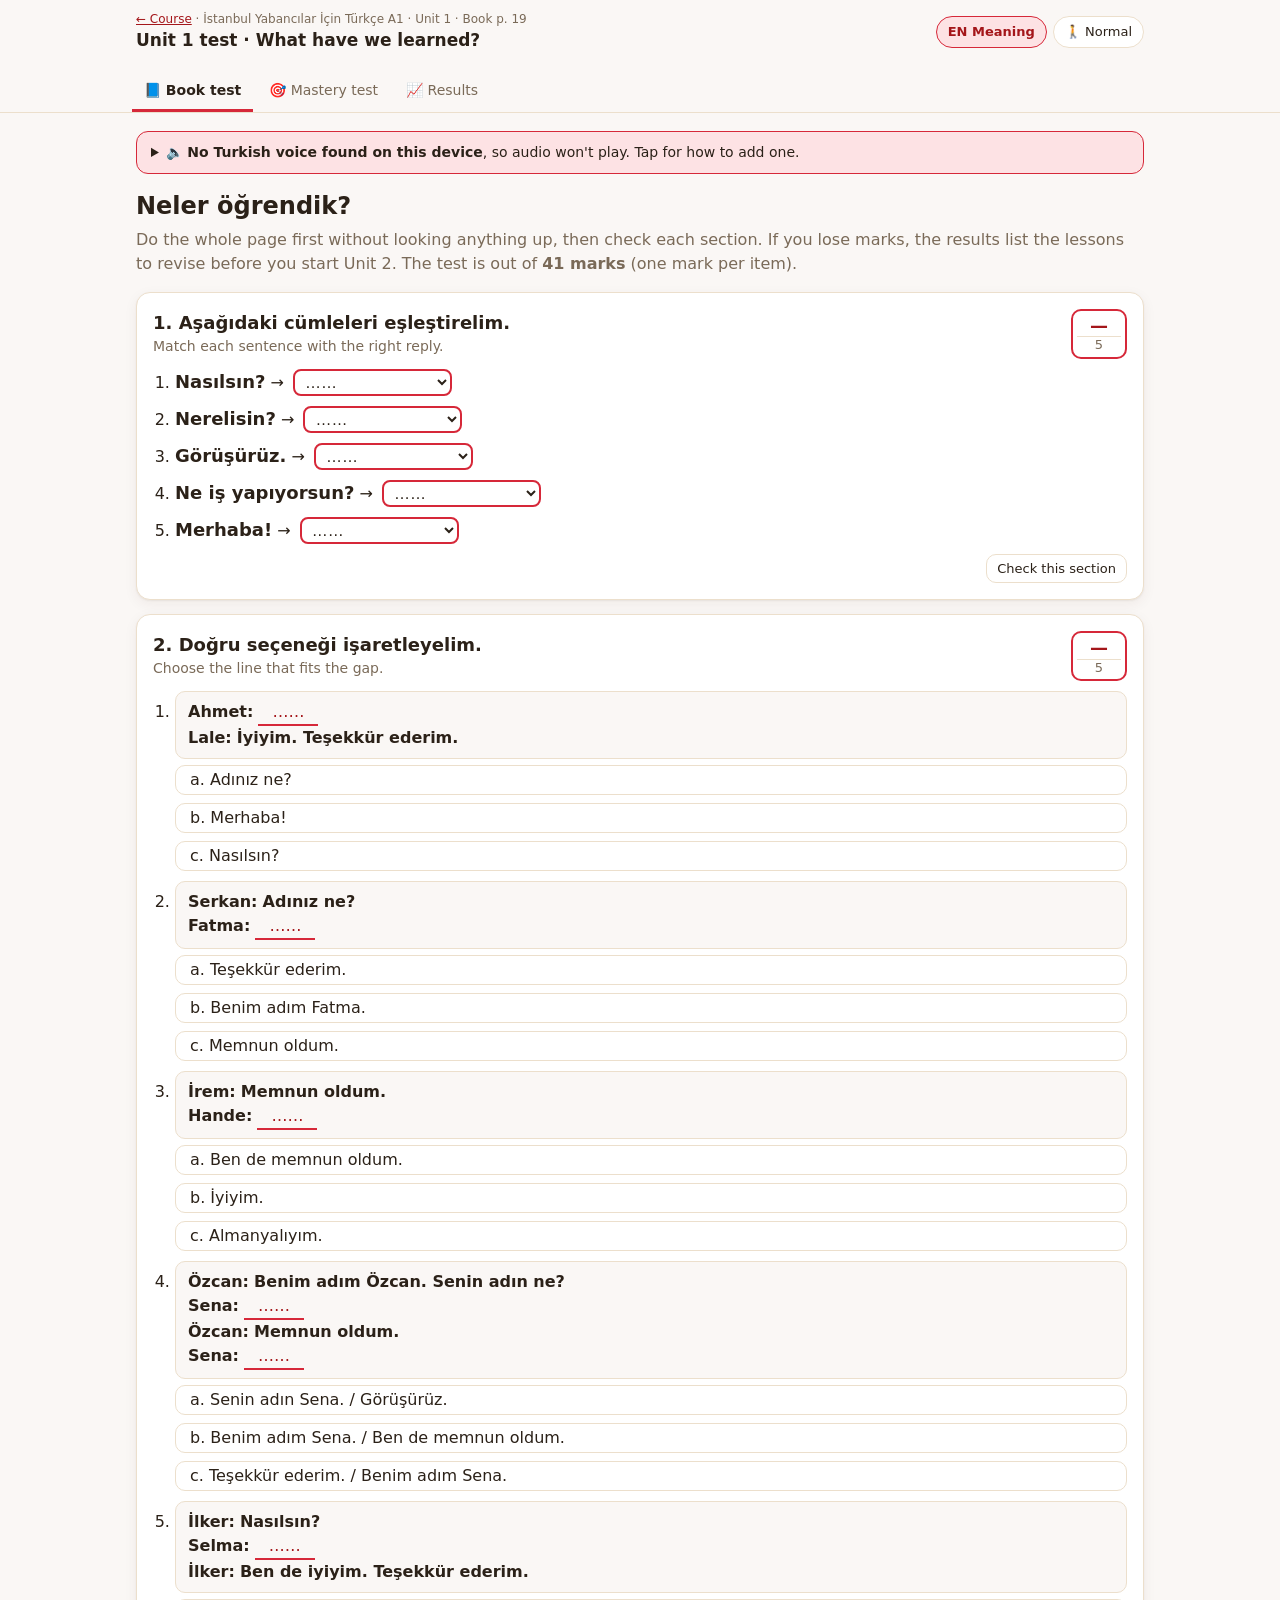
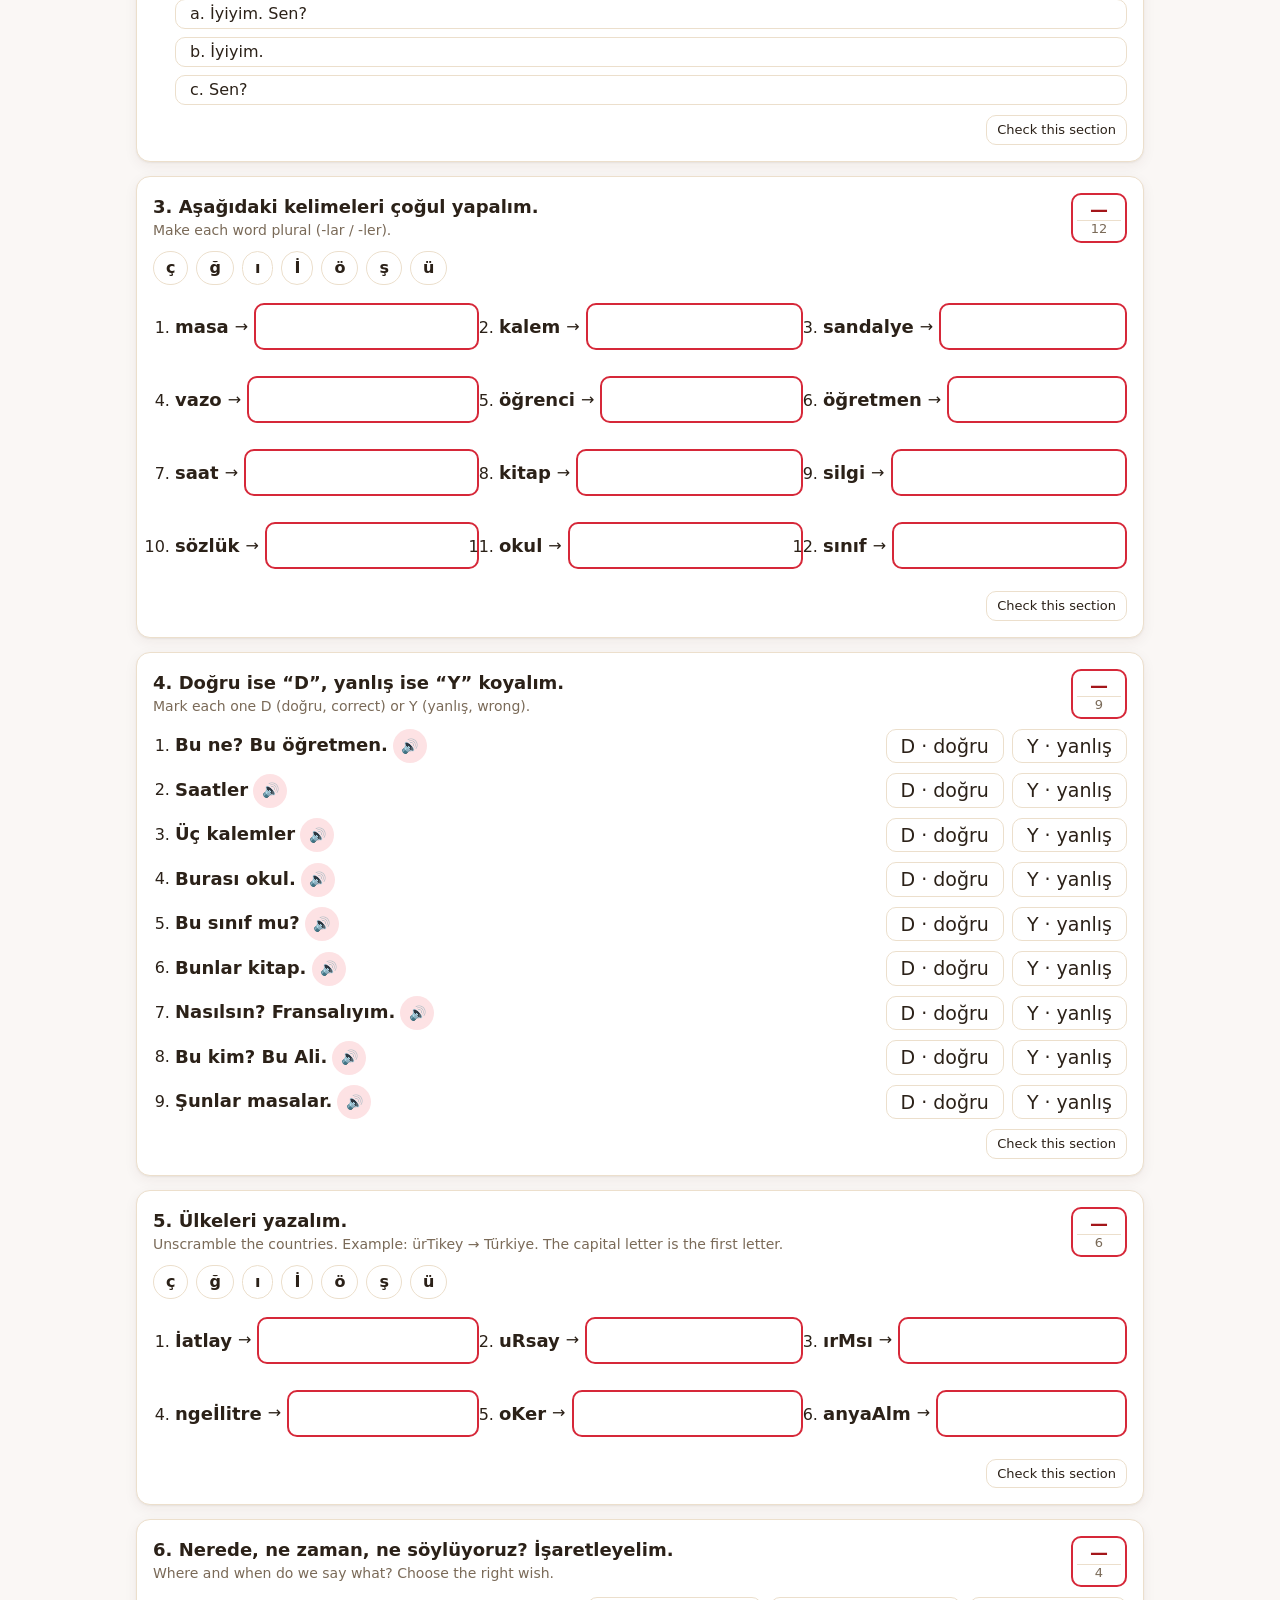
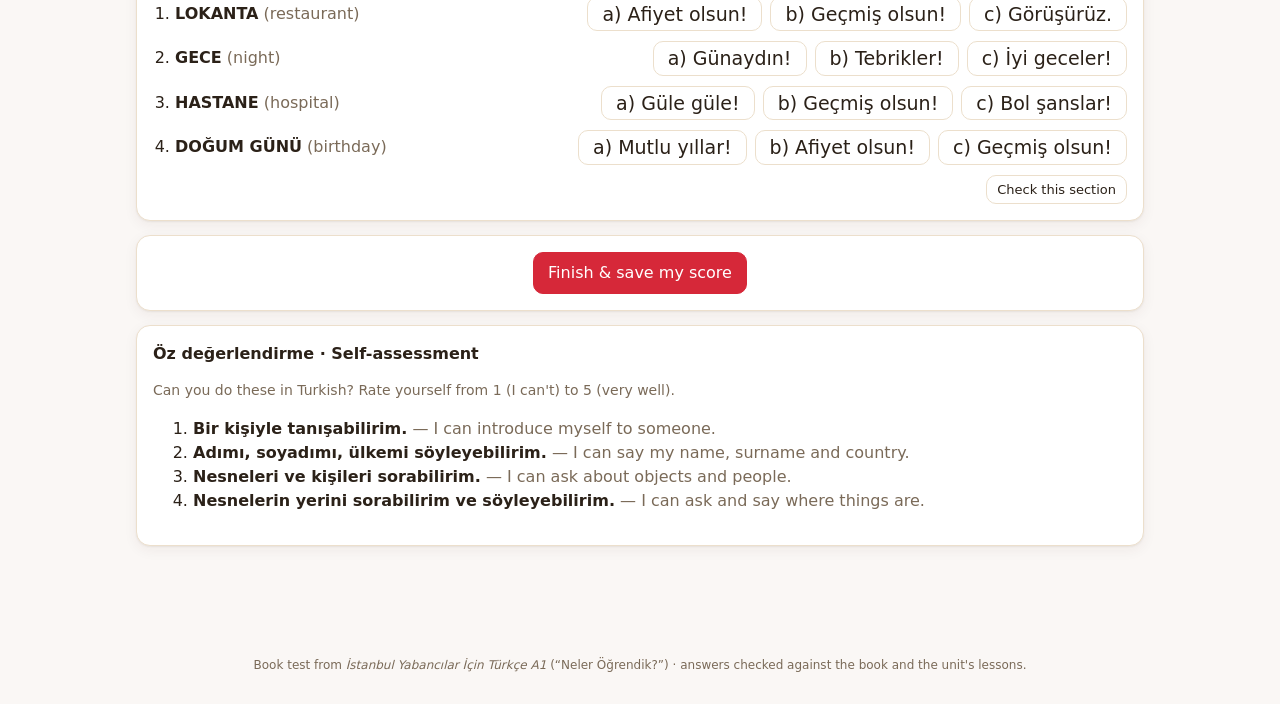
<file: docs/u1-t1.html>
<!DOCTYPE html>
<html lang="en"><head><meta charset="utf-8"><meta name="viewport" content="width=device-width,initial-scale=1">
<title>Unit 1 test · What have we learned? · Turkish A1</title><link rel="preconnect" href="https://fonts.googleapis.com"><link rel="preconnect" href="https://fonts.gstatic.com" crossorigin><link href="https://fonts.googleapis.com/css2?family=Noto+Naskh+Arabic:wght@400;600&display=swap" rel="stylesheet"><style>:root{
  --bg:#faf7f5; --panel:#ffffff; --ink:#2b2118; --muted:#7a6a58; --line:#ecdfcc;
  --accent:#d62839; --accent-2:#a4161a; --accent-soft:#fde2e4;
  --good:#2f8a4f; --good-soft:#dff3e5; --bad:#c2402a; --bad-soft:#fbe3de;
  --m:#2f6db5; --m-soft:#e2eefb; --f:#a3407e; --f-soft:#f8e3f0;
  --radius:14px; --shadow:0 1px 2px rgba(60,40,10,.06),0 4px 14px rgba(60,40,10,.06);
  --ar:"Noto Naskh Arabic","Amiri","Traditional Arabic",serif;
  --ui:system-ui,-apple-system,"Segoe UI",Roboto,sans-serif;
}
@media (prefers-color-scheme:dark){:root{
  --bg:#1a1611; --panel:#241e17; --ink:#f3e9dc; --muted:#b4a28c; --line:#3a3027;
  --accent:#ef5b67; --accent-2:#ff8a93; --accent-soft:#3d1c20;
  --good:#5cc27f; --good-soft:#1d3324; --bad:#ef7a64; --bad-soft:#3d221d;
  --m:#7fb0ef; --m-soft:#1e2b3b; --f:#e38bc0; --f-soft:#3a2032;
  --shadow:none;
}}
*{box-sizing:border-box}
html,body{margin:0;background:var(--bg);color:var(--ink);font-family:var(--ui);line-height:1.5}
button{font:inherit;color:inherit;cursor:pointer}
a{color:var(--accent-2)}
.ar{font-family:var(--ar);direction:rtl;unicode-bidi:isolate;line-height:1.9}
.tk{font-weight:600;line-height:1.4}
.pr{color:var(--muted);font-style:italic;font-size:14px}
.en{color:var(--muted)}
.arg{display:none;font-family:var(--ar);direction:rtl;color:var(--accent-2);font-size:18px;line-height:1.7}
body.show-ar .arg{display:block}
body.no-pr .pr{display:none} body.no-en .en{display:none}
b.say{color:var(--accent-2);cursor:pointer;border-bottom:1px dotted var(--accent)}
b.say:hover{background:var(--accent-soft)}

/* header */
header.top{position:sticky;top:0;z-index:20;background:color-mix(in srgb,var(--bg) 92%,transparent);backdrop-filter:blur(8px);border-bottom:1px solid var(--line)}
.top-inner{max-width:1040px;margin:0 auto;padding:10px 16px;display:flex;gap:12px;align-items:center;flex-wrap:wrap}
.brand{display:flex;flex-direction:column;min-width:0;flex:1}
.brand small{color:var(--muted);font-size:12px}
.brand b{font-size:17px}
.toggles{display:flex;gap:6px;flex-wrap:wrap;align-items:center}
.chip{border:1px solid var(--line);background:var(--panel);border-radius:999px;padding:5px 11px;font-size:13px;display:inline-flex;gap:6px;align-items:center}
.chip.on{background:var(--accent-soft);border-color:var(--accent);color:var(--accent-2);font-weight:600}
.progress{height:4px;background:var(--line)} .progress>div{height:100%;background:var(--accent);transition:width .4s}

nav.tabs{max-width:1040px;margin:0 auto;padding:8px 12px 0;display:flex;gap:4px;overflow-x:auto;scrollbar-width:none}
nav.tabs::-webkit-scrollbar{display:none}
nav.tabs a{flex:none;text-decoration:none;color:var(--muted);padding:8px 12px;border-radius:10px 10px 0 0;font-size:14px;border-bottom:3px solid transparent;white-space:nowrap}
nav.tabs a.active{color:var(--ink);font-weight:600;border-bottom-color:var(--accent)}
nav.tabs a .tick{color:var(--good);margin-inline-start:4px}

main{max-width:1040px;margin:0 auto;padding:18px 16px 80px}
h2{margin:6px 0 4px;font-size:24px} h3{margin:18px 0 8px;font-size:18px}
.lead{color:var(--muted);margin:0 0 16px}
.card{background:var(--panel);border:1px solid var(--line);border-radius:var(--radius);padding:16px;box-shadow:var(--shadow)}
.stack>*+*{margin-top:14px}
.grid{display:grid;gap:12px;grid-template-columns:repeat(auto-fill,minmax(210px,1fr))}
.row{display:flex;gap:8px;flex-wrap:wrap;align-items:center}
.btn{border:1px solid var(--line);background:var(--panel);padding:8px 14px;border-radius:10px;font-weight:500}
.btn:hover{border-color:var(--accent)}
.btn.primary{background:var(--accent);border-color:var(--accent);color:#fff}
.btn.primary:hover{background:var(--accent-2)}
.btn.small{padding:4px 10px;font-size:13px}
.play{border:none;background:var(--accent-soft);color:var(--accent-2);width:34px;height:34px;border-radius:50%;flex:none;display:inline-grid;place-items:center;font-size:14px}
.play:hover{background:var(--accent);color:#fff}
.play.speaking{background:var(--accent);color:#fff;animation:pulse 1s infinite}
@keyframes pulse{50%{transform:scale(1.1)}}
.banner{background:var(--accent-soft);border:1px solid var(--accent);border-radius:12px;padding:10px 14px;font-size:14px;margin-bottom:14px}
.done-btn{margin-top:22px}

/* overview */
.hero{display:grid;grid-template-columns:1fr auto;gap:16px;align-items:center}
.hero .tk.big{font-size:38px;line-height:1.3;color:var(--accent-2)}
.goals li{margin:4px 0}
.path{display:grid;grid-template-columns:repeat(auto-fill,minmax(150px,1fr));gap:10px}
.path a{text-decoration:none;color:var(--ink)}
.path .step{padding:12px;border-radius:12px;border:1px solid var(--line);background:var(--panel);display:flex;gap:10px;align-items:center}
.path .step.done{border-color:var(--good);background:var(--good-soft)}
.path .num{width:28px;height:28px;border-radius:50%;background:var(--accent-soft);color:var(--accent-2);display:grid;place-items:center;font-weight:700;font-size:13px;flex:none}
.path .done .num{background:var(--good);color:#fff}

/* dialogue */
.dlg-head{display:flex;justify-content:space-between;gap:10px;align-items:center;flex-wrap:wrap}
.dlg-head .tk{font-size:18px}
.scene{display:flex;justify-content:center;gap:40px;margin:6px 0 4px}
.scene figure{margin:0;text-align:center;font-size:13px}
.scene figure figcaption{font-weight:600}
.bubbles{display:flex;flex-direction:column;gap:10px;margin-top:10px}
.bub{display:flex;gap:10px;align-items:flex-start;max-width:88%}
.bub.right{align-self:flex-end;flex-direction:row-reverse}
.bub .av{flex:none}
.bub .body{background:var(--bg);border:1px solid var(--line);border-radius:14px;padding:8px 12px;cursor:pointer;transition:background .2s}
.bub.right .body{text-align:left}
.bub .who{font-size:12px;color:var(--muted)}
.bub .tk.line{font-size:20px;display:block}
.bub.active .body{background:var(--accent-soft);border-color:var(--accent)}
.bub.m .who{color:var(--m)} .bub.f .who{color:var(--f)}
.hidetext .bub .tk.line,.hidetext .bub .en,.hidetext .bub .arg{filter:blur(7px)} .hidetext .bub.revealed .tk.line,.hidetext .bub.revealed .en,.hidetext .bub.revealed .arg{filter:none}
.shadow-cue{font-size:13px;color:var(--accent-2);font-weight:600;min-height:20px}

/* family tree */
.ftree{margin:12px 0;padding:12px;border-radius:12px;background:var(--bg);border:1px dashed var(--accent);text-align:center}
.ftree .label{font-size:12px;text-transform:uppercase;letter-spacing:.06em;color:var(--accent-2);font-weight:700;margin-bottom:8px}
.flevel{display:flex;flex-wrap:wrap;gap:8px;justify-content:center;direction:rtl}
.fline{width:2px;height:16px;background:var(--accent);margin:4px auto}
.fnode{border:2px solid var(--line);background:var(--panel);border-radius:12px;padding:4px 12px;display:flex;flex-direction:column;align-items:center;line-height:1.3}
.fnode .ar{font-size:20px}
.fnode small{color:var(--muted);font-size:11px;direction:ltr}
.fnode.m{border-color:var(--m)} .fnode.f{border-color:var(--f)}
.fnode.me{background:var(--accent-soft);border-color:var(--accent);font-weight:700}

/* vocab */
.filters{display:flex;gap:6px;flex-wrap:wrap;margin-bottom:12px}
.vcard{display:flex;flex-direction:column;gap:2px;position:relative}
.vcard .pic{font-size:30px;line-height:1.2}
.vcard .tk{font-size:22px}
.vcard .play{position:absolute;top:12px;right:12px}
.vcard .box{position:absolute;top:54px;right:14px;font-size:11px;color:var(--muted)}
.tag{display:inline-block;font-size:11px;background:var(--accent-soft);color:var(--accent-2);border-radius:6px;padding:1px 6px;margin-top:4px;width:max-content}

.flash-wrap{max-width:440px;margin:0 auto;text-align:center}
.flash{perspective:1000px;height:260px;cursor:pointer;margin:10px 0}
.flash-inner{position:relative;width:100%;height:100%;transition:transform .5s;transform-style:preserve-3d}
.flash.flipped .flash-inner{transform:rotateY(180deg)}
.flash .face{position:absolute;inset:0;backface-visibility:hidden;display:flex;flex-direction:column;align-items:center;justify-content:center;gap:6px;border-radius:18px;border:1px solid var(--line);background:var(--panel);box-shadow:var(--shadow);padding:16px}
.flash .back{transform:rotateY(180deg);background:var(--accent-soft)}
.flash .tk{font-size:34px}
.flash .pic{font-size:48px}

/* grammar */
.gblock h3{margin-top:0}
.gblock p{margin:8px 0}

table.g{border-collapse:collapse;width:100%;margin-top:10px}
table.g td,table.g th{border-bottom:1px solid var(--line);padding:8px;text-align:left}
table.g td.tkcell{font-size:19px;white-space:nowrap}
.widget{margin-top:14px;padding:14px;border-radius:12px;background:var(--bg);border:1px dashed var(--accent)}
.widget .label{font-size:12px;text-transform:uppercase;letter-spacing:.06em;color:var(--accent-2);font-weight:700;margin-bottom:8px}
.result{font-size:46px;text-align:center;margin:8px 0;min-height:80px}
.sfx{color:var(--accent-2)}
.sfx.m{color:var(--m)} .sfx.f{color:var(--f)}
.ncard{border:1px solid var(--line);background:var(--panel);border-radius:12px;padding:10px;text-align:center;cursor:pointer;user-select:none}
.ncard .flag{font-size:30px}
.ncard .tk{font-size:21px;display:block}
.ncard .stage{font-size:11px;color:var(--muted)}

/* sounds */
.letter{display:flex;gap:14px}
.letter .glyph{font-size:52px;font-weight:700;line-height:1;width:80px;height:80px;display:grid;place-items:center;border-radius:16px;background:var(--accent-soft);color:var(--accent-2);flex:none;cursor:pointer}
.ex{display:inline-flex;gap:6px;align-items:center;border:1px solid var(--line);border-radius:999px;padding:2px 4px 2px 12px;margin:3px;cursor:pointer;background:var(--panel)}
.ex .tk{font-size:17px}
.pair{display:grid;grid-template-columns:1fr auto 1fr;gap:10px;align-items:center}
.pair .side{text-align:center;padding:10px;border:1px solid var(--line);border-radius:12px;cursor:pointer;background:var(--panel)}
.pair .side .tk{font-size:28px;display:block}
.vs{color:var(--muted);font-size:12px;text-align:center}

/* quiz */
.quiz{max-width:640px;margin:0 auto}
.qhead{display:flex;justify-content:space-between;color:var(--muted);font-size:13px;margin-bottom:8px}
.qbar{height:6px;border-radius:6px;background:var(--line);overflow:hidden;margin-bottom:14px}.qbar>div{height:100%;background:var(--accent);transition:width .3s}
.qtext{font-size:18px;font-weight:600;margin-bottom:10px}
.qsentence{font-size:26px;text-align:center;margin:10px 0}
.qsentence .blank{display:inline-block;min-width:70px;border-bottom:3px solid var(--accent);color:var(--accent-2)}
.opts{display:grid;gap:8px}
.opt{text-align:start;border:2px solid var(--line);background:var(--panel);border-radius:12px;padding:10px 14px;font-size:16px}

.opt:hover:not(:disabled){border-color:var(--accent)}
.opt.correct{border-color:var(--good);background:var(--good-soft)}
.opt.wrong{border-color:var(--bad);background:var(--bad-soft)}
.feedback{margin-top:12px;padding:10px 14px;border-radius:12px;font-size:15px}
.feedback.good{background:var(--good-soft);color:var(--good)} .feedback.bad{background:var(--bad-soft);color:var(--bad)}
.feedback .ex-text{color:var(--ink);display:block;margin-top:4px}
.tiles{display:flex;flex-wrap:wrap;gap:8px;justify-content:center;min-height:56px;padding:8px;border-radius:12px}
.tiles.lines{flex-direction:column;align-items:stretch}.tiles.lines .tile{text-align:left;font-size:16px}
.tiles.answer{border:2px dashed var(--line);margin-bottom:8px}
.tile{font-size:19px;border:1px solid var(--line);background:var(--panel);border-radius:10px;padding:2px 14px}
.big-play{width:72px;height:72px;font-size:28px;margin:6px auto 14px;display:grid}
.score{font-size:48px;font-weight:800;text-align:center;color:var(--accent-2)}
.match{display:grid;grid-template-columns:1fr 1fr;gap:8px}
.match .mi{border:2px solid var(--line);background:var(--panel);border-radius:10px;padding:8px;text-align:center;min-height:52px}
.match .mi .tk{font-size:18px}
.match .mi.sel{border-color:var(--accent);background:var(--accent-soft)}
.match .mi.ok{border-color:var(--good);background:var(--good-soft);opacity:.55}
.match .mi.no{border-color:var(--bad);background:var(--bad-soft)}

/* speak */
.rp{display:flex;flex-direction:column;gap:10px}
.rec{display:flex;gap:8px;align-items:center;flex-wrap:wrap}
.rec .dot{width:10px;height:10px;border-radius:50%;background:var(--bad);animation:pulse 1s infinite}
.tipcard{display:flex;gap:12px}
.tipcard .ic{font-size:28px;flex:none}

.muted{color:var(--muted)}
footer{text-align:center;color:var(--muted);font-size:12px;padding:30px 16px}

/* tests */
.sortgrid{display:grid;grid-template-columns:repeat(6,1fr);gap:6px;margin-top:10px}
.scol{border:2px dashed var(--line);border-radius:12px;padding:6px;min-height:170px;display:flex;flex-direction:column;gap:4px;cursor:pointer}
.scol:hover{border-color:var(--accent)}
.shead{text-align:center;border-bottom:1px solid var(--line);padding-bottom:4px;display:flex;flex-direction:column}
.shead .ar{font-size:20px;font-weight:700} .shead small{color:var(--muted);font-size:11px}
.sitem{border:1px solid var(--line);background:var(--panel);border-radius:8px;padding:0 6px;text-align:center;display:flex;flex-direction:column}
.sitem .ar{font-size:19px} .sitem small{font-size:10px;color:var(--bad);direction:ltr}
.sitem.ex{opacity:.55;border-style:dashed}
.tile.sel{border-color:var(--accent);background:var(--accent-soft)}
.tile.x{border-color:var(--bad);background:var(--bad-soft);text-decoration:line-through}
.tile.ok,.sitem.ok{border-color:var(--good);background:var(--good-soft)}
.tile.no,.sitem.no{border-color:var(--bad);background:var(--bad-soft)}
.titems{padding-inline-start:22px;margin:6px 0} .titems li{margin:10px 0}
.qsent .tk{font-size:18px}
.qsent select{font-size:16px;max-width:100%;padding:2px 6px;border-radius:8px;border:2px solid var(--accent);background:var(--panel);color:var(--ink);margin:0 4px}
.qsent select.ok{border-color:var(--good);background:var(--good-soft)} .qsent select.no{border-color:var(--bad);background:var(--bad-soft)}
.blank{display:inline-block;min-width:60px;border-bottom:2px solid var(--accent);color:var(--accent-2);text-align:center}
.wrongw{text-decoration-color:var(--bad);text-decoration-thickness:2px}
.bank{background:var(--accent-soft);border-radius:10px;padding:8px 12px;text-align:center}
.bank .ar{font-size:20px}
.fb{font-size:14px;margin-top:2px}
.markbox{border:2px solid var(--accent);border-radius:10px;min-width:56px;text-align:center;display:flex;flex-direction:column;line-height:1.2;padding:4px}
.markbox .got{font-weight:800;font-size:18px;color:var(--accent-2);border-bottom:1px solid var(--line)} .markbox .of{font-size:13px;color:var(--muted)}
.tsec.full{border-color:var(--good)} .tsec.part{border-color:var(--accent)}
.test-link .n{font-size:22px}
@media (max-width:700px){.sortgrid{grid-template-columns:repeat(3,1fr)}}

/* index */
.book{margin-top:22px}
.lesson-link{display:flex;gap:14px;align-items:center;text-decoration:none;color:var(--ink)}
.lesson-link .n{font-size:22px;font-weight:800;color:var(--accent-2);width:44px;text-align:center}
.lesson-link .tk{font-size:18px;color:var(--accent-2)}
.soon{opacity:.5}
@media (max-width:600px){
  .hero{grid-template-columns:1fr}
  .bub{max-width:100%}
  .bub .tk.line{font-size:18px}
  .flash{height:230px}
}

/* Turkish additions */
u.lv{text-decoration-color:var(--accent);text-decoration-thickness:3px;font-weight:800}
.abc{display:grid;grid-template-columns:repeat(auto-fill,minmax(58px,1fr));gap:6px}
.abtn{border:2px solid var(--line);background:var(--panel);border-radius:10px;padding:6px 0;font-size:20px;font-weight:700}
.abtn.kv,.kv{border-color:var(--m);background:var(--m-soft);color:var(--m)}
.abtn.iv,.iv{border-color:var(--f);background:var(--f-soft);color:var(--f)}
.label .kv,.label .iv{border:1px solid;border-radius:6px;padding:0 6px;margin:0 2px}
.abtn.sel{outline:3px solid var(--accent)}
.dscene{display:flex;align-items:flex-end;margin:12px 0;padding:8px 12px;border-bottom:3px solid var(--line);min-height:60px}
.tin{font:inherit;font-size:18px;padding:8px 10px;border-radius:10px;border:2px solid var(--accent);background:var(--panel);color:var(--ink);min-width:120px}
.tin.ok{border-color:var(--good);background:var(--good-soft)} .tin.no{border-color:var(--bad);background:var(--bad-soft)}
.trkeys{margin:8px 0}.trkeys .chip{font-size:16px;font-weight:700;padding:4px 12px}
.tgrid{display:grid;grid-template-columns:repeat(auto-fill,minmax(260px,1fr));gap:4px 20px}
.mini{background:var(--bg);border-radius:10px;padding:8px 12px;border:1px solid var(--line)}
.opt-l{font-size:16px;text-align:left}
details.note summary{cursor:pointer;font-size:17px}
details.note p{margin:10px 0}
.goals li .say{font-weight:600}
.tgrid .qsent{display:flex;gap:6px;align-items:center}
.tgrid .tin{min-width:0;width:100%;flex:1}
</style></head>
<body><script>window.LESSONS=[];window.COURSE_HOME="index.html";</script><script>// Unit 1 · Lesson 1 — 1A Tanışma, selamlaşma, dilekler (book pp. 7–11) · Video 1
// Source: İstanbul Yabancılar İçin Türkçe A1 (Arabic edition) + the teacher's video commentary (lesson 1 transcript, translated from Arabic)
LESSONS.push({
  id: "u1-01",
  unit: 1,
  num: 1,
  unitEn: "Ünite 1 · MERHABA (Hello) · A. Meeting, greeting, wishes",
  title: "Hello! Meeting & Greeting",
  titleTr: "Tanışma, selamlaşma, dilekler",
  covers: "Book pp. 7–11 · Hazırlık, Okuma (Tanışma), exercises 1–9",
  video: "https://www.youtube.com/watch?v=1x563pddmQk&list=PLrwS96DaM7OEcN2imsuUzuf2Wlhd6Jsz-",
  goals: [
    "Greet people at different times of day: [[Merhaba]], [[Günaydın]], [[İyi akşamlar]]",
    "Ask someone's name and say your own: [[Senin adın ne?]] · [[Benim adım …|Benim adım …]]",
    "Ask “how are you?” informally and politely: [[Nasılsın?]] / [[Nasılsınız?]]",
    "Ask where someone is from and answer: [[Nerelisin?]] · [[Türkiyeliyim]]",
    "Say goodbye the right way: [[Hoşça kal]] (the one leaving) / [[Güle güle]] (the one staying)",
    "Use everyday wishes: [[Afiyet olsun]], [[Geçmiş olsun]], [[Çok yaşa]], [[İyi yolculuklar]]…"
  ],

  dialogues: [
    {
      id: "d1", title: "Ali & Murat", titleTr: "Tanışma", note: "Two young men meet for the first time. (p. 8)",
      people: { "Ali": "m1", "Murat": "m2" },
      lines: [
        ["Ali", "Merhaba, benim adım Ali. Senin adın ne?", "Hello, my name is Ali. What's your name?", "مرحبًا، اسمي علي. ما اسمك؟"],
        ["Murat", "Benim adım Murat.", "My name is Murat.", "اسمي مراد."],
        ["Ali", "Memnun oldum.", "Pleased to meet you.", "تشرّفت."],
        ["Murat", "Ben de memnun oldum.", "Pleased to meet you too. (lit. I too was pleased)", "وأنا أيضًا تشرّفت."]
      ]
    },
    {
      id: "d2", title: "Dilek & Zeynep", note: "Two friends. [[Selam]] is the short, friendly “hi”. (p. 8)",
      people: { "Dilek": "f1", "Zeynep": "f2" },
      lines: [
        ["Dilek", "Selam Zeynep! Nasılsın?", "Hi Zeynep! How are you?", "سلام يا زينب! كيف حالك؟"],
        ["Zeynep", "İyiyim, teşekkür ederim. Sen nasılsın?", "I'm fine, thank you. How are you?", "أنا بخير، شكرًا. وأنتِ كيف حالك؟"],
        ["Dilek", "Teşekkürler, ben de iyiyim.", "Thanks, I'm fine too.", "شكرًا، وأنا أيضًا بخير."]
      ]
    },
    {
      id: "d3", title: "Hannah & Austin", note: "Where are you from? Add -lI to the country, then -(y)Im for “I am”. (p. 8)",
      people: { "Hannah": "f3", "Austin": "m3" },
      lines: [
        ["Hannah", "Nerelisin?", "Where are you from?", "من أين أنت؟"],
        ["Austin", "Nijeryalıyım. Sen nerelisin?", "I'm from Nigeria. Where are you from?", "أنا من نيجيريا. وأنتِ من أين؟"],
        ["Hannah", "Ben Almanyalıyım.", "I'm from Germany.", "أنا من ألمانيا."]
      ]
    },
    {
      id: "d4", title: "Can & the teacher", note: "A pupil greets his teacher politely with [[nasılsınız]]; the teacher answers with the friendly [[sen]]. (p. 8)",
      people: { "Can": "m5", "Öğretmen": "f4" },
      lines: [
        ["Can", "Günaydın öğretmenim, nasılsınız?", "Good morning, teacher (lit. my teacher), how are you?", "صباح الخير يا معلّمتي، كيف حال حضرتك؟"],
        ["Öğretmen", "Günaydın Can, iyiyim, sen nasılsın?", "Good morning Can, I'm fine, how are you?", "صباح الخير يا جان، أنا بخير، وأنت كيف حالك؟"],
        ["Can", "Teşekkür ederim, ben de iyiyim.", "Thank you, I'm fine too.", "شكرًا، وأنا أيضًا بخير."]
      ]
    },
    {
      id: "d5", title: "Pınar Hanım & Levent Bey", note: "A formal conversation: [[Hanım]] and [[Bey]] go after the first name, and both speakers use [[siz]]. (p. 9)",
      people: { "Pınar Hanım": "f5", "Levent Bey": "m4" },
      lines: [
        ["Pınar Hanım", "Nasılsınız Levent Bey?", "How are you, Mr Levent?", "كيف حال حضرتك يا سيد لَوَنت؟"],
        ["Levent Bey", "Teşekkür ederim, iyiyim. Siz nasılsınız?", "Thank you, I'm fine. How are you?", "شكرًا، أنا بخير. وحضرتكِ كيف حالك؟"],
        ["Pınar Hanım", "Teşekkürler, ben de iyiyim.", "Thanks, I'm fine too.", "شكرًا، وأنا أيضًا بخير."]
      ]
    },
    {
      id: "d6", title: "Öznur & Sinem", note: "Casual: [[Ne haber?]] “what's the news?” → [[İyilik]] “all good”. (p. 9)",
      people: { "Öznur": "f1", "Sinem": "f3" },
      lines: [
        ["Öznur", "Ne haber Sinem?", "What's new, Sinem? / How's it going?", "ما الأخبار يا سينَم؟"],
        ["Sinem", "İyilik, senden ne haber?", "All good. What's new with you?", "بخير، وأنتِ ما أخبارك؟"],
        ["Öznur", "Sağ ol, benden de iyilik.", "Thanks, all good with me too.", "تسلمي، وأنا أيضًا بخير."]
      ]
    },
    {
      id: "d7", title: "Nihan & Mete", note: "[[Ne var ne yok?]] is literally “what is there, what isn't?” = what's up? (p. 9)",
      people: { "Nihan": "f2", "Mete": "m2" },
      lines: [
        ["Nihan", "Ne var ne yok Mete?", "What's up, Mete?", "ما الجديد يا مِتِه؟"],
        ["Mete", "Eh işte, fena değil. Sende ne var ne yok?", "So-so, not bad. What's up with you?", "ماشي الحال، لا بأس. وأنتِ ما الجديد عندك؟"],
        ["Nihan", "İyilik sağlık.", "All well, all healthy.", "الصحة والعافية."]
      ]
    },
    {
      id: "d8", title: "Aysel & Leyla", note: "Saying goodbye: the one leaving says [[Hoşça kal]], the one staying answers [[Güle güle]]. (p. 9)",
      people: { "Aysel": "f4", "Leyla": "f5" },
      lines: [
        ["Aysel", "Hoşça kal Leyla.", "Bye, Leyla. (lit. stay well)", "ابقَي بخير يا ليلى."],
        ["Leyla", "Güle güle. Sonra görüşürüz.", "Bye-bye (lit. go smiling). See you later.", "مع السلامة. نلتقي لاحقًا."],
        ["Aysel", "Görüşürüz.", "See you.", "نلتقي."]
      ]
    },
    {
      id: "d9", title: "The teacher & Martin", note: "Everything together: name, how are you, where from, and the welcome pair [[Hoş geldin]] → [[Hoş bulduk]]. (p. 9)",
      people: { "Öğretmen": "f2", "Martin": "m1" },
      lines: [
        ["Öğretmen", "Merhaba! Senin adın ne?", "Hello! What's your name?"],
        ["Martin", "Merhaba! Benim adım Martin. Sizin adınız ne?", "Hello! My name is Martin. What's your name? (polite)"],
        ["Öğretmen", "Benim adım Filiz. Memnun oldum.", "My name is Filiz. Pleased to meet you."],
        ["Martin", "Ben de memnun oldum.", "Pleased to meet you too."],
        ["Öğretmen", "Nasılsın?", "How are you?"],
        ["Martin", "Teşekkür ederim, iyiyim. Siz nasılsınız?", "Thank you, I'm fine. How are you? (polite)"],
        ["Öğretmen", "Teşekkürler, ben de iyiyim. Nerelisin Martin?", "Thanks, I'm fine too. Where are you from, Martin?"],
        ["Martin", "İspanyalıyım.", "I'm from Spain."],
        ["Öğretmen", "Hoş geldin.", "Welcome."],
        ["Martin", "Hoş bulduk.", "Glad to be here. (the fixed reply to Hoş geldin)"]
      ]
    },
    {
      id: "d10", title: "Ümit & Aslı (exercise 1, in order)", note: "The book's exercise 1 asks you to put this dialogue in order. Try it first in the Quiz tab, then check it here. (p. 9)",
      people: { "Ümit": "m3", "Aslı": "f1" },
      lines: [
        ["Ümit", "Merhaba! Benim adım Ümit, senin adın ne?", "Hello! My name is Ümit, what's yours?"],
        ["Aslı", "Merhaba! Benim adım Aslı.", "Hello! My name is Aslı."],
        ["Ümit", "Memnun oldum.", "Pleased to meet you."],
        ["Aslı", "Ben de memnun oldum.", "Pleased to meet you too."],
        ["Ümit", "Nasılsın Aslı?", "How are you, Aslı?"],
        ["Aslı", "Teşekkürler, iyiyim, sen nasılsın?", "Thanks, I'm fine, how are you?"],
        ["Ümit", "Sağ ol, ben de iyiyim.", "Thanks, I'm fine too."],
        ["Aslı", "Görüşmek üzere. Hoşça kal.", "See you soon. Bye."],
        ["Ümit", "Görüşürüz. Güle güle.", "See you. Bye-bye."]
      ]
    }
  ],

  // t: Turkish · pr: say-it hint (CAPS = stressed syllable) · ar: gloss from the book's Arabic edition
  vocab: [
    { t: "Merhaba", pr: "mer-ha-BA", en: "hello", ar: "مرحبًا", pic: "👋", cat: "Greetings" },
    { t: "Selam", pr: "se-LAM", en: "hi (casual)", ar: "سلام", pic: "✋", cat: "Greetings", extra: true },
    { t: "Günaydın", pr: "gyoo-nai-DUN", en: "good morning", ar: "صباح الخير", pic: "🌅", cat: "Greetings" },
    { t: "İyi günler", pr: "ee-YEE gyoon-LER", en: "good day / have a nice day", ar: "نهارك سعيد", pic: "☀️", cat: "Greetings" },
    { t: "İyi akşamlar", pr: "ee-YEE ak-sham-LAR", en: "good evening", ar: "مساء الخير", pic: "🌆", cat: "Greetings" },
    { t: "İyi geceler", pr: "ee-YEE ge-je-LER", en: "good night", ar: "تصبح على خير", pic: "🌙", cat: "Greetings" },
    { t: "Hoş geldin", pr: "HOSH gel-DEEN", en: "welcome", ar: "أهلًا وسهلًا", pic: "🏡", cat: "Greetings" },
    { t: "Hoş bulduk", pr: "HOSH bul-DUK", en: "glad to be here (reply to “welcome”)", ar: "أهلًا بك (ردّ)", pic: "🧳", cat: "Greetings" },

    { t: "Senin adın ne?", pr: "se-NEEN a-DUN ne", en: "what's your name?", ar: "ما اسمك؟", pic: "🏷️", cat: "Meeting" },
    { t: "Benim adım …", pr: "be-NEEM a-DUM", en: "my name is …", ar: "اسمي …", pic: "🙋", cat: "Meeting" },
    { t: "Sizin adınız ne?", pr: "si-ZEEN a-du-NUZ ne", en: "what's your name? (polite)", ar: "ما اسم حضرتك؟", pic: "🎩", cat: "Meeting" },
    { t: "Memnun oldum", pr: "mem-NUN ol-DUM", en: "pleased to meet you", ar: "تشرّفت", pic: "🤝", cat: "Meeting" },
    { t: "Ben de", pr: "BEN de", en: "me too", ar: "وأنا أيضًا", pic: "🙌", cat: "Meeting" },
    { t: "Nerelisin?", pr: "ne-re-LEE-sin", en: "where are you from?", ar: "من أين أنت؟", pic: "🧭", cat: "Meeting" },
    { t: "ad", pr: "ad", en: "name", ar: "اسم", pic: "📛", cat: "Meeting" },

    { t: "Nasılsın?", pr: "NA-sul-sun", en: "how are you?", ar: "كيف حالك؟", pic: "🙂", cat: "How are you" },
    { t: "Nasılsınız?", pr: "NA-sul-su-nuz", en: "how are you? (polite / to several people)", ar: "كيف حالكم / حال حضرتك؟", pic: "🙂🎩", cat: "How are you" },
    { t: "İyiyim", pr: "ee-YEE-yim", en: "I'm fine / I'm well", ar: "أنا بخير", pic: "👍", cat: "How are you" },
    { t: "Teşekkür ederim", pr: "te-shek-KYUR e-de-RIM", en: "thank you", ar: "شكرًا", pic: "🙏", cat: "How are you" },
    { t: "Teşekkürler", pr: "te-shek-kyur-LER", en: "thanks", ar: "شكرًا", pic: "🙏", cat: "How are you" },
    { t: "Sağ ol", pr: "SAA ol", en: "thanks (casual; lit. be healthy)", ar: "تسلم / شكرًا", pic: "😊", cat: "How are you" },
    { t: "Ne haber?", pr: "NE ha-ber", en: "what's new? / how's it going?", ar: "ما الأخبار؟", pic: "📰", cat: "How are you" },
    { t: "İyilik", pr: "ee-yee-LEEK", en: "all good (lit. goodness)", ar: "بخير", pic: "😌", cat: "How are you" },
    { t: "Ne var ne yok?", pr: "NE var NE yok", en: "what's up? (lit. what is there, what isn't)", ar: "ما الجديد؟", pic: "🤷", cat: "How are you" },
    { t: "Eh işte", pr: "EH eesh-te", en: "so-so", ar: "ماشي الحال", pic: "😐", cat: "How are you" },
    { t: "Fena değil", pr: "fe-NA de-YEEL", en: "not bad", ar: "ليس سيئًا", pic: "👌", cat: "How are you" },
    { t: "İyilik sağlık", pr: "ee-yee-LEEK saa-LUK", en: "all well, all healthy", ar: "الصحة والعافية", pic: "💪", cat: "How are you" },

    { t: "Hoşça kal", pr: "HOSH-cha kal", en: "goodbye (said by the person leaving; lit. stay well)", ar: "ابقَ بخير / مع السلامة", pic: "🚶", cat: "Goodbye" },
    { t: "Güle güle", pr: "gyoo-LE gyoo-LE", en: "goodbye (said to the person leaving; lit. go smiling)", ar: "مع السلامة", pic: "👋😄", cat: "Goodbye" },
    { t: "Görüşürüz", pr: "gyo-ryu-shyu-RYUZ", en: "see you", ar: "نلتقي", pic: "👀", cat: "Goodbye" },
    { t: "Sonra görüşürüz", pr: "SON-ra gyo-ryu-shyu-RYUZ", en: "see you later", ar: "نلتقي لاحقًا", pic: "⏰", cat: "Goodbye" },
    { t: "Görüşmek üzere", pr: "gyo-ryush-MEK yu-ze-RE", en: "see you soon", ar: "إلى اللقاء", pic: "🔜", cat: "Goodbye" },

    { t: "Afiyet olsun", pr: "a-fee-YET ol-SUN", en: "enjoy your meal", ar: "بالهناء والشفاء", pic: "🍽️", cat: "Wishes" },
    { t: "İyi dersler", pr: "ee-YEE ders-LER", en: "have a good lesson", ar: "درسًا موفّقًا", pic: "📚", cat: "Wishes" },
    { t: "Bol şanslar", pr: "BOL shans-LAR", en: "good luck", ar: "حظًّا سعيدًا", pic: "🍀", cat: "Wishes" },
    { t: "Tebrikler", pr: "teb-reek-LER", en: "congratulations", ar: "مبروك", pic: "🎓", cat: "Wishes" },
    { t: "Çok yaşa", pr: "CHOK ya-SHA", en: "bless you (after a sneeze; lit. live long)", ar: "يرحمك الله", pic: "🤧", cat: "Wishes" },
    { t: "Lütfen", pr: "LYUT-fen", en: "please", ar: "من فضلك", pic: "🥺", cat: "Wishes" },
    { t: "Özür dilerim", pr: "o-ZYUR dee-le-RIM", en: "I'm sorry / I apologise", ar: "أعتذر", pic: "💐", cat: "Wishes" },
    { t: "Geçmiş olsun", pr: "gech-MEESH ol-SUN", en: "get well soon (lit. may it be past)", ar: "سلامتك", pic: "🏥", cat: "Wishes" },
    { t: "Mutlu yıllar", pr: "mut-LU yul-LAR", en: "happy birthday / happy new year (lit. happy years)", ar: "كل عام وأنت بخير", pic: "🎂", cat: "Wishes" },
    { t: "Tamam", pr: "ta-MAM", en: "OK", ar: "حسنًا", pic: "👍", cat: "Wishes" },
    { t: "İyi yolculuklar", pr: "ee-YEE yol-ju-luk-LAR", en: "have a good trip", ar: "رحلة سعيدة", pic: "🧳✈️", cat: "Wishes" },
    { t: "Rica ederim", pr: "ree-JA e-de-RIM", en: "you're welcome (reply to thanks)", ar: "عفوًا", pic: "🤗", cat: "Wishes" },

    { t: "ben", en: "I", ar: "أنا", pic: "🙋", cat: "People" },
    { t: "sen", en: "you (one friend)", ar: "أنتَ / أنتِ", pic: "👉", cat: "People" },
    { t: "siz", en: "you (polite, or more than one)", ar: "أنتم / حضرتك", pic: "👉🎩", cat: "People" },
    { t: "öğretmen", pr: "o-ret-MEN", en: "teacher", ar: "معلّم", pic: "👩‍🏫", cat: "People" },
    { t: "öğretmenim", pr: "o-ret-me-NEEM", en: "my teacher (how pupils address a teacher)", ar: "معلّمي", pic: "🧑‍🎓", cat: "People", extra: true },
    { t: "Hanım", pr: "ha-NUM", en: "Mrs / Ms (after a woman's first name)", ar: "السيدة", pic: "👩", cat: "People" },
    { t: "Bey", pr: "BEY", en: "Mr (after a man's first name)", ar: "السيد", pic: "👨", cat: "People" },

    { t: "Türkiye", pr: "TYUR-kee-ye", en: "Turkey", ar: "تركيا", pic: "🇹🇷", cat: "Countries" },
    { t: "Almanya", pr: "al-MAN-ya", en: "Germany", ar: "ألمانيا", pic: "🇩🇪", cat: "Countries" },
    { t: "Japonya", pr: "zha-PON-ya", en: "Japan", ar: "اليابان", pic: "🇯🇵", cat: "Countries" },
    { t: "Nijerya", pr: "nee-ZHER-ya", en: "Nigeria", ar: "نيجيريا", pic: "🇳🇬", cat: "Countries" },
    { t: "İspanya", pr: "ees-PAN-ya", en: "Spain", ar: "إسبانيا", pic: "🇪🇸", cat: "Countries" },
    { t: "Çin", pr: "cheen", en: "China", ar: "الصين", pic: "🇨🇳", cat: "Countries" },
    { t: "Fransa", pr: "FRAN-sa", en: "France", ar: "فرنسا", pic: "🇫🇷", cat: "Countries" },
    { t: "Avusturya", pr: "a-vus-TUR-ya", en: "Austria", ar: "النمسا", pic: "🇦🇹", cat: "Countries" },
    { t: "Türkiyeliyim", pr: "tyur-kee-ye-LEE-yim", en: "I'm from Turkey", ar: "أنا من تركيا", pic: "🇹🇷🙋", cat: "Countries" },
    { t: "Türk", pr: "tyurk", en: "Turkish (nationality)", ar: "تركي", pic: "🇹🇷", cat: "Countries" }
  ],

  grammar: [
    {
      id: "g-ad",
      title: "My name, your name: [[Benim adım]] · [[Senin adın]]",
      body: [
        "Turkish says <i>my</i> and <i>your</i> twice: once with a word in front (<b>benim</b> = my, <b>senin</b> = your) and once with an ending on the noun. [[ad]] (name) → [[adım]] (my name) → [[adın]] (your name).",
        "Because the ending already tells you whose name it is, the front word is often dropped: [[Adın ne?]] is just as correct as [[Senin adın ne?]].",
        "There is <b>no word for “is”</b> in [[Senin adın ne?]]. Word for word it is <i>your name what?</i> The question word [[ne]] (what) sits where the answer goes: <i>Benim adım <b>Ali</b>.</i>",
        "Speaking politely or to more than one person, use [[sizin]] + -ınız ([[adınız]]): [[Sizin adınız ne?]]"
      ],
      table: { head: ["", "Turkish", "Meaning", "Arabic"], say: 1, rows: [
        ["🙋", "Benim adım Ali.", "My name is Ali.", "اسمي علي"],
        ["👉", "Senin adın ne?", "What's your name?", "ما اسمك؟"],
        ["🎩", "Sizin adınız ne?", "What's your name? (polite)", "ما اسم حضرتك؟"]
      ] }
    },
    {
      id: "g-sensiz",
      title: "Friendly [[sen]] or polite [[siz]]?",
      body: [
        "Turkish has two words for <i>you</i>. [[sen]] is for one friend, a child, a classmate or family. [[siz]] is for someone you don't know well, someone older, your teacher, or <b>more than one person</b>.",
        "The verb ending follows: [[Nasılsın?]] (sen) → [[Nasılsınız?]] (siz). The teacher in the video: “The -nız ending is plural, but used to one person it is a sign of respect, like saying <i>ḥaḍratak</i> (your honour) in Arabic.”",
        "With [[siz]] you often add a title <b>after</b> the first name: [[Pınar Hanım]] (Mrs Pınar), [[Levent Bey]] (Mr Levent). Never use them with the surname alone.",
        "Pupils call their teacher [[öğretmenim]], literally <i>my teacher</i>, and use [[siz]] with them."
      ],
      widget: {
        type: "combo", label: "Choose who you're talking to, then what you want to say",
        rows: [{ k: "sen", label: "🧑 sen · a friend" }, { k: "siz", label: "🎩 siz · polite / several people" }],
        cols: [{ k: "how", label: "How are you?" }, { k: "name", label: "What's your name?" }, { k: "from", label: "Where are you from?" }, { k: "bye", label: "Welcome!" }],
        out: {
          "sen|how": ["Nasılsın?", "How are you?", "nasıl (how) + -sın (you are)"],
          "siz|how": ["Nasılsınız?", "How are you? (polite / plural)", "nasıl + -sınız"],
          "sen|name": ["Senin adın ne?", "What's your name?", "senin … -ın"],
          "siz|name": ["Sizin adınız ne?", "What's your name? (polite)", "sizin … -ınız"],
          "sen|from": ["Nerelisin?", "Where are you from?", "nere (where) + -li (from) + -sin (you are)"],
          "siz|from": ["Nerelisiniz?", "Where are you from? (polite)", "nere + -li + -siniz"],
          "sen|bye": ["Hoş geldin!", "Welcome!", "Reply: Hoş bulduk!"],
          "siz|bye": ["Hoş geldiniz!", "Welcome! (polite / plural)", "Reply: Hoş bulduk!"]
        }
      }
    },
    {
      id: "g-im",
      title: "“I am …” is an ending: [[iyi|iyi]] → [[iyiyim]]",
      body: [
        "Turkish has no separate verb <i>to be</i> in the present. You add a personal ending to the word itself: [[iyi]] (good) + <b>-(y)Im</b> → [[iyiyim]] (I am good / I'm fine).",
        "The capital <b>I</b> in -(y)Im means the vowel changes to match the word's <b>last vowel</b>. This is <b>vowel harmony</b>, the most important rule in Turkish: <b>a/ı → ı · e/i → i · o/u → u · ö/ü → ü</b>.",
        "The <b>(y)</b> is a buffer: it only appears when the word ends in a vowel, so two vowels never touch: [[iyi]] → iyi<b>y</b>im, but [[Alman]] → Alman<b>ım</b>.",
        "The same harmony makes <i>you are</i>: <b>-sIn</b>. That is exactly what [[Nasılsın?]] is: [[nasıl]] (how) + <b>sın</b> (you are) = <i>how are you?</i>"
      ],
      widget: {
        type: "harmony", label: "Build it yourself · pick a word, then “I am” or “you are”",
        suffixes: ["im", "sin"],
        words: [
          { t: "iyi", en: "good, well" }, { t: "nasıl", en: "how" }, { t: "Türk", en: "Turkish" },
          { t: "Alman", en: "German" }, { t: "öğretmen", en: "teacher" }, { t: "öğrenci", en: "student" },
          { t: "doktor", en: "doctor" }, { t: "Japonyalı", en: "from Japan" }, { t: "Türkiyeli", en: "from Turkey" }
        ]
      }
    },
    {
      id: "g-li",
      title: "Where from? [[-lI|-li]]: [[Nijerya]] → [[Nijeryalıyım]]",
      body: [
        "Add <b>-lI</b> to a place to make <i>a person from there</i>: [[Japonya]] → [[Japonyalı]] (someone from Japan). The vowel follows harmony again: <b>-lı, -li, -lu, -lü</b>: [[Çinli]], [[İstanbullu]], [[Ürdünlü]].",
        "Then add <b>-(y)Im</b> for <i>I am</i>: [[Japonyalı]] + yım → [[Japonyalıyım]] (I'm from Japan). With the buffer <b>y</b> because -lı ends in a vowel.",
        "The question uses the same pieces: [[nere]] (where) + <b>li</b> + <b>sin</b> → [[Nerelisin?]] <i>Where are you from?</i>",
        "Some countries also have a nationality word: [[Türk]], [[Alman]], [[Fransız]]. So <i>Ben Almanyalıyım ve Almanım</i> means “I'm from Germany and I'm German” (exercise 6, p. 11). The teacher's examples from the video are marked <i>bonus</i>: tap them too!"
      ],
      widget: {
        type: "origin",
        items: [
          { flag: "🇹🇷", c: "Türkiye", en: "Turkey", nat: ["Türk", "Turkish"] },
          { flag: "🇩🇪", c: "Almanya", en: "Germany", nat: ["Alman", "German"] },
          { flag: "🇯🇵", c: "Japonya", en: "Japan", nat: ["Japon", "Japanese"] },
          { flag: "🇳🇬", c: "Nijerya", en: "Nigeria" },
          { flag: "🇪🇸", c: "İspanya", en: "Spain", nat: ["İspanyol", "Spanish"] },
          { flag: "🇨🇳", c: "Çin", en: "China" },
          { flag: "🇫🇷", c: "Fransa", en: "France", nat: ["Fransız", "French"] },
          { flag: "🇦🇹", c: "Avusturya", en: "Austria" },
          { flag: "🇸🇾", c: "Suriye", en: "Syria", bonus: true },
          { flag: "🇰🇪", c: "Kenya", en: "Kenya", bonus: true },
          { flag: "🇺🇸", c: "Amerika", en: "America", bonus: true },
          { flag: "🇵🇸", c: "Filistin", en: "Palestine", bonus: true },
          { flag: "🇯🇴", c: "Ürdün", en: "Jordan", bonus: true },
          { flag: "🏙️", c: "İstanbul", en: "Istanbul", bonus: true }
        ]
      }
    },
    {
      id: "g-bye",
      title: "Two goodbyes: [[Hoşça kal]] and [[Güle güle]]",
      body: [
        "Turkish goodbyes depend on <b>who is leaving</b>. The person who leaves says [[Hoşça kal]] (<i>stay well</i>). The person who stays answers [[Güle güle]] (<i>go smiling</i>).",
        "[[Görüşürüz]] (<i>we'll see each other</i>) works for both sides, and so do [[Sonra görüşürüz]] and [[Görüşmek üzere]].",
        "Several greetings come in fixed pairs. Learn them together: [[Hoş geldin]] → [[Hoş bulduk]] · [[Memnun oldum]] → [[Ben de memnun oldum]] · [[Teşekkür ederim]] → [[Rica ederim]] · [[Ne haber?]] → [[İyilik]]."
      ],
      table: { head: ["When", "Turkish", "Meaning", "Reply"], say: 1, rows: [
        ["🌅 morning", "Günaydın!", "Good morning!", "Günaydın!"],
        ["☀️ daytime", "İyi günler!", "Good day!", "İyi günler!"],
        ["🌆 evening", "İyi akşamlar!", "Good evening!", "İyi akşamlar!"],
        ["🌙 bedtime", "İyi geceler!", "Good night!", "İyi geceler!"],
        ["🚪 arriving", "Hoş geldin!", "Welcome!", "Hoş bulduk!"],
        ["🚶 leaving", "Hoşça kal!", "Stay well!", "Güle güle!"]
      ] }
    }
  ],

  sounds: {
    intro: "Turkish is written exactly as it is spoken: one letter, one sound. Most letters are easy for English speakers, but these are the ones that appear in this lesson and need practice. Tap each one, listen, and repeat.",
    letters: [
      { l: "ı", name: "dotless ı", tip: "No English equivalent. Say “ee” but pull your lips back and relax them, like the e in “taken” said quickly. Never confuse it with i (with a dot).", ex: ["Nasılsın", "adım", "Nijeryalıyım", "yıllar"] },
      { l: "ş", name: "ş (şe)", tip: "Like English sh in “show”.", ex: ["teşekkür", "akşam", "Görüşürüz", "Bol şanslar"] },
      { l: "ç", name: "ç (çe)", tip: "Like English ch in “church”.", ex: ["Hoşça kal", "Çin", "Çok yaşa", "Geçmiş olsun"] },
      { l: "c", name: "c (ce)", tip: "Careful! Turkish c is like English j in “jam”, never like k or s.", ex: ["geceler", "Can", "Rica ederim"] },
      { l: "ğ", name: "yumuşak ge (soft g)", tip: "Not pronounced as a g at all. It lengthens the vowel before it: Sağ ol sounds like “saa-ol”, öğretmen like “ööretmen”. The teacher: treat it almost as if it isn't there.", ex: ["Sağ ol", "öğretmen", "değil"] },
      { l: "ü", name: "ü", tip: "Say “ee” and round your lips as if for “oo”. Like German ü or French u.", ex: ["Günaydın", "Güle güle", "Görüşürüz", "Mutlu yıllar"] },
      { l: "ö", name: "ö", tip: "Say “e” (as in “bed”) and round your lips. Like German ö.", ex: ["öğretmen", "Görüşürüz", "Özür dilerim"] },
      { l: "j", name: "j (je)", tip: "Like the s in “measure” or the French j. It appears mostly in foreign words.", ex: ["Japonya", "Nijerya"] }
    ],
    pairs: [
      { a: ["kır", "countryside"], b: ["kir", "dirt"], note: "ı vs i" },
      { a: ["üç", "three"], b: ["uç", "tip, end"], note: "ü vs u" },
      { a: ["göl", "lake"], b: ["gol", "goal"], note: "ö vs o" },
      { a: ["çam", "pine"], b: ["cam", "glass"], note: "ç vs c" },
      { a: ["şu", "that"], b: ["su", "water"], note: "ş vs s" },
      { a: ["Nasılsın?", "how are you? (sen)"], b: ["Nasılsınız?", "how are you? (siz)"], note: "sen vs siz" },
      { a: ["adım", "my name"], b: ["adın", "your name"], note: "-m vs -n" }
    ]
  },

  // Listening game: is the line friendly (sen) or polite/plural (siz)? rules are tried in order
  classify: {
    label: "🎩 sen or siz?",
    q: "Is this line friendly (sen) or polite / plural (siz)?",
    options: ["Polite / plural (siz)", "Friendly (sen)"],
    rules: ["nasılsınız|sizin|adınız|siz |geldiniz", "nasılsın|senin|sen |nerelisin|geldin|sende |senden"]
  },

  tips: [
    { icon: "🔁", t: "Repeat after me", d: "The teacher's method is <i>talqīn</i>: repeat every word aloud right after you hear it. In this app, press 🔁 Shadow on any dialogue and copy each line in the pause." },
    { icon: "🔤", t: "Master the alphabet first", d: "“If you learn the letters well, you will learn quickly and pronounce correctly.” Turkish has <b>29 letters</b>: <b>8 vowels</b> (ünlü) and <b>21 consonants</b> (ünsüz). The next lesson covers them all." },
    { icon: "⚖️", t: "Kalın and ince vowels", d: "The vowels split into two families: <b>kalın</b> (thick, back): a ı o u, and <b>ince</b> (thin, front): e i ö ü. Almost every ending in Turkish chooses its vowel from the same family as the word. You'll see this in [[Nasılsın]], [[iyiyim]], [[Japonyalıyım]]." },
    { icon: "🤫", t: "ğ is (almost) silent", d: "The soft g ([[yumuşak ge]]) is not pronounced. It only lengthens the vowel before it: [[Sağ ol]] → “saa-ol”, [[öğretmen]] → “ööretmen”." },
    { icon: "🌸", t: "Hoşça kal = stay well", d: "[[hoş]] means nice or pleasant, like [[güzel]]. [[Hoşça kal]] is a wish: <i>stay well</i>. The traveller says it; the one who stays replies [[Güle güle]]." },
    { icon: "🎩", t: "Respect with -nız", d: "[[Nasılsınız?]] is plural, but to one person it shows respect, just as you might say <i>ḥaḍratak</i> in Arabic. Use it with teachers and with [[Hanım]] / [[Bey]]." },
    { icon: "👤", t: "Names have meanings too", d: "[[Dilek]] means <i>wish</i> (the same word as [[dilekler]], wishes) and is a girl's name. [[Can]] means <i>soul, life</i> (rūḥ) and is a boy's name. [[Zeynep]] is the Turkish form of Zaynab." },
    { icon: "🕌", t: "Selam comes from Arabic", d: "[[Selam]] is short for <i>es-selâmü aleyküm</i>. It's a casual “hi” between friends." },
    { icon: "😄", t: "Ne haber? İyilik!", d: "[[Ne haber?]] (what news?) gets the reply [[İyilik]] (goodness). The teacher compares it to answering “al-ḥamdu lillāh”. [[Ne var ne yok?]] (what is there, what isn't?) is the same idea; answer [[Eh işte]] (so-so, Syrian <i>māshī l-ḥāl</i>) or [[Fena değil]] (not bad)." },
    { icon: "🙏", t: "Three ways to say thanks", d: "[[Teşekkür ederim]] (full, polite) · [[Teşekkürler]] (shorter) · [[Sağ ol]] (casual, like colloquial Arabic <i>tislam</i>)." }
  ],

  // Custom practice items (vocabulary quizzes are generated automatically)
  practice: [
    { type: "mcq", q: "Your friend is leaving your house. What do YOU say?", options: ["Hoşça kal", "Güle güle", "Hoş geldin"], answer: 1, explain: "The one who stays says [[Güle güle]]. The one who leaves says [[Hoşça kal]].", sayAnswer: true },
    { type: "mcq", q: "You are leaving your teacher's office. What do you say?", options: ["Güle güle", "Hoşça kal", "Hoş bulduk"], answer: 1, sayAnswer: true },
    { type: "mcq", q: "Someone says “Hoş geldin!”. You reply…", options: ["Hoş bulduk!", "Güle güle!", "Memnun oldum!"], answer: 0, sayAnswer: true },
    { type: "mcq", q: "Someone says “Memnun oldum.” You reply…", options: ["Teşekkürler.", "Ben de memnun oldum.", "Benim adım memnun."], answer: 1, sayAnswer: true },
    { type: "mcq", q: "Which question do you ask your TEACHER?", options: ["Nasılsın?", "Nasılsınız?", "Ne haber?"], answer: 1, explain: "Use the polite [[siz]] form, -nız, with a teacher.", sayAnswer: true },
    { type: "mcq", q: "It's 8 a.m. You greet your colleague with…", options: ["İyi geceler!", "Günaydın!", "İyi akşamlar!"], answer: 1, sayAnswer: true },
    { type: "mcq", q: "Your friend sneezes. You say…", options: ["Afiyet olsun!", "Çok yaşa!", "Tebrikler!"], answer: 1, explain: "[[Çok yaşa]] = live long! (like <i>yarḥamuka llāh</i>).", sayAnswer: true },
    { type: "mcq", q: "Your friend is ill in hospital. You say…", options: ["Geçmiş olsun!", "Bol şanslar!", "İyi yolculuklar!"], answer: 0, sayAnswer: true },
    { type: "mcq", q: "Your friend passed an exam. You say…", options: ["Özür dilerim!", "Tebrikler!", "Lütfen!"], answer: 1, sayAnswer: true },
    { type: "mcq", q: "Someone is about to eat. You say…", options: ["Afiyet olsun!", "Mutlu yıllar!", "İyi dersler!"], answer: 0, sayAnswer: true },
    { type: "mcq", q: "Which one is a MAN's title?", options: ["Hanım", "Bey", "Öğretmen"], answer: 1 },
    { type: "mcq", q: "How do you say “I'm from Nigeria”?", options: ["Nijeryalıyım.", "Nijeryalısın.", "Nijeryayım."], answer: 0, explain: "Nijerya + lı (from) + yım (I am).", sayAnswer: true },
    { type: "mcq", q: "Which ending is correct? Türk___ (I am Turkish)", options: ["Türkım", "Türküm", "Türkyim"], answer: 1, explain: "Last vowel ü → ü. No buffer y after a consonant." },
    { type: "fill", sentence: "Benim ___ Ali.", en: "My name is Ali.", options: ["adım", "adın", "ad"], answer: 0 },
    { type: "fill", sentence: "Senin ___ ne?", en: "What's your name?", options: ["adım", "adın", "adınız"], answer: 1 },
    { type: "fill", sentence: "İyiyim, teşekkür ederim. ___ nasılsın?", en: "I'm fine, thank you. How are YOU?", options: ["Ben", "Sen", "Siz"], answer: 1 },
    { type: "fill", sentence: "Teşekkürler, ben ___ iyiyim.", en: "Thanks, I'm fine too.", options: ["de", "ne", "mi"], answer: 0 },
    { type: "fill", sentence: "Ne var ne ___?", en: "What's up?", options: ["yok", "var", "haber"], answer: 0 },
    { type: "fill", sentence: "Nasılsınız Levent ___?", en: "How are you, Mr Levent?", options: ["Bey", "Hanım", "öğretmenim"], answer: 0 },
    { type: "order", words: ["Benim", "adım", "Murat."], en: "My name is Murat." },
    { type: "order", words: ["Senin", "adın", "ne?"], en: "What's your name?" },
    { type: "order", words: ["Ben", "de", "memnun", "oldum."], en: "Pleased to meet you too." },
    { type: "order", words: ["Teşekkür", "ederim,", "iyiyim."], en: "Thank you, I'm fine." },
    { type: "order", lines: true, q: "Exercise 1 (p. 9): put Ümit and Aslı's dialogue in order", words: [
      "Ümit: Merhaba! Benim adım Ümit, senin adın ne?", "Aslı: Merhaba! Benim adım Aslı.", "Ümit: Memnun oldum.", "Aslı: Ben de memnun oldum.",
      "Ümit: Nasılsın Aslı?", "Aslı: Teşekkürler, iyiyim, sen nasılsın?", "Ümit: Sağ ol, ben de iyiyim.", "Aslı: Görüşmek üzere. Hoşça kal.", "Ümit: Görüşürüz. Güle güle."
    ], explain: "Name → pleased to meet you → how are you → goodbye. The teacher set lines 3–9 as homework." },
    { type: "reply", prompt: "Nerelisin?", en: "Choose a logical reply", options: ["Japonyalıyım.", "Benim adım Ali.", "Güle güle."], answer: 0 },
    { type: "reply", prompt: "Ne haber?", en: "Choose a logical reply", options: ["İyilik, senden ne haber?", "Hoş bulduk.", "Tebrikler."], answer: 0 },
    { type: "reply", prompt: "Teşekkür ederim.", en: "Choose a logical reply", options: ["Rica ederim.", "Görüşürüz.", "Merhaba."], answer: 0 },
    { type: "reply", prompt: "Ne var ne yok?", en: "Choose a logical reply", options: ["Eh işte, fena değil.", "Benim adım Mete.", "Lütfen."], answer: 0 },
    { type: "type", q: "Type the Turkish: “Good morning”", answers: ["Günaydın"], explain: "Use the ü and ı buttons if your keyboard has no Turkish letters." },
    { type: "type", q: "Type the Turkish: “How are you?” (to a friend)", answers: ["Nasılsın", "Nasılsın?"] },
    { type: "type", q: "Make it “I am …”: iyi → ?", answers: ["iyiyim"], explain: "iyi ends in a vowel → buffer y → [[iyiyim]]." }
  ],

  roleplayIntro: "Your new classmate speaks and you answer out loud with your own name and country. Then reveal the model answer and compare. Afterwards, do it again as if your partner were your teacher: use [[siz]] and [[Nasılsınız?]].",
  roleplay: [
    { them: "Merhaba!", themEn: "Hello!", you: "Merhaba!", youEn: "Hello!", hint: "Greet them back" },
    { them: "Benim adım Murat. Senin adın ne?", themEn: "My name is Murat. What's your name?", you: "Benim adım … (your name)", youEn: "My name is …", hint: "Say your name" },
    { them: "Memnun oldum.", themEn: "Pleased to meet you.", you: "Ben de memnun oldum.", youEn: "Pleased to meet you too.", hint: "Say “me too, pleased to meet you”" },
    { them: "Nasılsın?", themEn: "How are you?", you: "Teşekkür ederim, iyiyim. Sen nasılsın?", youEn: "Thank you, I'm fine. How are you?", hint: "Say you're fine and ask back" },
    { them: "Ben de iyiyim. Nerelisin?", themEn: "I'm fine too. Where are you from?", you: "… -lıyım / -liyim (e.g. Nijeryalıyım). Sen nerelisin?", youEn: "I'm from … Where are you from?", hint: "Say where you're from with -lI + -(y)Im, then ask back" },
    { them: "Ben Türkiyeliyim. Hoş geldin!", themEn: "I'm from Turkey. Welcome!", you: "Hoş bulduk!", youEn: "Glad to be here!", hint: "Give the fixed reply to “welcome”" },
    { them: "Hoşça kal!", themEn: "Bye! (I'm leaving)", you: "Güle güle! Görüşürüz.", youEn: "Bye-bye! See you.", hint: "They are leaving and you stay" }
  ],

  // English translation of the teacher's video (from the Arabic auto-transcript). Full text: transcripts/en/u1-01.md
  notes: {
    intro: "An English translation of the teacher's commentary in <a href=\"https://www.youtube.com/watch?v=1x563pddmQk\" target=\"_blank\" rel=\"noopener\">Video 1</a>. The video is in Arabic; the source is YouTube's automatic Arabic transcript, which often mangles the Turkish words, so the Turkish has been restored from the book. Tap any bold Turkish word to hear it.",
    summary: [
      "The course is the <i>İstanbul</i> A1 book. The teacher will go through it flexibly: conversation, grammar, practice and lots of repetition.",
      "Unit 1 (<b>Merhaba</b>) covers greetings, wishes, the alphabet, [[bu]] / [[şu]] / [[o]], the plural [[-lAr|-lar]], the question particle [[mı]] and [[Burası neresi?]].",
      "Turkish has <b>29 letters: 8 vowels and 21 consonants</b>. Vowels are <b>kalın</b> (a ı o u) or <b>ince</b> (e i ö ü). The soft [[ğ]] is practically silent.",
      "Key phrases: [[Merhaba]], [[Günaydın]], [[Nasılsın?]], [[İyiyim]], [[Nerelisin?]], [[Hoşça kal]], [[Güle güle]], [[Memnun oldum]], [[Teşekkür ederim]].",
      "Homework: put the Ümit–Aslı dialogue (exercise 1, p. 9) in order."
    ],
    sections: [
      { h: "1. Welcome and how the course works", ref: "start of video", p: [
        "Dear students, I am your teacher, and I will be explaining the <i>İstanbul</i> book to you. This is the introduction, and it is the first lesson of the İstanbul book.",
        "As we said, we will take things flexibly. God willing, we will hold conversations, apply the grammar rules, do exercises and all of that. Are you ready?"
      ] },
      { h: "2. What's in Unit 1", ref: "book p. 7", p: [
        "Each unit has a title and a topic, and God willing we will cover every one. Unit 1 is about [[selamlaşma]], greeting. It means two people greeting each other: a greeting always happens between at least two people. Then there are some [[dilekler]], wishes. Then we have the vocabulary, and then we start the reading of Unit 1.",
        "The skills (<b>beceriler</b>) are: [[tanışma]], getting to know someone; [[dilekler]], wishes; and recognising people and things. [[kişi]] means a person, and a “thing” means something that isn't a person, an object.",
        "Dear students, I hope you repeat after me as you take the lesson. Take it from the beginning: we teach by repetition (<i>talqīn</i>), God willing.",
        "The grammar (<b>dil bilgisi</b>) of the unit: the Turkish alphabet; then [[bu]], [[şu]], [[o]], which mean <i>this</i> and <i>that</i>: [[bu]] is for something near, [[şu]] for something further away, and [[o]] for something even further. Then the plural suffix [[-lAr|-lar / -ler]]. Then the question particle [[mı]], which works like <i>hal</i> in Arabic. Then [[Burası neresi?]], “where is this place?”: [[burası]] means <i>here, this place</i>.",
        "Then the vocabulary: the classroom ([[sınıf]]), jobs ([[meslekler]]) and the home ([[ev]])."
      ] },
      { h: "3. The Turkish alphabet", ref: "book p. 12", p: [
        "The first and most important thing to look at is the letters. We are on page 12. We are studying the introduction to the Turkish language. There was a first lesson like this one about spelling and reading correctly, so I hope you watch the videos on the Turkish alphabet.",
        "The grammar: as we said, the Turkish language has <b>29 letters</b>.",
        "Among them are the vowels: in Turkish there are letters with a voice and letters without one. There are <b>eight vowels</b>. And the other twenty-one? They are <b>consonants</b>, silent letters.",
        "Then there's this letter, [[ğ]], the soft g. We drop it or ignore it within the word, mostly as if it weren't there.",
        "So what's left? The consonants: we take out these green letters, the consonants. And what do we call them in Turkish? We call them [[ünsüz]], meaning “without a voice”. The other group, the vowels, are called [[ünlü]].",
        "The vowels are divided into two groups. One group is called [[kalın]], meaning thick: <b>a, ı, o, u</b>. The other group is called [[ince]], meaning thin or delicate. We also call these the soft letters: <b>e, i, ö, ü</b>. [[kalın]] is thick and [[ince]] is the opposite. Do you see the difference between the two groups? They are opposites."
      ] },
      { h: "4. Greetings and wishes", ref: "book p. 8, top box", p: [
        "Now let's do the reading, from the beginning of the unit. I hope you learn the letters well, because if you learn them well, you will learn quickly and pronounce correctly.",
        "[[Tanışma]] means getting acquainted. Then names and [[selam]]: a greeting happens between at least two people. Then [[dilekler]], wishes. Let's speak:",
        "[[Merhaba]]: hello. [[Günaydın]]: good morning. Repeat it: gün-ay-dın, [[Günaydın]].",
        "[[Nasılsın?]]: how are you? [[İyiyim]]: I'm fine. [[Nerelisin?]]: where are you from?",
        "[[Hoşça kal]]: stay well. That is, remain in good health; it's a wish. [[hoş]] is the nice, pleasant thing, like [[güzel]] (beautiful). So: stay well, stay nice. If someone is travelling, you hear [[Hoşça kal]], and the reply is [[Güle güle]]: goodbye, go smiling.",
        "[[Memnun oldum]]: I'm honoured, pleased to meet you. [[Teşekkür ederim]]: thank you."
      ] },
      { h: "5. The example box: a short conversation", ref: "book p. 8", p: [
        "Here is a dialogue between two people: [[Senin adın ne?]] What's your name? [[Benim adım Ali.]] My name is Ali.",
        "[[Nasılsın?]] How are you? [[Teşekkür ederim, iyiyim.]] Thank you, I'm fine.",
        "[[Nerelisin?]] Where are you from? [[Japonyalıyım.]] I'm from Japan.",
        "[[Memnun oldum.]] Pleased to meet you. [[Ben de memnun oldum.]] [[Ben de]] means “me too”: me too, pleased to meet you. [[Hoşça kal.]] Stay well. [[Güle güle.]] Goodbye."
      ] },
      { h: "6. Preparation exercise (Hazırlık çalışması)", ref: "book p. 8, the photos", p: [
        "[[Merhaba!]] Hello. [[Günaydın!]] Good morning.",
        "[[İyi günler!]] Literally “good days”: may your days be good.",
        "[[Hoş geldin!]] Welcome. [[İyi akşamlar!]] Good evening.",
        "[[Hoşça kal!]] This is what we say when we want to say goodbye: look at the girl with the suitcase, she's leaving."
      ] },
      { h: "7. Reading: Ali and Murat", ref: "book p. 8", p: [
        "This book is the core book if you want to learn Turkish. We'll go through it as flexibly as we can and practise reading again and again.",
        "There is a dialogue here between Ali and Murat. What does Ali say? [[Merhaba, benim adım Ali. Senin adın ne?]] Hello, my name is Ali. What's your name? Murat answers: [[Benim adım Murat.]]",
        "Ali: [[Memnun oldum.]] Pleased to meet you. Murat: [[Ben de memnun oldum.]] As I said a moment ago, [[ben de]] means “me too”: me too, I'm pleased."
      ] },
      { h: "8. Reading: Dilek and Zeynep", ref: "book p. 8", p: [
        "[[Dilek]] is a girl's name. It means a wish, the same word as in [[dilekler]], wishes, but here it's a girl's name. [[Zeynep]] is Zaynab.",
        "What does Dilek say? [[Selam Zeynep!]] [[Selam]] is short for <i>es-selâmü aleyküm</i>. [[Nasılsın?]] Hi Zeynep, how are you?",
        "Zeynep: [[İyiyim, teşekkür ederim.]] I'm fine, thank you. [[Sen nasılsın?]] And how are you?",
        "Dilek: [[Teşekkürler, ben de iyiyim.]] Thanks, I'm fine too."
      ] },
      { h: "9. Reading: Hannah and Austin", ref: "book p. 8", p: [
        "Here we have a man and a woman. Hannah asks [[Nerelisin?]] Where are you from? Austin answers: [[Nijeryalıyım.]] I'm from Nigeria.",
        "[[Sen nerelisin?]] And where are you from? Of course, you can say any country and adjust the ending to match the sound (vowel harmony): [[Suriyeliyim]] (I'm from Syria), [[Kenyalıyım]] (Kenya), [[Amerikalıyım]] (America), [[Filistinliyim]] (Palestine)…",
        "Hannah answers: [[Ben Almanyalıyım.]] I'm from Germany."
      ] },
      { h: "10. Reading: Can and the teacher", ref: "book p. 8", p: [
        "[[Can]] is a boy's name. In Turkish the word [[can]] means soul, life (<i>rūḥ</i>). He is a pupil. It's a man's name and doesn't suit a woman.",
        "What does he say? [[Günaydın öğretmenim]]: good morning, my teacher. [[Nasılsınız?]]: how are you? This form is plural, but when it's said to one person it's a form of respect or formality. Good morning, teacher, how are you?",
        "The teacher: [[Günaydın Can, iyiyim, sen nasılsın?]] Good morning Can, I'm fine, how are you? Can: [[Teşekkür ederim, ben de iyiyim.]] Thank you, I'm fine too."
      ] },
      { h: "11. Reading: Pınar Hanım and Levent Bey", ref: "book p. 9", p: [
        "[[Hanım]] is a title for ladies. It's formal: we use it when we don't know the person well, when there isn't a close acquaintance. In the same way [[Bey]] is for men. We use them when there is formality and respect.",
        "She says: [[Nasılsınız Levent Bey?]] How are you, Mr Levent? He answers: [[Teşekkür ederim, iyiyim.]] Thank you, I'm fine.",
        "[[Siz nasılsınız?]] And how are you? Here [[siz]] is also the plural form, used for formality and respect, like saying <i>ḥaḍratak</i>, “your honour”: how is your honour?",
        "Pınar Hanım: [[Teşekkürler, ben de iyiyim.]] Thank you, I'm fine too."
      ] },
      { h: "12. Reading: Öznur and Sinem", ref: "book p. 9", p: [
        "Öznur and Sinem, two people. [[Ne haber Sinem?]] [[Ne haber]] means “what news?”: how are things, how are you?",
        "[[İyilik]] means goodness: everything is fine, all is well. Sometimes we use [[iyilik]] the way we say <i>al-ḥamdu lillāh</i> (thank God).",
        "[[Senden ne haber?]] And what's your news? How are you?",
        "And the answer: [[Sağ ol]]: thanks, like colloquial Arabic <i>tislam</i>. [[Benden de iyilik.]] Me too, thank God, the same situation. All good."
      ] },
      { h: "13. Reading: Nihan and Mete", ref: "book p. 9", p: [
        "Nihan says to Mete: [[Ne var ne yok?]] Literally: what is there and what isn't? You want to ask someone how things are going, what's new with them. In colloquial Arabic, as Syrians say, you'd answer <i>māshī l-ḥāl</i>, “it's going OK”.",
        "Mete: [[Eh işte, fena değil.]] So-so, not bad: everything is OK. [[Sende ne var ne yok?]] And what's up with you, how are things?",
        "Nihan: [[İyilik sağlık.]] Goodness and health. We shorten it to just that: all well, thank God."
      ] },
      { h: "14. Reading: Aysel and Leyla", ref: "book p. 9", p: [
        "[[Hoşça kal Leyla.]] Stay well, Leyla. Leyla's answer: [[Güle güle.]] Goodbye.",
        "[[Sonra görüşürüz.]] See you later, we'll meet afterwards. [[Görüşürüz.]] See you."
      ] },
      { h: "15. Exercise 1 and homework", ref: "book p. 9, exercise 1", p: [
        "[[Aşağıdaki diyaloğu sıralayalım]]: let's put this dialogue in order. There's a number here: we have to order this dialogue.",
        "It's a long dialogue, so the lesson is getting long: as much as I can fit into twenty-five minutes. But we're doing it flexibly, as we said, and the exercises are your homework.",
        "The dialogue begins with number 1, Ümit: [[Merhaba! Benim adım Ümit, senin adın ne?]] If he says this, what is the second line, number 2? Which line goes in second place? [[Merhaba! Benim adım Aslı.]] And then lines 3 to 9: you read them and order them yourselves, dear students.",
        "Don't forget to subscribe to the channel and like the video so we can keep bringing you information and lessons, and don't forget to share the channel. See you next time, God willing."
      ] }
    ],
    source: "Source: the Arabic auto-generated transcript of Video 1 (kept unchanged in <code>transcripts/ar/u1-01.txt</code>), translated into English in <code>transcripts/en/u1-01.md</code>. A few words were unclear in the auto-transcript (for example the teacher's name) and have been left out rather than guessed."
  }
});
</script><script>// Unit 1 · Lesson 2 — 1B Alfabe (book pp. 12–13) + Sınıf dili (p. 18)
// Source: İstanbul Yabancılar İçin Türkçe A1 (Arabic edition). Video notes: add when the transcript is available.
(function () {
  const BACK = "aıou", V = "aeıioöuü";
  const lastV = w => { const s = w.toLocaleLowerCase("tr"); for (let i = s.length - 1; i >= 0; i--) if (V.includes(s[i])) return s[i]; };
  const vocab = [
    // A–Z words from exercise 3 (p. 12)
    { t: "arkadaş", pr: "ar-ka-DASH", en: "friend", ar: "صديق", pic: "🧑‍🤝‍🧑", cat: "A–Z words" },
    { t: "baba", pr: "ba-BA", en: "father", ar: "أب", pic: "👨", cat: "A–Z words" },
    { t: "ceviz", pr: "je-VEEZ", en: "walnut", ar: "جوز", pic: "🌰", cat: "A–Z words" },
    { t: "çocuk", pr: "cho-JUK", en: "child", ar: "طفل", pic: "🧒", cat: "A–Z words" },
    { t: "ders", pr: "ders", en: "lesson", ar: "درس", pic: "📖", cat: "A–Z words" },
    { t: "ev", pr: "ev", en: "house, home", ar: "بيت", pic: "🏠", cat: "A–Z words" },
    { t: "fare", pr: "fa-RE", en: "mouse", ar: "فأر", pic: "🐭", cat: "A–Z words" },
    { t: "gül", pr: "gyul", en: "rose", ar: "وردة", pic: "🌹", cat: "A–Z words" },
    { t: "ağaç", pr: "aa-ACH", en: "tree", ar: "شجرة", pic: "🌳", cat: "A–Z words" },
    { t: "havuç", pr: "ha-VUCH", en: "carrot", ar: "جزر", pic: "🥕", cat: "A–Z words" },
    { t: "ızgara", pr: "uz-ga-RA", en: "grill", ar: "مشواة", pic: "🍢", cat: "A–Z words" },
    { t: "iş", pr: "eesh", en: "work, job", ar: "عمل", pic: "💼", cat: "A–Z words" },
    { t: "jilet", pr: "zhee-LET", en: "razor blade", ar: "شفرة حلاقة", pic: "🪒", cat: "A–Z words" },
    { t: "kalem", pr: "ka-LEM", en: "pen, pencil", ar: "قلم", pic: "✏️", cat: "A–Z words" },
    { t: "lale", pr: "la-LE", en: "tulip", ar: "زهرة التوليب", pic: "🌷", cat: "A–Z words" },
    { t: "masa", pr: "ma-SA", en: "table", ar: "طاولة", pic: "🪑", cat: "A–Z words" },
    { t: "numara", pr: "nu-ma-RA", en: "number", ar: "رقم", pic: "🔢", cat: "A–Z words" },
    { t: "otobüs", pr: "o-to-BYUS", en: "bus", ar: "حافلة", pic: "🚌", cat: "A–Z words" },
    { t: "öğretmen", pr: "o-ret-MEN", en: "teacher", ar: "معلّم", pic: "👩‍🏫", cat: "A–Z words" },
    { t: "para", pr: "pa-RA", en: "money", ar: "مال", pic: "💵", cat: "A–Z words" },
    { t: "resim", pr: "re-SEEM", en: "picture", ar: "صورة", pic: "🖼️", cat: "A–Z words" },
    { t: "saç", pr: "sach", en: "hair", ar: "شعر", pic: "💇", cat: "A–Z words" },
    { t: "şişe", pr: "shee-SHE", en: "bottle", ar: "زجاجة", pic: "🍾", cat: "A–Z words" },
    { t: "tahta", pr: "tah-TA", en: "board (blackboard), wood", ar: "سبّورة / خشب", pic: "🟫", cat: "A–Z words" },
    { t: "uçurtma", pr: "u-churt-MA", en: "kite", ar: "طائرة ورقية", pic: "🪁", cat: "A–Z words" },
    { t: "ütü", pr: "yu-TYU", en: "iron (for clothes)", ar: "مكواة", pic: "👔", cat: "A–Z words" },
    { t: "vazo", pr: "va-ZO", en: "vase", ar: "مزهرية", pic: "🏺", cat: "A–Z words" },
    { t: "yemek", pr: "ye-MEK", en: "food, meal", ar: "طعام", pic: "🍲", cat: "A–Z words" },
    { t: "zeytin", pr: "zey-TEEN", en: "olive", ar: "زيتون", pic: "🫒", cat: "A–Z words" },
    // exercise 4 (p. 12): unscramble
    { t: "silgi", pr: "seel-GEE", en: "eraser", ar: "ممحاة", pic: "🧽", cat: "Classroom" },
    { t: "sözlük", pr: "soz-LYUK", en: "dictionary", ar: "قاموس", pic: "📘", cat: "Classroom" },
    { t: "kapı", pr: "ka-PU", en: "door", ar: "باب", pic: "🚪", cat: "Classroom" },
    { t: "kitap", pr: "kee-TAP", en: "book", ar: "كتاب", pic: "📕", cat: "Classroom" },
    { t: "defter", pr: "def-TER", en: "notebook", ar: "دفتر", pic: "📓", cat: "Classroom" },
    { t: "çanta", pr: "chan-TA", en: "bag", ar: "حقيبة", pic: "🎒", cat: "Classroom" },
    { t: "bilgisayar", pr: "beel-gee-sa-YAR", en: "computer", ar: "حاسوب", pic: "💻", cat: "Classroom" },
    // talking about letters
    { t: "alfabe", pr: "al-fa-BE", en: "alphabet", ar: "الأبجدية", pic: "🔤", cat: "Letters" },
    { t: "harf", pr: "harf", en: "letter (of the alphabet)", ar: "حرف", pic: "🅰️", cat: "Letters" },
    { t: "ünlü", pr: "yun-LYU", en: "vowel (lit. voiced)", ar: "حرف صوتي", pic: "🔊", cat: "Letters" },
    { t: "ünsüz", pr: "yun-SYUZ", en: "consonant (lit. voiceless)", ar: "حرف ساكن", pic: "🔇", cat: "Letters" },
    { t: "kalın", pr: "ka-LUN", en: "thick, back (vowel)", ar: "غليظ / ثقيل", pic: "🟦", cat: "Letters" },
    { t: "ince", pr: "een-JE", en: "thin, front (vowel)", ar: "رقيق", pic: "🟪", cat: "Letters" },
    // classroom language (Sınıf dili, p. 18)
    { t: "Affedersiniz.", pr: "af-fe-DER-see-neez", en: "Excuse me.", ar: "عفوًا / المعذرة", pic: "🙋", cat: "Classroom language" },
    { t: "… ne demek?", pr: "ne de-MEK", en: "what does … mean?", ar: "ماذا يعني …؟", pic: "❓", cat: "Classroom language" },
    { t: "soru", pr: "so-RU", en: "question", ar: "سؤال", pic: "❔", cat: "Classroom language" },
    { t: "cevap", pr: "je-VAP", en: "answer", ar: "جواب", pic: "💬", cat: "Classroom language" },
    { t: "Anlamıyorum.", pr: "an-LA-mu-yo-rum", en: "I don't understand.", ar: "لا أفهم.", pic: "😕", cat: "Classroom language" },
    { t: "Anladım.", pr: "an-la-DUM", en: "I understood. / Got it.", ar: "فهمت.", pic: "💡", cat: "Classroom language" },
    { t: "Üzgünüm.", pr: "yuz-GYU-nyum", en: "I'm sorry.", ar: "آسف.", pic: "😔", cat: "Classroom language" },
    { t: "Nasıl yazılıyor?", pr: "NA-sul ya-ZU-lu-yor", en: "how is it spelled / written?", ar: "كيف يُكتب؟", pic: "✍️", cat: "Classroom language" },
    { t: "Tekrar lütfen.", pr: "tek-RAR LYUT-fen", en: "Again, please.", ar: "مرة أخرى من فضلك.", pic: "🔁", cat: "Classroom language", extra: true }
  ];

  LESSONS.push({
    id: "u1-02",
    unit: 1,
    num: 2,
    unitEn: "Ünite 1 · MERHABA (Hello) · B. The alphabet",
    title: "The Turkish Alphabet",
    titleTr: "Türk alfabesi",
    covers: "Book pp. 12–13 · Dil bilgisi, exercises 1–4, Dinleme 2 · plus Sınıf dili (p. 18)",
    video: "https://www.youtube.com/playlist?list=PLrwS96DaM7OEcN2imsuUzuf2Wlhd6Jsz-",
    goals: [
      "Say the 29 letters of the Turkish alphabet and their names",
      "Tell the 8 vowels (<b>ünlü</b>) from the 21 consonants (<b>ünsüz</b>)",
      "Sort the vowels into <b>kalın</b> (a ı o u) and <b>ince</b> (e i ö ü), the key to vowel harmony",
      "Pronounce the special letters ç, ş, ğ, ı, ö, ü, c and j",
      "Spell your name aloud: [[Mehmet]] → [[me, e, he, me, e, te|M–E–H–M–E–T]]",
      "Use classroom language: [[Affedersiniz]], [[Soru ne demek?]], [[Anlamıyorum]], [[Anladım]]"
    ],

    dialogues: [
      {
        id: "d1", title: "Classroom language", titleTr: "Sınıf dili", note: "Magda doesn't understand a word and asks the teacher. (p. 18)",
        people: { "Magda": "f3", "Öğretmen": "t" },
        lines: [
          ["Magda", "Affedersiniz.", "Excuse me.", "عفوًا."],
          ["Öğretmen", "Evet, Magda.", "Yes, Magda.", "نعم يا ماغدا."],
          ["Magda", "Soru ne demek?", "What does “soru” mean?", "ماذا تعني كلمة \"soru\"؟"],
          ["Öğretmen", "Ben soru soruyorum. Sen cevap veriyorsun.", "I ask a question. You give an answer.", "أنا أسأل سؤالًا. أنتِ تجيبين."],
          ["Magda", "Üzgünüm. Anlamıyorum.", "I'm sorry. I don't understand.", "آسفة. لا أفهم."],
          ["Öğretmen", "Tamam. Soru: Senin adın ne? Cevap: Benim adım Magda.", "OK. Question: What's your name? Answer: My name is Magda.", "حسنًا. السؤال: ما اسمك؟ الجواب: اسمي ماغدا."],
          ["Magda", "Tamam. Anladım. Teşekkürler.", "OK. I understand now. Thanks.", "حسنًا. فهمت. شكرًا."]
        ]
      },
      {
        id: "d2", title: "Spelling a name", titleTr: "Adımızın harfleri", note: "A practice dialogue made for this app from exercise 2 (p. 12): we say the letter names one by one.",
        people: { "Öğretmen": "t", "Mehmet": "m2" },
        lines: [
          ["Öğretmen", "Merhaba! Adın ne?", "Hello! What's your name?", "مرحبًا! ما اسمك؟"],
          ["Mehmet", "Benim adım Mehmet.", "My name is Mehmet.", "اسمي محمد."],
          ["Öğretmen", "Nasıl yazılıyor?", "How is it spelled?", "كيف يُكتب؟"],
          ["Mehmet", "Me, e, he, me, e, te.", "M – E – H – M – E – T.", "م – ي – ح – م – ي – ت"],
          ["Öğretmen", "Teşekkürler Mehmet. Anladım.", "Thanks, Mehmet. Got it.", "شكرًا يا محمد. فهمت."]
        ]
      }
    ],

    vocab,

    grammar: [
      {
        id: "g-abc",
        title: "29 letters: [[Türkçede yirmi dokuz harf vardır.|Türkçede 29 harf vardır.]]",
        body: [
          "The Turkish alphabet uses Latin letters, but it has <b>29</b> of them: no <b>q, w, x</b>, and six extra letters: <b>ç, ğ, ı, ö, ş, ü</b>.",
          "Of the 29 letters, <b>8 are vowels</b> ([[ünlü]], “voiced”) and <b>21 are consonants</b> ([[ünsüz]], “voiceless”).",
          "<b>One letter = one sound</b>, always. Once you know the letters you can read any Turkish word aloud correctly, even if you don't know what it means.",
          "Consonants are named with an <b>e</b>: [[be]], [[ce]], [[çe]], [[de]]… Vowels are just said: [[a]], [[ı]], [[o]]… The odd one out is ğ: [[yumuşak ge]] (soft g)."
        ],
        widget: {
          type: "alphabet",
          words: { A: ["arkadaş", "friend"], B: ["baba", "father"], C: ["ceviz", "walnut"], Ç: ["çocuk", "child"], D: ["ders", "lesson"], E: ["ev", "house"], F: ["fare", "mouse"], G: ["gül", "rose"], Ğ: ["ağaç", "tree"], H: ["havuç", "carrot"], I: ["ızgara", "grill"], İ: ["iş", "work"], J: ["jilet", "razor blade"], K: ["kalem", "pen"], L: ["lale", "tulip"], M: ["masa", "table"], N: ["numara", "number"], O: ["otobüs", "bus"], Ö: ["öğretmen", "teacher"], P: ["para", "money"], R: ["resim", "picture"], S: ["saç", "hair"], Ş: ["şişe", "bottle"], T: ["tahta", "board"], U: ["uçurtma", "kite"], Ü: ["ütü", "iron"], V: ["vazo", "vase"], Y: ["yemek", "food"], Z: ["zeytin", "olive"] },
          tips: { C: "Like English <b>j</b> in “jam”.", Ç: "Like English <b>ch</b> in “church”.", Ğ: "Never starts a word. It's silent and lengthens the vowel before it: ağaç ≈ “aaach”.", I: "Dotless ı: a short, unrounded “uh”. Its capital is <b>I</b>.", İ: "Dotted i: like “ee”. Its capital keeps the dot: <b>İ</b>.", J: "Like the <b>s</b> in “measure”.", Ö: "Like German ö: say “e” with rounded lips.", Ş: "Like English <b>sh</b>.", Ü: "Like German ü: say “ee” with rounded lips.", R: "A tapped r, lightly rolled. At the end of a word it's soft and breathy.", Y: "Always a consonant, like y in “yes”.", V: "Softer than English v, between v and w.", H: "Always pronounced, like h in “hat”, even in the middle of a word." }
        }
      },
      {
        id: "g-vowels",
        title: "The 8 vowels: [[kalın]] and [[ince]]",
        body: [
          "The teacher divides the vowels into two families. <b>Kalın</b> (thick, back) vowels are made at the back of the mouth: <b>a, ı, o, u</b>. <b>İnce</b> (thin, front) vowels are made at the front: <b>e, i, ö, ü</b>.",
          "They come in matching pairs: <b>a ↔ e</b>, <b>ı ↔ i</b>, <b>o ↔ ö</b>, <b>u ↔ ü</b>. Each pair is the same mouth shape, moved from back to front.",
          "Why it matters: endings copy the family of the word's <b>last vowel</b>. That's <b>vowel harmony</b>. You saw it in lesson 1 ([[Japonyalıyım]] / [[Türkiyeliyim]]) and you'll use it in lesson 3 for plurals and questions.",
          "The second split is <b>unrounded</b> (lips flat: a, e, ı, i) vs <b>rounded</b> (lips round: o, ö, u, ü). The 4-way endings like -(y)Im and mI use both splits."
        ],
        table: { head: ["", "Unrounded (düz)", "", "Rounded (yuvarlak)", ""], say: -1, rows: [
          ["<b>Kalın</b> · back", "<span class='kv' style='padding:0 6px;border-radius:6px'>a</span> ([[araba|araba]])", "<span class='kv' style='padding:0 6px;border-radius:6px'>ı</span> ([[ızgara]])", "<span class='kv' style='padding:0 6px;border-radius:6px'>o</span> ([[otobüs]])", "<span class='kv' style='padding:0 6px;border-radius:6px'>u</span> ([[uçurtma]])"],
          ["<b>İnce</b> · front", "<span class='iv' style='padding:0 6px;border-radius:6px'>e</span> ([[ev]])", "<span class='iv' style='padding:0 6px;border-radius:6px'>i</span> ([[iş]])", "<span class='iv' style='padding:0 6px;border-radius:6px'>ö</span> ([[öğretmen]])", "<span class='iv' style='padding:0 6px;border-radius:6px'>ü</span> ([[ütü]])"]
        ] }
      },
      {
        id: "g-iI",
        title: "Two i's: ı/I and i/İ",
        body: [
          "Turkish has two different letters that English writes as one: dotless <b>ı</b> (capital <b>I</b>) and dotted <b>i</b> (capital <b>İ</b>). The dot stays on the capital!",
          "They are different sounds and change meaning: [[kır]] (countryside) vs [[kir]] (dirt). In names and places: [[Izgara]] but [[İstanbul]], [[İspanya]], [[İzmir]].",
          "Typing tip: if your keyboard has no Turkish letters, the Quiz and Dictation pages have buttons for ç ğ ı İ ö ş ü."
        ],
        table: { head: ["", "Word", "Meaning"], say: 1, rows: [
          ["ı / I", "ızgara", "grill"], ["i / İ", "iş", "work"], ["I (capital ı)", "Izgara", "Grill"], ["İ (capital i)", "İstanbul", "Istanbul"]
        ] }
      },
      {
        id: "g-spell",
        title: "Spelling aloud: [[Nasıl yazılıyor?]]",
        body: [
          "To spell a word, say the letter <b>names</b>: [[Mehmet]] → <b>me – e – he – me – e – te</b>. To ask how something is written: [[Nasıl yazılıyor?]]",
          "Turkish spelling is so regular that you rarely need to spell, except for names. Practise with your own name in the Speaking tab.",
          "Exercise 1 (p. 12) asks you to fill the gaps in the alphabet in order. Try it in the Quiz tab."
        ],
        widget: {
          type: "combo", label: "Pick a name and hear it spelled",
          rows: [{ k: "spell", label: "🔤 spell it" }, { k: "say", label: "🗣️ say it" }],
          cols: [{ k: "mehmet", label: "Mehmet" }, { k: "ayse", label: "Ayşe" }, { k: "cagri", label: "Çağrı" }, { k: "ozge", label: "Özge" }, { k: "ilker", label: "İlker" }],
          out: {
            "spell|mehmet": ["Me, e, he, me, e, te.", "M – E – H – M – E – T"], "say|mehmet": ["Mehmet", "Mehmet (boy's name)"],
            "spell|ayse": ["A, ye, şe, e.", "A – Y – Ş – E"], "say|ayse": ["Ayşe", "Ayşe (girl's name)", "ş = sh"],
            "spell|cagri": ["Çe, a, yumuşak ge, re, ı.", "Ç – A – Ğ – R – I"], "say|cagri": ["Çağrı", "Çağrı (name)", "ğ is silent: “chaa-ruh”"],
            "spell|ozge": ["Ö, ze, ge, e.", "Ö – Z – G – E"], "say|ozge": ["Özge", "Özge (girl's name)"],
            "spell|ilker": ["İ, le, ke, e, re.", "İ – L – K – E – R"], "say|ilker": ["İlker", "İlker (boy's name)", "capital İ keeps its dot"]
          }
        }
      }
    ],

    sounds: {
      intro: "Every Turkish letter has exactly one sound. Here are the eight vowels and the consonants that are new or different for English speakers. Tap, listen and repeat; then play the minimal-pairs game.",
      letters: [
        { l: "a · e", name: "a and e (kalın / ince pair)", tip: "a as in “father” (short); e as in “bed”.", ex: ["baba", "ev", "masa", "ders"] },
        { l: "ı · i", name: "ı and i (kalın / ince pair)", tip: "ı is a relaxed, unrounded “uh” made at the back; i is “ee” made at the front.", ex: ["ızgara", "iş", "kapı", "silgi"] },
        { l: "o · ö", name: "o and ö (kalın / ince pair)", tip: "o as in “more” (short); ö is the same with the tongue pushed forward, like German ö.", ex: ["otobüs", "öğretmen", "vazo", "sözlük"] },
        { l: "u · ü", name: "u and ü (kalın / ince pair)", tip: "u as in “put”; ü is “ee” with rounded lips.", ex: ["uçurtma", "ütü", "çocuk", "gül"] },
        { l: "c · ç", name: "c (j) and ç (ch)", tip: "c = j in “jam”; ç = ch in “church”.", ex: ["ceviz", "cevap", "çocuk", "havuç"] },
        { l: "ş · j", name: "ş (sh) and j (zh)", tip: "ş = sh in “ship”; j = s in “measure”.", ex: ["şişe", "arkadaş", "jilet"] },
        { l: "ğ", name: "yumuşak ge", tip: "Silent; it makes the vowel before it longer. Never at the start of a word.", ex: ["ağaç", "öğretmen", "Çağrı"] },
        { l: "r", name: "r", tip: "A quick tap of the tongue. At the end of a word it fades into a soft hiss.", ex: ["resim", "numara", "bilgisayar"] }
      ],
      pairs: [
        { a: ["kır", "countryside"], b: ["kir", "dirt"], note: "ı vs i" },
        { a: ["kul", "servant"], b: ["kül", "ash"], note: "u vs ü" },
        { a: ["ol", "be!"], b: ["öl", "die!"], note: "o vs ö" },
        { a: ["acı", "bitter, pain"], b: ["açı", "angle"], note: "c vs ç" },
        { a: ["şu", "that"], b: ["su", "water"], note: "ş vs s" },
        { a: ["dağ", "mountain"], b: ["da", "also"], note: "ğ (long a) vs short a" },
        { a: ["kalın", "thick"], b: ["kalem", "pen"], note: "ı vs e" }
      ]
    },

    // Listening game: hear a word, decide whether its LAST vowel is kalın or ince
    classify: {
      label: "⚖️ kalın or ince?",
      q: "Listen. Is the LAST vowel of this word kalın (a ı o u) or ince (e i ö ü)?",
      options: ["Kalın (a ı o u)", "İnce (e i ö ü)"],
      items: vocab.filter(v => v.cat === "A–Z words" || v.cat === "Classroom").map(v => ({ say: v.t, en: `${v.en} · last vowel: ${lastV(v.t)}`, a: BACK.includes(lastV(v.t)) ? 0 : 1 }))
    },

    tips: [
      { icon: "🔤", t: "Learn the letters first", d: "The teacher's advice: “If you learn the letters well, you will learn quickly and pronounce correctly.” Spend a few days here before moving on." },
      { icon: "8️⃣", t: "29 = 8 + 21", d: "<b>8 vowels</b> ([[ünlü]], with a voice) and <b>21 consonants</b> ([[ünsüz]], without a voice). [[ün]] is an old word for voice, so ün-<i>lü</i> is “with a voice” and ün-<i>süz</i> “without a voice”. The same pair of endings is everywhere: -lI = with (you met it in [[Japonyalı]]), -sIz = without." },
      { icon: "⚖️", t: "Kalın vs ince", d: "Thick (back) <b>a ı o u</b>, thin (front) <b>e i ö ü</b>. Memorise these two groups of four: almost every ending in Turkish depends on them." },
      { icon: "🤫", t: "ğ is (almost) silent", d: "Treat [[ğ]] as if it weren't there; just make the vowel before it a bit longer: [[ağaç]], [[öğretmen]]." },
      { icon: "⚠️", t: "c is not k or s", d: "Turkish [[c]] is always the j-sound: [[ceviz]] = “jeviz”, [[cevap]] = “jevap”. Arabic speakers: it's ج as in standard Arabic, never the Egyptian g." },
      { icon: "🔠", t: "The dot stays on İ", d: "Capital of i is <b>İ</b>; capital of ı is <b>I</b>. So it's [[İstanbul]], not Istanbul, in Turkish." },
      { icon: "🎯", t: "Stress is usually on the last syllable", d: "Most Turkish words are stressed at the end: [[arkadaş]], [[öğretmen]], [[kalem]]. Many place names are the exception: [[Ankara]] (AN-ka-ra), [[Türkiye]] (TÜR-ki-ye)." },
      { icon: "🙋", t: "Survival phrases", d: "[[Affedersiniz]] to get attention, [[… ne demek?|ne demek?]] to ask a meaning, [[Anlamıyorum]] when you're lost, [[Tekrar lütfen]] for “again, please”." }
    ],

    practice: [
      { type: "mcq", q: "How many letters does the Turkish alphabet have?", options: ["26", "28", "29", "32"], answer: 2 },
      { type: "mcq", q: "How many of them are vowels?", options: ["5", "6", "8", "10"], answer: 2 },
      { type: "mcq", q: "Which letter is NOT in the Turkish alphabet?", options: ["ğ", "q", "ç", "j"], answer: 1, explain: "Turkish has no q, w or x." },
      { type: "mcq", q: "Which group are the kalın (thick) vowels?", options: ["e i ö ü", "a ı o u", "a e ı i"], answer: 1 },
      { type: "mcq", q: "Which group are the ince (thin) vowels?", options: ["e i ö ü", "a ı o u", "o ö u ü"], answer: 0 },
      { type: "mcq", q: "What is the capital of “i”?", options: ["I", "İ", "Ī"], answer: 1, explain: "The dot stays: i → İ. Dotless ı → I." },
      { type: "mcq", q: "How do you pronounce c in “ceviz”?", options: ["like k", "like s", "like j in “jam”", "like ch"], answer: 2 },
      { type: "mcq", q: "What does ğ do in “ağaç”?", options: ["It sounds like g", "It's silent and lengthens the a", "It sounds like k"], answer: 1 },
      { type: "mcq", q: "Which word starts with an ince vowel?", options: ["otobüs", "ütü", "araba", "ızgara"], answer: 1 },
      { type: "mcq", q: "The last vowel of “öğretmen” is…", options: ["ö (ince)", "e (ince)", "a (kalın)"], answer: 1 },
      { type: "mcq", q: "You don't understand. You say…", options: ["Anladım.", "Anlamıyorum.", "Affedersiniz."], answer: 1, sayAnswer: true },
      { type: "mcq", q: "You want to ask what “soru” means. You say…", options: ["Soru nasıl?", "Soru ne demek?", "Soru nereli?"], answer: 1, sayAnswer: true },
      { type: "fill", sentence: "a, b, c, ç, d, e, f, g, ___, h", en: "Exercise 1: which letter comes next?", options: ["ğ", "ı", "j"], answer: 0 },
      { type: "fill", sentence: "h, ı, ___, j, k", en: "Exercise 1: which letter comes next?", options: ["i", "l", "g"], answer: 0 },
      { type: "fill", sentence: "n, o, ___, p, r", en: "Exercise 1: which letter comes next?", options: ["ö", "q", "u"], answer: 0 },
      { type: "fill", sentence: "s, ___, t, u, ü, v", en: "Exercise 1: which letter comes next?", options: ["ş", "w", "x"], answer: 0 },
      { type: "fill", sentence: "u, ü, v, y, ___", en: "The last letter of the alphabet", options: ["z", "w", "x"], answer: 0 },
      { type: "type", q: "Exercise 4 (p. 12): unscramble “lkema”", answers: ["kalem"], explain: "kalem = pen" },
      { type: "type", q: "Exercise 4: unscramble “asam”", answers: ["masa"] },
      { type: "type", q: "Exercise 4: unscramble “iglis”", answers: ["silgi"], explain: "silgi = eraser" },
      { type: "type", q: "Exercise 4: unscramble “ükszlö”", answers: ["sözlük"], explain: "sözlük = dictionary" },
      { type: "type", q: "Exercise 4: unscramble “pıka”", answers: ["kapı"] },
      { type: "type", q: "Exercise 4: unscramble “athta”", answers: ["tahta"] },
      { type: "type", q: "Exercise 4: unscramble “pikat”", answers: ["kitap"] },
      { type: "type", q: "Exercise 4: unscramble “erdfte”", answers: ["defter"] },
      { type: "type", q: "Exercise 4: unscramble “naçat”", answers: ["çanta"] },
      { type: "type", q: "Exercise 4: unscramble “aslibraygi”", answers: ["bilgisayar"] },
      { type: "type", q: "Dinleme 2 (p. 13): listen and write the word", say: "çocuk", answers: ["çocuk"] },
      { type: "type", q: "Dinleme 2: listen and write the word", say: "şişe", answers: ["şişe"] },
      { type: "type", q: "Dinleme 2: listen and write the word", say: "öğretmen", answers: ["öğretmen"] },
      { type: "order", words: ["Ben", "soru", "soruyorum."], en: "I ask a question." },
      { type: "order", words: ["Üzgünüm.", "Anlamıyorum."], en: "I'm sorry. I don't understand." },
      { type: "reply", prompt: "Affedersiniz.", en: "Choose the teacher's logical reply", options: ["Evet?", "Güle güle.", "Hoş bulduk."], answer: 0 },
      { type: "reply", prompt: "Nasıl yazılıyor?", en: "Your name is Ali. Choose a reply", options: ["A, le, i.", "Ali'yim.", "Anladım."], answer: 0 }
    ],

    roleplayIntro: "The teacher asks you questions in class. Answer out loud, then reveal the model answer. For the spelling turns, use the letter names: be, ce, çe…",
    partner: "t",
    roleplay: [
      { them: "Merhaba! Adın ne?", themEn: "Hello! What's your name?", you: "Benim adım … (your name)", youEn: "My name is …", hint: "Say your name" },
      { them: "Nasıl yazılıyor?", themEn: "How is it spelled?", you: "(spell your name: e.g. Me, e, he, me, e, te)", youEn: "Spell it with the letter names", hint: "Spell your name letter by letter" },
      { them: "Teşekkürler. Bu harf ne?  Ş.", themEn: "Thanks. What's this letter? Ş.", you: "Şe.", youEn: "It's ş (sh).", hint: "Say the letter name" },
      { them: "Ünlü mü, ünsüz mü? A.", themEn: "Vowel or consonant? A.", you: "Ünlü. Kalın ünlü.", youEn: "A vowel. A thick (back) vowel.", hint: "Vowel or consonant? Kalın or ince?" },
      { them: "Ünlü mü, ünsüz mü? Ü.", themEn: "Vowel or consonant? Ü.", you: "Ünlü. İnce ünlü.", youEn: "A vowel. A thin (front) vowel.", hint: "Vowel or consonant? Kalın or ince?" },
      { them: "Sözlük ne demek?", themEn: "What does “sözlük” mean?", you: "Üzgünüm, anlamıyorum. Tekrar lütfen.", youEn: "Sorry, I don't understand. Again, please.", hint: "Say you don't understand and ask again" },
      { them: "Sözlük: dictionary.", themEn: "Sözlük: dictionary.", you: "Tamam. Anladım. Teşekkürler.", youEn: "OK. Got it. Thanks.", hint: "Say you understand and thank the teacher" }
    ]
  });
})();
</script><script>// Unit 1 · Lesson 3 — 1C Bu ne? O kim? (book pp. 14–18)
// Source: İstanbul Yabancılar İçin Türkçe A1 (Arabic edition). Video notes: add when the transcript is available.
LESSONS.push({
  id: "u1-03",
  unit: 1,
  num: 3,
  unitEn: "Ünite 1 · MERHABA (Hello) · C. What is this? Who is that?",
  title: "What's this? Who's that?",
  titleTr: "Bu ne? O kim?",
  covers: "Book pp. 14–18 · bu/şu/o, Kim?/Ne?, plural -lAr, question mI, Burası neresi?, Kapalıçarşı",
  video: "https://www.youtube.com/playlist?list=PLrwS96DaM7OEcN2imsuUzuf2Wlhd6Jsz-",
  goals: [
    "Point at things near and far: [[Bu]] / [[Şu]] / [[O]]",
    "Ask about things with [[Ne?]] and about people with [[Kim?]]",
    "Make plurals with -lar / -ler: [[kitaplar]], [[kediler]]",
    "Ask yes/no questions with mı / mi / mu / mü: [[Bu kalem mi?]]",
    "Answer yes or no: [[Evet, kalem.]] / [[Hayır, kalem değil.]]",
    "Ask what a place is: [[Burası neresi?]] → [[Burası Kapalıçarşı.]]"
  ],

  dialogues: [
    {
      id: "d1", title: "In the classroom", titleTr: "Sınıf", note: "The speech bubbles from the classroom photo (p. 14), as a teacher–student exchange.",
      people: { "Öğretmen": "t", "Öğrenci": "f4" },
      lines: [
        ["Öğretmen", "O ne?", "What's that (over there)?", "ما ذلك؟"],
        ["Öğrenci", "O klima.", "That's an air conditioner.", "ذلك مكيّف."],
        ["Öğretmen", "O tahta mı?", "Is that the board?", "هل تلك سبّورة؟"],
        ["Öğrenci", "Evet, o tahta.", "Yes, that's the board.", "نعم، تلك سبّورة."],
        ["Öğretmen", "Onlar kim?", "Who are they?", "من هم؟"],
        ["Öğrenci", "Onlar öğrenci.", "They're students.", "هم طلاب."],
        ["Öğretmen", "Onlar ne?", "What are those?", "ما تلك؟"],
        ["Öğrenci", "Kitaplar.", "Books.", "كتب."],
        ["Öğretmen", "Şu ne?", "What's that?", "ما ذاك؟"],
        ["Öğrenci", "Şu bilgisayar.", "That's a computer.", "ذاك حاسوب."],
        ["Öğretmen", "Bu kalem mi?", "Is this a pen?", "هل هذا قلم؟"],
        ["Öğrenci", "Hayır, bu kalem değil. Bu defter.", "No, this isn't a pen. It's a notebook.", "لا، هذا ليس قلمًا. هذا دفتر."],
        ["Öğretmen", "Bu ne?", "What's this?", "ما هذا؟"],
        ["Öğrenci", "Bu sıra.", "This is a desk.", "هذا مقعد دراسي."]
      ]
    },
    {
      id: "d2", title: "The Grand Bazaar", titleTr: "Kapalıçarşı", note: "Listening text 3 (p. 17) with the gaps filled in. A visitor asks a local about Istanbul's covered bazaar.",
      people: { "A": "m1", "B": "f2" },
      lines: [
        ["A", "Burası neresi?", "What place is this?", "ما هذا المكان؟"],
        ["B", "Burası Kapalıçarşı.", "This is the Grand Bazaar.", "هذا هو السوق المسقوف."],
        ["A", "Şunlar kim?", "Who are those people?", "من أولئك؟"],
        ["B", "Onlar turist.", "They're tourists.", "هم سيّاح."],
        ["A", "Kapalıçarşı büyük mü?", "Is the Grand Bazaar big?", "هل السوق المسقوف كبير؟"],
        ["B", "Evet, burası büyük bir çarşı.", "Yes, this is a big market.", "نعم، هذا سوق كبير."],
        ["A", "Şurası kafe mi?", "Is that place a café?", "هل ذاك المكان مقهى؟"],
        ["B", "Hayır, orası kafe değil. Mağaza.", "No, that's not a café. It's a shop.", "لا، ذلك ليس مقهى. إنه متجر."]
      ]
    },
    {
      id: "d3", title: "Where is this?", titleTr: "Burası neresi?", note: "The examples from p. 17, plus Ayasofya (exercise 8).",
      people: { "Deniz": "f1", "Emre": "m3" },
      lines: [
        ["Deniz", "Burası neresi?", "What is this place?", "ما هذا المكان؟"],
        ["Emre", "Burası ev.", "This is a house.", "هذا بيت."],
        ["Deniz", "Şurası neresi?", "What's that place?", "ما ذاك المكان؟"],
        ["Emre", "Şurası bahçe.", "That's a garden.", "ذاك حديقة."],
        ["Deniz", "Orası neresi?", "What's that place over there?", "ما ذلك المكان؟"],
        ["Emre", "Orası sokak.", "That's a street.", "ذلك شارع."],
        ["Deniz", "Burası Ankara mı?", "Is this Ankara?", "هل هذه أنقرة؟"],
        ["Emre", "Hayır, burası Ankara değil, İstanbul.", "No, this isn't Ankara, it's Istanbul.", "لا، هذه ليست أنقرة، إنها إسطنبول."],
        ["Deniz", "Burası Ayasofya mı?", "Is this Hagia Sophia?", "هل هذه آيا صوفيا؟"],
        ["Emre", "Evet, burası Ayasofya. Burası büyük ve çok güzel.", "Yes, this is Hagia Sophia. It's big and very beautiful.", "نعم، هذه آيا صوفيا. إنها كبيرة وجميلة جدًا."]
      ]
    },
    {
      id: "d4", title: "Is it a …?", titleTr: "Bu dolap mı?", note: "The question-particle examples from p. 16. Notice mı / mi changing with the last vowel.",
      people: { "Selin": "f5", "Can": "m5" },
      lines: [
        ["Selin", "Bu dolap mı?", "Is this a cupboard?", "هل هذه خزانة؟"],
        ["Can", "Evet, dolap.", "Yes, it's a cupboard.", "نعم، خزانة."],
        ["Selin", "Bu masa mı?", "Is this a table?", "هل هذه طاولة؟"],
        ["Can", "Hayır, masa değil, koltuk.", "No, it's not a table, it's an armchair.", "لا، ليست طاولة، إنها كنبة."],
        ["Selin", "Bunlar köpek mi?", "Are these dogs?", "هل هذه كلاب؟"],
        ["Can", "Evet, köpek.", "Yes, dogs.", "نعم، كلاب."],
        ["Selin", "Bu kim?", "Who is this?", "من هذا؟"],
        ["Can", "Bu öğretmen.", "This is the teacher.", "هذا المعلّم."]
      ]
    }
  ],

  vocab: [
    { t: "bu", en: "this (near me)", ar: "هذا / هذه", pic: "👇", cat: "Pointing" },
    { t: "şu", en: "that (a little way off)", ar: "ذاك / تلك", pic: "👉", cat: "Pointing" },
    { t: "o", en: "that (far away); also he / she / it", ar: "ذلك / هو / هي", pic: "👉🏔️", cat: "Pointing" },
    { t: "bunlar", pr: "bun-LAR", en: "these", ar: "هؤلاء / هذه", pic: "👇👇", cat: "Pointing" },
    { t: "şunlar", pr: "shun-LAR", en: "those", ar: "أولئك", pic: "👉👉", cat: "Pointing" },
    { t: "onlar", pr: "on-LAR", en: "those (far); also they", ar: "أولئك / هم", pic: "👥", cat: "Pointing" },
    { t: "burası", pr: "BU-ra-su", en: "here, this place", ar: "هنا / هذا المكان", pic: "📍", cat: "Pointing" },
    { t: "şurası", pr: "SHU-ra-su", en: "there, that place", ar: "هناك / ذاك المكان", pic: "📌", cat: "Pointing" },
    { t: "orası", pr: "O-ra-su", en: "over there, that place (far)", ar: "هنالك / ذلك المكان", pic: "🗺️", cat: "Pointing" },

    { t: "Ne?", en: "what? (things)", ar: "ما؟ / ماذا؟", pic: "❓", cat: "Questions" },
    { t: "Kim?", en: "who? (people)", ar: "مَن؟", pic: "🧑❓", cat: "Questions" },
    { t: "Neresi?", pr: "NE-re-si", en: "which place? where?", ar: "أيّ مكان؟", pic: "🧭", cat: "Questions" },
    { t: "evet", pr: "E-vet", en: "yes", ar: "نعم", pic: "✅", cat: "Questions" },
    { t: "hayır", pr: "HA-yur", en: "no", ar: "لا", pic: "❌", cat: "Questions" },
    { t: "değil", pr: "de-YEEL", en: "not (is not)", ar: "ليس", pic: "🚫", cat: "Questions" },

    { t: "kitap", pr: "kee-TAP", en: "book", ar: "كتاب", pic: "📕", cat: "Classroom" },
    { t: "kalem", pr: "ka-LEM", en: "pen, pencil", ar: "قلم", pic: "✏️", cat: "Classroom" },
    { t: "defter", pr: "def-TER", en: "notebook", ar: "دفتر", pic: "📓", cat: "Classroom" },
    { t: "çanta", pr: "chan-TA", en: "bag", ar: "حقيبة", pic: "🎒", cat: "Classroom" },
    { t: "cetvel", pr: "jet-VEL", en: "ruler", ar: "مسطرة", pic: "📏", cat: "Classroom" },
    { t: "pergel", pr: "per-GEL", en: "compasses", ar: "فرجار", pic: "📐", cat: "Classroom" },
    { t: "harita", pr: "ha-ree-TA", en: "map", ar: "خريطة", pic: "🗺️", cat: "Classroom" },
    { t: "tahta", pr: "tah-TA", en: "board", ar: "سبّورة", pic: "🟫", cat: "Classroom" },
    { t: "saat", pr: "sa-AT", en: "clock, watch; hour", ar: "ساعة", pic: "⏰", cat: "Classroom" },
    { t: "bilgisayar", pr: "beel-gee-sa-YAR", en: "computer", ar: "حاسوب", pic: "💻", cat: "Classroom" },
    { t: "hesap makinesi", pr: "he-SAP ma-kee-ne-SEE", en: "calculator", ar: "آلة حاسبة", pic: "🧮", cat: "Classroom" },
    { t: "fincan", pr: "feen-JAN", en: "cup", ar: "فنجان", pic: "☕", cat: "Classroom" },
    { t: "elma", pr: "el-MA", en: "apple", ar: "تفاحة", pic: "🍎", cat: "Classroom" },
    { t: "sıra", pr: "su-RA", en: "school desk", ar: "مقعد دراسي", pic: "🪑", cat: "Classroom" },
    { t: "klima", pr: "KLEE-ma", en: "air conditioner", ar: "مكيّف", pic: "❄️", cat: "Classroom" },
    { t: "dolap", pr: "do-LAP", en: "cupboard, wardrobe", ar: "خزانة", pic: "🗄️", cat: "Classroom" },
    { t: "koltuk", pr: "kol-TUK", en: "armchair", ar: "كنبة / مقعد", pic: "🛋️", cat: "Classroom" },
    { t: "sandalye", pr: "san-DAL-ye", en: "chair", ar: "كرسي", pic: "🪑", cat: "Classroom" },
    { t: "pencere", pr: "pen-je-RE", en: "window", ar: "نافذة", pic: "🪟", cat: "Classroom" },
    { t: "kapı", pr: "ka-PU", en: "door", ar: "باب", pic: "🚪", cat: "Classroom" },

    { t: "öğrenci", pr: "o-ren-JEE", en: "student", ar: "طالب", pic: "🧑‍🎓", cat: "People (Kim?)" },
    { t: "polis", pr: "po-LEES", en: "police officer", ar: "شرطي", pic: "👮", cat: "People (Kim?)" },
    { t: "postacı", pr: "pos-ta-JU", en: "postman", ar: "ساعي البريد", pic: "📮", cat: "People (Kim?)" },
    { t: "şarkıcı", pr: "shar-ku-JU", en: "singer", ar: "مغنٍّ", pic: "🎤", cat: "People (Kim?)" },
    { t: "avukat", pr: "a-vu-KAT", en: "lawyer", ar: "محامٍ", pic: "⚖️", cat: "People (Kim?)" },
    { t: "garson", pr: "gar-SON", en: "waiter", ar: "نادل", pic: "🤵", cat: "People (Kim?)" },
    { t: "mühendis", pr: "myu-hen-DEES", en: "engineer", ar: "مهندس", pic: "👷", cat: "People (Kim?)" },
    { t: "hemşire", pr: "hem-shee-RE", en: "nurse", ar: "ممرّضة", pic: "🧑‍⚕️", cat: "People (Kim?)" },
    { t: "doktor", pr: "dok-TOR", en: "doctor", ar: "طبيب", pic: "🩺", cat: "People (Kim?)" },
    { t: "turist", pr: "tu-REEST", en: "tourist", ar: "سائح", pic: "📸", cat: "People (Kim?)" },

    { t: "kedi", pr: "ke-DEE", en: "cat", ar: "قطة", pic: "🐱", cat: "Animals & things (Ne?)" },
    { t: "köpek", pr: "ko-PEK", en: "dog", ar: "كلب", pic: "🐶", cat: "Animals & things (Ne?)" },
    { t: "kuş", pr: "kush", en: "bird", ar: "طائر", pic: "🐦", cat: "Animals & things (Ne?)" },
    { t: "telefon", pr: "te-le-FON", en: "telephone", ar: "هاتف", pic: "📱", cat: "Animals & things (Ne?)" },
    { t: "çay", pr: "chai", en: "tea", ar: "شاي", pic: "🍵", cat: "Animals & things (Ne?)" },
    { t: "bardak", pr: "bar-DAK", en: "glass (for drinking)", ar: "كوب", pic: "🥛", cat: "Animals & things (Ne?)" },
    { t: "yüzük", pr: "yu-ZYUK", en: "ring", ar: "خاتم", pic: "💍", cat: "Animals & things (Ne?)" },

    { t: "ev", en: "house, home", ar: "بيت", pic: "🏠", cat: "Places" },
    { t: "bahçe", pr: "bah-CHE", en: "garden", ar: "حديقة", pic: "🌳", cat: "Places" },
    { t: "sokak", pr: "so-KAK", en: "street", ar: "شارع", pic: "🛣️", cat: "Places" },
    { t: "çarşı", pr: "char-SHU", en: "market, bazaar", ar: "سوق", pic: "🛍️", cat: "Places" },
    { t: "Kapalıçarşı", pr: "ka-pa-LU-char-shu", en: "the Grand Bazaar (lit. covered market)", ar: "السوق المسقوف", pic: "🏛️", cat: "Places" },
    { t: "kafe", pr: "ka-FE", en: "café", ar: "مقهى", pic: "☕", cat: "Places" },
    { t: "mağaza", pr: "maa-ZA", en: "shop, store", ar: "متجر", pic: "🏬", cat: "Places" },
    { t: "sınıf", pr: "su-NUF", en: "classroom, class", ar: "صف", pic: "🏫", cat: "Places" },
    { t: "okul", pr: "o-KUL", en: "school", ar: "مدرسة", pic: "🏫", cat: "Places" },
    { t: "Ayasofya", pr: "a-ya-SOF-ya", en: "Hagia Sophia", ar: "آيا صوفيا", pic: "🕌", cat: "Places" },

    { t: "büyük", pr: "byu-YUK", en: "big", ar: "كبير", pic: "🐘", cat: "Describing" },
    { t: "güzel", pr: "gyu-ZEL", en: "beautiful, nice", ar: "جميل", pic: "🌸", cat: "Describing" },
    { t: "çok", pr: "chok", en: "very; many, a lot", ar: "جدًا / كثير", pic: "➕", cat: "Describing" },
    { t: "kalabalık", pr: "ka-la-ba-LUK", en: "crowded", ar: "مزدحم", pic: "👥👥", cat: "Describing" },
    { t: "temiz", pr: "te-MEEZ", en: "clean", ar: "نظيف", pic: "✨", cat: "Describing" }
  ],

  grammar: [
    {
      id: "g-busuo",
      title: "[[Bu]] · [[Şu]] · [[O]]: near, further, far",
      body: [
        "Turkish has <b>three</b> pointing words where English has two: [[bu]] = this (near me), [[şu]] = that (a little further, often pointing), [[o]] = that (far away, or out of sight). The teacher: <i>bu</i> is near, <i>şu</i> is further, <i>o</i> is even further.",
        "<b>No gender!</b> The book's Arabic note points out that unlike Arabic (هذا / هذه), Turkish demonstratives don't change for masculine or feminine. And [[o]] also means <i>he, she</i> and <i>it</i>.",
        "There's no word for <i>is</i>: [[Bu masa.]] = <i>This (is a) table.</i> No word for <i>a</i> or <i>the</i> either.",
        "Plural: [[bunlar]] (these), [[şunlar]] (those), [[onlar]] (those far / they). After them the noun can stay singular: [[Bunlar köpek.]] = These are dogs.",
        "In more formal or written Turkish you may see the ending -dIr (is): [[Bu ne(dir)?|Bu nedir?]] → [[Bu dolaptır.]] It's optional; in speech it's usually left out."
      ],
      widget: {
        type: "demo",
        objects: [{ t: "kitap", pic: "📕", en: "book" }, { t: "kalem", pic: "✏️", en: "pen" }, { t: "masa", pic: "🪑", en: "table" }, { t: "kedi", pic: "🐱", en: "cat" }, { t: "elma", pic: "🍎", en: "apple" }, { t: "saat", pic: "⏰", en: "clock" }]
      }
    },
    {
      id: "g-kimne",
      title: "[[Kim?]] for people, [[Ne?]] for things",
      body: [
        "Use [[Kim?]] (who?) for people and [[Ne?]] (what?) for everything else: objects, animals, food. [[Bu kim?]] → [[Bu öğretmen.]] · [[Bu ne?]] → [[Bu kalem.]]",
        "Like in Arabic, the question word stands where the answer will go: [[O kim?]] → <i>O <b>polis</b>.</i>",
        "Exercise 4 (p. 15) asks you to sort words into <i>Kim?</i> and <i>Ne?</i>. Try the builder below, then the Quiz."
      ],
      widget: {
        type: "combo", label: "Pick a word and a pointing word · the engine asks the right question",
        rows: [{ k: "bu", label: "bu (near)" }, { k: "su", label: "şu (further)" }, { k: "o", label: "o (far)" }],
        cols: [{ k: "polis", label: "👮 polis" }, { k: "kedi", label: "🐱 kedi" }, { k: "hemsire", label: "🧑‍⚕️ hemşire" }, { k: "telefon", label: "📱 telefon" }, { k: "garson", label: "🤵 garson" }, { k: "kus", label: "🐦 kuş" }],
        out: {
          "bu|polis": ["Bu kim? Bu polis.", "Who is this? This is a police officer.", "polis is a person → [[Kim?]]"],
          "su|polis": ["Şu kim? Şu polis.", "Who is that? That's a police officer.", "polis is a person → [[Kim?]]"],
          "o|polis": ["O kim? O polis.", "Who is that? He/she is a police officer.", "[[o]] can mean he or she, too"],
          "bu|kedi": ["Bu ne? Bu kedi.", "What is this? This is a cat.", "animals are not people → [[Ne?]]"],
          "su|kedi": ["Şu ne? Şu kedi.", "What is that? That's a cat.", "animals → [[Ne?]]"],
          "o|kedi": ["O ne? O kedi.", "What is that? That's a cat.", "animals → [[Ne?]]"],
          "bu|hemsire": ["Bu kim? Bu hemşire.", "Who is this? This is a nurse.", "person → [[Kim?]]"],
          "su|hemsire": ["Şu kim? Şu hemşire.", "Who is that? That's a nurse.", "person → [[Kim?]]"],
          "o|hemsire": ["O kim? O hemşire.", "Who is she? She's a nurse.", "person → [[Kim?]]"],
          "bu|telefon": ["Bu ne? Bu telefon.", "What is this? This is a phone.", "thing → [[Ne?]]"],
          "su|telefon": ["Şu ne? Şu telefon.", "What is that? That's a phone.", "thing → [[Ne?]]"],
          "o|telefon": ["O ne? O telefon.", "What is that? That's a phone.", "thing → [[Ne?]]"],
          "bu|garson": ["Bu kim? Bu garson.", "Who is this? This is a waiter.", "person → [[Kim?]]"],
          "su|garson": ["Şu kim? Şu garson.", "Who is that? That's a waiter.", "person → [[Kim?]]"],
          "o|garson": ["O kim? O garson.", "Who is he? He's a waiter.", "person → [[Kim?]]"],
          "bu|kus": ["Bu ne? Bu kuş.", "What is this? This is a bird.", "animal → [[Ne?]]"],
          "su|kus": ["Şu ne? Şu kuş.", "What is that? That's a bird.", "animal → [[Ne?]]"],
          "o|kus": ["O ne? O kuş.", "What is that? That's a bird.", "animal → [[Ne?]]"]
        }
      }
    },
    {
      id: "g-plural",
      title: "Plural: [[-lar|-lar]] / [[-ler|-ler]]",
      body: [
        "Add <b>-lAr</b> to make a plural. This is <b>2-way harmony</b>: if the last vowel is kalın (<b>a, ı, o, u</b>) → <b>-lar</b>; if it's ince (<b>e, i, ö, ü</b>) → <b>-ler</b>. [[kitap]] → [[kitaplar]] · [[pencere]] → [[pencereler]] · [[köy]] → [[köyler]].",
        "<b>Note 1 (p. 16):</b> after a number or a word of quantity, the noun stays <b>singular</b>: [[üç çocuk]] (three children), [[iki kalem]], [[beş bardak]], [[az kişi]] (few people), [[çok insan]] (many people), [[birkaç öğrenci]] (a few students). Never <s>üç çocuklar</s>.",
        "<b>Note 2 (p. 16):</b> some words borrowed from Arabic or French end in a, o or u but take <b>-ler</b>, because their last vowel is pronounced “thin”: [[saatler]], [[roller]], [[haller]], [[seyahatler]], [[kalpler]], [[idealler]]. Tap them in the builder: they're marked as exceptions. Arabic speakers will recognise many: ساعة، حال، مثال."
      ],
      widget: {
        type: "harmony", label: "Make it plural · watch the last vowel",
        suffixes: ["pl"],
        words: [
          { t: "kitap", en: "book" }, { t: "kız", en: "girl" }, { t: "kutu", en: "box" }, { t: "televizyon", en: "television" },
          { t: "pencere", en: "window" }, { t: "kedi", en: "cat" }, { t: "köy", en: "village" }, { t: "üzüm", en: "grape" },
          { t: "öğrenci", en: "student" }, { t: "masa", en: "table" },
          { t: "saat", en: "clock", exc: { pl: "saatler" }, why: "saat comes from Arabic سَاعَة; its last a is “thin”, so it takes -ler (note 2, p. 16)." },
          { t: "rol", en: "role", exc: { pl: "roller" }, why: "rol comes from French rôle; the l is “thin”, so it takes -ler (note 2)." },
          { t: "hal", en: "state", exc: { pl: "haller" }, why: "hâl comes from Arabic حال; it takes -ler (note 2)." }
        ]
      }
    },
    {
      id: "g-mi",
      title: "Yes/no questions: [[mı|mı]] · [[mi|mi]] · [[mu|mu]] · [[mü|mü]]",
      body: [
        "To ask a yes/no question, put <b>mI</b> after the word you're asking about. It's the Turkish version of Arabic <i>hal</i> (هل), but it comes <b>after</b> the word, not at the start: [[Bu kalem mi?]] = <i>Is this a pen?</i>",
        "It's written as a <b>separate word</b> but follows <b>4-way harmony</b>: <b>a, ı → mı</b> · <b>e, i → mi</b> · <b>o, u → mu</b> · <b>ö, ü → mü</b>. [[Bu dolap mı?]] · [[Bu kedi mi?]] · [[Bu kutu mu?]] · [[Bunlar yüzük mü?]]",
        "Answers: [[Evet, kalem.]] (Yes, a pen.) or [[Hayır, kalem değil.]] (No, not a pen.) [[değil]] (not) is also a separate word, and it never changes.",
        "Pronunciation: the stress falls on the syllable <b>just before</b> mI: bu ka<b>LEM</b> mi? The particle itself is never stressed."
      ],
      widget: {
        type: "harmony", label: "Ask the question, then answer “no”",
        suffixes: ["q", "neg"],
        words: [
          { t: "dolap", en: "cupboard" }, { t: "masa", en: "table" }, { t: "köpek", en: "dog" }, { t: "öğrenci", en: "student" },
          { t: "sınıf", en: "classroom" }, { t: "kutu", en: "box" }, { t: "postacı", en: "postman" }, { t: "yüzük", en: "ring" },
          { t: "kalabalık", en: "crowded" }, { t: "temiz", en: "clean" }, { t: "okul", en: "school" }, { t: "göz", en: "eye" }
        ]
      }
    },
    {
      id: "g-burasi",
      title: "Places: [[Burası neresi?]]",
      body: [
        "For places, Turkish has special pointing words: [[burası]] (this place, here), [[şurası]] (that place), [[orası]] (that place over there). They're built from [[bu]], [[şu]], [[o]] + <i>-ra</i> (place) + <i>-sı</i>.",
        "The question word for a place is [[neresi?]] (which place?): [[Burası neresi?]] → [[Burası sınıf.]]",
        "Combine with mI: [[Burası Ankara mı?]] → [[Evet, burası Ankara.]] / [[Hayır, burası Ankara değil, İstanbul.]]"
      ],
      table: { head: ["", "Question", "Answer"], say: 1, rows: [
        ["📍", "Burası neresi?", "[[Burası ev.]] This is a house."],
        ["📌", "Şurası neresi?", "[[Şurası bahçe.]] That's a garden."],
        ["🗺️", "Orası neresi?", "[[Orası sokak.]] That's a street."],
        ["❓", "Burası Ankara mı?", "[[Evet, burası Ankara.]] / [[Hayır, İstanbul.]]"],
        ["❓", "Şurası İzmir mi?", "[[Evet, şurası İzmir.]] / [[Hayır, Bursa.]]"]
      ] }
    }
  ],

  sounds: {
    intro: "This lesson's new sounds are mostly in the endings. Practise the four question forms, the two plural endings and the stress before mI. Tap, listen, repeat.",
    letters: [
      { l: "mı", name: "mı (after a, ı)", tip: "Dotless ı: a relaxed “muh”. Unstressed: put the stress on the word before.", ex: ["Bu masa mı?", "Bu dolap mı?", "Sınıf mı?"] },
      { l: "mi", name: "mi (after e, i)", tip: "“mee”, short.", ex: ["Bu kalem mi?", "Bu kedi mi?", "Köpek mi?"] },
      { l: "mu", name: "mu (after o, u)", tip: "“moo”, short.", ex: ["Bu kutu mu?", "Okul mu?", "Doktor mu?"] },
      { l: "mü", name: "mü (after ö, ü)", tip: "“mee” with rounded lips.", ex: ["Yüzük mü?", "Büyük mü?", "Göz mü?"] },
      { l: "-lar", name: "-lar (after a, ı, o, u)", tip: "Plural ending for kalın words. Plurals are stressed on the ending: kitap-LAR.", ex: ["kitaplar", "kızlar", "onlar"] },
      { l: "-ler", name: "-ler (after e, i, ö, ü)", tip: "Plural ending for ince words.", ex: ["kalemler", "kediler", "köyler"] },
      { l: "ğ", name: "değil", tip: "The ğ between two e/i vowels sounds like a light y: “de-yil”.", ex: ["değil", "kalem değil", "Ankara değil"] }
    ],
    pairs: [
      { a: ["bu", "this"], b: ["şu", "that"], note: "b vs ş" },
      { a: ["şu", "that"], b: ["su", "water"], note: "ş vs s" },
      { a: ["kim", "who"], b: ["kum", "sand"], note: "i vs u" },
      { a: ["masa mı?", "a table?"], b: ["kedi mi?", "a cat?"], note: "mı vs mi" },
      { a: ["kutu mu?", "a box?"], b: ["yüzük mü?", "a ring?"], note: "mu vs mü" },
      { a: ["kitaplar", "books"], b: ["kalemler", "pens"], note: "-lar vs -ler" }
    ]
  },

  // Listening game: is the speaker pointing near, further or far?
  classify: {
    label: "📏 bu, şu or o?",
    q: "Listen. Is the speaker pointing at something near (bu), further (şu) or far (o)?",
    options: ["Near · bu / burası", "Further · şu / şurası", "Far · o / orası"],
    rules: ["^(bu|bunlar|burası)(?=[\\s.,?!]|$)", "^(şu|şunlar|şurası)(?=[\\s.,?!]|$)", "^(o|onlar|orası)(?=[\\s.,?!]|$)"]
  },

  tips: [
    { icon: "📏", t: "Three distances", d: "[[bu]] = near, [[şu]] = further, [[o]] = even further. The teacher's tip: point with your hand as you say them, close, middle, far." },
    { icon: "🚻", t: "No gender in Turkish", d: "Arabic has هذا and هذه; Turkish has only [[bu]]. And [[o]] is he, she, it and that. One less thing to learn!" },
    { icon: "❓", t: "mI is the Turkish “hal”", d: "The teacher compares the question particle mI to Arabic هل (<i>hal</i>). The difference: هل comes first, mI comes <b>after</b> the word in question: [[Bu kalem mi?]]" },
    { icon: "🔁", t: "Harmony again", d: "Plural: 2 forms (-lar / -ler). Question: 4 forms (mı / mi / mu / mü). Both follow the <b>last vowel</b> of the word, as in lesson 2's kalın/ince table." },
    { icon: "🔢", t: "No plural after numbers", d: "[[iki kitap]], not <s>iki kitaplar</s>. The number already tells you there's more than one. Same after [[çok]], [[az]], [[birkaç]]." },
    { icon: "🕰️", t: "saat → saatler", d: "A few borrowed words break the harmony rule: [[saatler]], [[roller]], [[haller]]. Learn them as you meet them." },
    { icon: "🚫", t: "değil = not", d: "[[değil]] is a separate word that negates a noun or adjective: [[Bu kalem değil.]] It never changes form." },
    { icon: "🏛️", t: "Kapalıçarşı", d: "The Grand Bazaar in Istanbul is one of the oldest and largest covered markets in the world. [[kapalı]] = covered, closed; [[çarşı]] = market." }
  ],

  practice: [
    { type: "mcq", q: "The book is right in front of you. You say: “___ kitap.”", options: ["Bu", "Şu", "O"], answer: 0, sayAnswer: true },
    { type: "mcq", q: "The mountain is very far away. “___ dağ.”", options: ["Bu", "Şu", "O"], answer: 2 },
    { type: "mcq", q: "Ask about a person: “Bu ___?”", options: ["ne", "kim", "neresi"], answer: 1 },
    { type: "mcq", q: "Ask about an animal: “Bu ___?”", options: ["ne", "kim", "neresi"], answer: 0, explain: "Animals are not people, so use [[Ne?]]" },
    { type: "mcq", q: "Ask about a place: “Burası ___?”", options: ["ne", "kim", "neresi"], answer: 2 },
    { type: "mcq", q: "Plural of “kalem”:", options: ["kalemlar", "kalemler", "kalemlır"], answer: 1, explain: "Last vowel e (ince) → -ler." },
    { type: "mcq", q: "Plural of “kız”:", options: ["kızlar", "kızler", "kızlır"], answer: 0 },
    { type: "mcq", q: "Plural of “saat”:", options: ["saatlar", "saatler"], answer: 1, explain: "Exception (note 2): [[saatler]]." },
    { type: "mcq", q: "Which is correct?", options: ["üç kalemler", "üç kalem", "üç kalemlar"], answer: 1, explain: "No plural after a number (note 1)." },
    { type: "mcq", q: "Choose the right particle: “Bu kutu ___?”", options: ["mı", "mi", "mu", "mü"], answer: 2, explain: "Last vowel u → mu." },
    { type: "mcq", q: "Choose the right particle: “Bunlar yüzük ___?”", options: ["mı", "mi", "mu", "mü"], answer: 3 },
    { type: "mcq", q: "Choose the right particle: “İstanbul kalabalık ___?”", options: ["mı", "mi", "mu", "mü"], answer: 0 },
    { type: "mcq", q: "Choose the right particle: “Ev temiz ___?”", options: ["mı", "mi", "mu", "mü"], answer: 1 },
    { type: "mcq", q: "“Bu masa mı?” — “No, it's not a table.”", options: ["Hayır, masa değil.", "Hayır, masa mı.", "Evet, masa değil."], answer: 0, sayAnswer: true },
    { type: "fill", sentence: "Bu öğrenci ___? Evet, öğrenci.", en: "Is this a student? Yes. (exercise 6)", options: ["mi", "mı", "mu"], answer: 0 },
    { type: "fill", sentence: "Bu sınıf ___? Hayır, sınıf değil.", en: "Is this a classroom? No. (exercise 6)", options: ["mi", "mı", "mü"], answer: 1 },
    { type: "fill", sentence: "O postacı ___? Evet, postacı.", en: "Is he the postman? Yes. (exercise 6)", options: ["mı", "mu", "mi"], answer: 0 },
    { type: "fill", sentence: "Hayır, o gözlük ___.", en: "No, those aren't glasses. (exercise 7)", options: ["değil", "mi", "evet"], answer: 0 },
    { type: "fill", sentence: "___ neresi? Burası sınıf.", en: "What place is this? It's the classroom.", options: ["Burası", "Bu", "Bunlar"], answer: 0 },
    { type: "fill", sentence: "Kapalıçarşı büyük ___?", en: "Is the Grand Bazaar big?", options: ["mü", "mu", "mi"], answer: 0 },
    { type: "order", words: ["Bu", "kalem", "mi?"], en: "Is this a pen?" },
    { type: "order", words: ["Hayır,", "bu", "kalem", "değil."], en: "No, this isn't a pen." },
    { type: "order", words: ["Burası", "büyük", "ve", "çok", "güzel."], en: "This place is big and very beautiful." },
    { type: "order", words: ["Şurası", "kafe", "mi?"], en: "Is that place a café?" },
    { type: "reply", prompt: "Bu kim?", en: "Choose a logical reply", options: ["Bu öğretmen.", "Bu kalem.", "Burası okul."], answer: 0 },
    { type: "reply", prompt: "Onlar ne?", en: "Choose a logical reply", options: ["Kitaplar.", "Öğrenciler.", "Evet."], answer: 0 },
    { type: "reply", prompt: "Şurası kafe mi?", en: "Choose a logical reply", options: ["Hayır, orası kafe değil. Mağaza.", "Hayır, kafe mi.", "Onlar turist."], answer: 0 },
    { type: "type", q: "Exercise 5 (p. 16): plural of “defter”", answers: ["defterler"] },
    { type: "type", q: "Exercise 5: plural of “oda” (room)", answers: ["odalar"] },
    { type: "type", q: "Exercise 5: plural of “ev”", answers: ["evler"] },
    { type: "type", q: "Exercise 5: plural of “kadın” (woman)", answers: ["kadınlar"] },
    { type: "type", q: "Exercise 5: plural of “otel”", answers: ["oteller"] },
    { type: "type", q: "Exercise 5: plural of “balık” (fish)", answers: ["balıklar"] },
    { type: "type", q: "Exercise 5: plural of “büro” (office)", answers: ["bürolar"] },
    { type: "type", q: "Exercise 5: plural of “patates”", answers: ["patatesler"] }
  ],

  roleplayIntro: "You're showing a visitor around your classroom and the city. Answer each question out loud, then reveal the model answer.",
  roleplay: [
    { them: "Merhaba! Burası neresi?", themEn: "Hello! What is this place?", you: "Burası sınıf.", youEn: "This is the classroom.", hint: "Say this is the classroom" },
    { them: "Bu ne?", themEn: "What's this?", you: "Bu tahta.", youEn: "This is the board.", hint: "Name the object near you (tahta)" },
    { them: "Şu kalem mi?", themEn: "Is that a pen?", you: "Hayır, şu kalem değil. Şu cetvel.", youEn: "No, that's not a pen. That's a ruler.", hint: "Say no, it's a ruler (cetvel)" },
    { them: "Onlar kim?", themEn: "Who are they?", you: "Onlar öğrenci.", youEn: "They're students.", hint: "Say they're students" },
    { them: "Sınıf büyük mü?", themEn: "Is the classroom big?", you: "Evet, sınıf büyük.", youEn: "Yes, the classroom is big.", hint: "Say yes, it's big" },
    { them: "Orası neresi?", themEn: "What's that place over there?", you: "Orası Kapalıçarşı. Orası çok güzel.", youEn: "That's the Grand Bazaar. It's very beautiful.", hint: "Name the Grand Bazaar and say it's beautiful" }
  ]
});
</script><script>// Unit 1 · Test — "Neler Öğrendik?" (What have we learned?), book p. 19
// One mark per item. Answers checked against the book and lessons u1-01 … u1-03.
window.TEST = {
  id: "u1-t1",
  unit: 1,
  after: 3, // shown after Lesson 3 on the course home
  title: "Unit 1 test · What have we learned?",
  titleTr: "Neler öğrendik?",
  covers: ["u1-01", "u1-02", "u1-03"],
  pages: "Book p. 19",
  intro: "Do the whole page first without looking anything up, then check each section. If you lose marks, the results list the lessons to revise before you start Unit 2.",
  sections: [
    {
      id: "s1", type: "match", marks: 5,
      instr: "Aşağıdaki cümleleri eşleştirelim.",
      instrEn: "Match each sentence with the right reply.",
      items: [
        { a: "Nasılsın?", b: "İyiyim.", why: "How are you? → I'm fine.", lesson: "u1-01" },
        { a: "Nerelisin?", b: "Ankaralıyım.", why: "Where are you from? → I'm from Ankara (Ankara + lı + yım).", lesson: "u1-01" },
        { a: "Görüşürüz.", b: "Görüşmek üzere.", why: "See you. → See you soon.", lesson: "u1-01" },
        { a: "Ne iş yapıyorsun?", b: "Ben öğrenciyim.", why: "What do you do (lit. what work are you doing)? → I'm a student. (öğrenci + y + im)", lesson: "u1-01" },
        { a: "Merhaba!", b: "Merhaba!", why: "Hello! → Hello!", lesson: "u1-01" }
      ]
    },
    {
      id: "s2", type: "dialogue", marks: 5,
      instr: "Doğru seçeneği işaretleyelim.",
      instrEn: "Choose the line that fits the gap.",
      items: [
        { lines: [["Ahmet", "___"], ["Lale", "İyiyim. Teşekkür ederim."]], o: ["Adınız ne?", "Merhaba!", "Nasılsın?"], a: 2, why: "Lale answers “I'm fine”, so Ahmet asked how she is.", lesson: "u1-01" },
        { lines: [["Serkan", "Adınız ne?"], ["Fatma", "___"]], o: ["Teşekkür ederim.", "Benim adım Fatma.", "Memnun oldum."], a: 1, lesson: "u1-01" },
        { lines: [["İrem", "Memnun oldum."], ["Hande", "___"]], o: ["Ben de memnun oldum.", "İyiyim.", "Almanyalıyım."], a: 0, why: "The fixed reply: Ben de memnun oldum.", lesson: "u1-01" },
        { lines: [["Özcan", "Benim adım Özcan. Senin adın ne?"], ["Sena", "___"], ["Özcan", "Memnun oldum."], ["Sena", "___"]], o: ["Senin adın Sena. / Görüşürüz.", "Benim adım Sena. / Ben de memnun oldum.", "Teşekkür ederim. / Benim adım Sena."], a: 1, lesson: "u1-01" },
        { lines: [["İlker", "Nasılsın?"], ["Selma", "___"], ["İlker", "Ben de iyiyim. Teşekkür ederim."]], o: ["İyiyim. Sen?", "İyiyim.", "Sen?"], a: 0, why: "İlker says “I'm fine too”, so Selma must have asked him back: Sen?", lesson: "u1-01" }
      ]
    },
    {
      id: "s3", type: "type", marks: 12,
      instr: "Aşağıdaki kelimeleri çoğul yapalım.",
      instrEn: "Make each word plural (-lar / -ler).",
      items: [
        { p: "masa", a: "masalar", lesson: "u1-03" }, { p: "kalem", a: "kalemler", lesson: "u1-03" },
        { p: "sandalye", a: "sandalyeler", lesson: "u1-03" }, { p: "vazo", a: "vazolar", lesson: "u1-03" },
        { p: "öğrenci", a: "öğrenciler", lesson: "u1-03" }, { p: "öğretmen", a: "öğretmenler", lesson: "u1-03" },
        { p: "saat", a: "saatler", why: "Exception (note 2, p. 16): saat takes -ler.", lesson: "u1-03" }, { p: "kitap", a: "kitaplar", lesson: "u1-03" },
        { p: "silgi", a: "silgiler", lesson: "u1-03" }, { p: "sözlük", a: "sözlükler", lesson: "u1-03" },
        { p: "okul", a: "okullar", lesson: "u1-03" }, { p: "sınıf", a: "sınıflar", lesson: "u1-03" }
      ],
      explain: "Last vowel a ı o u → -lar; e i ö ü → -ler. Watch out for saat → saatler."
    },
    {
      id: "s4", type: "tf", marks: 9,
      instr: "Doğru ise “D”, yanlış ise “Y” koyalım.",
      instrEn: "Mark each one D (doğru, correct) or Y (yanlış, wrong).",
      items: [
        { s: "Bu ne? Bu öğretmen.", ok: false, why: "A teacher is a person: Bu kim? Bu öğretmen.", lesson: "u1-03" },
        { s: "Saatler", ok: true, why: "saat is an exception and takes -ler.", lesson: "u1-03" },
        { s: "Üç kalemler", ok: false, why: "No plural after a number: üç kalem.", lesson: "u1-03" },
        { s: "Burası okul.", ok: true, lesson: "u1-03" },
        { s: "Bu sınıf mu?", ok: false, why: "Last vowel ı → mı: Bu sınıf mı?", lesson: "u1-03" },
        { s: "Bunlar kitap.", ok: true, why: "After bunlar the noun can stay singular.", lesson: "u1-03" },
        { s: "Nasılsın? Fransalıyım.", ok: false, why: "“How are you?” isn't answered with “I'm from France”.", lesson: "u1-01" },
        { s: "Bu kim? Bu Ali.", ok: true, lesson: "u1-03" },
        { s: "Şunlar masalar.", ok: true, why: "Correct: the plural noun is also possible after şunlar.", lesson: "u1-03" }
      ]
    },
    {
      id: "s5", type: "type", marks: 6,
      instr: "Ülkeleri yazalım.",
      instrEn: "Unscramble the countries. Example: ürTikey → Türkiye. The capital letter is the first letter.",
      items: [
        { p: "İatlay", a: "İtalya", why: "Italy", lesson: "u1-02" },
        { p: "uRsay", a: "Rusya", why: "Russia", lesson: "u1-02" },
        { p: "ırMsı", a: "Mısır", why: "Egypt (from Arabic مصر)", lesson: "u1-02" },
        { p: "ngeİlitre", a: "İngiltere", why: "England", lesson: "u1-02" },
        { p: "oKer", a: "Kore", why: "Korea", lesson: "u1-02" },
        { p: "anyaAlm", a: "Almanya", why: "Germany", lesson: "u1-01" }
      ]
    },
    {
      id: "s6", type: "choose", marks: 4,
      instr: "Nerede, ne zaman, ne söylüyoruz? İşaretleyelim.",
      instrEn: "Where and when do we say what? Choose the right wish.",
      items: [
        { s: "LOKANTA", en: "restaurant", o: ["Afiyet olsun!", "Geçmiş olsun!", "Görüşürüz."], a: 0, lesson: "u1-01" },
        { s: "GECE", en: "night", o: ["Günaydın!", "Tebrikler!", "İyi geceler!"], a: 2, lesson: "u1-01" },
        { s: "HASTANE", en: "hospital", o: ["Güle güle!", "Geçmiş olsun!", "Bol şanslar!"], a: 1, lesson: "u1-01" },
        { s: "DOĞUM GÜNÜ", en: "birthday", o: ["Mutlu yıllar!", "Afiyet olsun!", "Geçmiş olsun!"], a: 0, lesson: "u1-01" }
      ]
    }
  ],
  selfCheck: [
    ["Bir kişiyle tanışabilirim.", "I can introduce myself to someone."],
    ["Adımı, soyadımı, ülkemi söyleyebilirim.", "I can say my name, surname and country."],
    ["Nesneleri ve kişileri sorabilirim.", "I can ask about objects and people."],
    ["Nesnelerin yerini sorabilirim ve söyleyebilirim.", "I can ask and say where things are."]
  ]
};
</script><script>/* Turkish lesson engine — renders any lesson object in window.LESSONS.
   Shared by every lesson page of the İstanbul A1 course (and by the unit test pages). */
(function () {
  "use strict";
  const T = window.TEST || null;
  const L = T ? testLesson(T) : window.LESSONS[window.LESSONS.length - 1];
  // A test page loads the lessons it covers; merge them into one pseudo-lesson (items keep their source lesson id)
  function testLesson(t) {
    const ls = window.LESSONS, seen = new Set(), tag = (arr, id) => (arr || []).map(x => Object.assign({ src: id }, x));
    return {
      id: t.id, title: t.title, unit: t.unit, num: 0,
      vocab: ls.flatMap(l => tag(l.vocab, l.id)).filter(v => !seen.has(v.t) && seen.add(v.t)),
      practice: ls.flatMap(l => tag(l.practice, l.id)),
      dialogues: ls.flatMap(l => (l.dialogues || []).map(d => Object.assign({ src: l.id }, d))),
      lessons: ls.map(l => ({ id: l.id, num: l.num, title: l.title }))
    };
  }
  const $ = (s, el = document) => el.querySelector(s);
  const h = (html) => { const t = document.createElement("template"); t.innerHTML = html.trim(); return t.content.firstElementChild; };
  const shuffle = (a) => { a = a.slice(); for (let i = a.length - 1; i > 0; i--) { const j = Math.floor(Math.random() * (i + 1)); [a[i], a[j]] = [a[j], a[i]]; } return a; };
  const esc = (s) => String(s).replace(/[&<>"]/g, c => ({ "&": "&amp;", "<": "&lt;", ">": "&gt;", '"': "&quot;" }[c]));
  const BOOK = "İstanbul Yabancılar İçin Türkçe A1";

  /* ---------- storage (best-effort) ---------- */
  const KEY = "turkish-course-v1";
  const DEF = { en: true, ar: false, pr: true, rate: 0.85 };
  let S = { lessons: {}, words: {}, prefs: Object.assign({}, DEF) };
  try { const raw = localStorage.getItem(KEY); if (raw) S = Object.assign(S, JSON.parse(raw)); } catch (e) {}
  S.prefs = Object.assign({}, DEF, S.prefs);
  const LS = S.lessons[L.id] = S.lessons[L.id] || { done: {}, best: {} };
  const save = () => { try { localStorage.setItem(KEY, JSON.stringify(S)); } catch (e) {} };

  /* ---------- text helpers ---------- */
  const tk = (txt, cls = "") => `<span class="tk ${cls}" lang="tr">${esc(txt)}</span>`;
  const gl = (txt) => txt ? `<span class="arg" lang="ar" dir="rtl">${esc(txt)}</span>` : "";
  // [[Merhaba]] or [[Merhaba|shown text]] inside prose → bold Turkish that speaks when tapped
  const tz = (html) => String(html).replace(/\[\[([^\]|]+)(?:\|([^\]]+))?\]\]/g, (m, say, show) => `<b class="say" lang="tr" data-say="${esc(say)}">${show || say}</b>`);
  const tlow = (s) => s.toLocaleLowerCase("tr");
  const norm = (s) => tlow(s).replace(/[.,!?¿;:"“”'’()…\-–]/g, " ").replace(/\s+/g, " ").trim();

  /* ---------- vowel harmony ---------- */
  const VOWELS = "aeıioöuü", BACK = "aıou";
  const lastV = (w) => { const s = tlow(w); for (let i = s.length - 1; i >= 0; i--) if (VOWELS.includes(s[i])) return s[i]; return "e"; };
  const two = (w) => BACK.includes(lastV(w)) ? "a" : "e";
  const four = (w) => ({ a: "ı", ı: "ı", e: "i", i: "i", o: "u", u: "u", ö: "ü", ü: "ü" })[lastV(w)];
  const endsV = (w) => VOWELS.includes(tlow(w).slice(-1));
  const SUFFIX = {
    pl: { name: "plural -lAr", rule: "2-way", make: w => w + "l" + two(w) + "r" },
    q: { name: "question mI", rule: "4-way", make: w => w + " m" + four(w) + "?" },
    neg: { name: "değil (not)", rule: "none", make: w => w + " değil" },
    li: { name: "from -lI", rule: "4-way", make: w => w + "l" + four(w) },
    im: { name: "I am -(y)Im", rule: "4-way", make: w => w + (endsV(w) ? "y" : "") + four(w) + "m" },
    sin: { name: "you are -sIn", rule: "4-way", make: w => w + "s" + four(w) + "n" },
    liyim: { name: "I'm from -lIyIm", rule: "4-way", make: w => { const x = w + "l" + four(w); return x + "y" + four(x) + "m"; } },
    lisin: { name: "you're from? -lIsIn", rule: "4-way", make: w => { const x = w + "l" + four(w); return x + "s" + four(x) + "n"; } }
  };

  /* ---------- speech ---------- */
  let voice = null; const synth = window.speechSynthesis;
  function pickVoice() {
    if (!synth) return;
    const vs = synth.getVoices().filter(v => /^tr/i.test(v.lang));
    voice = vs.find(v => /Google|Microsoft|Yelda|Emel|Tolga|Filiz|Seda|Cem/i.test(v.name)) || vs[0] || null;
    const b = $("#voice-banner"); if (b) b.style.display = voice ? "none" : "block";
  }
  if (synth) { pickVoice(); synth.onvoiceschanged = pickVoice; }
  function cleanForTTS(t) { return String(t).replace(/\(.*?\)/g, "").replace(/…+|\.{3,}/g, " ").replace(/[\/←→]/g, ", ").replace(/\s–\s/g, ", ").trim(); }
  function speak(text, btn, rate) {
    return new Promise(res => {
      if (!synth) { res(); return; }
      synth.cancel();
      const u = new SpeechSynthesisUtterance(cleanForTTS(text));
      u.lang = voice ? voice.lang : "tr-TR"; if (voice) u.voice = voice;
      u.rate = rate || S.prefs.rate;
      document.querySelectorAll(".speaking").forEach(e => e.classList.remove("speaking"));
      if (btn) btn.classList.add("speaking");
      const end = () => { if (btn) btn.classList.remove("speaking"); res(); };
      u.onend = end; u.onerror = end;
      synth.speak(u);
      setTimeout(end, 15000);
    });
  }
  const playBtn = (txt, extra = "") => `<button class="play ${extra}" data-say="${esc(txt)}" title="Listen" aria-label="Listen">🔊</button>`;
  document.addEventListener("click", e => {
    const b = e.target.closest("[data-say]"); if (b) { e.stopPropagation(); speak(b.dataset.say, b.classList.contains("play") ? b : b.querySelector(".play")); }
  });

  /* ---------- avatars (simple SVG illustrations) ---------- */
  const PAL = { m1: ["#2f6db5", "#3b2a1e"], m2: ["#1f8a8a", "#1b1b1b"], m3: ["#5b4fb5", "#6b4a2b"], m4: ["#2c3e50", "#2c2c2c"], m5: ["#b5563a", "#d9b36c"], f1: ["#a3407e", "#7a2a5c"], f2: ["#6b4e9b", "#3e2a63"], f3: ["#c0392b", "#d9a74a"], f4: ["#3f7a5a", "#245039"], f5: ["#d35400", "#5a3a22"], t: ["#7f8c8d", "#555"] };
  function avatar(kind, size = 46) {
    const [c1, c2] = PAL[kind] || ["#888", "#555"];
    const male = kind[0] === "m" || kind === "t";
    const head = male
      ? `<path d="M15 21 Q24 9 33 21 L33 23 L15 23Z" fill="${c2}"/><circle cx="24" cy="24" r="8" fill="#e9b98f"/>${kind === "t" ? `<rect x="18" y="22" width="5" height="3" rx="1" fill="none" stroke="#333"/><rect x="25" y="22" width="5" height="3" rx="1" fill="none" stroke="#333"/>` : ""}`
      : `<path d="M12 30 Q10 10 24 9 Q38 10 36 30 Q30 36 24 36 Q18 36 12 30Z" fill="${c2}"/><circle cx="24" cy="23" r="7.5" fill="#e9b98f"/>`;
    return `<svg class="av" width="${size}" height="${size}" viewBox="0 0 48 48" aria-hidden="true"><circle cx="24" cy="24" r="23" fill="${c1}22"/><path d="M8 48 Q8 34 24 34 Q40 34 40 48Z" fill="${c1}"/>${head}</svg>`;
  }

  /* ---------- sections ---------- */
  const SECTIONS = [
    ["overview", "Overview", "🏠"], ["dialogues", "Dialogues", "💬"], ["vocabulary", "Vocabulary", "🗂️"],
    ["grammar", "Grammar", "🧩"], ["sounds", "Pronunciation", "🗣️"], ["listening", "Listening", "🎧"],
    ["practice", "Quiz", "✍️"], ["speaking", "Speaking", "🎙️"], ["tips", "Teacher's tips", "💡"],
    ["notes", "Teacher's notes", "📝"], ["review", "Review", "🔁"]
  ];
  const learnable = SECTIONS.filter(s => !["overview", "review"].includes(s[0]));

  function renderShell() {
    document.title = `${L.title} · Turkish A1`;
    document.body.innerHTML = `
    <header class="top">
      <div class="top-inner">
        <div class="brand"><small>${window.COURSE_HOME ? `<a href="${window.COURSE_HOME}">← Course</a> · ` : ""}${BOOK} · Unit ${L.unit} · Lesson ${L.num}</small><b>${esc(L.title)}</b></div>
        <div class="toggles">
          <button class="chip" id="t-en">EN Meaning</button>
          <button class="chip" id="t-pr">🔤 Say-it hints</button>
          <button class="chip" id="t-ar">ع Arabic</button>
          <button class="chip" id="t-rate">🐢 Speed</button>
        </div>
      </div>
      <div class="progress"><div id="pbar"></div></div>
      <nav class="tabs" id="tabs">${SECTIONS.map(([id, n, ic]) => `<a href="#${id}" data-tab="${id}">${ic} ${n}<span class="tick"></span></a>`).join("")}</nav>
    </header>
    <main id="main"></main>
    <footer>Based on <i>${BOOK}</i> (İstanbul Üniversitesi) and the teacher's video commentary · Audio is your device's Turkish text-to-speech voice, so check pronunciation against the video.</footer>`;
    wirePrefs();
  }
  function wirePrefs() {
    const setChips = () => {
      [["#t-en", "en"], ["#t-pr", "pr"], ["#t-ar", "ar"]].forEach(([s, k]) => { const b = $(s); if (b) b.classList.toggle("on", S.prefs[k]); });
      $("#t-rate").textContent = S.prefs.rate < 0.75 ? "🐢 Slow" : S.prefs.rate < 0.95 ? "🚶 Normal" : "🐇 Fast";
      document.body.classList.toggle("no-en", !S.prefs.en);
      document.body.classList.toggle("no-pr", !S.prefs.pr);
      document.body.classList.toggle("show-ar", S.prefs.ar);
    };
    [["#t-en", "en"], ["#t-pr", "pr"], ["#t-ar", "ar"]].forEach(([s, k]) => { const b = $(s); if (b) b.onclick = () => { S.prefs[k] = !S.prefs[k]; save(); setChips(); }; });
    $("#t-rate").onclick = () => { S.prefs.rate = S.prefs.rate < 0.75 ? 0.85 : S.prefs.rate < 0.95 ? 1.0 : 0.6; save(); setChips(); };
    setChips();
  }
  function updateProgress() {
    const n = learnable.filter(s => LS.done[s[0]]).length;
    $("#pbar").style.width = (100 * n / learnable.length) + "%";
    document.querySelectorAll("#tabs a").forEach(a => { $(".tick", a).textContent = LS.done[a.dataset.tab] ? "✓" : ""; });
  }
  function doneButton(id, next) {
    const el = h(`<div class="row done-btn"><button class="btn primary">${LS.done[id] ? "✓ Completed" : "Mark as complete"} → ${next ? "next: " + SECTIONS.find(s => s[0] === next)[1] : ""}</button></div>`);
    $("button", el).onclick = () => { LS.done[id] = true; save(); updateProgress(); if (next) location.hash = next; };
    return el;
  }
  const nextOf = id => { const i = SECTIONS.findIndex(s => s[0] === id); return SECTIONS[i + 1] && SECTIONS[i + 1][0]; };
  const voiceBanner = () => h(`<details class="banner" id="voice-banner" style="display:none"><summary>🔈 <b>No Turkish voice found on this device</b>, so audio won't play. Tap for how to add one.</summary><p style="margin:8px 0 0">You can still read and do the quizzes. <b>Windows:</b> Settings → Time &amp; language → Speech → Add voices → Turkish. <b>Android:</b> install Google Speech Services and add Turkish. <b>iPhone/Mac:</b> Settings → Accessibility → Spoken Content → Voices → Turkish. Chrome and Edge on a desktop usually include one already.</p></details>`);

  const views = {};
  function route() {
    const id = (location.hash || "#overview").slice(1);
    const view = views[id] ? id : "overview";
    document.querySelectorAll("#tabs a").forEach(a => a.classList.toggle("active", a.dataset.tab === view));
    const a = $(`#tabs a[data-tab="${view}"]`); if (a) a.scrollIntoView({ block: "nearest", inline: "center" });
    if (synth) synth.cancel();
    const main = $("#main"); main.innerHTML = "";
    main.appendChild(voiceBanner()); pickVoice();
    views[view](main);
    if (!["overview", "review"].includes(view)) main.appendChild(doneButton(view, nextOf(view)));
    window.scrollTo(0, 0);
  }

  /* ---------- Overview ---------- */
  views.overview = (m) => {
    m.appendChild(h(`<div class="stack">
      <div class="card hero"><div>
        <div class="muted">${esc(L.unitEn)}</div>
        <div>${tk(L.titleTr, "big")}</div>
        <h2>${esc(L.title)}</h2>
        <p class="lead">${esc(L.covers)} · <a href="${L.video}" target="_blank" rel="noopener">Watch the video ↗</a></p>
      </div><div style="display:flex;gap:4px">${avatar("m1", 70)}${avatar("f1", 70)}</div></div>
      <div class="card"><h3 style="margin-top:0">By the end of this lesson you can…</h3><ul class="goals">${L.goals.map(g => `<li>${tz(g)}</li>`).join("")}</ul></div>
      <div><h3>Your path</h3><div class="path">${learnable.map(([id, n, ic], i) => `<a href="#${id}"><div class="step ${LS.done[id] ? "done" : ""}"><span class="num">${LS.done[id] ? "✓" : i + 1}</span><span>${ic} ${n}</span></div></a>`).join("")}</div></div>
      <div class="card muted" style="font-size:14px">💡 <b>How to use this page:</b> watch the video first, then work through the tabs in order. Tap any 🔊 or Turkish line to hear it. Use the chips at the top to hide the English, hide the pronunciation hints, or show the Arabic glosses from the book's Arabic edition. Your progress is saved in this browser.</div>
    </div>`));
  };

  /* ---------- Dialogues ---------- */
  views.dialogues = (m) => {
    m.appendChild(h(`<div><h2>Dialogues</h2><p class="lead">Listen, then read along. <b>▶ Play</b> reads the whole conversation. <b>🔁 Shadow</b> pauses after each line so you can repeat it, as the teacher asks. <b>🙈 Hide text</b> turns it into a listening test.</p></div>`));
    if (!L.dialogues.length) m.appendChild(h(`<div class="card muted">This lesson has no dialogue.</div>`));
    L.dialogues.forEach(d => {
      const names = Object.keys(d.people);
      const card = h(`<div class="card" style="margin-bottom:16px">
        <div class="dlg-head"><div><b>${esc(d.title)}</b>${d.titleTr ? " · " + tk(d.titleTr) : ""}<div class="muted" style="font-size:14px">${tz(esc(d.note || ""))}</div></div>
          <div class="row"><button class="btn small" data-act="play">▶ Play</button><button class="btn small" data-act="shadow">🔁 Shadow</button><button class="btn small" data-act="hide">🙈 Hide text</button></div></div>
        <div class="scene">${names.map(n => `<figure>${avatar(d.people[n], 64)}<figcaption>${esc(n)}</figcaption></figure>`).join(`<div style="font-size:30px;align-self:center">🤝</div>`)}</div>
        <div class="shadow-cue"></div>
        <div class="bubbles">${d.lines.map((ln, i) => {
          const side = names.indexOf(ln[0]) === 0 ? "left" : "right"; const g = d.people[ln[0]][0];
          return `<div class="bub ${side} ${g}" data-i="${i}">${avatar(d.people[ln[0]], 38)}<div class="body"><div class="who">${esc(ln[0])}</div>${tk(ln[1], "line")}<div class="en">${esc(ln[2])}</div>${gl(ln[3])}</div></div>`;
        }).join("")}</div></div>`);
      const bubs = [...card.querySelectorAll(".bub")]; const cue = $(".shadow-cue", card);
      let runId = 0;
      bubs.forEach((b, i) => b.querySelector(".body").onclick = () => { runId++; b.classList.add("revealed"); highlight(i); speak(d.lines[i][1]); });
      const highlight = i => bubs.forEach((b, j) => b.classList.toggle("active", j === i));
      async function run(shadow) {
        const my = ++runId;
        for (let i = 0; i < d.lines.length; i++) {
          if (my !== runId) return;
          highlight(i); cue.textContent = shadow ? "Listen…" : "";
          await speak(d.lines[i][1]);
          if (my !== runId) return;
          if (shadow) {
            const secs = Math.max(2, Math.round(d.lines[i][1].length / 10));
            for (let s = secs; s > 0; s--) { if (my !== runId) return; cue.textContent = `🎤 Your turn: repeat it (${s})`; await new Promise(r => setTimeout(r, 1000)); }
          } else await new Promise(r => setTimeout(r, 350));
        }
        highlight(-1); cue.textContent = shadow ? "✓ Well done! Try again with the text hidden." : "";
      }
      card.querySelector('[data-act="play"]').onclick = () => run(false);
      card.querySelector('[data-act="shadow"]').onclick = () => run(true);
      card.querySelector('[data-act="hide"]').onclick = (e) => { card.classList.toggle("hidetext"); bubs.forEach(b => b.classList.remove("revealed")); e.target.textContent = card.classList.contains("hidetext") ? "👁 Show text" : "🙈 Hide text"; };
      m.appendChild(card);
    });
  };

  /* ---------- Vocabulary ---------- */
  const boxOf = w => S.words[w.t] || 0;
  const setBox = (w, b) => { S.words[w.t] = Math.max(0, Math.min(5, b)); save(); };
  views.vocabulary = (m) => {
    const cats = ["All", ...new Set(L.vocab.map(v => v.cat))];
    let cat = "All", mode = "list";
    m.appendChild(h(`<div><h2>Vocabulary</h2><p class="lead">${L.vocab.length} words and phrases. Learn them in <b>List</b> mode, then test yourself with <b>Flashcards</b>. Flashcard results go into your spaced-review deck: words you miss come back more often.</p></div>`));
    const bar = h(`<div class="row" style="justify-content:space-between;margin-bottom:6px"><div class="filters"></div><div class="row"><button class="chip on" data-m="list">📋 List</button><button class="chip" data-m="flash">🃏 Flashcards</button></div></div>`);
    const box = h(`<div></div>`); m.append(bar, box);
    const drawFilters = () => { $(".filters", bar).innerHTML = cats.map(c => `<button class="chip ${c === cat ? "on" : ""}" data-c="${c}">${c}</button>`).join(""); };
    bar.onclick = e => { const c = e.target.closest("[data-c]"), mm = e.target.closest("[data-m]");
      if (c) { cat = c.dataset.c; } if (mm) { mode = mm.dataset.m; bar.querySelectorAll("[data-m]").forEach(x => x.classList.toggle("on", x === mm)); }
      if (c || mm) draw(); };
    const list = () => L.vocab.filter(v => cat === "All" || v.cat === cat);
    function draw() {
      drawFilters(); box.innerHTML = "";
      if (mode === "list") {
        box.appendChild(h(`<div class="grid">${list().map(v => `<div class="card vcard" data-say="${esc(v.t)}" style="cursor:pointer">${playBtn(v.t)}<span class="box">${"●".repeat(boxOf(v))}${"○".repeat(5 - boxOf(v))}</span><div class="pic">${v.pic}</div>${tk(v.t)}${v.pr ? `<div class="pr">${esc(v.pr)}</div>` : ""}<div>${esc(v.en)}</div>${gl(v.ar)}${v.extra ? `<span class="tag">from the video</span>` : ""}</div>`).join("")}</div>`));
      } else flash(box, shuffle(list()));
    }
    draw();
  };
  function flash(box, deck) {
    let i = 0, dir = "tr", known = 0;
    const wrap = h(`<div class="flash-wrap"><div class="row" style="justify-content:center"><button class="chip on" data-d="tr">Turkish → English</button><button class="chip" data-d="en">English → Turkish</button></div><div class="muted" id="fc-count" style="margin-top:8px"></div><div class="flash"><div class="flash-inner"><div class="face front"></div><div class="face back"></div></div></div><div class="row" style="justify-content:center" id="fc-btns"><button class="btn" data-r="0">😕 Again</button><button class="btn primary" data-r="1">😀 Got it</button></div><p class="muted" style="font-size:13px">Tap the card to flip it.</p></div>`);
    box.appendChild(wrap);
    const card = $(".flash", wrap);
    function show() {
      if (i >= deck.length) { wrap.innerHTML = `<div class="card" style="text-align:center"><div class="score">${known}/${deck.length}</div><p>Words you marked “Again” will come up more often in the <a href="#review">Review</a> tab.</p><button class="btn primary" id="fc-again">Shuffle &amp; go again</button></div>`; $("#fc-again", wrap).onclick = () => { box.innerHTML = ""; flash(box, shuffle(deck)); }; return; }
      const v = deck[i]; card.classList.remove("flipped");
      $("#fc-count", wrap).textContent = `Card ${i + 1} of ${deck.length}`;
      const trFace = `<div class="pic">${v.pic}</div>${tk(v.t)}${v.pr ? `<div class="pr">${esc(v.pr)}</div>` : ""}${playBtn(v.t)}`;
      const enFace = `<div class="pic">${v.pic}</div><div style="font-size:22px;font-weight:600">${esc(v.en)}</div>${gl(v.ar)}`;
      $(".front", wrap).innerHTML = dir === "tr" ? `${tk(v.t)}${playBtn(v.t)}` : enFace;
      $(".back", wrap).innerHTML = dir === "tr" ? `${enFace}${v.pr ? `<div class="pr">${esc(v.pr)}</div>` : ""}` : trFace;
      if (dir === "tr") speak(v.t);
    }
    card.onclick = (e) => { if (e.target.closest(".play")) return; card.classList.toggle("flipped"); if (dir === "en" && card.classList.contains("flipped")) speak(deck[i].t); };
    $("#fc-btns", wrap).onclick = e => { const r = e.target.closest("[data-r]"); if (!r) return; const v = deck[i]; if (r.dataset.r === "1") { known++; setBox(v, boxOf(v) + 1); } else setBox(v, 0); i++; show(); };
    wrap.querySelectorAll("[data-d]").forEach(b => b.onclick = () => { dir = b.dataset.d; wrap.querySelectorAll("[data-d]").forEach(x => x.classList.toggle("on", x === b)); show(); });
    show();
  }

  /* ---------- Grammar ---------- */
  views.grammar = (m) => {
    m.appendChild(h(`<div><h2>Grammar</h2><p class="lead">The rules behind the dialogues. Try each interactive box. Every Turkish word you build is read aloud. Tap any <b class="say" data-say="Türkçe">bold Turkish word</b> to hear it.</p></div>`));
    L.grammar.forEach(g => {
      const c = h(`<div class="card gblock" style="margin-bottom:16px"><h3>${tz(esc(g.title))}</h3>${g.body.map(p => `<p>${tz(p)}</p>`).join("")}</div>`);
      if (g.table) c.appendChild(tableEl(g.table));
      const w = g.widget, W = { harmony: harmonyWidget, origin: originWidget, combo: comboWidget, alphabet: alphabetWidget, demo: demoWidget };
      if (w && W[w.type]) c.appendChild(W[w.type](w));
      m.appendChild(c);
    });
  };
  // table: { head:[...], rows:[[...]], say: <column index holding Turkish to play> }
  function tableEl(t) {
    const sc = t.say == null ? 1 : t.say;
    return h(`<div style="overflow-x:auto"><table class="g"><tr>${t.head.map(x => `<th>${x}</th>`).join("")}</tr>${t.rows.map(r => `<tr>${r.map((cell, j) => j === sc ? `<td class="tkcell">${tk(cell)} ${playBtn(cell)}</td>` : `<td>${tz(cell)}</td>`).join("")}</tr>`).join("")}</table></div>`);
  }
  // vowel-harmony builder: pick a word and a suffix; the engine computes the form and explains the vowel choice
  function harmonyWidget(w) {
    let n = 0, k = w.suffixes[0];
    const el = h(`<div class="widget"><div class="label">${esc(w.label || "Build it yourself · pick a word, then a suffix")}</div><div class="row words"></div><div class="row sfxs" style="margin-top:8px"></div><div class="result"></div><div class="cap" style="text-align:center"></div></div>`);
    function draw(sayIt) {
      $(".words", el).innerHTML = w.words.map((x, i) => `<button class="chip ${i === n ? "on" : ""}" data-n="${i}">${esc(x.t)} <span class="muted">· ${esc(x.en)}</span></button>`).join("");
      $(".sfxs", el).innerHTML = w.suffixes.map(s => `<button class="chip ${s === k ? "on" : ""}" data-k="${s}">${esc(SUFFIX[s].name)}</button>`).join("");
      const x = w.words[n], sf = SUFFIX[k], exc = x.exc && x.exc[k];
      const out = exc || sf.make(x.t), v = lastV(x.t);
      const base = esc(x.t), i = tlow(x.t).lastIndexOf(v);
      const marked = i >= 0 ? `${esc(x.t.slice(0, i))}<u class="lv">${esc(x.t[i])}</u>${esc(x.t.slice(i + 1))}` : base;
      const tail = out.startsWith(x.t) ? out.slice(x.t.length) : "";
      $(".result", el).innerHTML = `<span class="tk">${tail ? `${esc(x.t)}<span class="sfx">${esc(tail)}</span>` : esc(out)}</span> ${playBtn(out)}`;
      const kind = BACK.includes(v) ? "kalın (back)" : "ince (front)";
      const why = exc ? `⚠️ Exception: ${esc(x.why || "this word breaks the usual rule")}`
        : sf.rule === "none" ? "değil is a separate word and never changes."
        : sf.rule === "2-way" ? `last vowel <b>${v}</b> is ${kind} → <b>${BACK.includes(v) ? "-lar" : "-ler"}</b>`
        : `last vowel <b>${v}</b> → <b>${four(x.t)}</b> (a/ı→ı · e/i→i · o/u→u · ö/ü→ü)${k === "im" && endsV(x.t) ? " · the word ends in a vowel, so a buffer <b>y</b> goes in first" : ""}`;
      $(".cap", el).innerHTML = `<div>${marked} → ${why}</div>${x.en && w.mean ? `<div class="muted" style="font-size:14px">${esc(w.mean(x, k) || "")}</div>` : ""}`;
      if (sayIt) speak(out);
    }
    el.onclick = e => { const a = e.target.closest("[data-n]"), b = e.target.closest("[data-k]"); if (a) n = +a.dataset.n; if (b) k = b.dataset.k; if (a || b) draw(true); };
    draw(false); return el;
  }
  // generic two-axis builder: pick a row, pick a column, see/hear the result
  function comboWidget(w) {
    let r = w.rows[0].k, c = w.cols[0].k;
    const el = h(`<div class="widget"><div class="label">${esc(w.label)}</div><div class="row rows"></div><div class="row cols" style="margin-top:8px"></div><div class="result" style="font-size:34px"></div><div class="cap" style="text-align:center"></div></div>`);
    function draw(sayIt) {
      $(".rows", el).innerHTML = w.rows.map(x => `<button class="chip ${x.k === r ? "on" : ""}" data-r="${x.k}">${esc(x.label)}</button>`).join("");
      $(".cols", el).innerHTML = w.cols.map(x => `<button class="chip ${x.k === c ? "on" : ""}" data-c="${x.k}">${esc(x.label)}</button>`).join("");
      const o = w.out[r + "|" + c]; if (!o) return;
      $(".result", el).innerHTML = `${tk(o[0])} ${playBtn(o[0])}`;
      $(".cap", el).innerHTML = `<b>${esc(o[1])}</b>${o[2] ? `<div class="muted" style="font-size:13px;margin-top:4px">${tz(o[2])}</div>` : ""}`;
      if (sayIt) speak(o[0]);
    }
    el.onclick = e => { const a = e.target.closest("[data-r]"), b = e.target.closest("[data-c]"); if (a) r = a.dataset.r; if (b) c = b.dataset.c; if (a || b) draw(true); };
    draw(false); return el;
  }
  // country cards: tap to cycle country → -lI (person from) → -lIyIm (I'm from…) → nationality
  function originWidget(w) {
    const el = h(`<div class="widget"><div class="label">Tap a country: country → person from (-lI) → “I'm from…” (-lIyIm)${w.items.some(i => i.nat) ? " → nationality" : ""}</div><div class="grid" style="grid-template-columns:repeat(auto-fill,minmax(150px,1fr))"></div></div>`);
    const g = $(".grid", el);
    w.items.forEach(it => {
      const li = SUFFIX.li.make(it.c), liyim = SUFFIX.liyim.make(it.c);
      const st = [[it.c, it.en, "country"], [li, `a person from ${it.en}`, "-lI"], [liyim, `I am from ${it.en}`, "-lIyIm"]];
      if (it.nat) st.push([it.nat[0], it.nat[1], "nationality"]);
      let s = 0; const c = h(`<div class="ncard"></div>`);
      const draw = () => { c.innerHTML = `<div class="flag">${it.flag}</div>${tk(st[s][0])}<div style="font-size:14px">${esc(st[s][1])}</div><div class="stage">${st[s][2]}${it.bonus ? " · bonus" : ""}</div>`; };
      c.onclick = () => { s = (s + 1) % st.length; draw(); speak(st[s][0]); };
      draw(); g.appendChild(c);
    });
    return el;
  }
  // the 29-letter alphabet: tap a letter to hear its name and an example word
  const ABC = [["A", "a"], ["B", "be"], ["C", "ce"], ["Ç", "çe"], ["D", "de"], ["E", "e"], ["F", "fe"], ["G", "ge"], ["Ğ", "yumuşak ge"], ["H", "he"], ["I", "ı"], ["İ", "i"], ["J", "je"], ["K", "ke"], ["L", "le"], ["M", "me"], ["N", "ne"], ["O", "o"], ["Ö", "ö"], ["P", "pe"], ["R", "re"], ["S", "se"], ["Ş", "şe"], ["T", "te"], ["U", "u"], ["Ü", "ü"], ["V", "ve"], ["Y", "ye"], ["Z", "ze"]];
  function alphabetWidget(w) {
    const el = h(`<div class="widget"><div class="label">Tap a letter · <span class="kv">kalın vowel</span> <span class="iv">ince vowel</span> consonant</div><div class="abc"></div><div class="cap" style="text-align:center;min-height:70px;margin-top:10px"></div></div>`);
    $(".abc", el).innerHTML = ABC.map(([L2, nm]) => { const lo = tlow(L2); const cls = "aıou".includes(lo) ? "kv" : "eiöü".includes(lo) ? "iv" : ""; return `<button class="abtn ${cls}" data-l="${L2}">${L2}${lo}</button>`; }).join("");
    el.onclick = e => {
      const b = e.target.closest("[data-l]"); if (!b) return;
      const [L2, nm] = ABC.find(x => x[0] === b.dataset.l), ex = (w.words || {})[L2];
      el.querySelectorAll(".abtn").forEach(x => x.classList.toggle("sel", x === b));
      $(".cap", el).innerHTML = `<div style="font-size:28px"><b>${L2} ${tlow(L2)}</b> <span class="muted" style="font-size:16px">name: “${esc(nm)}”</span></div>${ex ? `<div>${tk(ex[0])} ${playBtn(ex[0])} <span class="muted">${esc(ex[1])}</span></div>` : ""}${w.tips && w.tips[L2] ? `<div class="muted" style="font-size:14px">${tz(w.tips[L2])}</div>` : ""}`;
      speak(ex ? `${nm}. ${ex[0]}` : nm);
    };
    return el;
  }
  // bu / şu / o: how far is the object?
  function demoWidget(w) {
    let d = 0, o = 0, pl = false;
    const D = [["bu", "bunlar", "near (yakın)", 1], ["şu", "şunlar", "further away (uzak)", 4], ["o", "onlar", "far away (çok uzak)", 8]];
    const el = h(`<div class="widget"><div class="label">${esc(w.label || "How far away is it? Pick a distance and an object")}</div><div class="row ds"></div><div class="row os" style="margin-top:8px"></div><div class="row" style="margin-top:8px"><button class="chip" data-pl="1">➕ plural (more than one)</button></div><div class="dscene"></div><div class="result" style="font-size:34px;min-height:0"></div><div class="cap" style="text-align:center"></div></div>`);
    function draw(sayIt) {
      $(".ds", el).innerHTML = D.map((x, i) => `<button class="chip ${i === d ? "on" : ""}" data-d="${i}">${x[0]} · ${x[2]}</button>`).join("");
      $(".os", el).innerHTML = w.objects.map((x, i) => `<button class="chip ${i === o ? "on" : ""}" data-o="${i}">${x.pic} ${esc(x.t)}</button>`).join("");
      el.querySelector("[data-pl]").classList.toggle("on", pl);
      const ob = w.objects[o], pic = pl ? ob.pic.repeat(3) : ob.pic;
      $(".dscene", el).innerHTML = `<span style="font-size:34px">🙋</span><span class="gap" style="flex:${D[d][3]}"></span><span style="font-size:34px">${pic}</span><span class="gap" style="flex:${9 - D[d][3]}"></span>`;
      const q = `${pl ? D[d][1] : D[d][0]} ne?`.replace(/^./, c => c.toLocaleUpperCase("tr"));
      const a = `${(pl ? D[d][1] : D[d][0]).replace(/^./, c => c.toLocaleUpperCase("tr"))} ${ob.t}.`;
      $(".result", el).innerHTML = `${tk(q)} → ${tk(a)} ${playBtn(q + " " + a)}`;
      $(".cap", el).innerHTML = `<b>${pl ? "What are these/those?" : "What is this/that?"}</b> → <b>${pl ? "These/those are" : "This/that is"} ${pl ? "" : "a "}${esc(ob.en)}${pl ? "s" : ""}.</b>${pl ? `<div class="muted" style="font-size:13px">With bunlar/şunlar/onlar the noun usually stays singular: ${esc(a)} (you can also just answer ${esc(SUFFIX.pl.make(ob.t).replace(/^./, c => c.toLocaleUpperCase("tr")))}.)</div>` : ""}`;
      if (sayIt) speak(q + " " + a);
    }
    el.onclick = e => { const a = e.target.closest("[data-d]"), b = e.target.closest("[data-o]"), p = e.target.closest("[data-pl]"); if (a) d = +a.dataset.d; if (b) o = +b.dataset.o; if (p) pl = !pl; if (a || b || p) draw(true); };
    draw(false); return el;
  }

  /* ---------- Pronunciation ---------- */
  views.sounds = (m) => {
    const sd = L.sounds;
    m.appendChild(h(`<div><h2>Pronunciation</h2><p class="lead">${tz(esc(sd.intro))}</p></div>`));
    const g = h(`<div class="stack"></div>`);
    sd.letters.forEach(x => g.appendChild(h(`<div class="card letter"><div class="glyph" data-say="${esc(x.ex[0])}">${esc(x.l)}</div><div><b>${esc(x.name)}</b><p style="margin:4px 0 8px">${tz(esc(x.tip))}</p>${x.ex.map(w => `<span class="ex" data-say="${esc(w)}">${tk(w)}<button class="play" style="width:28px;height:28px;font-size:12px">🔊</button></span>`).join("")}</div></div>`)));
    m.appendChild(g);
    m.appendChild(h(`<h3>Minimal pairs: hear the difference</h3>`));
    const pg = h(`<div class="stack"></div>`);
    sd.pairs.forEach(p => pg.appendChild(h(`<div class="card pair"><div class="side" data-say="${esc(p.a[0])}">${tk(p.a[0])}<div class="en">${esc(p.a[1])}</div></div><div class="vs">${esc(p.note)}<br>vs</div><div class="side" data-say="${esc(p.b[0])}">${tk(p.b[0])}<div class="en">${esc(p.b[1])}</div></div></div>`)));
    m.appendChild(pg);
    m.appendChild(h(`<h3>🎯 Which one did you hear?</h3>`));
    const game = h(`<div class="card" style="text-align:center"><button class="play big-play" id="pg-play">▶</button><div class="row" style="justify-content:center" id="pg-opts"></div><div id="pg-fb" class="muted" style="margin-top:10px">Press play, then choose the word you heard.</div><div class="muted" id="pg-score" style="font-size:13px"></div></div>`);
    let cur, right = 0, total = 0;
    const next = () => { const p = sd.pairs[Math.floor(Math.random() * sd.pairs.length)]; cur = { p, pick: Math.random() < .5 ? "a" : "b" }; $("#pg-opts", game).innerHTML = shuffle(["a", "b"]).map(k => `<button class="opt" data-k="${k}">${tk(p[k][0])} <span class="en">${esc(p[k][1])}</span></button>`).join(""); };
    $("#pg-play", game).onclick = (e) => speak(cur.p[cur.pick][0], e.currentTarget, 0.7);
    $("#pg-opts", game).onclick = e => { const b = e.target.closest("[data-k]"); if (!b) return; total++; const ok = b.dataset.k === cur.pick; if (ok) right++;
      $("#pg-fb", game).innerHTML = ok ? `<span style="color:var(--good)">✓ Correct!</span>` : `<span style="color:var(--bad)">✗ It was ${tk(cur.p[cur.pick][0])}</span>`;
      $("#pg-score", game).textContent = `Score: ${right}/${total}`; next(); };
    next(); m.appendChild(game);
    m.appendChild(recorderCard("Record yourself", "Say a word or a dialogue line, then play it back and compare it with the 🔊 model."));
  };

  /* ---------- recorder (works where the microphone is allowed) ---------- */
  function recorderCard(title, sub) {
    const el = h(`<div class="card" style="margin-top:16px"><b>🎙️ ${title}</b><p class="muted" style="margin:4px 0 10px;font-size:14px">${sub}</p><div class="rec"><button class="btn" id="rec-btn">● Record</button><span id="rec-state" class="muted"></span><audio id="rec-audio" controls style="display:none;height:36px"></audio></div></div>`);
    let mr = null, chunks = [];
    $("#rec-btn", el).onclick = async () => {
      const st = $("#rec-state", el), btn = $("#rec-btn", el);
      if (mr && mr.state === "recording") { mr.stop(); return; }
      try {
        const stream = await navigator.mediaDevices.getUserMedia({ audio: true });
        mr = new MediaRecorder(stream); chunks = [];
        mr.ondataavailable = e => chunks.push(e.data);
        mr.onstop = () => { stream.getTracks().forEach(t => t.stop()); const a = $("#rec-audio", el); a.src = URL.createObjectURL(new Blob(chunks)); a.style.display = "inline-block"; btn.textContent = "● Record again"; st.innerHTML = ""; a.play().catch(() => {}); };
        mr.start(); btn.textContent = "■ Stop"; st.innerHTML = `<span class="dot"></span> recording…`;
      } catch (e) { st.innerHTML = "The microphone isn't available on this page. Open the course from your GitHub Pages site to record, or simply say it out loud."; }
    };
    return el;
  }

  /* ---------- quiz runner ---------- */
  function runQuiz(m, items, quizId, onDone) {
    let i = 0, score = 0; const wrong = [], wrongItems = [];
    const q = h(`<div class="quiz card"></div>`); m.appendChild(q);
    function show() {
      if (i >= items.length) {
        const pct = Math.round(100 * score / items.length);
        LS.best[quizId] = Math.max(LS.best[quizId] || 0, pct); save();
        q.innerHTML = `<div style="text-align:center"><div class="score">${score} / ${items.length}</div><p>${pct >= 90 ? "Harika! Excellent! 🌟" : pct >= 70 ? "Aferin! Good work 👍" : "Keep practising. Review the tabs and try again 💪"} · Best: ${LS.best[quizId]}%</p>${wrong.length ? `<div style="text-align:left"><b>Review these:</b><ul>${wrong.map(w => `<li>${w}</li>`).join("")}</ul></div>` : ""}<button class="btn primary" id="qa">Try again</button></div>`;
        $("#qa", q).onclick = () => { q.remove(); runQuiz(m, shuffle(items), quizId, onDone); };
        if (onDone) onDone(pct, wrongItems, score, items.length); return;
      }
      const it = items[i];
      q.innerHTML = `<div class="qhead"><span>Question ${i + 1} of ${items.length}</span><span>Score ${score}</span></div><div class="qbar"><div style="width:${100 * i / items.length}%"></div></div><div class="qbody"></div>`;
      const body = $(".qbody", q);
      const finish = (ok, correctText, explain) => {
        if (ok) score++; else { wrong.push(esc(correctText)); wrongItems.push(it); }
        if (it.word) setBox(it.word, ok ? boxOf(it.word) + 1 : 0);
        body.appendChild(h(`<div class="feedback ${ok ? "good" : "bad"}">${ok ? "✓ Doğru! Correct!" : "✗ Not quite. Answer: " + esc(correctText)}${explain ? `<span class="ex-text">${tz(explain)}</span>` : ""}</div>`));
        const nb = h(`<div class="row" style="justify-content:flex-end;margin-top:10px"><button class="btn primary">Next →</button></div>`);
        $("button", nb).onclick = () => { i++; show(); }; body.appendChild(nb); $("button", nb).focus();
      };
      if (it.type === "order") return orderQ(body, it, finish);
      if (it.type === "match") return matchQ(body, it, finish);
      if (it.type === "type") return typeQ(body, it, finish);
      let head = "";
      if (it.type === "mcq") head = `<div class="qtext">${tz(esc(it.q))}</div>`;
      if (it.type === "fill") { const [a, b = ""] = it.sentence.split("___"); head = `<div class="qtext">Fill in the blank</div><div class="qsentence"><span class="tk">${esc(a)}<span class="blank">?</span>${esc(b)}</span></div><div class="en" style="text-align:center">${esc(it.en)}</div>`; }
      if (it.type === "reply") head = `<div class="qtext">${esc(it.en)}</div><div class="qsentence">${tk(it.prompt)} ${playBtn(it.prompt)}</div>`;
      if (it.type === "listen") head = `<div class="qtext">${esc(it.q || "Listen. What did you hear?")}</div><button class="play big-play" data-say="${esc(it.say)}">▶</button>`;
      const opts = it.options.map((o, k) => ({ o, k }));
      body.innerHTML = head + `<div class="opts">${opts.map(({ o, k }) => `<button class="opt" data-k="${k}">${tz(esc(o))}</button>`).join("")}</div>`;
      if (it.type === "listen") setTimeout(() => speak(it.say, $(".big-play", body)), 250);
      body.querySelector(".opts").onclick = e => {
        const b = e.target.closest(".opt"); if (!b || e.target.closest(".say")) return;
        const k = +b.dataset.k, ok = k === it.answer;
        body.querySelectorAll(".opt").forEach(x => { x.disabled = true; if (+x.dataset.k === it.answer) x.classList.add("correct"); });
        if (!ok) b.classList.add("wrong");
        if (it.type === "fill") speak(it.sentence.replace("___", it.options[it.answer]));
        else if (it.type === "reply" || (it.type === "mcq" && it.sayAnswer)) speak(it.options[it.answer]);
        finish(ok, it.options[it.answer], it.explain);
      };
    }
    show();
  }
  function orderQ(body, it, finish) {
    const lines = !!it.lines, pool = shuffle(it.words.map((w, k) => ({ w, k }))); let ans = [];
    body.innerHTML = `<div class="qtext">${lines ? esc(it.q || "Put the lines in order") : `Build the sentence: <span class="en" style="color:var(--ink)">“${esc(it.en)}”</span>`}</div><div class="muted" style="font-size:13px">Tap the ${lines ? "lines" : "words"} in order. Tap a placed ${lines ? "line" : "word"} to take it back.</div><div class="tiles answer ${lines ? "lines" : ""}"></div><div class="tiles pool ${lines ? "lines" : ""}"></div><div class="row" style="justify-content:flex-end"><button class="btn small" id="o-clear">Clear</button><button class="btn primary" id="o-check">Check</button></div>`;
    const draw = () => {
      $(".answer", body).innerHTML = ans.map((x, j) => `<button class="tile" data-a="${j}">${lines ? `<b>${j + 1}.</b> ` : ""}${esc(x.w)}</button>`).join("");
      $(".pool", body).innerHTML = pool.filter(x => !ans.includes(x)).map(x => `<button class="tile" data-p="${x.k}">${esc(x.w)}</button>`).join("");
    };
    body.onclick = e => {
      const p = e.target.closest("[data-p]"), a = e.target.closest("[data-a]");
      if (p) { ans.push(pool.find(x => x.k === +p.dataset.p)); draw(); if (!lines) speak(ans[ans.length - 1].w); }
      if (a) { ans.splice(+a.dataset.a, 1); draw(); }
    };
    $("#o-clear", body).onclick = () => { ans = []; draw(); };
    $("#o-check", body).onclick = (e) => {
      if (ans.length < it.words.length) return;
      // equal words may be swapped freely
      const ok = ans.every((x, j) => x.w === it.words[j]); body.onclick = null; e.target.disabled = true; $("#o-clear", body).disabled = true;
      if (!lines) speak(it.words.join(" "));
      finish(ok, lines ? it.words.map((w, j) => `${j + 1}. ${w}`).join("  ") : it.words.join(" "), it.explain);
    };
    draw();
  }
  function matchQ(body, it, finish) {
    const left = shuffle(it.pairs.map((p, k) => ({ t: p[0], k }))), right = shuffle(it.pairs.map((p, k) => ({ t: p[1], k })));
    let sel = null, matched = 0, mistakes = 0;
    body.innerHTML = `<div class="qtext">${esc(it.q || "Match each Turkish word with its meaning")}</div><div class="match">${left.map((l, j) => `<button class="mi" data-side="l" data-k="${l.k}">${tk(l.t)}</button><button class="mi" data-side="r" data-k="${right[j].k}">${esc(right[j].t)}</button>`).join("")}</div>`;
    body.querySelector(".match").onclick = e => {
      const b = e.target.closest(".mi"); if (!b || b.classList.contains("ok")) return;
      if (b.dataset.side === "l") speak(it.pairs[+b.dataset.k][0]);
      if (!sel || sel.dataset.side === b.dataset.side) { if (sel) sel.classList.remove("sel"); sel = b; b.classList.add("sel"); return; }
      if (sel.dataset.k === b.dataset.k) { sel.classList.replace("sel", "ok"); b.classList.add("ok"); matched++; sel = null;
        if (matched === it.pairs.length) finish(mistakes <= 1, mistakes <= 1 ? "" : `${mistakes} mismatches. Try the match again later`); }
      else { mistakes++; const s = sel; s.classList.remove("sel"); [s, b].forEach(x => x.classList.add("no")); setTimeout(() => [s, b].forEach(x => x.classList.remove("no")), 500); sel = null; }
    };
  }
  // typed answer; accepts any of it.answers (case and punctuation ignored). Special-letter buttons for phones/keyboards without Turkish.
  const TRKEYS = ["ç", "ğ", "ı", "İ", "ö", "ş", "ü"];
  const keyRow = () => `<div class="row trkeys">${TRKEYS.map(c => `<button class="chip" data-ch="${c}">${c}</button>`).join("")}</div>`;
  function wireKeys(el) { el.addEventListener("click", e => { const k = e.target.closest("[data-ch]"); if (!k) return; const host = k.closest("li,.qbody"); const inp = host && host.querySelector("input"); if (!inp || inp.disabled) return; const s = inp.selectionStart ?? inp.value.length; inp.value = inp.value.slice(0, s) + k.dataset.ch + inp.value.slice(inp.selectionEnd ?? s); inp.focus(); inp.setSelectionRange(s + 1, s + 1); }); }
  function typeQ(body, it, finish) {
    body.innerHTML = `<div class="qtext">${tz(esc(it.q))}</div>${it.say ? `<div style="text-align:center">${playBtn(it.say, "big-play")}</div>` : ""}<div class="row"><input class="tin" type="text" autocomplete="off" autocapitalize="off" spellcheck="false" placeholder="Type in Turkish…" style="flex:1"><button class="btn primary" id="t-check">Check</button></div>${keyRow()}`;
    wireKeys(body);
    const inp = $("input", body); inp.focus(); if (it.say) setTimeout(() => speak(it.say, $(".big-play", body)), 250);
    const go = () => { if (!inp.value.trim()) return; const ok = it.answers.some(a => norm(a) === norm(inp.value)); inp.disabled = true; $("#t-check", body).disabled = true; inp.classList.add(ok ? "ok" : "no"); speak(it.answers[0]); finish(ok, it.answers[0], it.explain); };
    $("#t-check", body).onclick = go; inp.onkeydown = e => { if (e.key === "Enter") go(); };
  }
  function vocabMCQ(n, dir) {
    const pool = L.vocab;
    return shuffle(pool).slice(0, n).map(w => {
      const distract = shuffle(pool.filter(x => x !== w && x.en !== w.en)).slice(0, 3);
      const opts = shuffle([w, ...distract]);
      return dir === "listen"
        ? { type: "listen", say: w.t, options: opts.map(o => o.en), answer: opts.indexOf(w), word: w, src: w.src, area: "vocabulary" }
        : dir === "en2tr"
          ? { type: "mcq", q: `How do you say “${w.en}”?`, options: opts.map(o => o.t), answer: opts.indexOf(w), word: w, src: w.src, area: "vocabulary", sayAnswer: true }
          : { type: "mcq", q: `What does [[${w.t}]] mean?`, options: opts.map(o => o.en), answer: opts.indexOf(w), word: w, src: w.src, area: "vocabulary" };
    });
  }

  /* ---------- Listening ---------- */
  views.listening = (m) => {
    m.appendChild(h(`<div><h2>Listening</h2><p class="lead">Train your ear without reading. Each question plays automatically. Press ▶ to hear it again. Set 🐢 Slow at the top if it's too fast.</p></div>`));
    const B = L.classify;
    const pick = h(`<div class="row" style="margin-bottom:14px"><button class="chip on" data-l="words">🔤 Words (10)</button><button class="chip" data-l="lines">💬 Dialogue lines (8)</button>${B ? `<button class="chip" data-l="cls">${esc(B.label)} (8)</button>` : ""}<button class="chip" data-l="dict">⌨️ Dictation (6)</button></div>`);
    const box = h(`<div></div>`); m.append(pick, box);
    const allLines = L.dialogues.flatMap(d => d.lines.map(l => ({ l, d })));
    const sets = {
      words: () => vocabMCQ(10, "listen"),
      lines: () => shuffle([...new Map(allLines.filter(x => x.l[1].length > 6).map(x => [x.l[1], x])).values()]).slice(0, 8).map(({ l }) => {
        const others = shuffle([...new Set(allLines.filter(x => x.l[1] !== l[1]).map(x => x.l[2]).filter(t => t !== l[2]))]).slice(0, 3);
        const opts = shuffle([l[2], ...others]); return { type: "listen", say: l[1], options: opts, answer: opts.indexOf(l[2]) };
      }),
      cls: () => {
        const src = B.items || allLines.map(x => ({ say: x.l[1], en: x.l[2] }));
        return shuffle(src.map(x => Object.assign({}, x, { a: x.a != null ? x.a : B.rules.findIndex(r => new RegExp(r, "i").test(x.say)) })).filter(x => x.a >= 0)).slice(0, 8)
          .map(x => ({ type: "listen", q: B.q, say: x.say, options: B.options, answer: x.a, explain: `${x.say}${x.en ? " — " + x.en : ""}` }));
      },
      dict: () => shuffle(L.vocab.filter(v => v.t.length < 22)).slice(0, 6).map(w => ({ type: "type", q: "Listen and type what you hear", say: w.t, answers: [w.t], word: w, explain: `${w.t} = ${w.en}` }))
    };
    const go = k => { box.innerHTML = ""; runQuiz(box, sets[k](), "listen-" + k); };
    pick.onclick = e => { const b = e.target.closest("[data-l]"); if (!b) return; pick.querySelectorAll("[data-l]").forEach(x => x.classList.toggle("on", x === b)); go(b.dataset.l); };
    go("words");
  };

  /* ---------- Practice quiz ---------- */
  views.practice = (m) => {
    m.appendChild(h(`<div><h2>Quiz</h2><p class="lead">Mixed practice: grammar choices, fill in the blank, sentence building, logical replies, typing, word matching and vocabulary. Your best score is saved.</p></div>`));
    const matchItem = { type: "match", pairs: shuffle(L.vocab.filter(v => !v.extra)).slice(0, 6).map(v => [v.t, v.en]) };
    const items = [...shuffle(L.practice), matchItem, ...vocabMCQ(4, "tr2en"), ...vocabMCQ(3, "en2tr")];
    runQuiz(m, items, "practice");
  };

  /* ---------- Speaking ---------- */
  views.speaking = (m) => {
    m.appendChild(h(`<div><h2>Speaking: role-play</h2><p class="lead">${tz(esc(L.roleplayIntro || "Your partner speaks and you answer out loud with your own name and country. Then reveal the model answer and compare."))}</p></div>`));
    const card = h(`<div class="card rp"></div>`); m.appendChild(card);
    let i = 0;
    function show() {
      if (i >= L.roleplay.length) { card.innerHTML = `<div style="text-align:center"><div class="score">🎉</div><p>Conversation complete! Do it again faster, or swap roles and ask the questions yourself.</p><button class="btn primary" id="rp-again">Start over</button></div>`; $("#rp-again", card).onclick = () => { i = 0; show(); }; return; }
      const r = L.roleplay[i];
      card.innerHTML = `<div class="muted">Turn ${i + 1} of ${L.roleplay.length}</div>
        <div class="bub left m"><div>${avatar(L.partner || "m1", 40)}</div><div class="body" data-say="${esc(r.them)}">${tk(r.them, "line")} ${playBtn(r.them)}${r.themEn ? `<div class="en">${esc(r.themEn)}</div>` : ""}</div></div>
        <div><b>Your turn:</b> ${tz(esc(r.hint))}</div>
        <div class="row"><button class="btn" id="rp-show">👁 Show model answer</button><button class="btn primary" id="rp-next">Next →</button></div>
        <div id="rp-model" style="display:none" class="bub right"><div class="body">${tk(r.you, "line")} ${playBtn(r.you)}${r.youEn ? `<div class="en">${esc(r.youEn)}</div>` : ""}</div></div>`;
      $("#rp-show", card).onclick = () => { $("#rp-model", card).style.display = "flex"; speak(r.you); };
      $("#rp-next", card).onclick = () => { i++; show(); };
      setTimeout(() => speak(r.them), 200);
    }
    show();
    m.appendChild(recorderCard("Record your answers", "Record the whole role-play in one take, then listen back."));
  };

  /* ---------- Tips ---------- */
  views.tips = (m) => {
    m.appendChild(h(`<div><h2>Teacher's tips</h2><p class="lead">The key points and memory aids from the video and the book.</p></div>`));
    const g = h(`<div class="stack"></div>`);
    L.tips.forEach(t => g.appendChild(h(`<div class="card tipcard"><div class="ic">${t.icon}</div><div><b>${tz(esc(t.t))}</b><p style="margin:4px 0 0">${tz(t.d)}</p></div></div>`)));
    m.appendChild(g);
  };

  /* ---------- Teacher's notes (English translation of the video) ---------- */
  views.notes = (m) => {
    const N = L.notes;
    m.appendChild(h(`<div><h2>Teacher's notes</h2><p class="lead">${N ? tz(N.intro) : "The teacher's video notes for this lesson haven't been added yet. Until then, use the Teacher's tips tab and the book pages listed on the Overview."}</p></div>`));
    if (!N) return;
    if (N.summary) m.appendChild(h(`<div class="card" style="margin-bottom:14px"><b>In short</b><ul class="goals">${N.summary.map(s => `<li>${tz(s)}</li>`).join("")}</ul></div>`));
    N.sections.forEach((s, i) => {
      const d = h(`<details class="card note" ${i < 2 ? "open" : ""} style="margin-bottom:10px"><summary><b>${esc(s.h)}</b>${s.ref ? ` <span class="muted" style="font-size:13px">· ${esc(s.ref)}</span>` : ""}</summary>${s.p.map(p => `<p>${tz(p)}</p>`).join("")}</details>`);
      m.appendChild(d);
    });
    if (N.source) m.appendChild(h(`<p class="muted" style="font-size:13px">${tz(N.source)}</p>`));
  };

  /* ---------- Review ---------- */
  views.review = (m) => {
    const weak = L.vocab.filter(w => boxOf(w) <= 1);
    const strong = L.vocab.filter(w => boxOf(w) >= 3).length;
    m.appendChild(h(`<div><h2>Review</h2><p class="lead">Spaced repetition: each correct answer moves a word up a box (○ → ●●●●●). A miss sends it back to the start. Review the weak words daily until they reach 3+ boxes.</p></div>`));
    m.appendChild(h(`<div class="grid" style="margin-bottom:16px">
      <div class="card"><div class="muted">Sections completed</div><div class="score" style="font-size:36px;text-align:left">${learnable.filter(s => LS.done[s[0]]).length}/${learnable.length}</div></div>
      <div class="card"><div class="muted">Words known well (3+)</div><div class="score" style="font-size:36px;text-align:left">${strong}/${L.vocab.length}</div></div>
      <div class="card"><div class="muted">Best quiz score</div><div class="score" style="font-size:36px;text-align:left">${LS.best.practice != null ? LS.best.practice + "%" : "—"}</div></div></div>`));
    const box = h(`<div></div>`); m.appendChild(box);
    if (weak.length) { box.appendChild(h(`<h3>Due for review: ${weak.length} words</h3>`)); flash(box, shuffle(weak)); }
    else box.appendChild(h(`<div class="card">🎉 Nothing due. Every word is in box 2 or higher. Come back tomorrow, or test yourself in the Quiz tab.</div>`));
    const reset = h(`<div style="margin-top:30px"><button class="btn small" id="rs">Reset this lesson's progress</button> <span id="rs-c"></span></div>`);
    $("#rs", reset).onclick = () => { $("#rs-c", reset).innerHTML = `Are you sure? <button class="btn small" id="rs-y">Yes, reset</button>`; $("#rs-y", reset).onclick = () => { S.lessons[L.id] = { done: {}, best: {} }; L.vocab.forEach(w => delete S.words[w.t]); save(); location.reload(); }; };
    m.appendChild(reset);
  };

  /* =====================================================================
     TEST PAGES: book test (the unit's "Neler Öğrendik?" page), mastery test, results
     ===================================================================== */
  function initTest() {
    S.tests = S.tests || {};
    const TS = S.tests[T.id] = S.tests[T.id] || { attempts: [] };
    const lessonName = id => { const l = L.lessons.find(x => x.id === id); return l ? `Lesson ${l.num}: ${l.title}` : id; };
    const lessonLink = (id, area) => window.COURSE_HOME ? `<a href="${id}.html#${area || "grammar"}">${esc(lessonName(id))} ↗</a>` : esc(lessonName(id));
    const fmt = n => (Math.round(n * 2) / 2).toString();
    document.title = `${T.title} · Turkish A1`;
    document.body.innerHTML = `
    <header class="top"><div class="top-inner">
      <div class="brand"><small>${window.COURSE_HOME ? `<a href="${window.COURSE_HOME}">← Course</a> · ` : ""}${BOOK} · Unit ${T.unit} · ${esc(T.pages)}</small><b>${esc(T.title)}</b></div>
      <div class="toggles"><button class="chip" id="t-en">EN Meaning</button><button class="chip" id="t-rate">🐢 Speed</button></div></div>
      <nav class="tabs" id="tabs"><a href="#book" data-tab="book">📘 Book test</a><a href="#mastery" data-tab="mastery">🎯 Mastery test</a><a href="#results" data-tab="results">📈 Results</a></nav>
    </header><main id="main"></main>
    <footer>Book test from <i>${BOOK}</i> (“Neler Öğrendik?”) · answers checked against the book and the unit's lessons.</footer>`;
    wirePrefs();

    function saveAttempt(a) { TS.attempts.push(Object.assign({ date: new Date().toISOString() }, a)); save(); }
    function weakReport(wrongs) {
      const g = {}; wrongs.forEach(w => { if (!w.lesson) return; g[w.lesson] = g[w.lesson] || { n: 0, areas: new Set() }; g[w.lesson].n++; g[w.lesson].areas.add(w.area || "grammar"); });
      const ids = Object.keys(g).sort((a, b) => g[b].n - g[a].n);
      if (!ids.length) return `<p>🌟 No mistakes. You've mastered this unit, so move on to the next one!</p>`;
      return `<b>Revise these first:</b><ul>${ids.map(id => `<li>${lessonLink(id, [...g[id].areas][0])} · ${g[id].n} mistake${g[id].n > 1 ? "s" : ""}</li>`).join("")}</ul>`;
    }
    const fbLine = (ok, ans, why) => `${ok ? "✓" : "✗ Answer: " + tk(ans)} <span class="muted">${tz(esc(why || ""))}</span>`;
    const pickTiles = (sec, el, onPick) => { const pick = {}; let locked = false;
      el.addEventListener("click", e => { const b = e.target.closest("[data-j]"); if (!b || locked) return; const i = b.dataset.i; pick[i] = +b.dataset.j;
        el.querySelectorAll(`[data-i="${i}"]`).forEach(x => x.classList.toggle("sel", x === b)); if (onPick) onPick(+i, pick[i]); });
      return { pick, lock() { locked = true; } };
    };
    const markTiles = (el, i, a, p) => el.querySelectorAll(`[data-i="${i}"]`).forEach((x, j) => { if (j === a) x.classList.add("ok"); else if (j === p) x.classList.add("no"); });

    /* ---------- section widgets: each returns { el, check() → {score, wrong:[{lesson, area}]} } ---------- */
    const W = {};
    // match: left item + dropdown of right items
    W.match = (sec) => {
      const bs = shuffle(sec.items.map(x => x.b));
      const el = h(`<ol class="titems">${sec.items.map((it, i) => `<li><span class="qsent">${tk(it.a)} → <select data-i="${i}"><option value="">……</option>${bs.map(b => `<option>${esc(b)}</option>`).join("")}</select></span><div class="fb"></div></li>`).join("")}</ol>`);
      return { el, check() {
        let sc = 0; const wrong = [];
        el.querySelectorAll("select").forEach(s => { const it = sec.items[+s.dataset.i], ok = s.value === it.b; s.disabled = true; s.classList.add(ok ? "ok" : "no");
          if (ok) sc++; else wrong.push({ lesson: it.lesson });
          s.closest("li").querySelector(".fb").innerHTML = fbLine(ok, it.b, it.why); });
        return { score: sc * sec.marks / sec.items.length, wrong };
      } };
    };
    // dialogue: a short exchange with one blank line; choose a/b/c
    W.dialogue = (sec) => {
      const el = h(`<ol class="titems">${sec.items.map((it, i) => `<li><div class="mini">${it.lines.map(([who, txt]) => `<div><b>${esc(who)}:</b> ${txt === "___" ? `<span class="blank" data-b="${i}">……</span>` : tk(txt)}</div>`).join("")}</div><div class="opts" style="margin-top:6px">${it.o.map((o, j) => `<button class="tile opt-l" data-i="${i}" data-j="${j}">${"abc"[j]}. ${esc(o)}</button>`).join("")}</div><div class="fb"></div></li>`).join("")}</ol>`);
      const P = pickTiles(sec, el, (i, j) => { el.querySelector(`[data-b="${i}"]`).textContent = sec.items[i].o[j]; speak(sec.items[i].o[j]); });
      return { el, check() {
        P.lock(); let sc = 0; const wrong = [];
        sec.items.forEach((it, i) => { const ok = P.pick[i] === it.a; if (ok) sc++; else wrong.push({ lesson: it.lesson });
          markTiles(el, i, it.a, P.pick[i]); el.querySelectorAll("li > .fb")[i].innerHTML = fbLine(ok, it.o[it.a], it.why); });
        return { score: sc * sec.marks / sec.items.length, wrong };
      } };
    };
    // type: write the answer (plural forms, unscrambled words…)
    W.type = (sec) => {
      const el = h(`<div>${keyRow()}<ol class="titems tgrid">${sec.items.map((it, i) => `<li><span class="qsent">${tk(it.p)} → <input class="tin" data-i="${i}" type="text" autocomplete="off" autocapitalize="off" spellcheck="false"></span><div class="fb"></div></li>`).join("")}</ol></div>`);
      wireKeys(el);
      el.addEventListener("focusin", e => { if (e.target.matches("input")) el._last = e.target; });
      el.querySelector(".trkeys").addEventListener("click", e => { const k = e.target.closest("[data-ch]"); const inp = el._last; if (!k || !inp || inp.disabled) return; inp.value += k.dataset.ch; inp.focus(); }, true);
      return { el, check() {
        let sc = 0; const wrong = [];
        el.querySelectorAll("input").forEach(inp => { const it = sec.items[+inp.dataset.i], ok = it.a.split("|").some(a => norm(a) === norm(inp.value)); inp.disabled = true; inp.classList.add(ok ? "ok" : "no");
          if (ok) sc++; else wrong.push({ lesson: it.lesson });
          inp.closest("li").querySelector(".fb").innerHTML = fbLine(ok, it.a.split("|")[0], it.why); });
        return { score: sc * sec.marks / sec.items.length, wrong };
      } };
    };
    // tf: Doğru (D) / Yanlış (Y)
    W.tf = (sec) => {
      const el = h(`<ol class="titems">${sec.items.map((it, i) => `<li><div class="row" style="justify-content:space-between"><span class="qsent">${tk(it.s)} ${playBtn(it.s)}</span><span class="row"><button class="tile" data-i="${i}" data-j="0">D · doğru</button><button class="tile" data-i="${i}" data-j="1">Y · yanlış</button></span></div><div class="fb"></div></li>`).join("")}</ol>`);
      const P = pickTiles(sec, el);
      return { el, check() {
        P.lock(); let sc = 0; const wrong = [];
        sec.items.forEach((it, i) => { const a = it.ok ? 0 : 1, ok = P.pick[i] === a; if (ok) sc++; else wrong.push({ lesson: it.lesson });
          markTiles(el, i, a, P.pick[i]); el.querySelectorAll("li > .fb")[i].innerHTML = `${ok ? "✓" : "✗"} <b>${it.ok ? "Doğru" : "Yanlış"}</b> <span class="muted">${tz(esc(it.why || ""))}</span>`; });
        return { score: sc * sec.marks / sec.items.length, wrong };
      } };
    };
    // choose: a situation + options
    W.choose = (sec) => {
      const el = h(`<ol class="titems">${sec.items.map((it, i) => `<li><div class="row" style="justify-content:space-between"><span class="qsent"><b>${esc(it.s)}</b>${it.en ? ` <span class="muted">(${esc(it.en)})</span>` : ""}</span><span class="row">${it.o.map((o, j) => `<button class="tile" data-i="${i}" data-j="${j}">${"abc"[j]}) ${esc(o)}</button>`).join("")}</span></div><div class="fb"></div></li>`).join("")}</ol>`);
      const P = pickTiles(sec, el, (i, j) => speak(sec.items[i].o[j]));
      return { el, check() {
        P.lock(); let sc = 0; const wrong = [];
        sec.items.forEach((it, i) => { const ok = P.pick[i] === it.a; if (ok) sc++; else wrong.push({ lesson: it.lesson });
          markTiles(el, i, it.a, P.pick[i]); el.querySelectorAll("li > .fb")[i].innerHTML = fbLine(ok, it.o[it.a], it.why); });
        return { score: sc * sec.marks / sec.items.length, wrong };
      } };
    };
    const SECNAME = { match: "Match the sentences", dialogue: "Choose the right line", type: "Write the answers", tf: "True or false", choose: "What do we say?" };

    const views = {};
    views.book = (m) => {
      const start = Date.now(), results = {};
      const max = T.sections.reduce((a, s) => a + s.marks, 0);
      m.appendChild(h(`<div><h2>${tk(T.titleTr)}</h2><p class="lead">${tz(esc(T.intro))} The test is out of <b>${max} marks</b> (one mark per item).</p></div>`));
      const widgets = [];
      T.sections.forEach((sec, n) => {
        const w = W[sec.type](sec); widgets.push([sec, w]);
        const card = h(`<div class="card tsec" style="margin-bottom:14px"><div class="row" style="justify-content:space-between;align-items:flex-start"><div style="flex:1"><div style="font-size:18px;font-weight:600">${n + 1}. ${tk(sec.instr)}</div><div class="muted" style="font-size:14px">${tz(esc(sec.instrEn))}</div></div><div class="markbox"><span class="got">—</span><span class="of">${sec.marks}</span></div></div><div class="tbody"></div><div class="row" style="justify-content:space-between;margin-top:10px"><span class="secfb muted"></span><button class="btn small chk">Check this section</button></div></div>`);
        $(".tbody", card).appendChild(w.el);
        const doCheck = () => { if (results[sec.id]) return results[sec.id]; const r = w.check(); results[sec.id] = r;
          $(".got", card).textContent = fmt(r.score); card.classList.add(r.score === sec.marks ? "full" : "part"); $(".chk", card).disabled = true;
          if (sec.explain) $(".secfb", card).innerHTML = "💡 " + tz(esc(sec.explain)); return r; };
        $(".chk", card).onclick = doCheck; w.doCheck = doCheck;
        m.appendChild(card);
      });
      const fin = h(`<div class="card" style="text-align:center"><button class="btn primary" id="finish">Finish &amp; save my score</button><div id="summary"></div></div>`);
      m.appendChild(fin);
      $("#finish", fin).onclick = () => {
        const rs = widgets.map(([sec, w]) => [sec, w.doCheck()]);
        const total = rs.reduce((a, [, r]) => a + r.score, 0), wrong = rs.flatMap(([, r]) => r.wrong);
        const pct = Math.round(100 * total / max);
        saveAttempt({ mode: "book", score: total, max, pct, secs: Math.round((Date.now() - start) / 1000), weak: wrong.map(w => w.lesson) });
        $("#finish", fin).remove();
        $("#summary", fin).innerHTML = `<div class="score">${fmt(total)} / ${max}</div><p>${pct >= 90 ? "Harika! 🌟 You're ready for the next unit." : pct >= 70 ? "Aferin 👍 Revise the lessons below, then retake the test." : "Revise the words and practise a bit more before moving on 💪"}</p>
          <table class="g" style="max-width:420px;margin:0 auto 12px">${rs.map(([sec, r], i) => `<tr><td>${i + 1}. ${SECNAME[sec.type] || sec.type}</td><td style="text-align:right"><b>${fmt(r.score)}</b> / ${sec.marks}</td></tr>`).join("")}</table>
          <div style="text-align:left">${weakReport(wrong)}</div><button class="btn" id="retake">↻ Retake the book test</button> <a class="btn" href="#mastery" style="text-decoration:none">🎯 Try the mastery test</a>`;
        $("#retake", fin).onclick = () => route();
      };
      if (T.selfCheck) m.appendChild(h(`<div class="card" style="margin-top:14px"><b>Öz değerlendirme · Self-assessment</b><p class="muted" style="font-size:14px">Can you do these in Turkish? Rate yourself from 1 (I can't) to 5 (very well).</p><ol>${T.selfCheck.map(s => `<li>${tk(s[0])} <span class="muted">— ${esc(s[1])}</span></li>`).join("")}</ol></div>`));
    };
    views.mastery = (m) => {
      m.appendChild(h(`<div><h2>🎯 Mastery test</h2><p class="lead">A fresh mix of about 30 questions every time, drawn from <b>all ${L.lessons.length} lessons</b> this test covers: vocabulary both ways, listening, grammar, sentence building and dialogues. Your mistakes also go into each word's spaced-review deck.</p>
        <div class="card"><b>Covers:</b><ul>${L.lessons.map(l => `<li>${lessonLink(l.id, "overview")}</li>`).join("")}</ul><button class="btn primary" id="go">Start a new mastery test</button></div></div>`));
      $("#go", m).onclick = () => {
        m.innerHTML = ""; const start = Date.now();
        const all = L.dialogues.flatMap(d => d.lines.map(l => ({ l, src: d.src }))).filter(x => x.l[1].length > 8);
        const lines = shuffle(all).slice(0, 4).map(({ l, src }) => {
          const others = shuffle([...new Set(all.map(x => x.l[2]).filter(t => t !== l[2]))]).slice(0, 3);
          const o = shuffle([l[2], ...others]); return { type: "listen", say: l[1], options: o, answer: o.indexOf(l[2]), src, area: "dialogues" };
        });
        const prac = shuffle(L.practice).slice(0, 12).map(x => Object.assign({ area: "practice" }, x));
        const items = shuffle([...vocabMCQ(7, "tr2en"), ...vocabMCQ(4, "en2tr"), ...vocabMCQ(4, "listen"), ...lines, ...prac]);
        runQuiz(m, items, T.id + "-mastery", (pct, wrongItems, sc, n) => {
          saveAttempt({ mode: "mastery", score: sc, max: n, pct, secs: Math.round((Date.now() - start) / 1000), weak: wrongItems.map(w => w.src) });
          m.appendChild(h(`<div class="card" style="margin-top:14px">${weakReport(wrongItems.map(w => ({ lesson: w.src, area: w.area })))}<button class="btn primary" id="again">New mastery test</button></div>`));
          $("#again", m).onclick = () => route();
        });
      };
    };
    views.results = (m) => {
      const at = TS.attempts.slice().reverse();
      const best = mode => { const xs = TS.attempts.filter(a => a.mode === mode); return xs.length ? Math.max(...xs.map(a => a.pct)) + "%" : "—"; };
      m.appendChild(h(`<div><h2>📈 Results</h2><p class="lead">Your attempts are saved in this browser. Aim for 90%+ on both tests before moving on.</p>
        <div class="grid" style="margin-bottom:16px"><div class="card"><div class="muted">Best book test</div><div class="score" style="font-size:36px;text-align:left">${best("book")}</div></div>
        <div class="card"><div class="muted">Best mastery test</div><div class="score" style="font-size:36px;text-align:left">${best("mastery")}</div></div>
        <div class="card"><div class="muted">Attempts</div><div class="score" style="font-size:36px;text-align:left">${TS.attempts.length}</div></div></div>
        ${at.length ? `<div class="card" style="overflow-x:auto"><table class="g"><tr><th>Date</th><th>Test</th><th>Score</th><th></th><th>Time</th></tr>${at.map(a => `<tr><td>${new Date(a.date).toLocaleString()}</td><td>${a.mode === "book" ? "📘 Book" : "🎯 Mastery"}</td><td><b>${a.mode === "book" ? fmt(a.score) : a.score} / ${a.max}</b></td><td style="width:35%"><div class="qbar" style="margin:0"><div style="width:${a.pct}%;background:${a.pct >= 90 ? "var(--good)" : a.pct >= 70 ? "var(--accent)" : "var(--bad)"}"></div></div></td><td>${Math.floor(a.secs / 60)}m ${a.secs % 60}s</td></tr>`).join("")}</table></div>
        <div class="card" style="margin-top:14px"><b>From your latest attempt:</b> ${weakReport((at[0].weak || []).map(l => ({ lesson: l })))}</div>` : `<div class="card">No attempts yet. Start with the <a href="#book">📘 Book test</a>.</div>`}</div>`));
    };
    function route() {
      const id = (location.hash || "#book").slice(1), v = views[id] ? id : "book";
      document.querySelectorAll("#tabs a").forEach(a => a.classList.toggle("active", a.dataset.tab === v));
      if (synth) synth.cancel();
      const m = $("#main"); m.innerHTML = ""; m.appendChild(voiceBanner()); pickVoice(); views[v](m); window.scrollTo(0, 0);
    }
    route(); window.addEventListener("hashchange", route);
  }

  // exposed for the build-time self-test (node) — harmless in the browser
  window.TR_HARMONY = { SUFFIX, lastV, two, four };
  if (T) initTest();
  else { renderShell(); updateProgress(); route(); window.addEventListener("hashchange", route); }
})();
</script></body></html>
</file>
